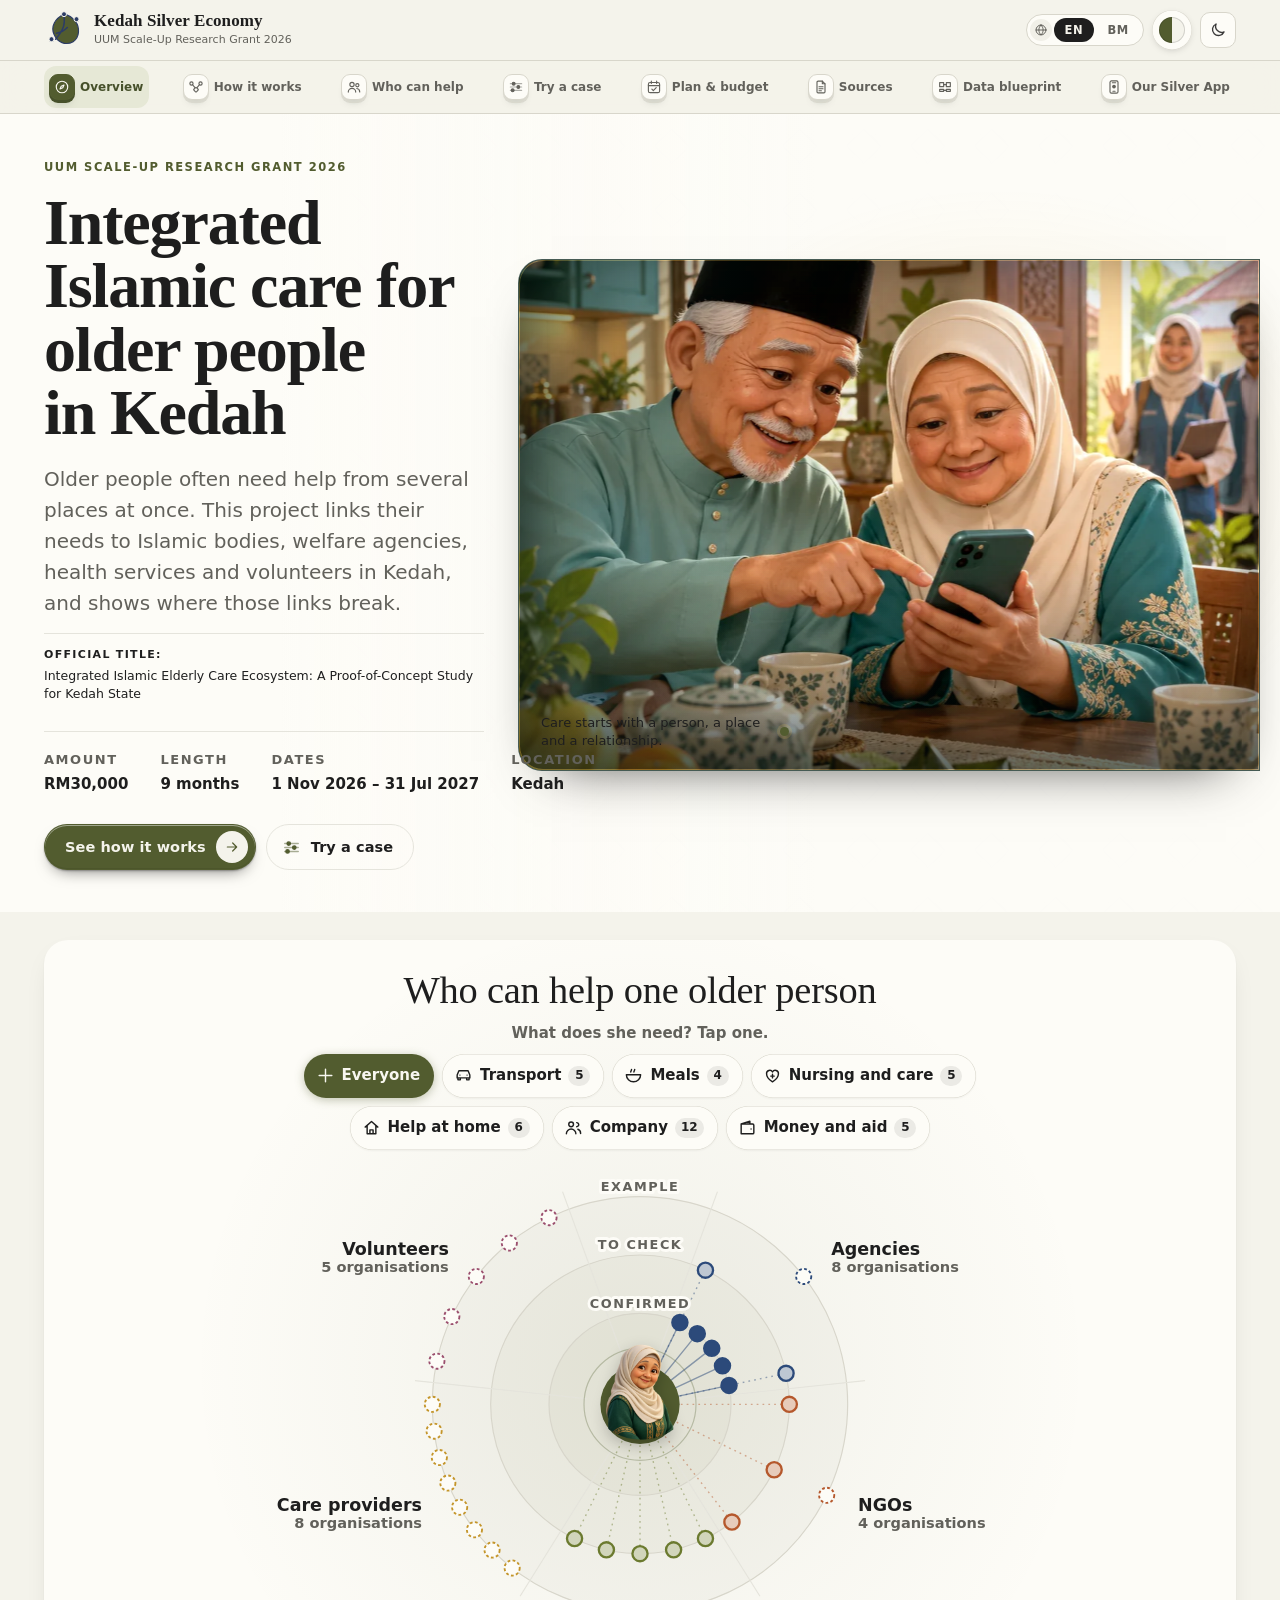
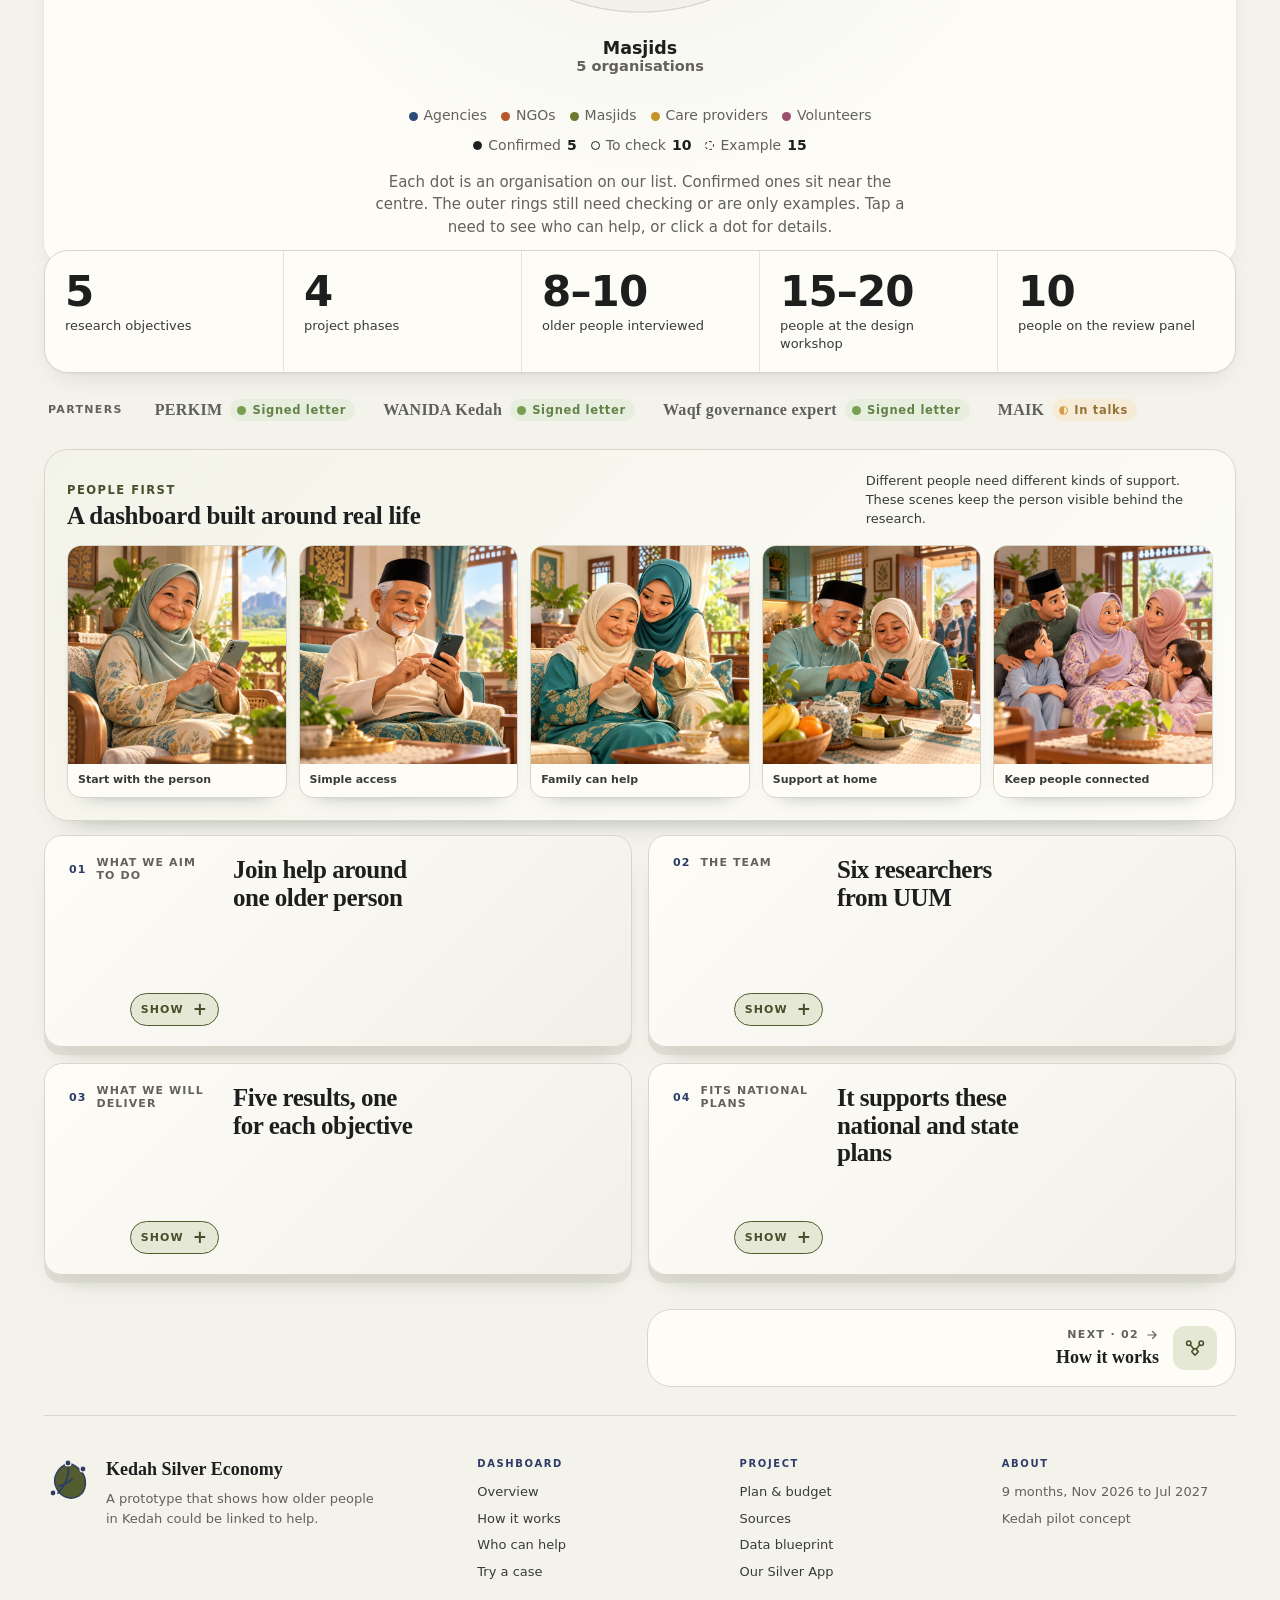
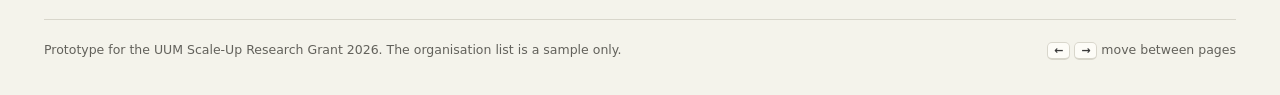
<file: index.html>
﻿<!doctype html>
<html lang="en">
<head>
<meta charset="utf-8">
<meta name="viewport" content="width=device-width,initial-scale=1,viewport-fit=cover">
<link rel="icon" href="assets/art/codex-crest.svg" type="image/svg+xml">
<title>Kedah Silver Economy</title>
<meta name="description" content="Integrated Islamic care for older people in Kedah. UUM Scale-Up Research Grant 2026.">
<script>try{var lk=localStorage.getItem('kse-look');if(lk&&lk!=='padi')document.documentElement.setAttribute('data-look',lk)}catch(e){}try{var t=localStorage.getItem('kse-theme');if(t==='dark'||t==='light')document.documentElement.setAttribute('data-theme',t)}catch(e){}</script>
<link rel="preconnect" href="https://fonts.googleapis.com">
<link rel="preconnect" href="https://fonts.gstatic.com" crossorigin>
<link rel="stylesheet" href="https://fonts.googleapis.com/css2?family=Bricolage+Grotesque:opsz,wdth,wght@12..96,75..100,300..800&family=Onest:wght@400;500;600;700&display=swap">
<link rel="stylesheet" href="assets/css/kse.css?v=20261004i"><link rel="stylesheet" href="assets/css/kse-palette.css?v=20261004d"><link rel="stylesheet" href="assets/css/kse-themes.css?v=20261004d">
<script src="assets/js/kse-data.js?v=20261003d"></script>
</head>
<body data-page="overview">
<script src="assets/js/kse-shell.js?v=20261004h"></script>

<main id="main">
  <section class="band hero">
    <div class="wrap hero-grid">
      <div class="hero-copy">
        <p class="eyebrow" data-i18n="eyebrow">UUM Scale-Up Research Grant 2026</p>
        <h1 data-i18n="title">Integrated Islamic care for older people in Kedah</h1>
        <p class="lede" data-i18n="lede">Older people often need help from several places at once. This project links their needs to Islamic bodies, welfare agencies, health services and volunteers in Kedah, and shows where those links break.</p>
        <p class="official"><span data-i18n="officialLabel">Official title:</span> <span>Integrated Islamic Elderly Care Ecosystem: A Proof-of-Concept Study for Kedah State</span></p>
        <dl class="hero-meta">
          <div><dt data-i18n="metaAsk">Amount</dt><dd>RM30,000</dd></div>
          <div><dt data-i18n="metaDur">Length</dt><dd data-i18n="metaDurV">9 months</dd></div>
          <div><dt data-i18n="metaPeriod">Dates</dt><dd>1 Nov 2026 – 31 Jul 2027</dd></div>
          <div><dt data-i18n="metaSite">Location</dt><dd>Kedah</dd></div>
        </dl>
        <div class="actions">
          <a class="btn btn-gold" href="ecosystem.html"><span data-i18n="ctaWalk">See how it works</span><span class="btn-ic"><svg viewBox="0 0 24 24" aria-hidden="true"><path d="M5 12h13M13 6l6 6-6 6"/></svg></span></a>
          <a class="btn btn-ghost" href="scenario.html"><span class="btn-ai" data-icon="scenario"></span><span data-i18n="ctaScenario">Try a case</span></a>
        </div>
      </div>
      <figure class="hero-scene" data-scene>
        <div class="scene-glow" aria-hidden="true"></div>
        <div class="scene-image"><img src="assets/img/hero-couple.webp" alt="An older Malay couple share tea and look at a phone together in their Kedah home" /></div>
        <figcaption class="scene-caption"><span data-i18n="sceneCaption">Care starts with a person, a place and a relationship.</span><span class="scene-pulse" aria-hidden="true"></span></figcaption>
      </figure>
    </div>
  </section>

  <section class="wrap map-wrap" aria-labelledby="consTitle">
      <figure class="cons map-card">
        <p class="cons-title" id="consTitle" data-i18n="consTitle">Who can help one older person</p>
        <div class="need-bar" id="needBar"></div>
        <svg id="constellation" viewBox="-300 -206 600 452" role="group"></svg>
        <div class="need-out" id="needOut" aria-live="polite" hidden></div>
        <div class="cons-legend" id="consLegend"></div>
        <figcaption data-i18n="consCap">Each dot is an organisation on our list. Confirmed ones sit near the centre. The outer rings still need checking or are only examples. Tap a need to see who can help, or click a dot for details.</figcaption>
      </figure>
  </section>

  <div class="wrap">
    <div class="kpis">
      <div class="kpi"><b data-count="5">5</b><span data-i18n="kpi1">research objectives</span></div>
      <div class="kpi"><b data-count="4">4</b><span data-i18n="kpi2">project phases</span></div>
      <div class="kpi"><b>8–10</b><span data-i18n="kpi3">older people interviewed</span></div>
      <div class="kpi"><b>15–20</b><span data-i18n="kpi4">people at the design workshop</span></div>
      <div class="kpi"><b data-count="10">10</b><span data-i18n="kpi5">people on the review panel</span></div>
    </div>
    <div class="partners">
      <span class="label" data-i18n="partnersLabel">Partners</span>
      <ul class="partner-list" id="partnerList"></ul>
    </div>
    <section class="dashboard-gallery-block" aria-labelledby="peopleGalleryTitle">
      <div class="gallery-heading"><div><p class="eyebrow" data-i18n="imgPeopleEyebrow">People first</p><h2 id="peopleGalleryTitle" data-i18n="imgPeopleTitle">A dashboard built around real life</h2></div><p data-i18n="imgPeopleBody">Different people need different kinds of support. These scenes keep the person visible behind the research.</p></div>
      <div class="dashboard-gallery dashboard-gallery--five">
        <figure><img src="assets/img/dashboard-01-welcome-elder-woman.webp" loading="lazy" decoding="async" alt="An older Malay woman smiles while using a smartphone at home"><figcaption>Start with the person</figcaption></figure>
        <figure><img src="assets/img/dashboard-02-welcome-elder-man.webp" loading="lazy" decoding="async" alt="An older Malay man smiles while using a smartphone at home"><figcaption>Simple access</figcaption></figure>
        <figure><img src="assets/img/dashboard-03-family-support.webp" loading="lazy" decoding="async" alt="An older Malay woman and her daughter explore support options together"><figcaption>Family can help</figcaption></figure>
        <figure><img src="assets/img/dashboard-04-elder-couple.webp" loading="lazy" decoding="async" alt="An older Malay couple look at a smartphone together at home"><figcaption>Support at home</figcaption></figure>
        <figure><img src="assets/img/dashboard-16-family-circle.webp" loading="lazy" decoding="async" alt="A multigenerational family listens to an older woman at home"><figcaption>Keep people connected</figcaption></figure>
      </div>
    </section>
  </div>


  <div class="wrap overview-actions">
    <section class="overview-button-grid" aria-label="Overview sections">
      <details class="home-drawer">
            <summary><span><b>01</b><span data-i18n="objectivesLabel">What we aim to do</span></span><strong role="heading" aria-level="2" data-i18n="caseTitle">Join help around one older person</strong><i class="drawer-toggle" aria-hidden="true"><b></b></i></summary>
            <div class="drawer-body"><div class="shead">
                            <p data-i18n="caseSub">We connect agencies so one person can get the right help.</p>
            </div>
            <div class="case">
              <article class="card gap-card">
                <p class="label" data-i18n="problemTag">The problem</p>
                <blockquote data-i18n="problemQuote">An older person may need several kinds of help at once, but each agency only handles its own part.</blockquote>
                <p data-i18n="problemBody">Kedah already has the right agencies and programmes. What is missing is a clear link between them. Needs get missed when a referral, a rule or a lack of staff gets in the way.</p>
              </article>
              <article class="card resp-card">
                <p class="label label-paddy" data-i18n="responseTag">Our plan</p>
                <h3 data-i18n="responseTitle">Five steps, from problem to tested model</h3>
                <p data-i18n="responseBody">We map who does what, listen to older people, design a model with the agencies, then test it with experts and a small trial.</p>
                <ol class="steps5">
                  <li><b data-i18n="step1">Map</b><span data-i18n="step1s">Who does what now</span></li>
                  <li><b data-i18n="step2">Listen</b><span data-i18n="step2s">What older people need</span></li>
                  <li><b data-i18n="step3">Design</b><span data-i18n="step3s">A shared model</span></li>
                  <li><b data-i18n="step4">Test</b><span data-i18n="step4s">Experts and a small trial</span></li>
                  <li><b data-i18n="step5">Improve</b><span data-i18n="step5s">Ready for other states</span></li>
                </ol>
              </article>
            </div>
            <div class="why3" id="why"></div></div>
            </details>
      <details class="home-drawer">
            <summary><span><b>02</b><span data-i18n="teamEyebrow">The team</span></span><strong role="heading" aria-level="2" data-i18n="teamTitle">Six researchers from UUM</strong><i class="drawer-toggle" aria-hidden="true"><b></b></i></summary>
            <div class="drawer-body"><div class="shead">
                            <p data-i18n="teamSub">From the School of Economics, Finance and Banking (SEFB). The team has studied ageing in Malaysia for over ten years.</p>
            </div>
            <ul class="people" id="team"></ul>
            <h3 class="track-head" data-i18n="trackTitle">Built on four earlier studies. The three with a sample size covered 2,966 people.</h3>
            <ul class="track" id="track"></ul></div>
            </details>
      <details class="home-drawer">
            <summary><span><b>03</b><span data-i18n="pitchEyebrow">What we will deliver</span></span><strong role="heading" aria-level="2" data-i18n="pitchTitle">Five results, one for each objective</strong><i class="drawer-toggle" aria-hidden="true"><b></b></i></summary>
            <div class="drawer-body"><div class="shead">
              <p data-i18n="pitchSub">Each result is ready at the end of its phase.</p>
            </div>
            <ol class="outputs">
              <li class="output"><div class="output-top"><span class="output-no">01</span><span class="due" data-i18n="due3">By month 3</span></div><h3 data-i18n="o1title">Map of current services</h3><p data-i18n="o1body">Who is active, what they offer, how they connect and where the gaps are.</p></li>
              <li class="output"><div class="output-top"><span class="output-no">02</span><span class="due" data-i18n="due5">By month 5</span></div><h3 data-i18n="o2title">Needs of older people</h3><p data-i18n="o2body">Main themes from interviews with 8–10 Muslim older people.</p></li>
              <li class="output"><div class="output-top"><span class="output-no">03</span><span class="due" data-i18n="due7">By month 7</span></div><h3 data-i18n="o3title">Joint care model</h3><p data-i18n="o3body">A model built with the agencies that links Islamic support, health care and the community.</p></li>
              <li class="output"><div class="output-top"><span class="output-no">04</span><span class="due" data-i18n="due8">Month 8</span></div><h3 data-i18n="o4title">Expert review report</h3><p data-i18n="o4body">Expert scores and comments on whether the model is relevant, workable and ready to use.</p></li>
              <li class="output"><div class="output-top"><span class="output-no">05</span><span class="due" data-i18n="due9">Month 9</span></div><h3 data-i18n="o5title">Final model and plan</h3><p data-i18n="o5body">An improved model and a plan for using it outside Kedah.</p></li>
            </ol>
            <div class="impact">
              <p class="label" data-i18n="impactTag">Our aim</p>
              <p class="impact-title">Kesejahteraan insan</p>
              <p data-i18n="impactBody">Care for older people that is better linked, fits their faith and culture, and lasts.</p>
            </div></div>
            </details>
      <details class="home-drawer">
            <summary><span><b>04</b><span data-i18n="plansEyebrow">Fits national plans</span></span><strong role="heading" aria-level="2" data-i18n="plansTitle">It supports these national and state plans</strong><i class="drawer-toggle" aria-hidden="true"><b></b></i></summary>
            <div class="drawer-body"><div class="shead">
              <p data-i18n="plansSub">As ticked and stated in the application form.</p>
            </div>
            <ul class="plans" id="plans"></ul></div>
            </details>
    </section>
  </div>
</main>

<script src="assets/js/kse-viz.js?v=20261004e"></script>
<script src="assets/js/kse-pages.js?v=20261004e"></script>
</body>
</html>
</file>
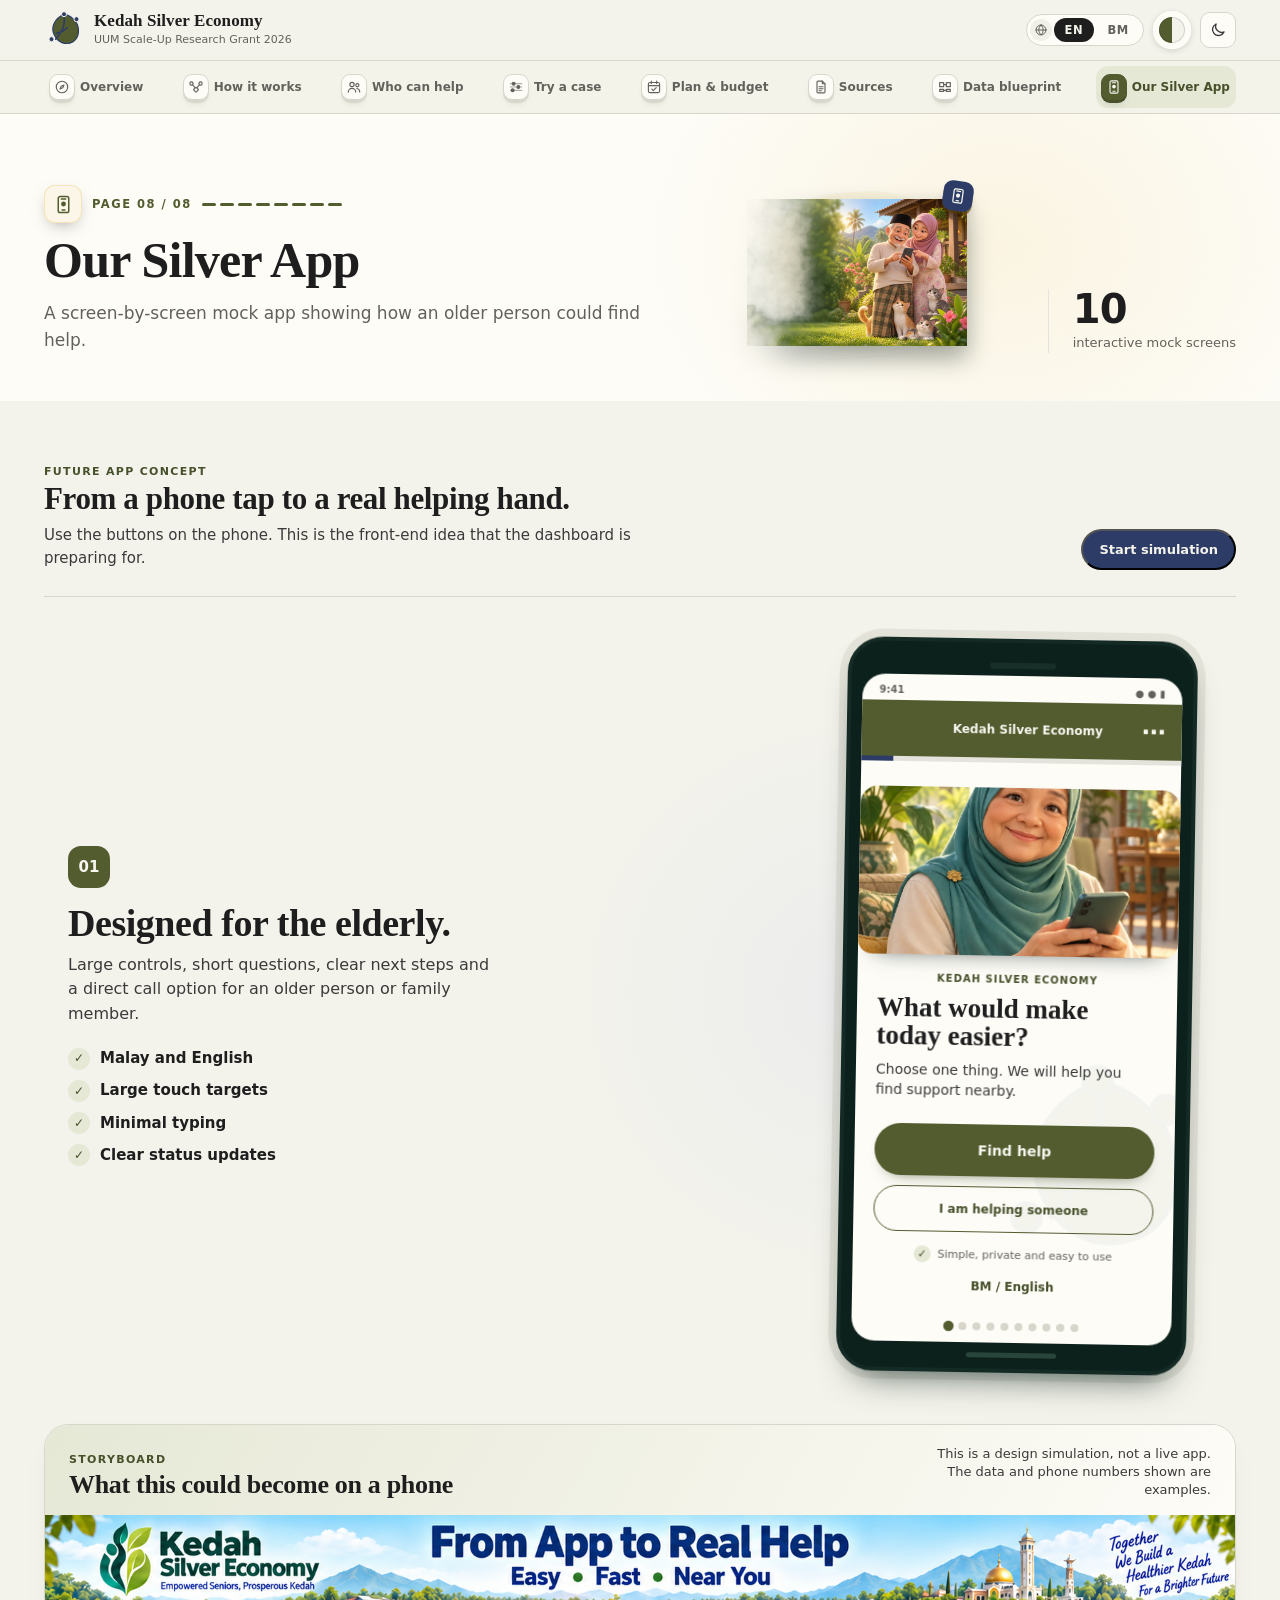
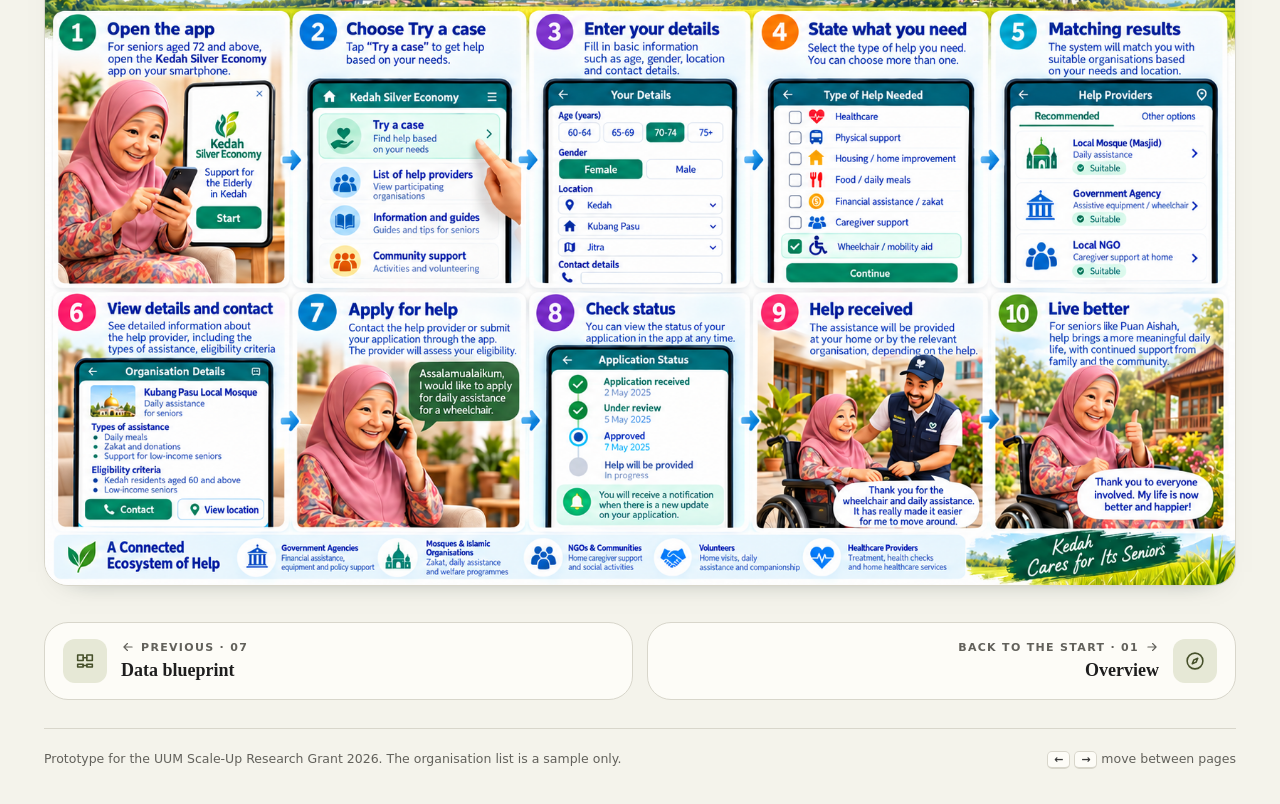
<file: app.html>
﻿<!doctype html>
<html lang="en">
<head>
<meta charset="utf-8"><meta name="viewport" content="width=device-width,initial-scale=1,viewport-fit=cover">
<link rel="icon" href="assets/art/codex-crest.svg" type="image/svg+xml">
<title>Our Silver App · Kedah Silver Economy</title>
<meta name="description" content="A screen-by-screen mock app showing how an older person could find help.">
<script>try{var lk=localStorage.getItem('kse-look');if(lk&&lk!=='padi')document.documentElement.setAttribute('data-look',lk)}catch(e){}try{var t=localStorage.getItem('kse-theme');if(t==='dark'||t==='light')document.documentElement.setAttribute('data-theme',t)}catch(e){}</script>
<link rel="preconnect" href="https://fonts.googleapis.com"><link rel="preconnect" href="https://fonts.gstatic.com" crossorigin>
<link rel="stylesheet" href="https://fonts.googleapis.com/css2?family=Bricolage+Grotesque:opsz,wdth,wght@12..96,75..100,300..800&family=Onest:wght@400;500;600;700&display=swap">
<link rel="stylesheet" href="assets/css/kse.css?v=20261004i"><link rel="stylesheet" href="assets/css/kse-palette.css?v=20261004d"><link rel="stylesheet" href="assets/css/kse-themes.css?v=20261004d"><script src="assets/js/kse-data.js?v=20261003d"></script>
</head>
<body data-page="app"><script src="assets/js/kse-shell.js?v=20261004h"></script>
<main id="main">
  <section class="band pagehead"><div class="wrap pagehead-grid">
    <div><p class="step" data-step></p><h1 data-i18n="appTitle">Our Silver App</h1><p class="lede" data-i18n="appLede">A screen-by-screen mock app showing how an older person could find help.</p></div>
    <div class="headstat"><b data-count="10">10</b><span data-i18n="appStat">interactive mock screens</span></div>
  </div></section>
  <div class="wrap"><section class="section app-section">
    <div class="app-intro"><div><p class="label label-paddy" data-i18n="appBadge">FUTURE APP CONCEPT</p><h2 data-i18n="appIntroTitle">From a phone tap to a real helping hand.</h2><p data-i18n="appIntroBody">Use the buttons on the phone. This is the front-end idea that the dashboard is preparing for.</p></div><button class="button button-gold" type="button" id="appLaunch" data-i18n="appLaunch">Start simulation</button></div>
    <div class="app-lab">
      <div class="app-story"><span class="app-story-no">01</span><h2 data-i18n="appStoryTitle">Designed for the elderly.</h2><p data-i18n="appStoryBody">Large controls, short questions, clear next steps and a direct call option for an older person or family member.</p><ul><li data-i18n="appStoryPoint1">Malay and English</li><li data-i18n="appStoryPoint2">Large touch targets</li><li data-i18n="appStoryPoint3">Minimal typing</li><li data-i18n="appStoryPoint4">Clear status updates</li></ul></div>
      <div class="phone-mock" aria-label="Interactive mock Silver Economy app">
        <div class="phone-hardware"><span class="phone-speaker"></span></div><div class="phone-screen"><div class="mock-watermark" aria-hidden="true"><svg viewBox="0 0 48 48"><path d="M24 5C13 10 8 20 12 29c4 10 14 14 23 9 8-5 8-17 3-24C34 9 29 6 24 5Z"/><path d="M14 35c7-8 12-16 10-28M15 28c5-1 9-3 13-7"/><circle cx="9" cy="35" r="3"/><circle cx="39" cy="11" r="3"/><circle cx="24" cy="5" r="3"/></svg></div>
          <div class="mock-status"><span>9:41</span><span>● ● ▮</span></div>
          <div class="mock-appbar"><button class="mock-back" id="appScreenBack" aria-label="Go back" type="button">‹</button><span>Kedah Silver Economy</span><span class="mock-menu" aria-hidden="true">⋯</span></div>
          <div class="mock-progress"><i id="appProgress"></i></div>
          <div class="mock-screens" id="appScreens" aria-live="polite">
            <section class="mock-screen mock-home is-active" data-screen="0"><div class="mock-home-badge" data-i18n="appWelcomePill">WELCOME</div><img class="mock-welcome-art" src="assets/img/silver-app-welcome.webp" alt="A smiling older woman using the Silver Economy app at home"><p class="mock-kicker">KEDAH SILVER ECONOMY</p><h3 data-i18n="appWelcomeTitle">What would make today easier?</h3><p data-i18n="appWelcomeBody">Choose one thing. We will help you find support nearby.</p><button class="mock-primary" data-app-next data-i18n="appWelcomeCta" type="button">Find help</button><button class="mock-secondary" data-app-next data-i18n="appWelcomeFamily" type="button">I am helping someone</button><div class="mock-home-trust"><span>✓</span><span data-i18n="appWelcomeTrust">Simple, private and easy to use</span></div><button class="mock-text" data-app-lang type="button">BM / English</button></section>
            <section class="mock-screen" data-screen="1"><p class="mock-kicker">2 / 10 · <span data-i18n="appProfileTitle">Your details</span></p><h3 data-i18n="appProfileTitle">Your details</h3><p data-i18n="appProfileBody">A few simple details help us find nearby support.</p><label>Age range<select><option>60–64</option><option>65–69</option><option>70–74</option><option>75+</option></select></label><label>Area<select><option>Kota Setar</option><option>Kubang Pasu</option><option>Langkawi</option></select></label><button class="mock-primary" data-app-next type="button">Next</button></section>
            <section class="mock-screen" data-screen="2"><p class="mock-kicker">3 / 10 · <span data-i18n="appNeedTitle">Your needs</span></p><h3 data-i18n="appNeedTitle">What do you need?</h3><p data-i18n="appNeedBody">Choose one or more.</p><div class="mock-choices"><button class="is-selected" type="button">☑ Home care</button><button type="button">☐ Transport</button><button type="button">☐ Food / daily needs</button><button type="button">☐ Financial support</button><button type="button">☐ Someone to talk to</button></div><button class="mock-primary" data-app-next type="button">See possible help</button></section>
            <section class="mock-screen" data-screen="3"><p class="mock-kicker">4 / 10 · <span data-i18n="appMatchTitle">Possible matches</span></p><h3 data-i18n="appMatchTitle">Possible matches</h3><p data-i18n="appMatchBody">Based on your answers.</p><div class="mock-provider"><b>PAWE Kota Setar</b><small>Activities · peer support</small><span class="mock-confirmed">✓ Confirmed</span></div><div class="mock-provider"><b>JKM Kedah</b><small>Assessment · referrals</small><span class="mock-check">◐ To check</span></div><button class="mock-primary" data-app-next type="button">View details</button></section>
            <section class="mock-screen" data-screen="4"><p class="mock-kicker">5 / 10 · <span data-i18n="appProviderTitle">Provider details</span></p><h3>PAWE Kota Setar</h3><p data-i18n="appProviderBody">Check the service and contact details.</p><div class="mock-detail"><b>Social activities and peer support</b><span>Alor Setar · Mon–Fri</span><span>04-700 2014 · Sample number</span></div><button class="mock-call" type="button">☎ Call this contact</button><button class="mock-primary" data-app-next type="button">Start a referral</button></section>
            <section class="mock-screen" data-screen="5"><p class="mock-kicker">6 / 10 · <span data-i18n="appStatusTitle">Application status</span></p><h3 data-i18n="appStatusTitle">Application status</h3><p data-i18n="appStatusBody">Your referral stays visible here.</p><ol class="mock-timeline"><li class="done">Request received<small>Today</small></li><li class="done">Provider contacted<small>Pending reply</small></li><li>Help arranged<small>We will notify you</small></li></ol><button class="mock-primary" data-app-next data-i18n="appStatusContinue" type="button">Continue</button><button class="mock-text" data-app-reset data-i18n="appReset" type="button">Start again</button></section>
            <section class="mock-screen" data-screen="6"><p class="mock-kicker">7 / 10 · Help received</p><h3>Help received</h3><p>Your selected support is on its way.</p><div class="mock-detail"><b>Wheelchair support</b><span>Provider confirmed your request.</span><span>Delivery arranged with your family.</span></div><button class="mock-primary" data-app-next type="button">Continue</button></section>
            <section class="mock-screen" data-screen="7"><p class="mock-kicker">8 / 10 · Follow-up</p><h3>Stay updated</h3><p>Keep your request and messages in one place.</p><ol class="mock-timeline"><li class="done">Help arranged<small>Today</small></li><li>Follow-up call<small>Next week</small></li><li>Check-in complete<small>We will remind you</small></li></ol><button class="mock-primary" data-app-next type="button">Continue</button></section>
            <section class="mock-screen" data-screen="8"><p class="mock-kicker">9 / 10 · Family support</p><h3>Share with family</h3><p>A trusted family member can help follow the request.</p><div class="mock-detail"><b>Daughter added</b><span>Can view updates and provider messages.</span><span>Privacy remains under your control.</span></div><button class="mock-primary" data-app-next type="button">Continue</button></section>
            <section class="mock-screen" data-screen="9"><p class="mock-kicker">10 / 10 · A better day</p><h3>Live with more support</h3><p>Small steps can make everyday life safer and easier.</p><div class="mock-illustration mock-brand-lockup"><svg viewBox="0 0 48 48" aria-hidden="true"><path d="M24 5C13 10 8 20 12 29c4 10 14 14 23 9 8-5 8-17 3-24C34 9 29 6 24 5Z"/><path d="M14 35c7-8 12-16 10-28M15 28c5-1 9-3 13-7"/><circle cx="9" cy="35" r="3"/><circle cx="39" cy="11" r="3"/><circle cx="24" cy="5" r="3"/></svg></div><button class="mock-primary" data-app-reset type="button">Start again</button></section>
          </div>
          <div class="mock-dots" id="appDots"></div>
        </div><div class="phone-home"></div>
      </div>
    </div>
    <figure class="journey-poster app-poster"><div class="journey-poster-head"><div><p class="label label-paddy" data-i18n="appStoryboardLabel">Storyboard</p><h2 data-i18n="appStoryboardTitle">What this could become on a phone</h2></div><span data-i18n="appMockNote">This is a design simulation, not a live app. The data and phone numbers shown are examples.</span></div><img class="journey-bm" src="assets/img/elderly-help-journey.png?v=20260930a" alt="Malay storyboard showing an elderly woman using a future Kedah Silver Economy app"><img class="journey-en" src="assets/img/elderly-help-journey-en.png?v=20260930a" alt="English storyboard showing an elderly woman using a future Kedah Silver Economy app"></figure>
  </section></div>
</main>
<script src="assets/js/kse-viz.js"></script><script src="assets/js/kse-pages.js?v=20261003d"></script>
</body></html>
</file>
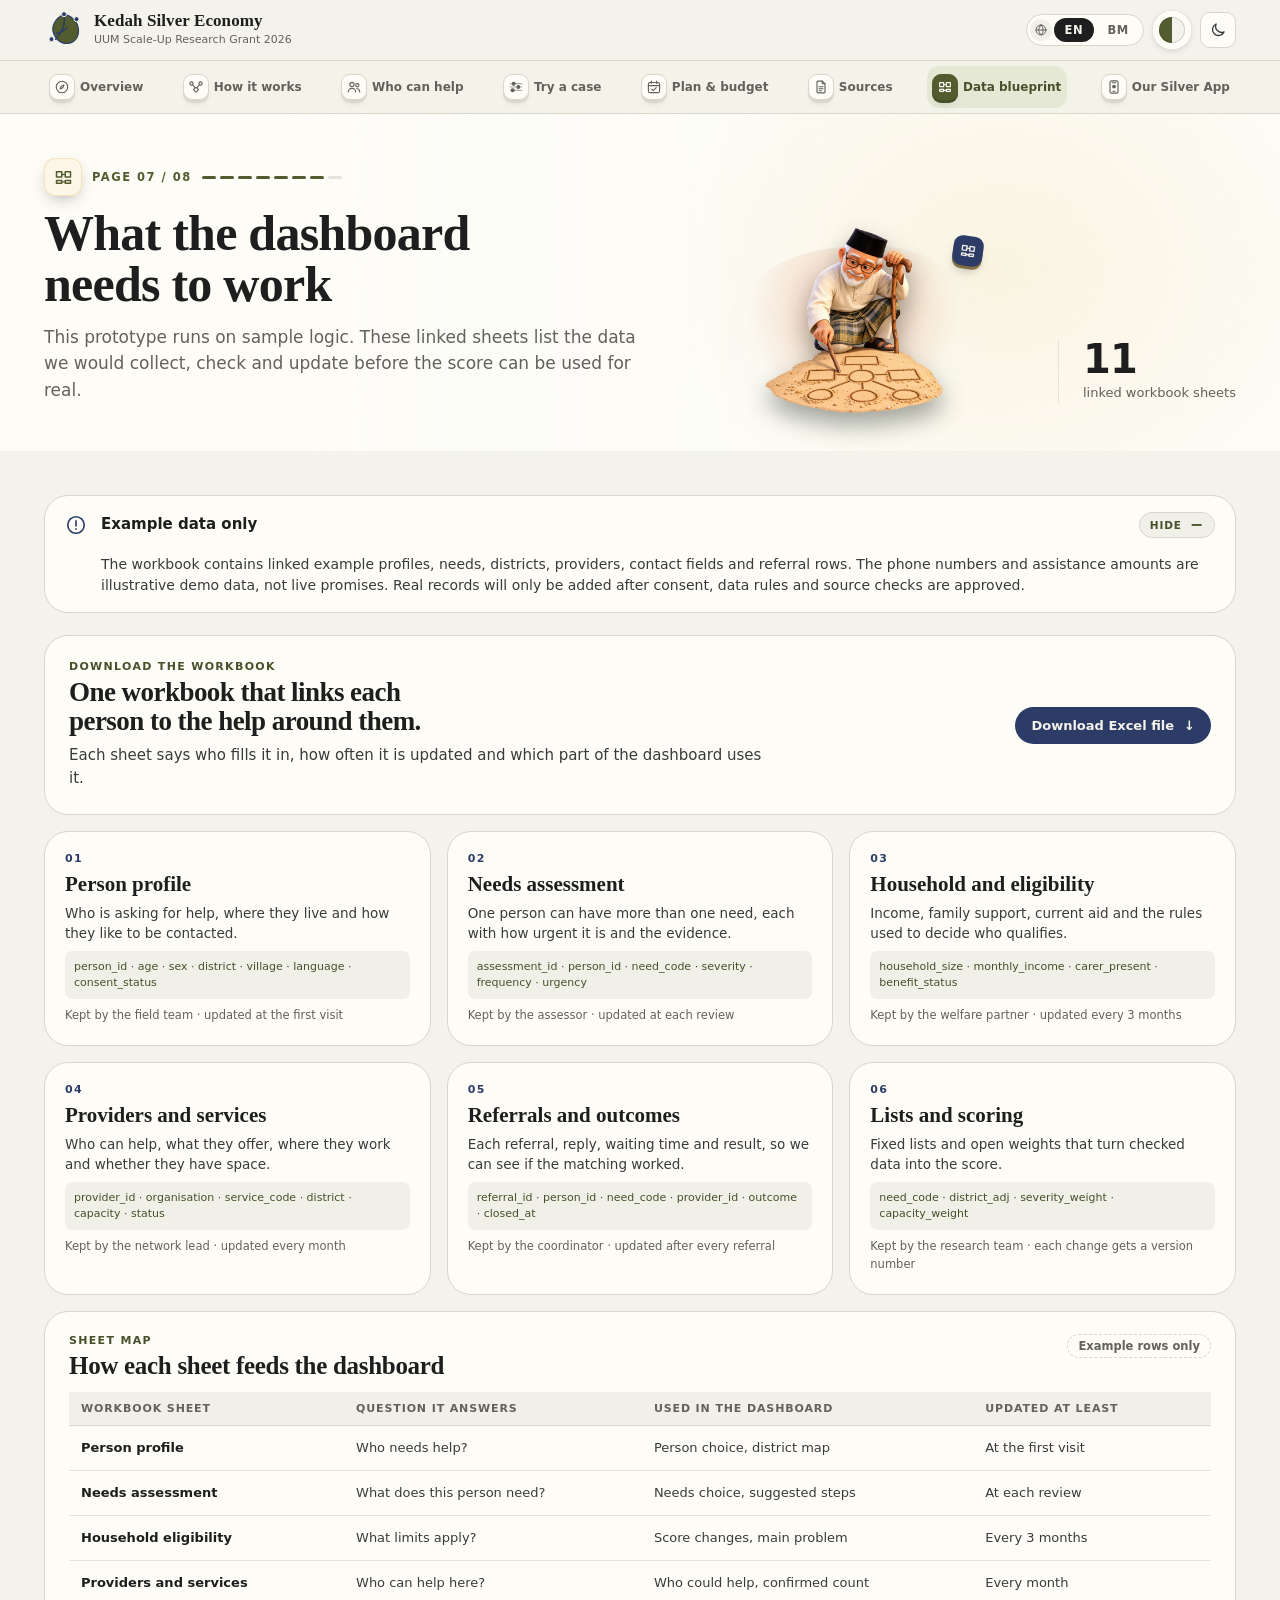
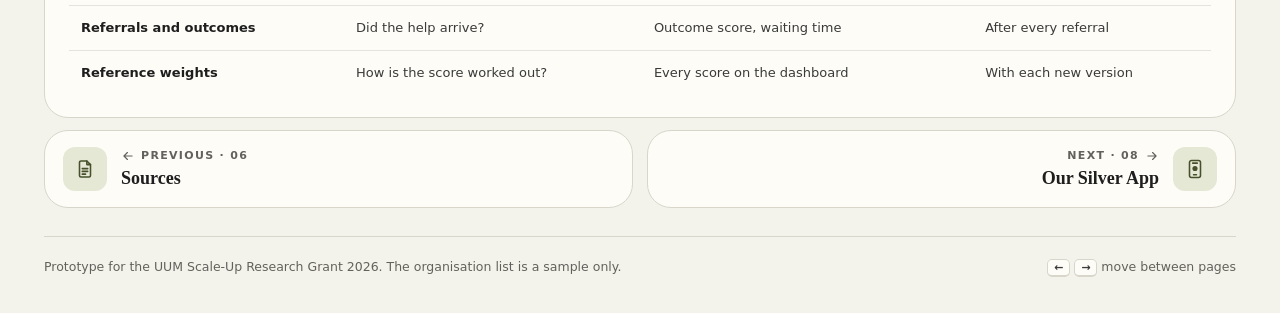
<file: data.html>
﻿<!doctype html>
<html lang="en">
<head>
<meta charset="utf-8"><meta name="viewport" content="width=device-width,initial-scale=1,viewport-fit=cover">
<link rel="icon" href="assets/art/codex-crest.svg" type="image/svg+xml">
<title>Data blueprint · Kedah Silver Economy</title>
<meta name="description" content="The data sheets and fields the Kedah Silver Economy dashboard needs before it can be used for real.">
<script>try{var lk=localStorage.getItem('kse-look');if(lk&&lk!=='padi')document.documentElement.setAttribute('data-look',lk)}catch(e){}try{var t=localStorage.getItem('kse-theme');if(t==='dark'||t==='light')document.documentElement.setAttribute('data-theme',t)}catch(e){}</script>
<link rel="preconnect" href="https://fonts.googleapis.com"><link rel="preconnect" href="https://fonts.gstatic.com" crossorigin>
<link rel="stylesheet" href="https://fonts.googleapis.com/css2?family=Bricolage+Grotesque:opsz,wdth,wght@12..96,75..100,300..800&family=Onest:wght@400;500;600;700&display=swap">
<link rel="stylesheet" href="assets/css/kse.css?v=20261004i"><link rel="stylesheet" href="assets/css/kse-palette.css?v=20261004d"><link rel="stylesheet" href="assets/css/kse-themes.css?v=20261004d"><script src="assets/js/kse-data.js?v=20261003d"></script>
</head>
<body data-page="data"><script src="assets/js/kse-shell.js?v=20261004h"></script>
<main id="main">
  <section class="band pagehead"><div class="wrap pagehead-grid">
    <div>
      <p class="step" data-step></p>
      <h1 data-i18n="dpTitle">What the dashboard needs to work</h1>
      <p class="lede" data-i18n="dpLede">This prototype runs on sample logic. These linked sheets list the data we would collect, check and update before the score can be used for real.</p>
    </div>
    <div class="headstat"><b>11</b><span data-i18n="dpStat">linked workbook sheets</span></div>
  </div></section>

  <div class="wrap"><section class="section">
    <details class="notice notice-toggle" open>
      <summary><svg viewBox="0 0 24 24" aria-hidden="true"><circle cx="12" cy="12" r="9"/><path d="M12 7.5v5.5M12 16.2v.3"/></svg><b data-i18n="dpNoticeTitle">Example data only</b><i aria-hidden="true"><span></span></i></summary>
      <div class="notice-body"><span data-i18n="dpNoticeBody">The workbook contains linked example profiles, needs, districts, providers, contact fields and referral rows. The phone numbers and assistance amounts are illustrative demo data, not live promises. Real records will only be added after consent, data rules and source checks are approved.</span></div>
    </details>

    <div class="data-hero">
      <div>
        <p class="label label-paddy" data-i18n="dpHeroLabel">Download the workbook</p>
        <h2 data-i18n="dpHeroTitle">One workbook that links each person to the help around them.</h2>
        <p data-i18n="dpHeroBody">Each sheet says who fills it in, how often it is updated and which part of the dashboard uses it.</p>
      </div>
      <a class="button button-gold" href="assets/data/kedah-silver-data-blueprint.xlsx" download><span data-i18n="dpDownload">Download Excel file</span> <span aria-hidden="true">↓</span></a>
    </div>

    <div class="data-grid">
      <article class="card data-card"><span class="data-no">01</span><h3 data-i18n="dp1t">Person profile</h3><p data-i18n="dp1b">Who is asking for help, where they live and how they like to be contacted.</p><code>person_id · age · sex · district · village · language · consent_status</code><small data-i18n="dp1o">Kept by the field team · updated at the first visit</small></article>
      <article class="card data-card"><span class="data-no">02</span><h3 data-i18n="dp2t">Needs assessment</h3><p data-i18n="dp2b">One person can have more than one need, each with how urgent it is and the evidence.</p><code>assessment_id · person_id · need_code · severity · frequency · urgency</code><small data-i18n="dp2o">Kept by the assessor · updated at each review</small></article>
      <article class="card data-card"><span class="data-no">03</span><h3 data-i18n="dp3t">Household and eligibility</h3><p data-i18n="dp3b">Income, family support, current aid and the rules used to decide who qualifies.</p><code>household_size · monthly_income · carer_present · benefit_status</code><small data-i18n="dp3o">Kept by the welfare partner · updated every 3 months</small></article>
      <article class="card data-card"><span class="data-no">04</span><h3 data-i18n="dp4t">Providers and services</h3><p data-i18n="dp4b">Who can help, what they offer, where they work and whether they have space.</p><code>provider_id · organisation · service_code · district · capacity · status</code><small data-i18n="dp4o">Kept by the network lead · updated every month</small></article>
      <article class="card data-card"><span class="data-no">05</span><h3 data-i18n="dp5t">Referrals and outcomes</h3><p data-i18n="dp5b">Each referral, reply, waiting time and result, so we can see if the matching worked.</p><code>referral_id · person_id · need_code · provider_id · outcome · closed_at</code><small data-i18n="dp5o">Kept by the coordinator · updated after every referral</small></article>
      <article class="card data-card"><span class="data-no">06</span><h3 data-i18n="dp6t">Lists and scoring</h3><p data-i18n="dp6b">Fixed lists and open weights that turn checked data into the score.</p><code>need_code · district_adj · severity_weight · capacity_weight</code><small data-i18n="dp6o">Kept by the research team · each change gets a version number</small></article>
    </div>

    <div class="card data-table-wrap">
      <div class="data-table-head"><div><p class="label label-paddy" data-i18n="dpMapLabel">Sheet map</p><h2 data-i18n="dpMapTitle">How each sheet feeds the dashboard</h2></div><span class="demo-tag" data-i18n="dpMapTag">Example rows only</span></div>
      <div class="table-scroll"><table class="data-table">
        <thead><tr><th data-i18n="dpThSheet">Workbook sheet</th><th data-i18n="dpThQ">Question it answers</th><th data-i18n="dpThUse">Used in the dashboard</th><th data-i18n="dpThRef">Updated at least</th></tr></thead>
        <tbody>
          <tr><td data-i18n="dpSheet1">Person profile</td><td data-i18n="dpR1q">Who needs help?</td><td data-i18n="dpR1u">Person choice, district map</td><td data-i18n="dpR1r">At the first visit</td></tr>
          <tr><td data-i18n="dpSheet2">Needs assessment</td><td data-i18n="dpR2q">What does this person need?</td><td data-i18n="dpR2u">Needs choice, suggested steps</td><td data-i18n="dpR2r">At each review</td></tr>
          <tr><td data-i18n="dpSheet3">Household eligibility</td><td data-i18n="dpR3q">What limits apply?</td><td data-i18n="dpR3u">Score changes, main problem</td><td data-i18n="dpR3r">Every 3 months</td></tr>
          <tr><td data-i18n="dpSheet4">Providers and services</td><td data-i18n="dpR4q">Who can help here?</td><td data-i18n="dpR4u">Who could help, confirmed count</td><td data-i18n="dpR4r">Every month</td></tr>
          <tr><td data-i18n="dpSheet5">Referrals and outcomes</td><td data-i18n="dpR5q">Did the help arrive?</td><td data-i18n="dpR5u">Outcome score, waiting time</td><td data-i18n="dpR5r">After every referral</td></tr>
          <tr><td data-i18n="dpSheet6">Reference weights</td><td data-i18n="dpR6q">How is the score worked out?</td><td data-i18n="dpR6u">Every score on the dashboard</td><td data-i18n="dpR6r">With each new version</td></tr>
        </tbody>
      </table></div>
    </div>
  </section></div>
</main><script src="assets/js/kse-viz.js"></script><script src="assets/js/kse-pages.js?v=20261003d"></script>
</body></html>
</file>
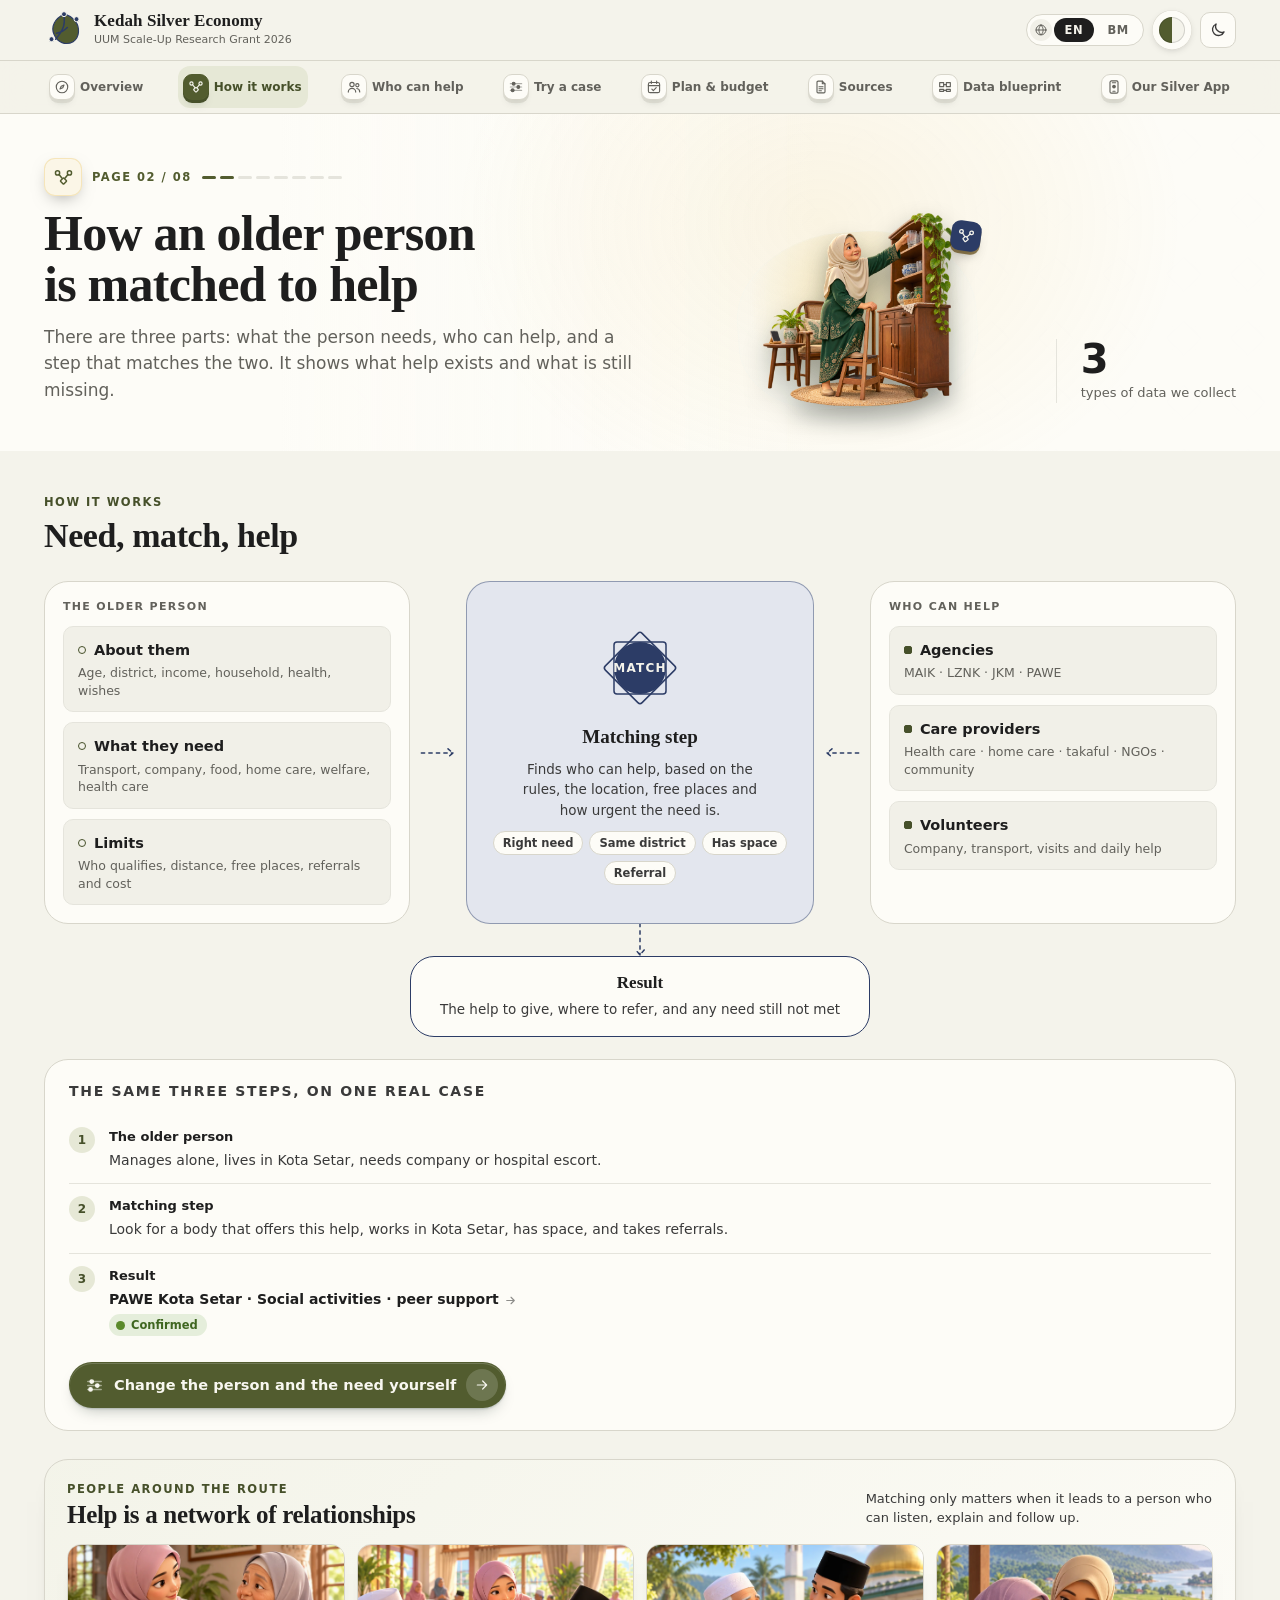
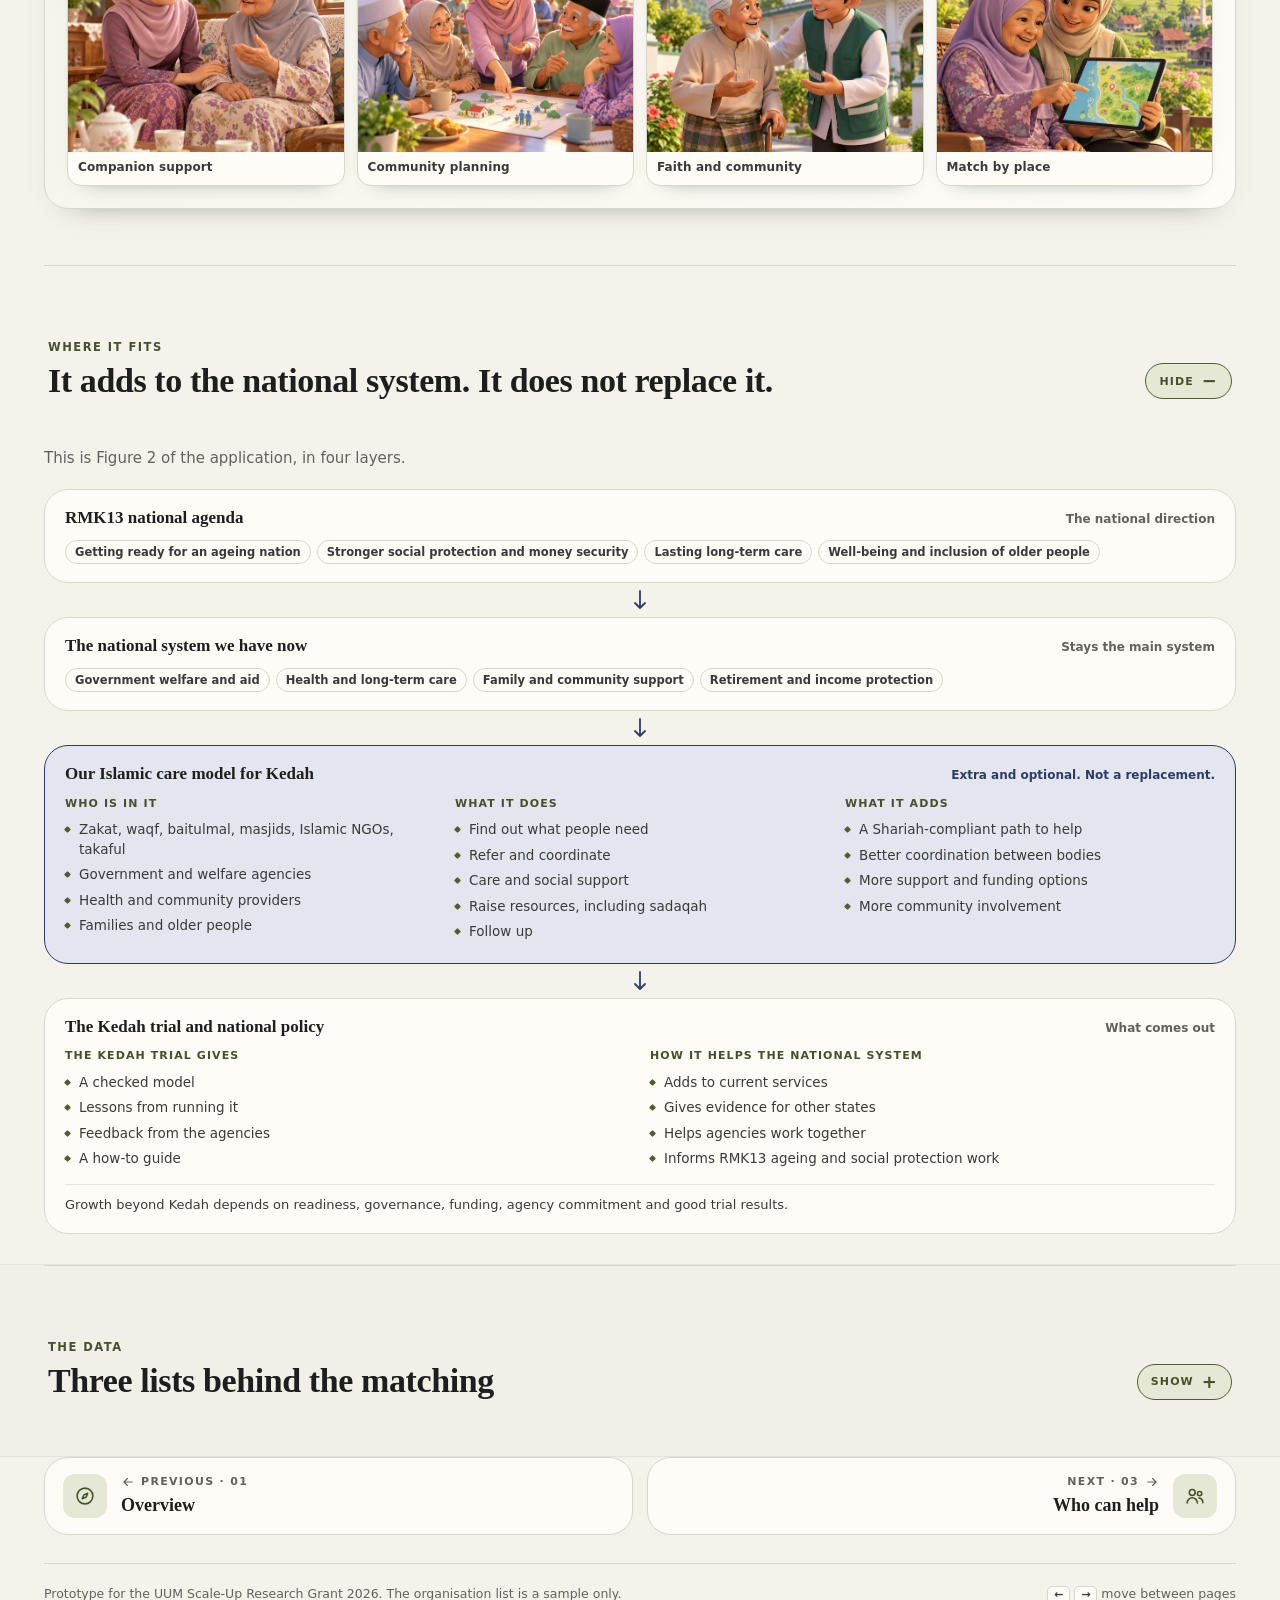
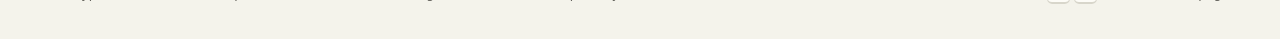
<file: ecosystem.html>
﻿<!doctype html>
<html lang="en">
<head>
<meta charset="utf-8">
<meta name="viewport" content="width=device-width,initial-scale=1,viewport-fit=cover">
<link rel="icon" href="assets/art/codex-crest.svg" type="image/svg+xml">
<title>How It Works · Kedah Silver Economy</title>
<meta name="description" content="How an older person's needs are matched to help, and the three lists of data behind it.">
<script>try{var lk=localStorage.getItem('kse-look');if(lk&&lk!=='padi')document.documentElement.setAttribute('data-look',lk)}catch(e){}try{var t=localStorage.getItem('kse-theme');if(t==='dark'||t==='light')document.documentElement.setAttribute('data-theme',t)}catch(e){}</script>
<link rel="preconnect" href="https://fonts.googleapis.com">
<link rel="preconnect" href="https://fonts.gstatic.com" crossorigin>
<link rel="stylesheet" href="https://fonts.googleapis.com/css2?family=Bricolage+Grotesque:opsz,wdth,wght@12..96,75..100,300..800&family=Onest:wght@400;500;600;700&display=swap">
<link rel="stylesheet" href="assets/css/kse.css?v=20261004i"><link rel="stylesheet" href="assets/css/kse-palette.css?v=20261004d"><link rel="stylesheet" href="assets/css/kse-themes.css?v=20261004d">
<script src="assets/js/kse-data.js?v=20261003d"></script>
</head>
<body data-page="ecosystem">
<script src="assets/js/kse-shell.js?v=20261004h"></script>

<main id="main">
  <section class="band pagehead">
    <div class="wrap pagehead-grid">
      <div>
        <p class="step" data-step></p>
        <h1 data-i18n="ecoTitle">How an older person is matched to help</h1>
        <p class="lede" data-i18n="ecoSub">There are three parts: what the person needs, who can help, and a step that matches the two. It shows what help exists and what is still missing.</p>
      </div>
      <div class="headstat"><b data-count="3">3</b><span data-i18n="ecoStat">types of data we collect</span></div>
    </div>
  </section>

  <div class="wrap">
    <section class="section">
      <div class="shead">
        <div><p class="eyebrow" data-i18n="flowEyebrow">How it works</p><h2 data-i18n="flowTitle">Need, match, help</h2></div>
      </div>
      <div class="flow">
        <div class="lane">
          <p class="lane-h" data-i18n="demand">The older person</p>
          <div class="enode"><strong data-i18n="profile">About them</strong><small data-i18n="profileSub">Age, district, income, household, health, wishes</small></div>
          <div class="enode"><strong data-i18n="needs">What they need</strong><small data-i18n="needsSub">Transport, company, food, home care, welfare, health care</small></div>
          <div class="enode"><strong data-i18n="context">Limits</strong><small data-i18n="contextSub">Who qualifies, distance, free places, referrals and cost</small></div>
        </div>
        <div class="arrow a0" aria-hidden="true"><svg viewBox="0 0 48 16"><path d="M4 8h38M36 3l6 5-6 5"/></svg></div>
        <div class="arrow a1" aria-hidden="true"><svg viewBox="0 0 48 16"><path d="M4 8h38M36 3l6 5-6 5"/></svg></div>
        <div class="engine" tabindex="0" role="button" aria-expanded="false" aria-describedby="engineHelp">
          <div class="engine-mark" aria-hidden="true">
            <svg viewBox="0 0 96 96"><rect class="sq" x="22" y="22" width="52" height="52" rx="3"/><rect class="sq" x="22" y="22" width="52" height="52" rx="3" transform="rotate(45 48 48)"/><circle class="ctr" cx="48" cy="48" r="26"/></svg>
            <span data-i18n="engineCircle">MATCH</span>
          </div>
          <h3 data-i18n="engineTitle">Matching step</h3>
          <p data-i18n="engineBody">Finds who can help, based on the rules, the location, free places and how urgent the need is.</p>
          <ul class="chips"><li data-i18n="chipNeed">Right need</li><li data-i18n="chipDistrict">Same district</li><li data-i18n="chipCapacity">Has space</li><li data-i18n="chipReferral">Referral</li></ul>
          <div class="engine-popover" id="engineHelp" role="tooltip"><b data-i18n="engineTipTitle">What this box does</b><span data-i18n="engineTipBody">It turns a person’s needs into a short, explainable route to the organisations that can help.</span></div>
        </div>
        <div class="arrow a2" aria-hidden="true"><svg viewBox="0 0 48 16"><path d="M44 8H6M12 3 6 8l6 5"/></svg></div>
        <div class="lane lane-supply">
          <p class="lane-h" data-i18n="supply">Who can help</p>
          <div class="enode"><strong data-i18n="institutions">Agencies</strong><small>MAIK · LZNK · JKM · PAWE</small></div>
          <div class="enode"><strong data-i18n="providers">Care providers</strong><small data-i18n="providersSub">Health care · home care · takaful · NGOs · community</small></div>
          <div class="enode"><strong data-i18n="volunteers">Volunteers</strong><small data-i18n="volunteersSub">Company, transport, visits and daily help</small></div>
        </div>
        <div class="arrow a3" aria-hidden="true"><svg viewBox="0 0 48 16"><path d="M4 8h38M36 3l6 5-6 5"/></svg></div>
        <div class="result"><strong data-i18n="pathway">Result</strong><small data-i18n="pathwaySub">The help to give, where to refer, and any need still not met</small></div>
      </div>

      <div class="worked">
        <p class="label label-paddy" data-i18n="workedLabel">The same three steps, on one real case</p>
        <ol id="worked"></ol>
        <a class="btn btn-paddy" href="scenario.html"><span class="btn-ai" data-icon="scenario"></span><span data-i18n="workedGo">Change the person and the need yourself</span><span class="btn-ic"><svg viewBox="0 0 24 24" aria-hidden="true"><path d="M5 12h13M13 6l6 6-6 6"/></svg></span></a>
      </div>
      <div class="dashboard-gallery-block gallery-block-eco" aria-labelledby="ecosystemGalleryTitle">
        <div class="gallery-heading"><div><p class="eyebrow" data-i18n="imgEcoEyebrow">People around the route</p><h2 id="ecosystemGalleryTitle" data-i18n="imgEcoTitle">Help is a network of relationships</h2></div><p data-i18n="imgEcoBody">Matching only matters when it leads to a person who can listen, explain and follow up.</p></div>
        <div class="dashboard-gallery dashboard-gallery--four">
          <figure><img src="assets/img/dashboard-05-volunteer-companion.webp" loading="lazy" decoding="async" alt="A volunteer listens warmly to an older woman at home"><figcaption>Companion support</figcaption></figure>
          <figure><img src="assets/img/dashboard-06-community-group.webp" loading="lazy" decoding="async" alt="Older residents and a community facilitator plan support together"><figcaption>Community planning</figcaption></figure>
          <figure><img src="assets/img/dashboard-07-mosque-community.webp" loading="lazy" decoding="async" alt="An older man speaks with a community volunteer near a mosque garden"><figcaption>Faith and community</figcaption></figure>
          <figure><img src="assets/img/dashboard-17-kedah-map-community.webp" loading="lazy" decoding="async" alt="An older woman and facilitator explore a map on a tablet"><figcaption>Match by place</figcaption></figure>
        </div>
      </div>
    </section>

    <details class="section page-drawer" open>
      <summary class="shead page-drawer-summary">
        <div><p class="eyebrow" data-i18n="fitEyebrow">Where it fits</p><h2 data-i18n="fitTitle">It adds to the national system. It does not replace it.</h2></div>
        <span class="page-drawer-toggle" aria-hidden="true"><b></b><i></i></span>
      </summary>
      <div class="page-drawer-body">
        <p class="page-drawer-note" data-i18n="fitSub">This is Figure 2 of the application, in four layers.</p>
        <div class="fit" id="fit"></div>
      </div>
    </details>
  </div>

  <div class="tint">
    <div class="wrap">
      <details class="section page-drawer">
        <summary class="shead page-drawer-summary">
          <div><p class="eyebrow" data-i18n="dataEyebrow">The data</p><h2 data-i18n="dataTitle">Three lists behind the matching</h2></div>
          <span class="page-drawer-toggle" aria-hidden="true"><b></b><i></i></span>
        </summary>
        <div class="page-drawer-body">
          <p class="page-drawer-note" data-i18n="dataSub">These lists hold everything the matching step needs. In Phase 1 we fill them with checked data.</p>
          <div class="schema" id="schema"></div>
          <p class="footnote" data-i18n="dataNote">This dashboard uses sample records to show how it works. Records that still need checking, and example records, are clearly marked.</p>
        </div>
      </details>
    </div>
  </div>
</main>

<script src="assets/js/kse-viz.js"></script>
<script src="assets/js/kse-pages.js?v=20261003d"></script>
</body>
</html>
</file>
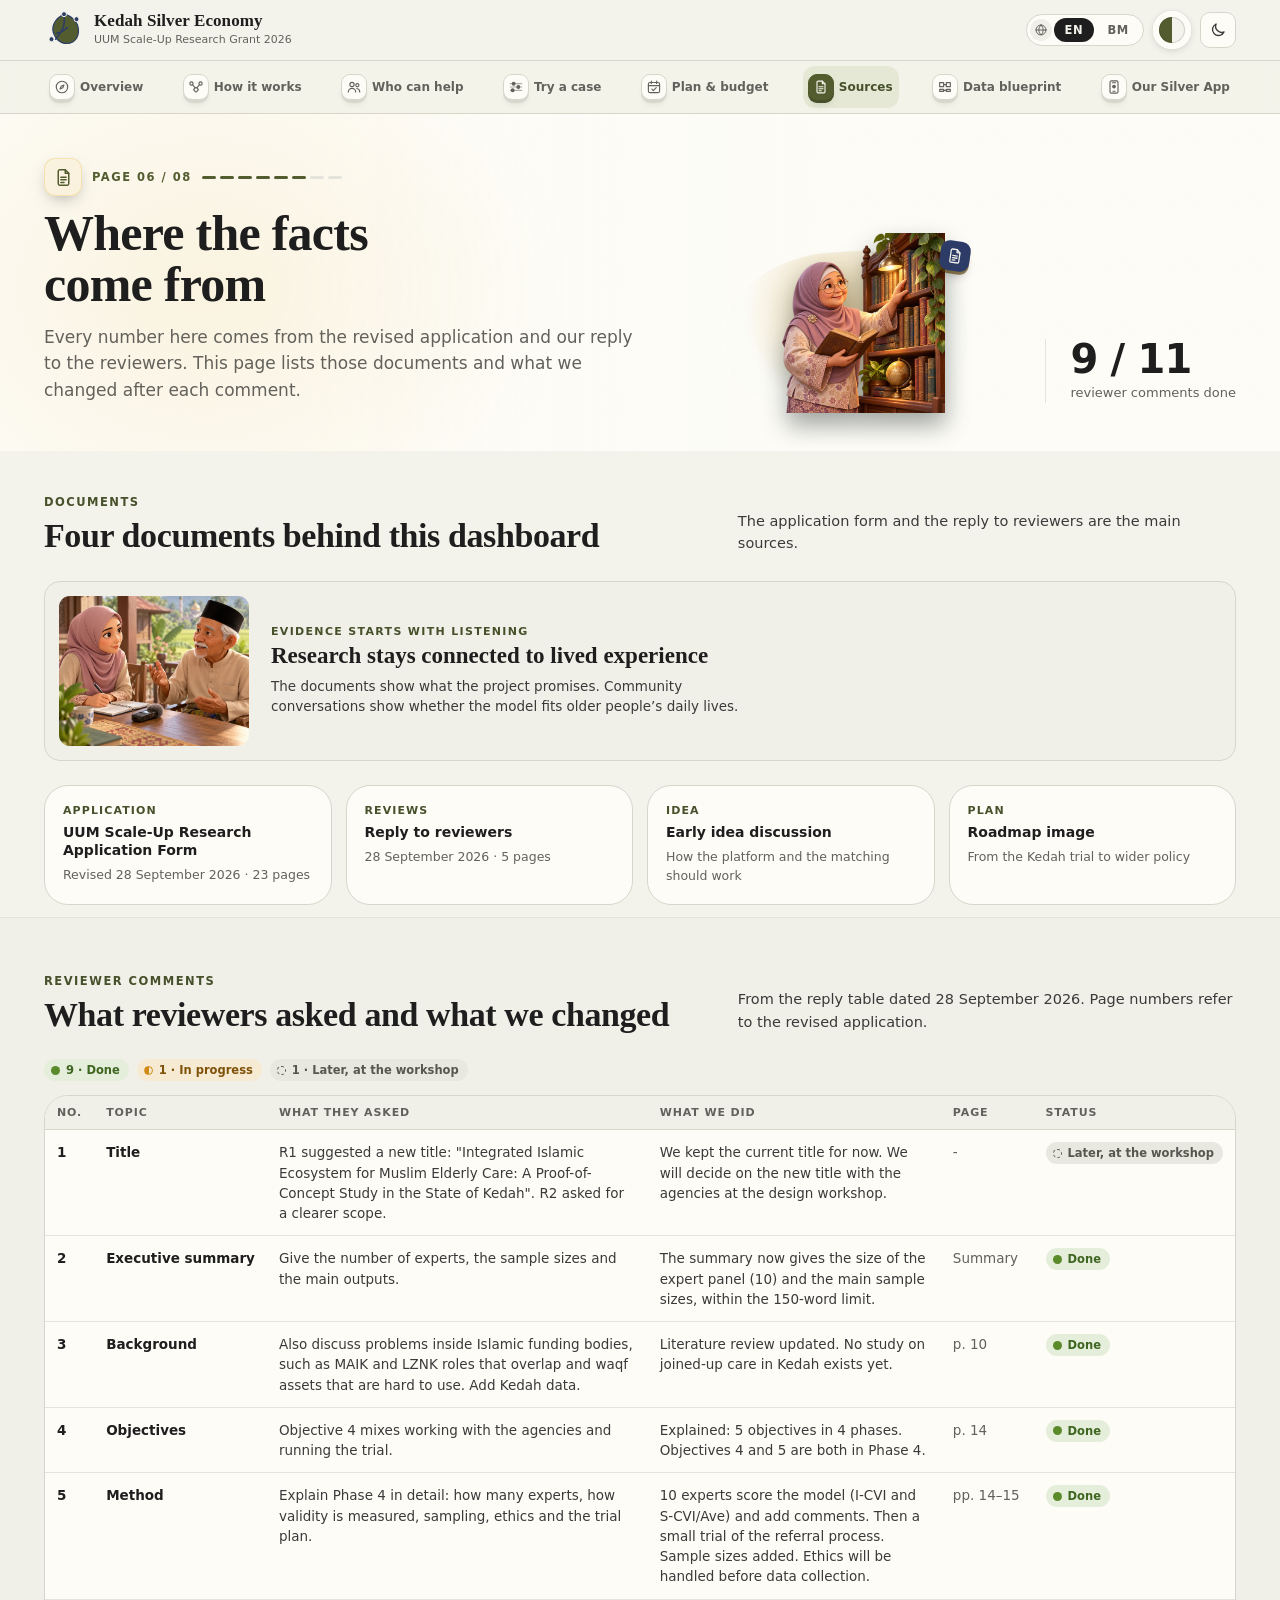
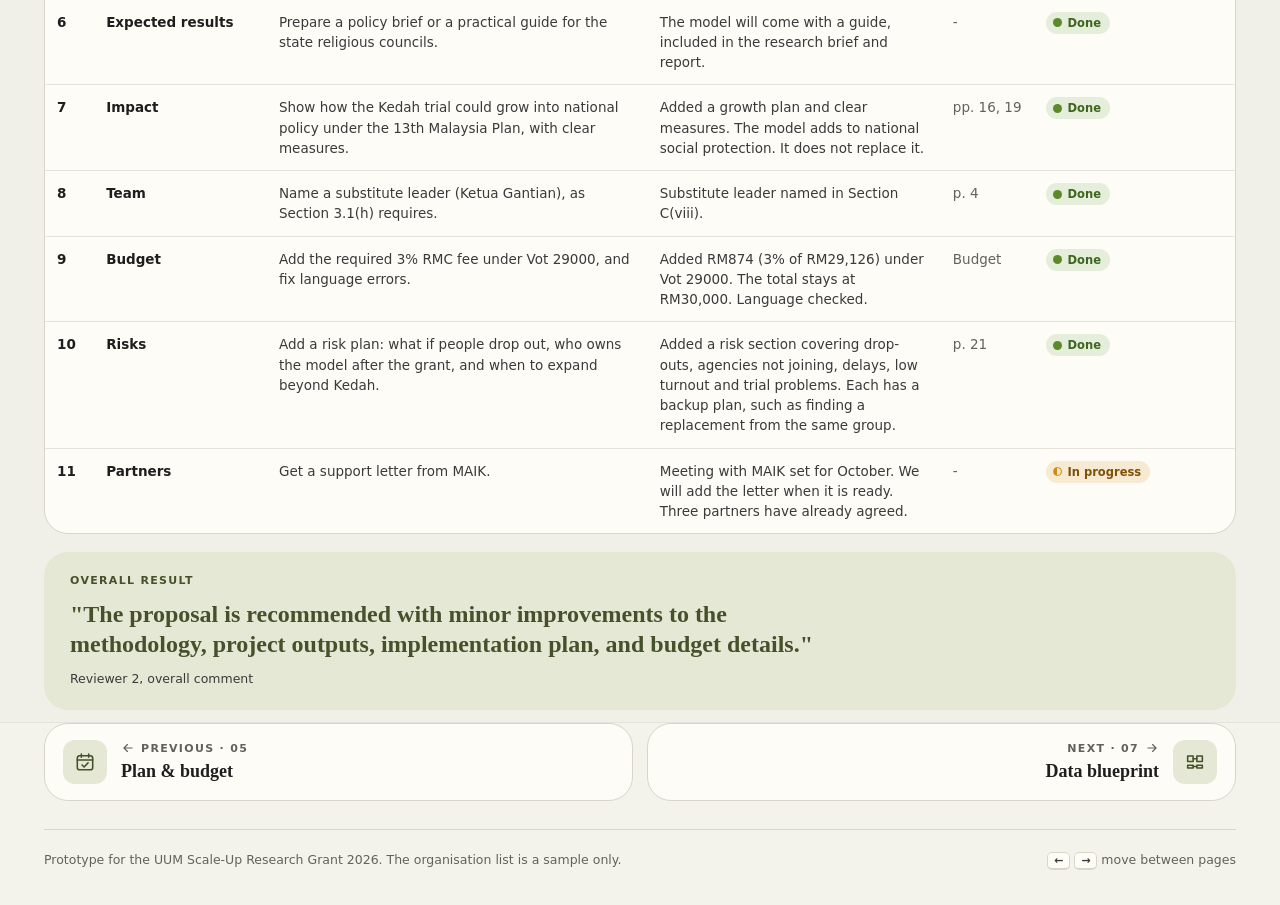
<file: evidence.html>
﻿<!doctype html>
<html lang="en">
<head>
<meta charset="utf-8">
<meta name="viewport" content="width=device-width,initial-scale=1,viewport-fit=cover">
<link rel="icon" href="assets/art/codex-crest.svg" type="image/svg+xml">
<title>Sources · Kedah Silver Economy</title>
<meta name="description" content="The documents behind this dashboard, and what reviewers asked and what we changed.">
<script>try{var lk=localStorage.getItem('kse-look');if(lk&&lk!=='padi')document.documentElement.setAttribute('data-look',lk)}catch(e){}try{var t=localStorage.getItem('kse-theme');if(t==='dark'||t==='light')document.documentElement.setAttribute('data-theme',t)}catch(e){}</script>
<link rel="preconnect" href="https://fonts.googleapis.com">
<link rel="preconnect" href="https://fonts.gstatic.com" crossorigin>
<link rel="stylesheet" href="https://fonts.googleapis.com/css2?family=Bricolage+Grotesque:opsz,wdth,wght@12..96,75..100,300..800&family=Onest:wght@400;500;600;700&display=swap">
<link rel="stylesheet" href="assets/css/kse.css?v=20261004i"><link rel="stylesheet" href="assets/css/kse-palette.css?v=20261004d"><link rel="stylesheet" href="assets/css/kse-themes.css?v=20261004d">
<script src="assets/js/kse-data.js?v=20261003d"></script>
</head>
<body data-page="evidence">
<script src="assets/js/kse-shell.js?v=20261004h"></script>

<main id="main">
  <section class="band pagehead">
    <div class="wrap pagehead-grid">
      <div>
        <p class="step" data-step></p>
        <h1 data-i18n="evTitle">Where the facts come from</h1>
        <p class="lede" data-i18n="evLede">Every number here comes from the revised application and our reply to the reviewers. This page lists those documents and what we changed after each comment.</p>
      </div>
      <div class="headstat"><b>9 / 11</b><span data-i18n="evStat">reviewer comments done</span></div>
    </div>
  </section>

  <div class="wrap">
    <section class="section">
      <div class="shead">
        <div><p class="eyebrow" data-i18n="srcEyebrow">Documents</p><h2 data-i18n="srcTitle">Four documents behind this dashboard</h2></div>
        <p data-i18n="srcSub">The application form and the reply to reviewers are the main sources.</p>
      </div>
      <div class="dashboard-feature">
        <img src="assets/img/dashboard-18-evidence-interview.webp" loading="lazy" decoding="async" alt="A researcher listens to an older man during a community interview">
        <div><p class="label label-paddy" data-i18n="imgEvidenceEyebrow">Evidence starts with listening</p><h3 data-i18n="imgEvidenceTitle">Research stays connected to lived experience</h3><p data-i18n="imgEvidenceBody">The documents show what the project promises. Community conversations show whether the model fits older people’s daily lives.</p></div>
      </div>
      <div class="sources">
        <div class="source"><span class="kind" data-i18n="kindForm">Application</span><b>UUM Scale-Up Research Application Form</b><span data-i18n="src1d">Revised 28 September 2026 · 23 pages</span></div>
        <div class="source"><span class="kind" data-i18n="kindReview">Reviews</span><b data-i18n="src2">Reply to reviewers</b><span data-i18n="src2d">28 September 2026 · 5 pages</span></div>
        <div class="source"><span class="kind" data-i18n="kindConcept">Idea</span><b data-i18n="src3">Early idea discussion</b><span data-i18n="src3d">How the platform and the matching should work</span></div>
        <div class="source"><span class="kind" data-i18n="kindRoadmap">Plan</span><b data-i18n="src4">Roadmap image</b><span data-i18n="src4d">From the Kedah trial to wider policy</span></div>
      </div>
    </section>
  </div>

  <div class="tint">
    <div class="wrap">
      <section class="section">
        <div class="shead">
          <div><p class="eyebrow" data-i18n="revEyebrow">Reviewer comments</p><h2 data-i18n="revTitle">What reviewers asked and what we changed</h2></div>
          <p data-i18n="revSub">From the reply table dated 28 September 2026. Page numbers refer to the revised application.</p>
        </div>
        <div class="review-summary" id="revSummary"></div>
        <div class="card table-card">
          <div class="table-scroll">
            <table class="data-table review-table">
              <thead><tr><th data-i18n="thNo">No.</th><th data-i18n="thArea">Topic</th><th data-i18n="thAsked">What they asked</th><th data-i18n="thDone">What we did</th><th data-i18n="thWhere">Page</th><th data-i18n="thState">Status</th></tr></thead>
              <tbody id="reviews"></tbody>
            </table>
          </div>
        </div>
        <div class="verdict">
          <p class="label label-paddy" data-i18n="verdictTag">Overall result</p>
          <blockquote data-i18n="verdictQuote">"The proposal is recommended with minor improvements to the methodology, project outputs, implementation plan, and budget details."</blockquote>
          <cite data-i18n="verdictCite">Reviewer 2, overall comment</cite>
        </div>
      </section>
    </div>
  </div>
</main>

<script src="assets/js/kse-viz.js"></script>
<script src="assets/js/kse-pages.js?v=20261003d"></script>
</body>
</html>
</file>
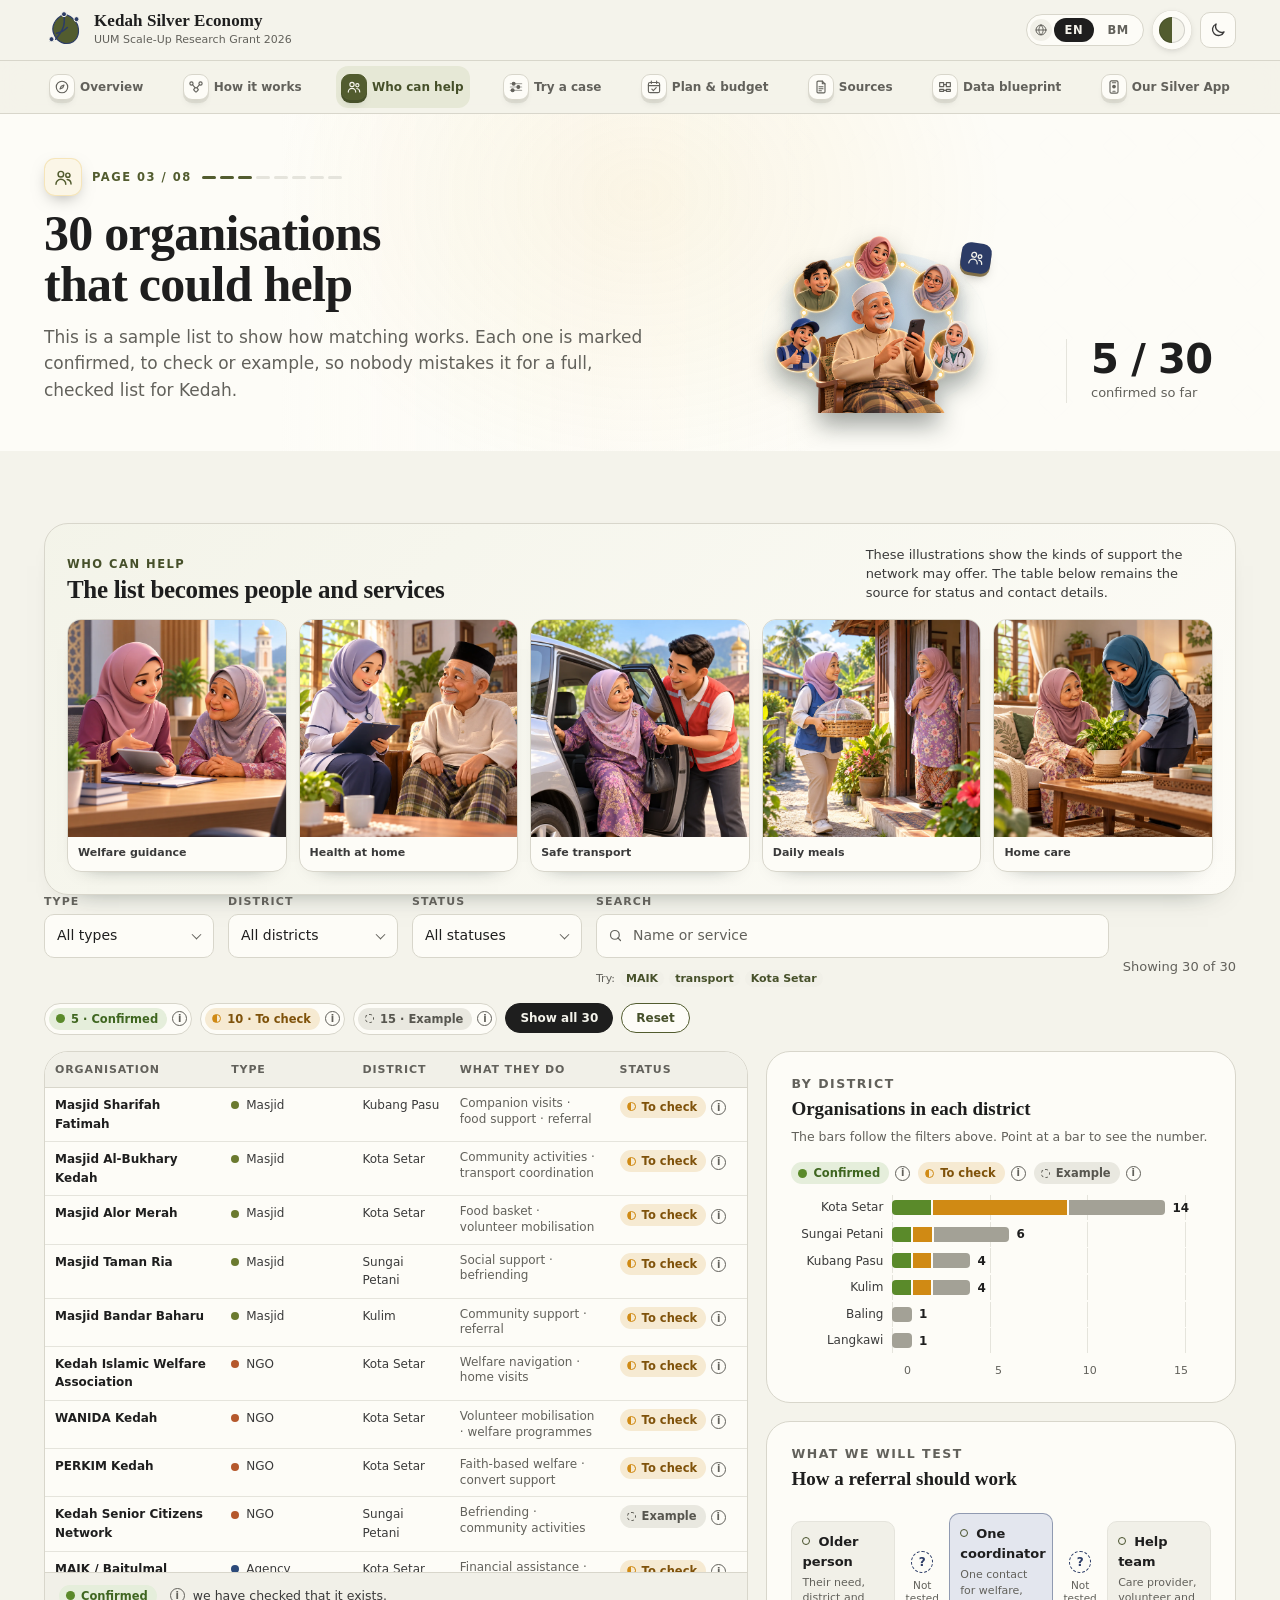
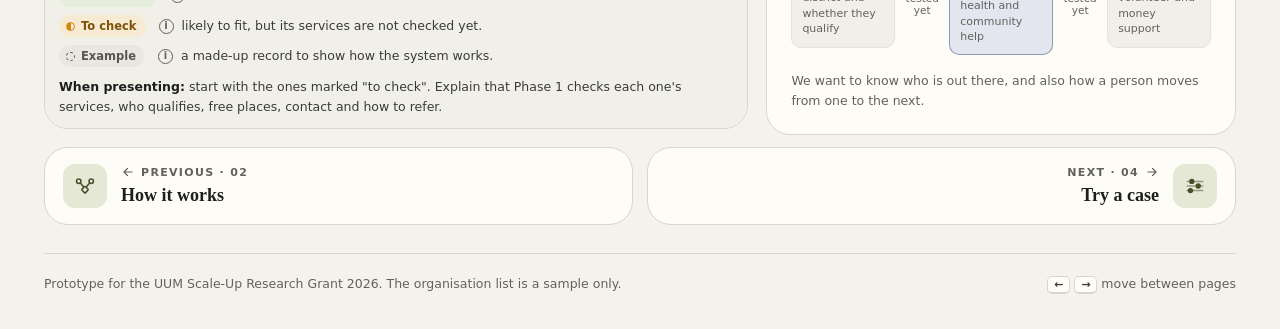
<file: network.html>
﻿<!doctype html>
<html lang="en">
<head>
<meta charset="utf-8">
<meta name="viewport" content="width=device-width,initial-scale=1,viewport-fit=cover">
<link rel="icon" href="assets/art/codex-crest.svg" type="image/svg+xml">
<title>Who Can Help · Kedah Silver Economy</title>
<meta name="description" content="A sample list of 30 organisations in Kedah, by type, district and whether they are confirmed.">
<script>try{var lk=localStorage.getItem('kse-look');if(lk&&lk!=='padi')document.documentElement.setAttribute('data-look',lk)}catch(e){}try{var t=localStorage.getItem('kse-theme');if(t==='dark'||t==='light')document.documentElement.setAttribute('data-theme',t)}catch(e){}</script>
<link rel="preconnect" href="https://fonts.googleapis.com">
<link rel="preconnect" href="https://fonts.gstatic.com" crossorigin>
<link rel="stylesheet" href="https://fonts.googleapis.com/css2?family=Bricolage+Grotesque:opsz,wdth,wght@12..96,75..100,300..800&family=Onest:wght@400;500;600;700&display=swap">
<link rel="stylesheet" href="assets/css/kse.css?v=20261004i"><link rel="stylesheet" href="assets/css/kse-palette.css?v=20261004d"><link rel="stylesheet" href="assets/css/kse-themes.css?v=20261004d">
<script src="assets/js/kse-data.js?v=20261003d"></script>
</head>
<body data-page="network">
<script src="assets/js/kse-shell.js?v=20261004h"></script>

<main id="main">
  <section class="band pagehead">
    <div class="wrap pagehead-grid">
      <div>
        <p class="step" data-step></p>
        <h1 data-i18n="netTitle">30 organisations that could help</h1>
        <p class="lede" data-i18n="netSub">This is a sample list to show how matching works. Each one is marked confirmed, to check or example, so nobody mistakes it for a full, checked list for Kedah.</p>
      </div>
      <div class="headstat"><b>5 / 30</b><span data-i18n="netStat">confirmed so far</span></div>
    </div>
  </section>

  <div class="wrap">
    <section class="section">
      <div class="dashboard-gallery-block gallery-block-network" aria-labelledby="networkGalleryTitle">
        <div class="gallery-heading"><div><p class="eyebrow" data-i18n="imgNetEyebrow">Who can help</p><h2 id="networkGalleryTitle" data-i18n="imgNetTitle">The list becomes people and services</h2></div><p data-i18n="imgNetBody">These illustrations show the kinds of support the network may offer. The table below remains the source for status and contact details.</p></div>
        <div class="dashboard-gallery dashboard-gallery--five">
          <figure><img src="assets/img/dashboard-08-welfare-conversation.webp" loading="lazy" decoding="async" alt="A welfare officer explains support options to an older woman"><figcaption>Welfare guidance</figcaption></figure>
          <figure><img src="assets/img/dashboard-09-health-home-visit.webp" loading="lazy" decoding="async" alt="A nurse listens to an older man during a calm home visit"><figcaption>Health at home</figcaption></figure>
          <figure><img src="assets/img/dashboard-10-transport-help.webp" loading="lazy" decoding="async" alt="A volunteer helps an older woman into a community car"><figcaption>Safe transport</figcaption></figure>
          <figure><img src="assets/img/dashboard-11-meals-support.webp" loading="lazy" decoding="async" alt="A volunteer brings a covered meal basket to an older woman"><figcaption>Daily meals</figcaption></figure>
          <figure><img src="assets/img/dashboard-12-home-care.webp" loading="lazy" decoding="async" alt="A home support worker helps an older woman care for a plant"><figcaption>Home care</figcaption></figure>
        </div>
      </div>
      <div class="filters">
        <div class="field"><label for="typeFilter" data-i18n="fType">Type</label>
          <div class="select"><select id="typeFilter">
            <option value="all" data-i18n="optAllTypes">All types</option>
            <option value="Institution" data-i18n="optInst">Agencies</option>
            <option value="NGO" data-i18n="optNGO">NGOs</option>
            <option value="Mosque" data-i18n="optMosque">Masjids</option>
            <option value="Provider" data-i18n="optProvider">Care providers</option>
            <option value="Volunteer" data-i18n="optVolunteer">Volunteer groups</option>
          </select></div></div>
        <div class="field"><label for="districtFilter" data-i18n="fDistrict">District</label>
          <div class="select"><select id="districtFilter">
            <option value="all" data-i18n="optAllDistricts">All districts</option>
            <option value="Kota Setar">Kota Setar</option>
            <option value="Sungai Petani">Sungai Petani</option>
            <option value="Kubang Pasu">Kubang Pasu</option>
            <option value="Kulim">Kulim</option>
            <option value="Baling">Baling</option>
            <option value="Langkawi">Langkawi</option>
          </select></div></div>
        <div class="field"><label for="statusFilter" data-i18n="fStatus">Status</label>
          <div class="select"><select id="statusFilter">
            <option value="all" data-i18n="optAllStatus">All statuses</option>
            <option value="Verified" data-i18n="optVerified">Confirmed</option>
            <option value="Candidate" data-i18n="optCandidate">To check</option>
            <option value="Demo" data-i18n="optDemo">Example</option>
          </select></div></div>
        <div class="field field-search"><label for="search" data-i18n="fSearch">Search</label>
          <div class="input-search">
            <svg viewBox="0 0 24 24" aria-hidden="true"><circle cx="11" cy="11" r="7"/><path d="M20 20l-4.3-4.3"/></svg>
            <input id="search" type="search" list="networkSearchHints" autocomplete="off" placeholder="Name or service">
          </div>
          <datalist id="networkSearchHints"><option value="MAIK"><option value="transport"><option value="Kota Setar"><option value="home care"><option value="masjid"></datalist>
          <div class="search-suggestions" aria-label="Search examples"><span>Try:</span><button type="button" data-search-example="MAIK">MAIK</button><button type="button" data-search-example="transport">transport</button><button type="button" data-search-example="Kota Setar">Kota Setar</button></div>
        </div>
        <p class="count" id="recordCount" aria-live="polite"></p>
      </div>

      <ul class="statusbar" id="statusBar"></ul>

      <div class="net">
        <div class="card table-card">
          <div class="table-scroll">
            <table class="data-table">
              <thead><tr>
                <th><button type="button" class="sort" data-sort="name"><span data-i18n="thOrg">Organisation</span></button></th>
                <th><button type="button" class="sort" data-sort="type"><span data-i18n="thType">Type</span></button></th>
                <th><button type="button" class="sort" data-sort="district"><span data-i18n="thDistrict">District</span></button></th>
                <th><span data-i18n="thCap">What they do</span></th>
                <th><button type="button" class="sort" data-sort="status"><span data-i18n="thStatus">Status</span></button></th>
              </tr></thead>
              <tbody id="records"></tbody>
            </table>
          </div>
          <div class="table-foot">
            <ul class="keys" id="statusKeys"></ul>
            <p class="tip-line"><b data-i18n="pitchTipLabel">When presenting:</b> <span data-i18n="pitchTip">start with the ones marked "to check". Explain that Phase 1 checks each one's services, who qualifies, free places, contact and how to refer.</span></p>
          </div>
        </div>

        <div class="net-side">
          <div class="card">
            <div class="card-head">
              <p class="label label-paddy" data-i18n="chartTag">By district</p>
              <h2 class="as-h3" data-i18n="chartTitle">Organisations in each district</h2>
              <p data-i18n="chartNote">The bars follow the filters above. Point at a bar to see the number.</p>
            </div>
            <div class="dlegend" id="dLegend"></div>
            <div class="dchart" id="districtChart"></div>
          </div>
          <div class="card">
            <div class="card-head">
              <p class="label" data-i18n="chainTag">What we will test</p>
              <h2 class="as-h3" data-i18n="chainTitle">How a referral should work</h2>
            </div>
            <div class="chain">
              <div class="enode"><strong data-i18n="chain1">Older person</strong><small data-i18n="chain1s">Their need, district and whether they qualify</small></div>
              <div class="chain-link"><i aria-hidden="true">?</i><span data-i18n="chainLink">Not tested yet</span></div>
              <div class="enode coord"><strong data-i18n="chain2">One coordinator</strong><small data-i18n="chain2s">One contact for welfare, health and community help</small></div>
              <div class="chain-link"><i aria-hidden="true">?</i><span data-i18n="chainLink">Not tested yet</span></div>
              <div class="enode"><strong data-i18n="chain3">Help team</strong><small data-i18n="chain3s">Care provider, volunteer and money support</small></div>
            </div>
            <p class="footnote" data-i18n="chainNote">We want to know who is out there, and also how a person moves from one to the next.</p>
          </div>
        </div>
      </div>
    </section>
  </div>
</main>

<script src="assets/js/kse-viz.js"></script>
<script src="assets/js/kse-pages.js?v=20261003d"></script>
</body>
</html>
</file>
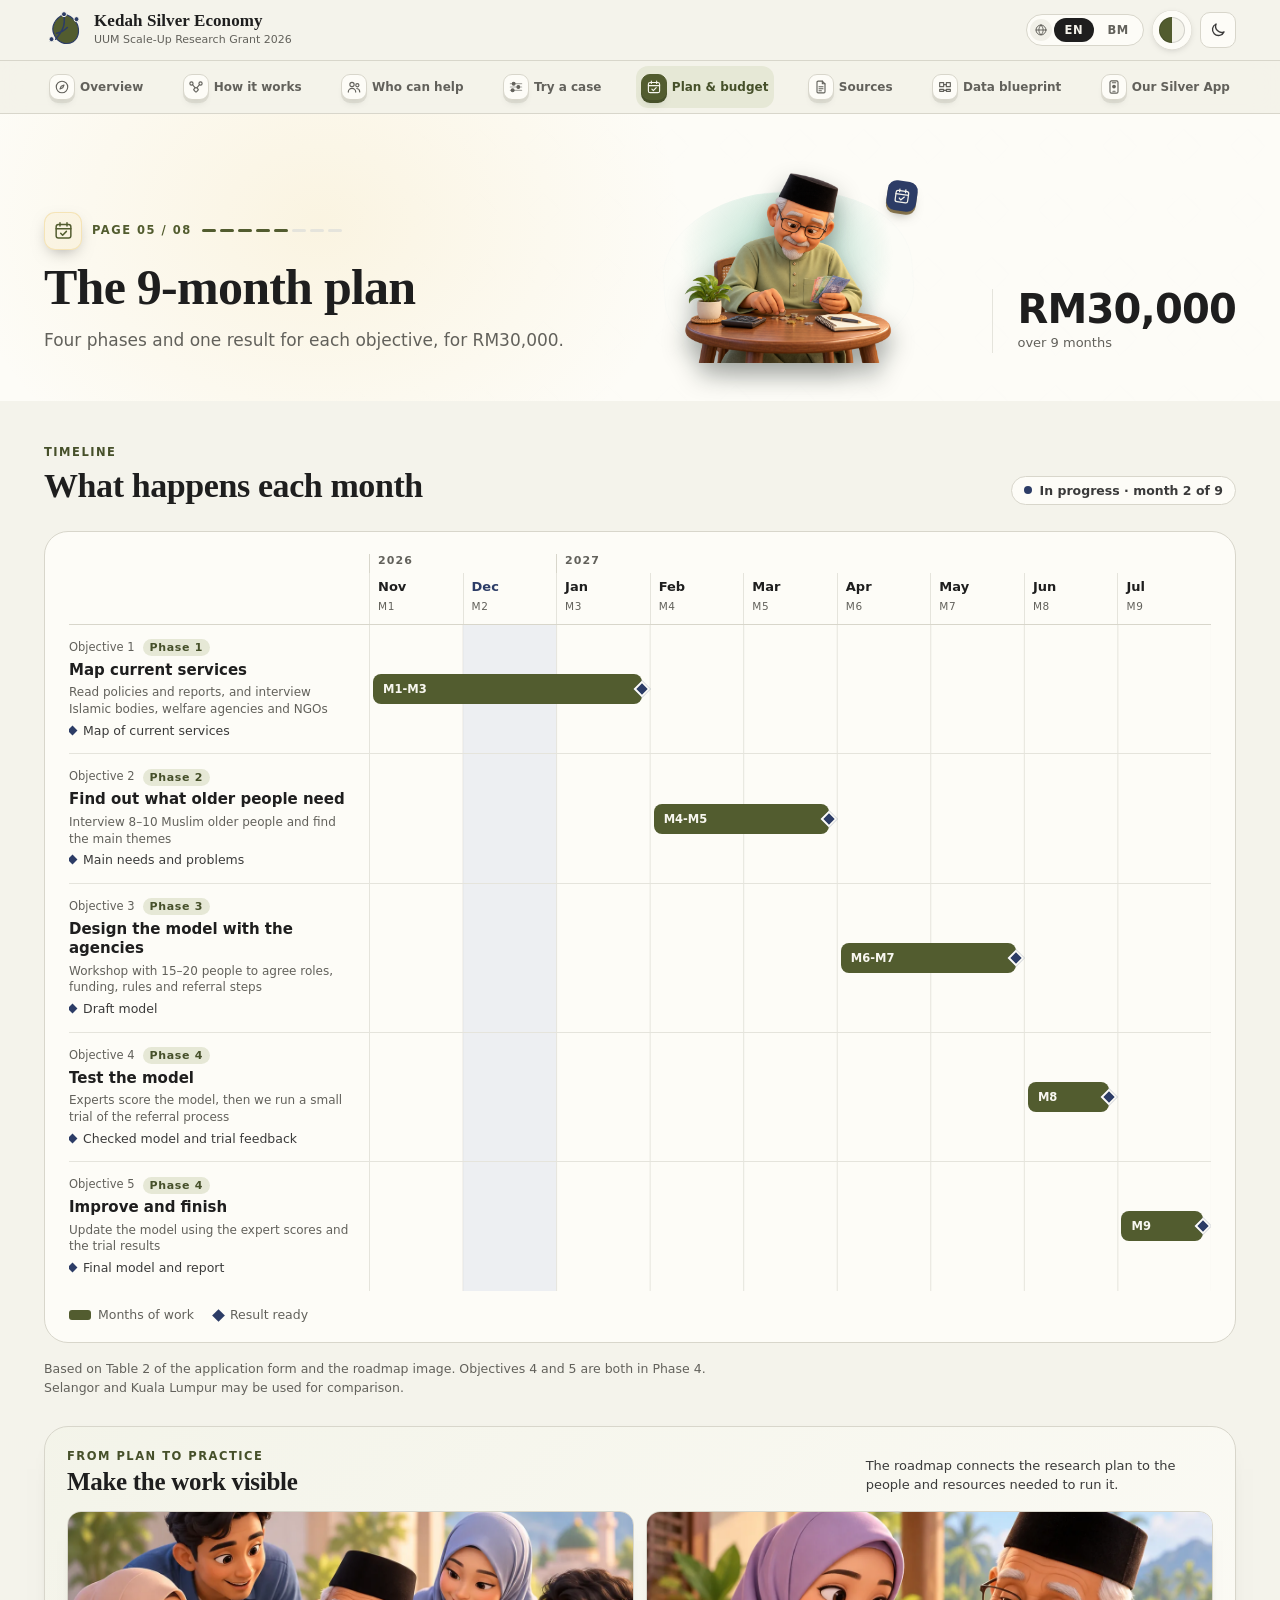
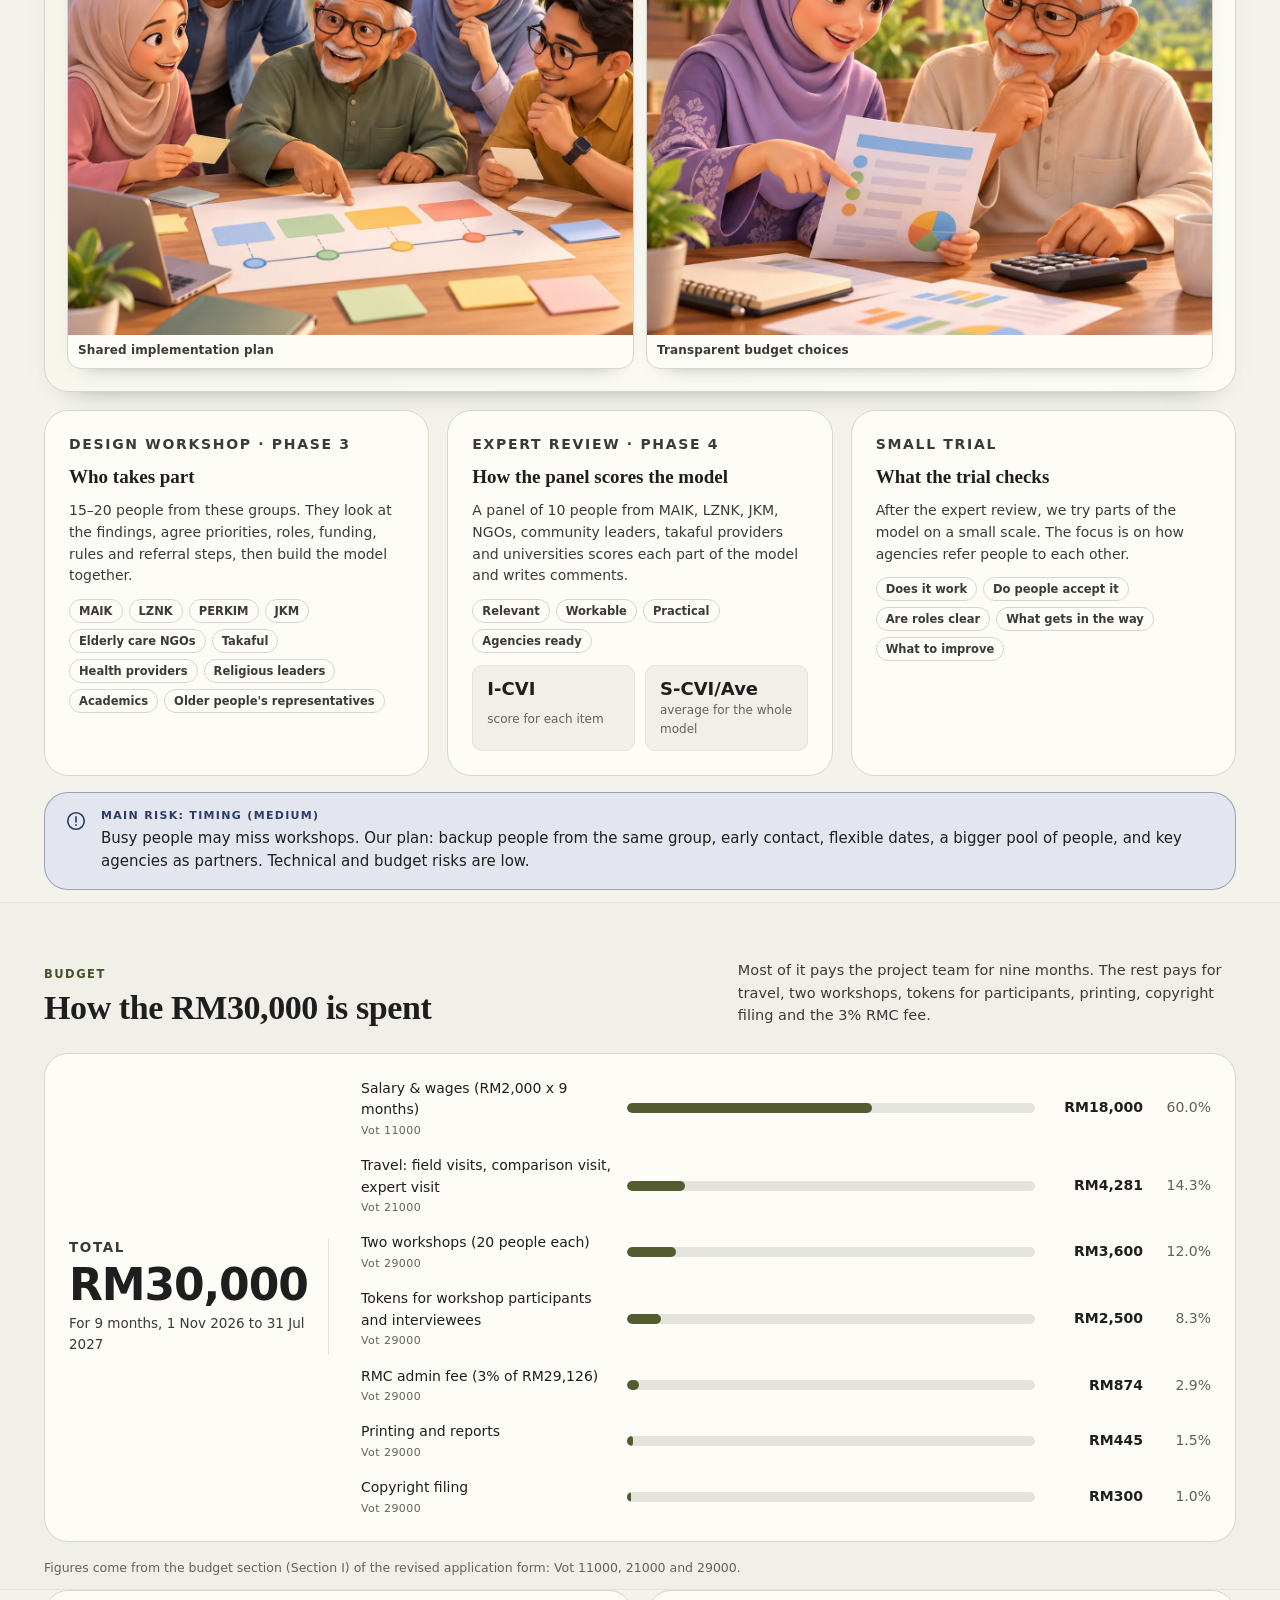
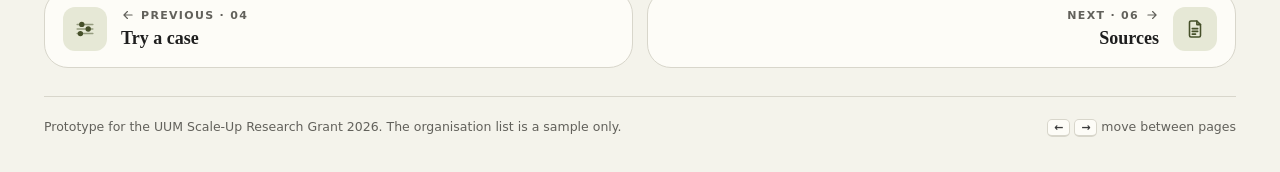
<file: roadmap.html>
﻿<!doctype html>
<html lang="en">
<head>
<meta charset="utf-8">
<meta name="viewport" content="width=device-width,initial-scale=1,viewport-fit=cover">
<link rel="icon" href="assets/art/codex-crest.svg" type="image/svg+xml">
<title>Plan &amp; Budget · Kedah Silver Economy</title>
<meta name="description" content="What happens each month over nine months, how experts will score the model, and how the RM30,000 is spent.">
<script>try{var lk=localStorage.getItem('kse-look');if(lk&&lk!=='padi')document.documentElement.setAttribute('data-look',lk)}catch(e){}try{var t=localStorage.getItem('kse-theme');if(t==='dark'||t==='light')document.documentElement.setAttribute('data-theme',t)}catch(e){}</script>
<link rel="preconnect" href="https://fonts.googleapis.com">
<link rel="preconnect" href="https://fonts.gstatic.com" crossorigin>
<link rel="stylesheet" href="https://fonts.googleapis.com/css2?family=Bricolage+Grotesque:opsz,wdth,wght@12..96,75..100,300..800&family=Onest:wght@400;500;600;700&display=swap">
<link rel="stylesheet" href="assets/css/kse.css?v=20261004i"><link rel="stylesheet" href="assets/css/kse-palette.css?v=20261004d"><link rel="stylesheet" href="assets/css/kse-themes.css?v=20261004d">
<script src="assets/js/kse-data.js?v=20261003d"></script>
</head>
<body data-page="roadmap">
<script src="assets/js/kse-shell.js?v=20261004h"></script>

<main id="main">
  <section class="band pagehead">
    <div class="wrap pagehead-grid">
      <div>
        <p class="step" data-step></p>
        <h1 data-i18n="roadTitle">The 9-month plan</h1>
        <p class="lede" data-i18n="roadLede">Four phases and one result for each objective, for RM30,000.</p>
      </div>
      <div class="headstat"><b>RM30,000</b><span data-i18n="roadStat">over 9 months</span></div>
    </div>
  </section>

  <div class="wrap">
    <section class="section">
      <div class="shead">
        <div><p class="eyebrow" data-i18n="ganttEyebrow">Timeline</p><h2 data-i18n="ganttTitle">What happens each month</h2></div>
        <p><span class="road-status" id="roadStatus"></span></p>
      </div>
      <div class="card gantt-card">
        <div class="gantt-scroll">
          <div class="gantt">
            <div class="g-years"><span style="grid-column:2/4">2026</span><span style="grid-column:4/11">2027</span></div>
            <div class="g-head">
              <span></span>
              <div class="g-mh"><b data-i18n="mon1">Nov</b><small>M1</small></div>
              <div class="g-mh"><b data-i18n="mon2">Dec</b><small>M2</small></div>
              <div class="g-mh"><b>Jan</b><small>M3</small></div>
              <div class="g-mh"><b>Feb</b><small>M4</small></div>
              <div class="g-mh"><b data-i18n="mon5">Mar</b><small>M5</small></div>
              <div class="g-mh"><b>Apr</b><small>M6</small></div>
              <div class="g-mh"><b data-i18n="mon7">May</b><small>M7</small></div>
              <div class="g-mh"><b>Jun</b><small>M8</small></div>
              <div class="g-mh"><b>Jul</b><small>M9</small></div>
            </div>
            <div class="g-row">
              <div class="g-label"><div class="g-meta"><span data-i18n="objN1">Objective 1</span><span class="phase" data-i18n="ph1">Phase 1</span></div><p class="g-title" data-i18n="obj1">Map current services</p><p class="g-act" data-i18n="act1">Read policies and reports, and interview Islamic bodies, welfare agencies and NGOs</p><p class="g-out" data-i18n="out1">Map of current services</p></div>
              <div class="g-bar" style="grid-column:2/5">M1-M3</div>
            </div>
            <div class="g-row">
              <div class="g-label"><div class="g-meta"><span data-i18n="objN2">Objective 2</span><span class="phase" data-i18n="ph2">Phase 2</span></div><p class="g-title" data-i18n="obj2">Find out what older people need</p><p class="g-act" data-i18n="act2">Interview 8–10 Muslim older people and find the main themes</p><p class="g-out" data-i18n="out2">Main needs and problems</p></div>
              <div class="g-bar" style="grid-column:5/7">M4-M5</div>
            </div>
            <div class="g-row">
              <div class="g-label"><div class="g-meta"><span data-i18n="objN3">Objective 3</span><span class="phase" data-i18n="ph3">Phase 3</span></div><p class="g-title" data-i18n="obj3">Design the model with the agencies</p><p class="g-act" data-i18n="act3">Workshop with 15–20 people to agree roles, funding, rules and referral steps</p><p class="g-out" data-i18n="out3">Draft model</p></div>
              <div class="g-bar" style="grid-column:7/9">M6-M7</div>
            </div>
            <div class="g-row">
              <div class="g-label"><div class="g-meta"><span data-i18n="objN4">Objective 4</span><span class="phase" data-i18n="ph4">Phase 4</span></div><p class="g-title" data-i18n="obj4">Test the model</p><p class="g-act" data-i18n="act4">Experts score the model, then we run a small trial of the referral process</p><p class="g-out" data-i18n="out4">Checked model and trial feedback</p></div>
              <div class="g-bar" style="grid-column:9/10">M8</div>
            </div>
            <div class="g-row">
              <div class="g-label"><div class="g-meta"><span data-i18n="objN5">Objective 5</span><span class="phase" data-i18n="ph4">Phase 4</span></div><p class="g-title" data-i18n="obj5">Improve and finish</p><p class="g-act" data-i18n="act5">Update the model using the expert scores and the trial results</p><p class="g-out" data-i18n="out5">Final model and report</p></div>
              <div class="g-bar" style="grid-column:10/11">M9</div>
            </div>
          </div>
        </div>
        <div class="g-legend"><span><i class="lb"></i><span data-i18n="lgActive">Months of work</span></span><span><i class="ld"></i><span data-i18n="lgOutput">Result ready</span></span></div>
      </div>
      <p class="footnote" data-i18n="roadSub">Based on Table 2 of the application form and the roadmap image. Objectives 4 and 5 are both in Phase 4. Selangor and Kuala Lumpur may be used for comparison.</p>

      <div class="dashboard-gallery-block gallery-block-roadmap" aria-labelledby="roadmapGalleryTitle">
        <div class="gallery-heading"><div><p class="eyebrow" data-i18n="imgRoadEyebrow">From plan to practice</p><h2 id="roadmapGalleryTitle" data-i18n="imgRoadTitle">Make the work visible</h2></div><p data-i18n="imgRoadBody">The roadmap connects the research plan to the people and resources needed to run it.</p></div>
        <div class="dashboard-gallery dashboard-gallery--two">
          <figure><img src="assets/img/dashboard-19-roadmap-planning.webp" loading="lazy" decoding="async" alt="A project team and community representative plan a timeline together"><figcaption>Shared implementation plan</figcaption></figure>
          <figure><img src="assets/img/dashboard-20-budget-planning.webp" loading="lazy" decoding="async" alt="A coordinator and older representative review a project budget"><figcaption>Transparent budget choices</figcaption></figure>
        </div>
      </div>

      <div class="validate">
        <div class="card">
          <p class="label label-paddy" data-i18n="wsTag">Design workshop · Phase 3</p>
          <h3 data-i18n="wsTitle">Who takes part</h3>
          <p data-i18n="wsBody">15–20 people from these groups. They look at the findings, agree priorities, roles, funding, rules and referral steps, then build the model together.</p>
          <ul class="chips"><li>MAIK</li><li>LZNK</li><li>PERKIM</li><li>JKM</li><li data-i18n="wsNgo">Elderly care NGOs</li><li>Takaful</li><li data-i18n="wsHealth">Health providers</li><li data-i18n="wsReligious">Religious leaders</li><li data-i18n="wsAcademic">Academics</li><li data-i18n="wsOlder">Older people's representatives</li></ul>
        </div>
        <div class="card">
          <p class="label label-paddy" data-i18n="valTag">Expert review · Phase 4</p>
          <h3 data-i18n="valTitle">How the panel scores the model</h3>
          <p data-i18n="valBody">A panel of 10 people from MAIK, LZNK, JKM, NGOs, community leaders, takaful providers and universities scores each part of the model and writes comments.</p>
          <ul class="chips"><li data-i18n="crit1">Relevant</li><li data-i18n="crit2">Workable</li><li data-i18n="crit3">Practical</li><li data-i18n="crit4">Agencies ready</li></ul>
          <div class="measure">
            <div><b>I-CVI</b><span data-i18n="m1">score for each item</span></div>
            <div><b>S-CVI/Ave</b><span data-i18n="m2">average for the whole model</span></div>
          </div>
        </div>
        <div class="card">
          <p class="label" data-i18n="pilotTag">Small trial</p>
          <h3 data-i18n="pilotTitle">What the trial checks</h3>
          <p data-i18n="pilotBody">After the expert review, we try parts of the model on a small scale. The focus is on how agencies refer people to each other.</p>
          <ul class="chips"><li data-i18n="pc1">Does it work</li><li data-i18n="pc2">Do people accept it</li><li data-i18n="pc3">Are roles clear</li><li data-i18n="pc4">What gets in the way</li><li data-i18n="pc5">What to improve</li></ul>
        </div>
      </div>
      <div class="gapline">
        <svg viewBox="0 0 24 24" aria-hidden="true"><circle cx="12" cy="12" r="9"/><path d="M12 7.5v5.5M12 16.2v.3"/></svg>
        <p><b data-i18n="riskLabel">Main risk: timing (medium)</b><span data-i18n="riskBody">Busy people may miss workshops. Our plan: backup people from the same group, early contact, flexible dates, a bigger pool of people, and key agencies as partners. Technical and budget risks are low.</span></p>
      </div>
    </section>
  </div>

  <div class="tint">
    <div class="wrap">
      <section class="section">
        <div class="shead">
          <div><p class="eyebrow" data-i18n="budgetEyebrow">Budget</p><h2 data-i18n="budgetTitle">How the RM30,000 is spent</h2></div>
          <p data-i18n="budgetSub">Most of it pays the project team for nine months. The rest pays for travel, two workshops, tokens for participants, printing, copyright filing and the 3% RMC fee.</p>
        </div>
        <div class="card budget">
          <div class="bud-total"><span class="label label-paddy" data-i18n="totalLabel">Total</span><b>RM30,000</b><span data-i18n="totalSub">For 9 months, 1 Nov 2026 to 31 Jul 2027</span></div>
          <div class="bud" id="budget"></div>
        </div>
        <p class="footnote" data-i18n="budgetNote">Figures come from the budget section (Section I) of the revised application form: Vot 11000, 21000 and 29000.</p>
      </section>
    </div>
  </div>
</main>

<script src="assets/js/kse-viz.js"></script>
<script src="assets/js/kse-pages.js?v=20261003d"></script>
</body>
</html>
</file>
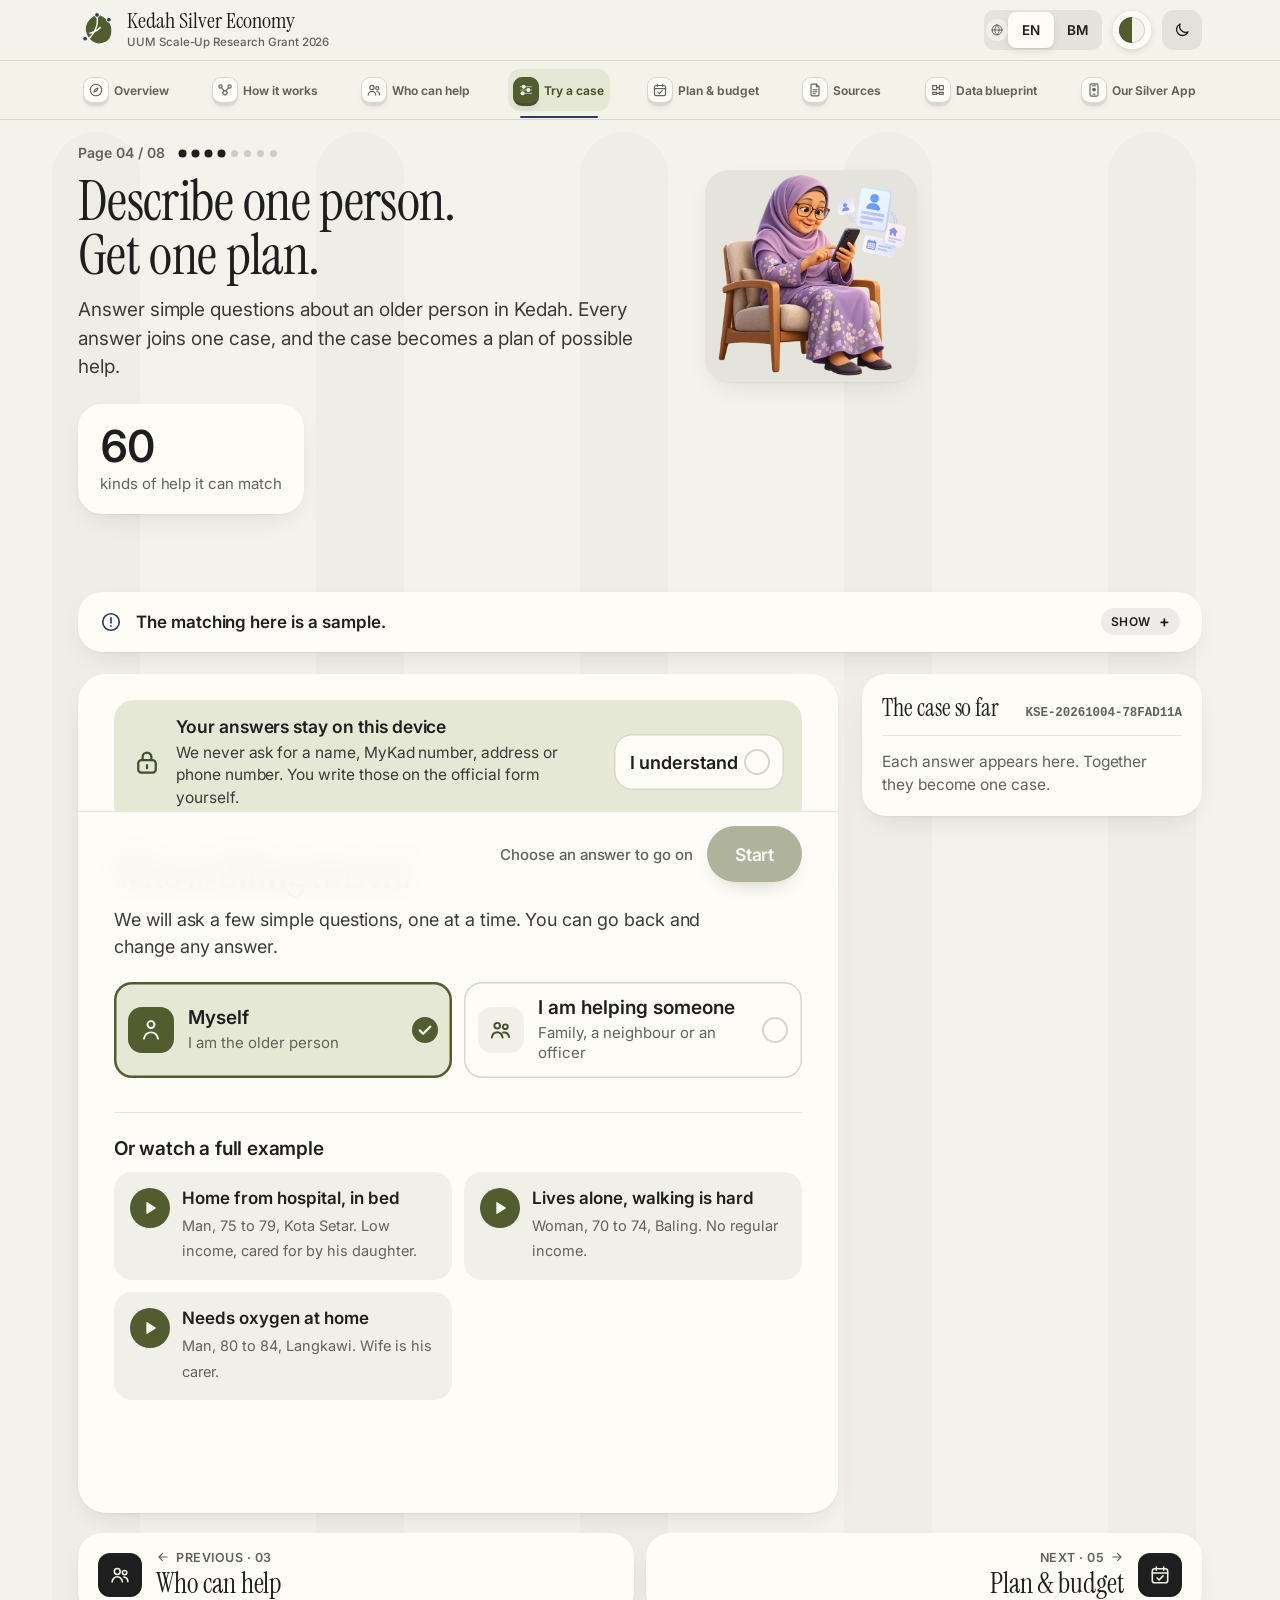
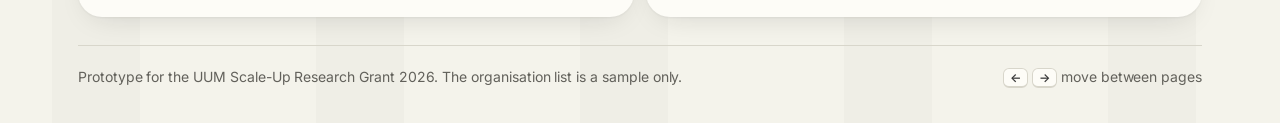
<file: scenario.html>
<!doctype html>
<html lang="en">
<head>
<meta charset="utf-8">
<meta name="viewport" content="width=device-width,initial-scale=1,viewport-fit=cover">
<link rel="icon" href="assets/art/codex-crest.svg" type="image/svg+xml">
<title>Try a Case · Kedah Silver Economy</title>
<meta name="description" content="Describe an older person in Kedah and their needs. Get one assistance plan with possible matches.">
<script>try{var lk=localStorage.getItem('kse-look')||localStorage.getItem('kse-tc-theme');if(lk&&lk!=='padi')document.documentElement.setAttribute('data-look',lk)}catch(e){}try{var t=localStorage.getItem('kse-theme');if(t==='dark'||t==='light')document.documentElement.setAttribute('data-theme',t)}catch(e){}(function(){var P=['index','ecosystem','network','scenario','roadmap','evidence','data','app'],f=(location.pathname.split('/').pop()||'index.html').replace(/\.html$/,''),i=P.indexOf(f),d=document.documentElement;if(i<0)i=0;function go(){try{var p=parseInt(sessionStorage.getItem('kse-idx'),10);d.setAttribute('data-dir',!isNaN(p)&&i<p?'back':'forward');sessionStorage.setItem('kse-idx',i)}catch(e){}}if(document.prerendering)document.addEventListener('prerenderingchange',go,{once:true});else go()})()</script>
<link rel="preconnect" href="https://fonts.googleapis.com">
<link rel="preconnect" href="https://fonts.gstatic.com" crossorigin>
<link rel="stylesheet" href="https://fonts.googleapis.com/css2?family=Instrument+Serif:ital@0;1&family=Inter:opsz,wght@14..32,400..700&display=swap">
<link rel="stylesheet" href="assets/css/kse.css?v=20261004i"><link rel="stylesheet" href="assets/css/kse-ios.css?v=20261004d"><link rel="stylesheet" href="assets/css/kse-palette.css?v=20261004d"><link rel="stylesheet" href="assets/css/kse-themes.css?v=20261004d"><link rel="stylesheet" href="assets/css/kse-case.css?v=20261004d">
<script src="assets/js/kse-data.js?v=20261004c"></script>
</head>
<body data-page="scenario">
<script src="assets/js/kse-shell.js?v=20261004h"></script>

<main id="main">
  <section class="band pagehead">
    <div class="wrap pagehead-grid">
      <div>
        <p class="step" data-step></p>
        <h1 data-i18n="labTitle">Describe one person. Get one plan.</h1>
        <p class="lede" data-i18n="labSub">Answer simple questions about an older person in Kedah. Every answer joins one case, and the case becomes a plan of possible help.</p>
      </div>
      <div class="headstat"><b data-count="60">60</b><span data-i18n="labStat">kinds of help it can match</span></div>
    </div>
  </section>

  <div class="wrap">
    <section class="section tc-wrap">
      <details class="notice notice-toggle">
        <summary><svg viewBox="0 0 24 24" aria-hidden="true"><circle cx="12" cy="12" r="9"/><path d="M12 7.5v5.5M12 16.2v.3"/></svg><b data-i18n="noticeTitle">The matching here is a sample.</b><i aria-hidden="true"><span></span></i></summary>
        <div class="notice-body"><span data-i18n="noticeBody">The organisation names come from our list, and each keeps its status (Confirmed, To check or Example). What each one can offer is an example until Phase 1 checks it. The plan shows possible matches only; it never promises help or decides who qualifies.</span></div>
      </details>
      <div id="tc" class="tc"></div>
    </section>
  </div>
</main>

<script src="assets/js/kse-viz.js?v=20261004d"></script>
<script src="assets/js/kse-pages.js?v=20261004d"></script>
<script src="assets/js/kse-assist.js?v=20261004d"></script>
<script src="assets/js/kse-case-ui.js?v=20261004d"></script>
</body>
</html>
</file>
<file: assets/css/kse.css>
/* ==========================================================================
   Kedah Silver Economy: design system
   Tokens (light / dark / explicit data-theme), shell, components, pages, print.
   ========================================================================== */

/* ---------- Tokens ---------- */
:root{
  color-scheme:light;
  --display:"Bricolage Grotesque","Arial Narrow",system-ui,sans-serif;
  --sans:"Onest",system-ui,-apple-system,"Segoe UI",Roboto,sans-serif;

  --bg:#edf1ee;--surface:#fbfcfb;--surface-2:#f3f6f4;--sunk:#e2e9e5;
  --ink:#0f231e;--ink-2:#3d5149;--muted:#57685f;--line:#d2dcd6;--line-2:#e2e9e5;

  --paddy:#12664f;--paddy-ink:#0d5a45;--paddy-soft:#dcebe3;--on-paddy:#ffffff;
  --gold:#d6a01e;--gold-ink:#7a5706;--gold-soft:#f5e8c4;--on-gold:#1f1703;

  --band:#0d2d26;--band-ink:#eef5f1;--band-muted:#a3bcb2;--band-line:rgba(238,245,241,.14);--band-gold:#e8bd4f;

  --good:#0ca30c;--good-ink:#0b6b1f;--good-soft:#dff1df;
  --warn:#fab219;--warn-ink:#7a5200;--warn-soft:#fcf0d0;
  --crit:#d03b3b;
  --neutral:#9aa8a1;--neutral-ink:#4a5a53;--neutral-soft:#e5ebe8;

  /* organisation types: validated categorical slots 1–5
     --t* sit on page surfaces (theme-stepped), --b* sit on the dark band */
  --t1:#2a78d6;--t2:#eb6834;--t3:#1baf7a;--t4:#eda100;--t5:#e87ba4;
  --b1:#3987e5;--b2:#d95926;--b3:#199e70;--b4:#c98500;--b5:#d55181;

  --tip-bg:#0f231e;--tip-ink:#f3f7f5;--tip-muted:#b3c6bd;
  --scrim:rgba(5,15,12,.45);
  --shadow:0 1px 2px rgba(15,35,30,.06),0 6px 14px -4px rgba(15,35,30,.1);
  --focus:#0d5a45;
  --r:18px;
}
@media (prefers-color-scheme:dark){
  :root:not([data-theme="light"]){
    color-scheme:dark;
    --bg:#0a1613;--surface:#101f1b;--surface-2:#132520;--sunk:#0d1a16;
    --ink:#e7f0eb;--ink-2:#b2c4bb;--muted:#8da196;--line:#223731;--line-2:#1a2d27;
    --paddy:#3fae8a;--paddy-ink:#72cda9;--paddy-soft:#163a2f;--on-paddy:#04201a;
    --gold:#e0b03a;--gold-ink:#f0c860;--gold-soft:#3a2f10;
    --band:#0f2c25;
    --good-ink:#5ccb5f;--good-soft:#14301a;--warn-ink:#f4c451;--warn-soft:#382c0c;
    --neutral:#5e7068;--neutral-ink:#a8b8b0;--neutral-soft:#1b2a25;
    --t1:#3987e5;--t2:#d95926;--t3:#199e70;--t4:#c98500;--t5:#d55181;
    --tip-bg:#e9f1ed;--tip-ink:#0f231e;--tip-muted:#4a5d55;
    --scrim:rgba(0,0,0,.6);
    --shadow:0 1px 2px rgba(0,0,0,.35),0 6px 14px -4px rgba(0,0,0,.4);
    --focus:#72cda9;
  }
}
:root[data-theme="dark"]{
  color-scheme:dark;
  --bg:#0a1613;--surface:#101f1b;--surface-2:#132520;--sunk:#0d1a16;
  --ink:#e7f0eb;--ink-2:#b2c4bb;--muted:#8da196;--line:#223731;--line-2:#1a2d27;
  --paddy:#3fae8a;--paddy-ink:#72cda9;--paddy-soft:#163a2f;--on-paddy:#04201a;
  --gold:#e0b03a;--gold-ink:#f0c860;--gold-soft:#3a2f10;
  --band:#0f2c25;
  --good-ink:#5ccb5f;--good-soft:#14301a;--warn-ink:#f4c451;--warn-soft:#382c0c;
  --neutral:#5e7068;--neutral-ink:#a8b8b0;--neutral-soft:#1b2a25;
  --t1:#3987e5;--t2:#d95926;--t3:#199e70;--t4:#c98500;--t5:#d55181;
  --tip-bg:#e9f1ed;--tip-ink:#0f231e;--tip-muted:#4a5d55;
  --scrim:rgba(0,0,0,.6);
  --shadow:0 1px 2px rgba(0,0,0,.35),0 6px 14px -4px rgba(0,0,0,.4);
  --focus:#72cda9;
}

/* ---------- Base ---------- */
@view-transition{navigation:none}
/* Keep links immediate; the destination settles in from its first paint. */
@keyframes page-arrive{from{opacity:0;transform:translate3d(0,12px,0) scale(.992)}to{opacity:1;transform:translate3d(0,0,0) scale(1)}}
body.page-enter main{animation:page-arrive .42s var(--ease) both;will-change:opacity,transform}
@media (prefers-reduced-motion:reduce){
  body.page-enter main{animation:none}
}
*,*::before,*::after{box-sizing:border-box}
[hidden]{display:none!important}
html{-webkit-text-size-adjust:100%;scroll-padding-top:76px}
html.i18n-pending main{visibility:hidden}
body{margin:0;background:var(--bg);color:var(--ink);font:400 15px/1.55 var(--sans);-webkit-font-smoothing:antialiased}
body.drawer-open{overflow:hidden}
h1,h2,h3{margin:0;font-family:var(--display);text-wrap:balance;color:var(--ink)}
p{margin:0}
ul,ol{margin:0;padding:0;list-style:none}
button,input,select{font:inherit;color:inherit}
a{color:var(--paddy-ink);text-underline-offset:3px}
:focus-visible{outline:2px solid var(--focus);outline-offset:2px}
/* Browser surfaces we did not draw, themed from the palette rather than
   left at the defaults: selection, caret, scrollbars. */
::selection{background:var(--gold-soft);color:var(--ink)}
.band ::selection{background:rgba(232,189,79,.28);color:var(--band-ink)}
input,select{caret-color:var(--paddy)}
*{scrollbar-color:var(--line) transparent}
::-webkit-scrollbar{width:11px;height:11px}
::-webkit-scrollbar-track{background:transparent}
::-webkit-scrollbar-thumb{background:var(--line);border-radius:6px;border:3px solid var(--bg)}
::-webkit-scrollbar-thumb:hover{background:var(--muted)}
.wrap{max-width:1240px;margin-inline:auto;padding-inline:24px}
.skip{position:absolute;left:16px;top:-60px;z-index:60;background:var(--ink);color:var(--bg);padding:8px 12px;border-radius:8px;text-decoration:none;font-weight:600}
.skip:focus{top:12px}

.eyebrow{font:600 11.5px/1.3 var(--sans);letter-spacing:.13em;text-transform:uppercase;color:var(--paddy-ink)}
.label{font:600 11px/1.3 var(--sans);letter-spacing:.12em;text-transform:uppercase;color:var(--gold-ink)}
.label-paddy{color:var(--paddy-ink)}
h2{font-weight:650;font-stretch:88%;font-size:clamp(25px,2.7vw,34px);line-height:1.08;letter-spacing:-.012em}
h3{font-weight:620;font-stretch:92%;font-size:19px;line-height:1.2}
/* heading level fixed for the document outline, sized as a card heading */
h2.as-h3{font-weight:620;font-stretch:92%;font-size:19px;line-height:1.2;letter-spacing:normal}
kbd{font:600 11px var(--sans);padding:1px 6px;border:1px solid var(--line);border-bottom-width:2px;border-radius:5px;background:var(--surface);color:var(--ink-2)}

/* ---------- Shell: brand bar + tab bar ----------
   #kse-chrome is display:contents so the tab bar can stick to the page.
   Before, the wrapper was exactly as tall as the header, so the sticky
   top bar had no room to stick and scrolled away. */
#kse-chrome{display:contents}
:root{--ease:cubic-bezier(.2,0,0,1);--ease-io:cubic-bezier(.45,0,.2,1)}
.topbar{position:relative;z-index:31;background:var(--bg)}
.topbar-row{display:flex;align-items:center;gap:20px;min-height:60px}
.brand{display:flex;align-items:center;gap:10px;text-decoration:none;color:var(--ink);flex:1;min-width:0}
.brand-mark{width:40px;height:40px;flex:none;overflow:visible}
.brand-mark .leaf{fill:var(--paddy);stroke:var(--gold);stroke-width:1.4;stroke-linejoin:round}
.brand-mark .vein{fill:none;stroke:var(--gold);stroke-width:1.8;stroke-linecap:round;stroke-linejoin:round}
.brand-mark .node{fill:var(--gold);stroke:var(--bg);stroke-width:1.2}
.brand b{display:block;font:750 17px/1.05 var(--display);font-stretch:88%;letter-spacing:.005em}
.brand small{display:block;font-size:11px;color:var(--muted);margin-top:2px}
.tools{display:flex;align-items:center;gap:8px;flex:none}
.lang{display:flex;align-items:center;gap:2px;padding:3px;border:1px solid var(--line);border-radius:999px;background:var(--surface)}
.lang-mark{display:grid;place-items:center;width:22px;height:22px;color:var(--muted);border-radius:50%;background:var(--surface-2)}
.lang-mark svg{width:14px;height:14px;fill:none;stroke:currentColor;stroke-width:1.7;stroke-linecap:round;stroke-linejoin:round}
.lang-btn{appearance:none;border:0;background:none;padding:5px 11px;border-radius:999px;font:700 11.5px var(--sans);letter-spacing:.06em;color:var(--muted);cursor:pointer;transition:background-color .15s var(--ease),color .15s var(--ease)}
.lang-btn:hover{color:var(--ink)}
.lang-btn[aria-pressed="true"]{background:var(--ink);color:var(--bg)}
.iconbtn{appearance:none;width:36px;height:36px;display:grid;place-items:center;flex:none;border-radius:10px;border:1px solid var(--line);background:var(--surface);color:var(--ink-2);cursor:pointer;transition:border-color .15s var(--ease),color .15s var(--ease),transform .12s var(--ease)}
.iconbtn:hover{color:var(--ink);border-color:var(--muted)}
.iconbtn:active{transform:scale(.94)}
.iconbtn svg,.btn svg{width:18px;height:18px;fill:none;stroke:currentColor;stroke-width:1.8;stroke-linecap:round;stroke-linejoin:round}
.menubtn{display:none}

.tabbar{position:sticky;top:0;z-index:30;background:var(--bg);background:color-mix(in srgb,var(--bg) 86%,transparent);-webkit-backdrop-filter:saturate(1.4) blur(14px);backdrop-filter:saturate(1.4) blur(14px);border-block:1px solid var(--line)}
.tabs{display:flex;justify-content:space-between;gap:6px;overflow-x:auto;scrollbar-width:none;padding:7px 6px;margin-inline:-6px}
.tabs::-webkit-scrollbar{display:none}
.tab{position:relative;display:inline-flex;align-items:center;gap:9px;flex:none;height:44px;padding:0 15px 0 10px;border-radius:12px;font:650 14px var(--sans);color:var(--muted);text-decoration:none;white-space:nowrap;transition:color .2s var(--ease),background-color .2s var(--ease),transform .2s var(--ease),box-shadow .2s var(--ease)}
.tab .ai{width:28px;height:28px;flex:none;padding:5px;border-radius:9px;background:var(--surface);border:1px solid var(--line);box-shadow:0 3px 0 color-mix(in srgb,var(--line) 80%,transparent),0 6px 10px -8px rgba(15,35,30,.7);transition:transform .22s var(--ease),background-color .2s var(--ease),color .2s var(--ease),box-shadow .22s var(--ease)}
.tab:hover{color:var(--ink);background:var(--surface-2);transform:translateY(-2px)}
.tab:hover .ai,.tab:focus-visible .ai{transform:translateY(-2px) rotate(-5deg) scale(1.08);background:var(--gold-soft);color:var(--gold-ink);box-shadow:0 5px 0 color-mix(in srgb,var(--gold) 50%,var(--line)),0 10px 14px -9px rgba(15,35,30,.7)}
@media (max-width:1320px) and (min-width:761px){.tabs{gap:3px;justify-content:space-between;padding-block:5px}.tab{gap:5px;height:42px;padding:0 6px 0 5px;font-size:12px}.tab .ai{width:26px;height:26px;padding:4px}}
.tab[aria-current="page"]{color:var(--paddy-ink);background:var(--paddy-soft)}
.tab[aria-current="page"] .ai{background:var(--paddy);border-color:var(--paddy);color:var(--on-paddy);box-shadow:0 3px 0 var(--paddy-ink),0 8px 12px -9px rgba(15,35,30,.75)}
.tab:focus-visible{outline-offset:-2px}
/* the one gold marker under the active tab */
.tab-mark{position:absolute;left:12px;right:12px;bottom:-7px;height:2px;border-radius:2px;background:var(--gold)}

/* ---------- Page icons ----------
   Drawn at rest. Hovering anything that carries one plays that icon's own
   motion; the page head draws its icon in once, on load. */
.ai{display:block;fill:none;stroke:currentColor;stroke-width:1.7;stroke-linecap:round;stroke-linejoin:round;overflow:visible}
.ai-app-dot{fill:currentColor;stroke:none}
.ai-k1,.ai-k2,.ai-k3{fill:currentColor;transform-box:fill-box;transform-origin:center}
.ai-t{opacity:.5}
.ai-n{transform-box:view-box;transform-origin:12px 12px}
.ai-m{transform-box:view-box;transform-origin:12px 16px}
.ai-b,.ai-p{transform-box:fill-box;transform-origin:center}
:is(.tab,.pager a,.walk a,.btn,.dlink):is(:hover,:focus-visible) .ai-n{animation:ai-needle .62s var(--ease-io)}
:is(.tab,.pager a,.walk a,.btn,.dlink):is(:hover,:focus-visible) .ai-l1{animation:ai-draw .22s var(--ease) both}
:is(.tab,.pager a,.walk a,.btn,.dlink):is(:hover,:focus-visible) .ai-m{animation:ai-turn .34s var(--ease) .12s both}
:is(.tab,.pager a,.walk a,.btn,.dlink):is(:hover,:focus-visible) .ai-l2{animation:ai-draw .22s var(--ease) .28s both}
:is(.tab,.pager a,.walk a,.btn,.dlink):is(:hover,:focus-visible) .ai-b{animation:ai-pop .32s var(--ease) .38s both}
:is(.tab,.pager a,.walk a,.btn,.dlink):is(:hover,:focus-visible) .ai-p{animation:ai-join .36s var(--ease) both}
:is(.tab,.pager a,.walk a,.btn,.dlink):is(:hover,:focus-visible) .ai-k1{animation:ai-k1 .56s var(--ease-io)}
:is(.tab,.pager a,.walk a,.btn,.dlink):is(:hover,:focus-visible) .ai-k2{animation:ai-k2 .56s var(--ease-io) .04s}
:is(.tab,.pager a,.walk a,.btn,.dlink):is(:hover,:focus-visible) .ai-k3{animation:ai-k3 .56s var(--ease-io) .08s}
:is(.tab,.pager a,.walk a,.btn,.dlink):is(:hover,:focus-visible) .ai-pin{animation:ai-pin .3s var(--ease-io)}
:is(.tab,.pager a,.walk a,.btn,.dlink):is(:hover,:focus-visible) .ai-c{animation:ai-draw .34s var(--ease) .1s both}
:is(.tab,.pager a,.walk a,.btn,.dlink):is(:hover,:focus-visible) .ai-r1{animation:ai-draw .22s var(--ease) both}
:is(.tab,.pager a,.walk a,.btn,.dlink):is(:hover,:focus-visible) .ai-r2{animation:ai-draw .22s var(--ease) .08s both}
:is(.tab,.pager a,.walk a,.btn,.dlink):is(:hover,:focus-visible) .ai-r3{animation:ai-draw .22s var(--ease) .16s both}
@keyframes ai-draw{from{stroke-dasharray:1;stroke-dashoffset:1}to{stroke-dasharray:1;stroke-dashoffset:0}}
@keyframes ai-needle{30%{transform:rotate(-40deg)}70%{transform:rotate(12deg)}}
@keyframes ai-turn{from{transform:rotate(-90deg)}}
@keyframes ai-pop{from{transform:scale(.3);opacity:0}}
@keyframes ai-join{from{transform:translate(-3px,2px);opacity:0}}
@keyframes ai-k1{50%{transform:translateX(6px)}}
@keyframes ai-k2{50%{transform:translateX(-6px)}}
@keyframes ai-k3{50%{transform:translateX(8px)}}
@keyframes ai-pin{45%{transform:translateY(1.4px)}}

/* ---------- Shell: drawer ---------- */
.scrim{position:fixed;inset:0;z-index:40;background:var(--scrim)}
.drawer{position:fixed;top:0;right:0;bottom:0;z-index:41;width:min(360px,88vw);display:flex;flex-direction:column;gap:4px;overflow-y:auto;padding:calc(14px + env(safe-area-inset-top,0px)) 14px calc(20px + env(safe-area-inset-bottom,0px));background:var(--surface);border-left:1px solid var(--line);box-shadow:-20px 0 40px rgba(0,0,0,.15)}
.drawer-head{display:flex;justify-content:space-between;align-items:center;padding:4px 4px 12px;margin-bottom:6px;border-bottom:1px solid var(--line-2)}
.drawer-head .label{color:var(--muted)}
.dlink{display:grid;grid-template-columns:38px 1fr;gap:2px 12px;padding:12px;border-radius:12px;text-decoration:none;color:var(--ink);transition:background-color .15s var(--ease)}
.dlink:hover{background:var(--surface-2)}
.dlink[aria-current="page"]{background:var(--paddy-soft)}
.dlink .no{grid-row:span 2;width:38px;height:38px;display:grid;place-items:center;border-radius:11px;background:var(--surface-2);color:var(--paddy-ink)}
.dlink[aria-current="page"] .no{background:var(--surface)}
.dlink .no .ai{width:20px;height:20px}
.dlink b{font-weight:650;font-size:15px}
.dlink b em{font-style:normal;font-size:12px;color:var(--gold-ink);margin-right:8px;font-variant-numeric:tabular-nums}
.dlink small{font-size:12.5px;line-height:1.4;color:var(--muted)}
.drawer .lang{align-self:flex-start;margin:14px 12px 0}

@media (max-width:760px){
  .tabbar{display:none}
  .topbar{position:sticky;top:env(safe-area-inset-top,0px);z-index:30;background:color-mix(in srgb,var(--bg) 90%,transparent);-webkit-backdrop-filter:saturate(1.4) blur(12px);backdrop-filter:saturate(1.4) blur(12px);border-bottom:1px solid var(--line)}
  .menubtn{display:grid}
  .hero-grid{gap:20px;padding-block:32px 60px}
  .hero-meta{grid-template-columns:repeat(2,auto);gap:12px 18px}
}

@media (max-width:520px){
  .tools .lang{display:none}
  .brand small{display:none}
  .hero h1{max-width:9ch}
  .hero-meta{grid-template-columns:1fr;gap:10px 0}
  .hero-meta dd{white-space:normal}
  .official{max-width:100%}
}

/* ---------- Band (hero + page heads) ---------- */
/* The evening field: one light source, sinking across the band as the pitch
   moves from page 01 to page 06, so no two page heads look alike. */
.band{position:relative;color:var(--band-ink);background-color:var(--band);
  background-image:
    radial-gradient(520px 420px at var(--glow-x,78%) var(--glow-y,46%),rgba(232,189,79,var(--glow-a,.13)),transparent 70%),
    linear-gradient(90deg,var(--band) 22%,transparent 64%),
    url("data:image/svg+xml,%3Csvg xmlns='http://www.w3.org/2000/svg' width='64' height='64' viewBox='0 0 64 64'%3E%3Cg fill='none' stroke='%23eef5f1' stroke-opacity='0.07' stroke-width='1'%3E%3Crect x='20' y='20' width='24' height='24'/%3E%3Crect x='20' y='20' width='24' height='24' transform='rotate(45 32 32)'/%3E%3Cpath d='M0 32h7M57 32h7M32 0v7M32 57v7'/%3E%3C/g%3E%3C/svg%3E");
}
body[data-page="ecosystem"] .band{--glow-x:64%;--glow-y:32%;--glow-a:.12}
body[data-page="network"] .band{--glow-x:50%;--glow-y:24%;--glow-a:.11}
body[data-page="scenario"] .band{--glow-x:37%;--glow-y:28%;--glow-a:.12}
body[data-page="roadmap"] .band{--glow-x:25%;--glow-y:38%;--glow-a:.13}
body[data-page="evidence"] .band{--glow-x:16%;--glow-y:52%;--glow-a:.14}
.band .eyebrow,.band .step{color:var(--band-gold)}
.band h1{color:var(--band-ink)}
.lede{font-size:17px;line-height:1.55;color:var(--band-muted);max-width:56ch}

.hero-grid{display:grid;grid-template-columns:minmax(290px,.76fr) minmax(0,1.24fr);gap:34px;align-items:center;padding-block:46px 42px}
.hero-copy{position:relative;z-index:2}
.hero-copy .eyebrow{color:var(--band-gold)}
.hero-scene{--mx:0px;--my:0px;position:relative;isolation:isolate;min-height:clamp(390px,40vw,590px);margin:0 -24px 0 0;overflow:hidden;border:1px solid rgba(238,245,241,.22);border-radius:var(--r) 0 0 var(--r);background:#172f28;box-shadow:0 24px 54px -34px rgba(0,0,0,.78);transform:translate3d(0,0,0)}
.hero-scene::before{content:"";position:absolute;inset:0;z-index:2;background:linear-gradient(90deg,rgba(13,45,38,.76) 0%,rgba(13,45,38,.15) 34%,transparent 62%),linear-gradient(0deg,rgba(5,20,16,.58),transparent 42%);pointer-events:none}
.hero-scene::after{content:"";position:absolute;inset:0;z-index:3;border:1px solid rgba(232,189,79,.26);border-radius:inherit;box-shadow:inset 0 0 80px rgba(5,15,12,.36),inset 0 -26px 50px rgba(5,15,12,.28);pointer-events:none}
.scene-image{position:absolute;inset:-18px -24px -18px -18px;z-index:1;transform:translate3d(var(--mx),var(--my),0) scale(1.055);transition:transform .65s var(--ease);will-change:transform}
.scene-image img{display:block;width:100%;height:100%;object-fit:cover;object-position:64% center;filter:saturate(.94) contrast(1.03);animation:scene-breathe 12s ease-in-out infinite alternate}
.scene-glow{position:absolute;z-index:2;width:42%;height:38%;right:7%;top:3%;border-radius:50%;background:rgba(255,214,124,.2);filter:blur(46px);mix-blend-mode:screen;opacity:.5;animation:scene-light 8s ease-in-out infinite alternate;pointer-events:none}
.scene-caption{position:absolute;z-index:4;left:22px;bottom:20px;display:flex;align-items:center;gap:10px;max-width:30ch;color:var(--band-ink);font-size:13px;line-height:1.4;text-shadow:0 1px 14px rgba(0,0,0,.48)}
.scene-pulse{width:9px;height:9px;flex:none;border-radius:50%;background:var(--band-gold);box-shadow:0 0 0 3px rgba(232,189,79,.18)}
@keyframes scene-breathe{from{transform:scale(1)}to{transform:scale(1.018)}}
@keyframes scene-light{from{transform:translate3d(-8px,3px,0) scale(.92);opacity:.32}to{transform:translate3d(10px,-4px,0) scale(1.08);opacity:.62}}
.hero-map{padding-bottom:72px}
.hero-map .cons{padding-top:8px}
.hero-map .cons-title{color:var(--band-muted)}
.hero h1{font-weight:720;font-stretch:84%;font-size:clamp(36px,4.9vw,62px);line-height:.99;letter-spacing:-.018em;margin:16px 0 20px;max-width:13ch}
.hero .lede{max-width:40ch}
.hero-meta{display:grid;grid-template-columns:repeat(4,auto);justify-content:start;gap:12px 32px;margin:28px 0 0;padding-top:20px;border-top:1px solid var(--band-line)}
.hero-meta dt{font:600 11px/1.3 var(--sans);letter-spacing:.12em;text-transform:uppercase;color:var(--band-muted)}
.hero-meta dd{margin:4px 0 0;font-weight:600;font-size:15px;color:var(--band-ink);white-space:nowrap}
.actions{display:flex;flex-wrap:wrap;gap:10px;margin-top:28px}

/* Homepage sections stay quiet until the visitor asks for the detail. The
   summaries create a simple presentation index while keeping all content
   available to keyboard and screen-reader users. */
.home-drawer{border-top:1px solid var(--line);padding-top:2px}
.home-drawer summary{display:grid;grid-template-columns:minmax(150px,.34fr) minmax(0,1fr) auto;align-items:center;gap:20px;padding:12px 4px;cursor:pointer;list-style:none;color:var(--ink)}
.home-drawer summary::-webkit-details-marker{display:none}
.home-drawer summary>span{display:flex;align-items:center;gap:10px;font:600 11px var(--sans);letter-spacing:.1em;text-transform:uppercase;color:var(--muted)}
.home-drawer summary>span b{color:var(--gold-ink);font-variant-numeric:tabular-nums}
.home-drawer summary strong{font:650 25px/1.1 var(--display);letter-spacing:-.02em}
.home-drawer summary i{display:inline-flex;align-items:center;gap:9px;min-width:76px;justify-content:center;padding:7px 10px;border:1px solid var(--paddy);border-radius:999px;background:var(--paddy-soft);color:var(--paddy-ink);font:800 11px var(--sans);letter-spacing:.1em;text-transform:uppercase;font-style:normal;transition:transform .2s var(--ease),background-color .2s var(--ease),box-shadow .2s var(--ease)}
.home-drawer summary i::after{content:"+";font:800 17px/1 var(--sans);transition:transform .25s var(--ease)}
.home-drawer summary i b{font-weight:800}
/* Show / Hide words come from CSS so they follow the page language (html lang="ms" in BM) */
:root{--t-show:"Show";--t-hide:"Hide"}
:root:lang(ms){--t-show:"Buka";--t-hide:"Tutup"}
.home-drawer summary i b::before{content:var(--t-show)}
.home-drawer[open] summary i b::before{content:var(--t-hide)}
.home-drawer[open] summary i::after{content:"−";font-size:18px}
.home-drawer summary:hover strong{color:var(--paddy-ink)}
.home-drawer summary:hover i{transform:translateY(-2px) scale(1.04);background:var(--paddy);color:var(--on-paddy);box-shadow:0 8px 16px -10px var(--paddy)}
.home-drawer summary:focus-visible{outline:2px solid var(--gold);outline-offset:4px;border-radius:8px}
.drawer-body{max-height:0;overflow:hidden;padding:0;opacity:0;transform:translateY(-12px);transition:max-height .58s var(--ease),opacity .3s var(--ease),transform .58s var(--ease),padding .3s var(--ease)}
.home-drawer[open] .drawer-body{max-height:1800px;padding:4px 0 18px;opacity:1;transform:translateY(0)}
body[data-page="overview"] .section{padding-block:8px}
body[data-page="overview"] .home-drawer summary{min-height:88px;padding:20px 24px;border:1px solid var(--line);border-radius:18px;background:linear-gradient(135deg,var(--surface) 0%,var(--surface-2) 100%);box-shadow:0 8px 0 color-mix(in srgb,var(--line) 72%,transparent),0 16px 24px -20px rgba(15,35,30,.55);transform:perspective(700px) rotateX(0deg) translateY(0);transition:transform .28s var(--ease),box-shadow .28s var(--ease),border-color .2s var(--ease)}
body[data-page="overview"] .home-drawer summary:hover{border-color:var(--paddy);transform:perspective(700px) rotateX(2deg) translateY(-4px);box-shadow:0 11px 0 color-mix(in srgb,var(--paddy-soft) 80%,var(--line)),0 20px 28px -20px rgba(15,35,30,.65)}
body[data-page="overview"] .home-drawer[open] summary{border-color:var(--paddy);box-shadow:0 4px 0 color-mix(in srgb,var(--paddy-soft) 80%,var(--line)),0 10px 18px -18px rgba(15,35,30,.55)}
body[data-page="overview"] .home-drawer summary i{min-width:88px}
.overview-button-grid{display:grid;grid-template-columns:repeat(2,minmax(0,1fr));gap:16px;padding-block:14px 34px}
.overview-button-grid .home-drawer{border-top:0;padding-top:0}
.overview-button-grid .home-drawer:not([open]){height:212px}
.overview-button-grid .home-drawer[open]{grid-column:1/-1}
.overview-button-grid .home-drawer summary{display:grid;grid-template-rows:auto minmax(0,1fr) auto;align-items:start;gap:14px;min-height:212px;height:212px;padding:22px}
.overview-button-grid .home-drawer[open] summary{height:212px}
.overview-button-grid .home-drawer summary>span{font-size:11px}
.overview-button-grid .home-drawer summary strong{font-size:25px;max-width:15ch}
.overview-button-grid .home-drawer summary i{grid-row:3;justify-self:end;align-self:end;margin-top:0}
.overview-button-grid .home-drawer .drawer-body{grid-column:1/-1}
.case-modes{display:flex;gap:10px;margin:20px 0 14px}
.case-mode{min-height:46px;padding:10px 18px;border:1px solid var(--line);border-radius:999px;background:var(--surface);color:var(--ink);font:750 14px var(--sans);cursor:pointer}
.case-mode.is-on,.case-mode:hover{background:var(--paddy);border-color:var(--paddy);color:var(--on-paddy)}
.intake-wizard{padding:24px;border:1px solid var(--line);border-radius:20px;background:linear-gradient(145deg,var(--surface),var(--surface-2));box-shadow:var(--shadow);transition:opacity .35s var(--ease),transform .35s var(--ease)}
.intake-wizard[hidden],.quick-only[hidden]{display:none}
.intake-progress{display:flex;align-items:center;gap:14px;margin-bottom:22px;color:var(--muted);font:750 12px var(--sans);letter-spacing:.08em;text-transform:uppercase}
.intake-progress i{display:block;flex:1;height:8px;border-radius:99px;background:linear-gradient(90deg,var(--gold) var(--v),var(--line) var(--v));transition:background .3s var(--ease)}
.intake-step{display:none;min-height:310px}.intake-step.is-active{display:block;animation:drawer-in .45s var(--ease) both}.intake-step h2{margin:6px 0 8px;font-size:clamp(28px,4vw,44px)}.intake-step h3{margin:24px 0 10px;font-size:17px}.intake-help{max-width:680px;margin:0 0 18px;color:var(--muted);font-size:16px}
.choice-grid{display:grid;grid-template-columns:repeat(3,minmax(0,1fr));gap:12px}.choice-grid.compact{grid-template-columns:repeat(3,minmax(0,1fr))}.choice-grid button{min-height:68px;padding:14px 16px;border:2px solid var(--line);border-radius:14px;background:var(--surface);color:var(--ink);font:700 16px/1.2 var(--sans);text-align:left;cursor:pointer;transition:transform .18s var(--ease),border-color .18s var(--ease),background-color .18s var(--ease)}.choice-grid button:hover{transform:translateY(-2px);border-color:var(--paddy)}.choice-grid button.is-selected{border-color:var(--paddy);background:var(--paddy-soft);box-shadow:0 0 0 3px color-mix(in srgb,var(--paddy) 18%,transparent)}
.intake-fields{display:grid;grid-template-columns:repeat(2,minmax(0,1fr));gap:16px;max-width:760px}.intake-fields label,.intake-note{display:grid;gap:8px;color:var(--ink-2);font:700 14px var(--sans)}.intake-fields select,.intake-note textarea{width:100%;padding:15px;border:2px solid var(--line);border-radius:12px;background:var(--surface);color:var(--ink);font:600 17px var(--sans)}.intake-note{margin-top:18px;max-width:760px}.intake-note textarea{resize:vertical}.intake-actions{display:flex;justify-content:space-between;margin-top:20px}.intake-actions button{min-width:110px;min-height:48px}.case-context{margin:14px 0 0;padding:12px 16px;border-radius:12px;background:var(--paddy-soft);color:var(--paddy-ink);font-weight:650}.case-record{display:grid;grid-template-columns:minmax(0,1fr) auto auto;align-items:center;gap:12px 20px;margin:12px 0 18px;padding:14px 16px;border:1px solid var(--line);border-radius:14px;background:var(--surface);box-shadow:0 8px 18px -20px rgba(15,35,30,.7)}
.case-record>div:first-child{display:grid;gap:3px;min-width:0}.case-record .label{margin:0}.case-record strong{font:700 14px var(--sans);letter-spacing:.06em;color:var(--ink)}.case-record small{color:var(--muted);font-size:12px;line-height:1.4}.case-rules{display:grid;gap:2px;justify-items:end;color:var(--muted);font-size:11px;text-align:right;text-transform:uppercase;letter-spacing:.08em}.case-rules code{color:var(--paddy-ink);font:700 12px var(--sans);letter-spacing:0;text-transform:none}.case-record .btn{min-height:42px}.case-copy-status{grid-column:1/-1;color:var(--paddy-ink);font-size:12px;min-height:1.2em}
.intake-step[aria-hidden="true"]{visibility:hidden}.intake-step h2:focus{outline:2px solid var(--gold);outline-offset:5px;border-radius:4px}
.assist-intake-note{display:grid;gap:4px;max-width:760px;margin:14px 0 20px;padding:14px 16px;border-left:4px solid var(--gold);border-radius:10px;background:var(--paddy-soft);color:var(--paddy-ink);line-height:1.45}.assist-intake-note b{font-size:14px}.assist-intake-note span{font-size:14px}.assist-area-grid button{min-height:78px}.assist-area-grid button.is-suggested{border-style:dashed}.assist-items{display:grid;gap:14px;margin-top:18px}.assist-area-block{padding:16px;border:1px solid var(--line);border-radius:16px;background:color-mix(in srgb,var(--surface) 82%,var(--paddy-soft));}.assist-area-block h4{margin:0 0 12px;font:800 17px var(--sans)}.assist-item-grid{display:grid;grid-template-columns:repeat(2,minmax(0,1fr));gap:9px}.assist-item-grid button{min-height:54px;padding:11px 13px;border:2px solid var(--line);border-radius:12px;background:var(--surface);color:var(--ink);font:700 14px/1.25 var(--sans);text-align:left;cursor:pointer}.assist-item-grid button.is-selected{border-color:var(--paddy);background:var(--paddy-soft);box-shadow:0 0 0 3px color-mix(in srgb,var(--paddy) 18%,transparent)}.assist-need-details{display:grid;gap:12px;margin-top:18px}.assist-need-card{padding:15px;border:1px solid var(--line);border-radius:14px;background:var(--surface)}.assist-need-card header{display:flex;justify-content:space-between;gap:12px;align-items:start}.assist-need-card h4{margin:0;font-size:16px}.assist-need-card small{color:var(--muted)}.assist-chip-label{margin:14px 0 7px;color:var(--muted);font:800 11px var(--sans);letter-spacing:.08em;text-transform:uppercase}.assist-chips{display:flex;flex-wrap:wrap;gap:7px}.assist-chips button{min-height:40px;padding:8px 11px;border:1px solid var(--line);border-radius:999px;background:var(--surface);color:var(--ink);font:700 13px var(--sans);cursor:pointer}.assist-chips button.is-selected{border-color:var(--paddy);background:var(--paddy);color:var(--on-paddy)}
.assistance-plan{margin:20px 0;padding:24px;border:1px solid var(--line);border-radius:20px;background:linear-gradient(145deg,var(--surface),var(--surface-2));box-shadow:var(--shadow)}.assistance-plan[hidden]{display:none}.assistance-plan-head{display:flex;justify-content:space-between;gap:24px;align-items:start}.assistance-plan-head h2{margin:5px 0 8px;font-size:clamp(24px,3vw,36px)}.assistance-plan-head p{margin:0;color:var(--muted);max-width:700px}.assistance-plan-count{min-width:130px;padding:12px 14px;border-radius:12px;background:var(--paddy);color:var(--on-paddy);font:800 15px/1.25 var(--sans);text-align:center}.assistance-plan-flags{display:flex;flex-wrap:wrap;gap:8px;margin:18px 0}.assistance-plan-flags span{padding:8px 11px;border-radius:999px;background:var(--gold-soft);color:var(--ink);font:700 12px var(--sans)}.assistance-lines{display:grid;gap:14px;margin:0;padding:0;list-style:none;counter-reset:assist}.assistance-line{counter-increment:assist;padding:16px;border:1px solid var(--line);border-radius:15px;background:var(--surface)}.assistance-line-head{display:flex;gap:12px;align-items:start}.assistance-line-head:before{content:counter(assist);display:grid;place-items:center;flex:0 0 30px;height:30px;border-radius:50%;background:var(--paddy);color:var(--on-paddy);font:800 13px var(--sans)}.assistance-line-head h3{margin:0;font-size:17px}.assistance-line-meta{display:flex;flex-wrap:wrap;gap:6px;margin-top:7px}.assistance-line-meta span{padding:4px 8px;border-radius:999px;background:var(--paddy-soft);color:var(--paddy-ink);font:700 11px var(--sans)}.assistance-match{margin:13px 0 0 42px;padding:12px;border-radius:11px;background:color-mix(in srgb,var(--paddy-soft) 65%,var(--surface))}.assistance-match strong{display:block}.assistance-match small{display:block;margin-top:3px;color:var(--muted);line-height:1.4}.assistance-match ul{display:flex;flex-wrap:wrap;gap:5px;margin:8px 0 0;padding:0;list-style:none}.assistance-match li{font-size:11px;color:var(--paddy-ink)}.assistance-match li:before{content:'✓';margin-right:4px;font-weight:800}.assistance-gap{margin:13px 0 0 42px;padding:12px;border-radius:11px;background:var(--gold-soft);color:var(--ink);font-size:13px;line-height:1.4}.assistance-disclaimer{margin:18px 0 0;padding-top:14px;border-top:1px solid var(--line);color:var(--muted);font-size:12px;line-height:1.45}
@media (max-width:620px){.case-record{grid-template-columns:1fr auto}.case-record .btn{grid-column:1/-1;justify-self:start}.case-rules{justify-self:end}}

.route-map{margin:16px 0 20px;padding:22px 24px 18px;border:1px solid var(--line);border-radius:var(--r);background:linear-gradient(135deg,var(--surface),color-mix(in srgb,var(--paddy-soft) 30%,var(--surface)));overflow:hidden}
.route-head{display:flex;justify-content:space-between;align-items:start;gap:16px;padding-bottom:20px;border-bottom:1px solid var(--line-2)}
.route-head h2{margin:0 0 3px;font:650 25px/1.1 var(--display);color:var(--ink)}
.route-head p{margin:0;color:var(--ink-2);font-size:14px;line-height:1.5}
.route-demo{flex:none;padding:6px 10px;border:1px solid var(--line);border-radius:999px;color:var(--muted);font:650 11px var(--sans)}
.route-flow{display:grid;grid-template-columns:minmax(0,.95fr) 50px minmax(0,1fr) 50px minmax(0,1.2fr);align-items:stretch;gap:14px;padding-block:20px 14px;counter-reset:route-stage}
.route-stage{--route-accent:var(--paddy);min-width:0;position:relative;padding:18px;border:1px solid var(--line);border-top:4px solid var(--route-accent);border-radius:16px;background:linear-gradient(145deg,color-mix(in srgb,var(--surface) 88%,var(--route-accent)),var(--surface));box-shadow:0 12px 22px -20px rgba(15,35,30,.85);counter-increment:route-stage}.route-request{--route-accent:var(--gold)}.route-steps{--route-accent:#2a78d6}.route-contacts{--route-accent:#1baf7a}.route-stage-label{display:flex;align-items:center;gap:9px;margin-bottom:15px;color:var(--paddy-ink);font:750 11px/1.2 var(--sans);letter-spacing:.1em;text-transform:uppercase}.route-stage-label::before{content:counter(route-stage);display:grid;place-items:center;flex:none;width:28px;height:28px;border-radius:9px;background:var(--route-accent);color:#fff;font:800 13px var(--sans);letter-spacing:0}
.route-request strong{display:block;margin-bottom:11px;font:650 18px/1.2 var(--display);color:var(--ink)}
.route-need-list{display:flex;flex-wrap:wrap;gap:6px}.route-need-list span{display:inline-flex;align-items:center;min-height:30px;padding:5px 9px;border-radius:8px;background:var(--paddy-soft);color:var(--paddy-ink);font-size:12px;font-weight:700;line-height:1.25}
.route-steps ol,.route-contacts ul{display:grid;gap:10px;margin:0;padding:0;list-style:none}
.route-steps li{display:flex;align-items:start;gap:9px;color:var(--ink);font-size:13px;line-height:1.35}.route-steps li b{display:grid;place-items:center;flex:none;width:25px;height:25px;border-radius:50%;background:var(--gold);color:var(--on-gold);font-size:11px}.route-steps li:nth-child(2) b{background:#2a78d6;color:#fff}.route-steps li:nth-child(3) b{background:#eb6834;color:#fff}.route-steps li:nth-child(4) b{background:#1baf7a;color:#fff}
.route-contacts li{display:grid;gap:3px;padding-bottom:9px;border-bottom:1px solid var(--line-2)}.route-contacts li:last-child{border-bottom:0}.route-contact-name{font-size:13px;font-weight:700;color:var(--ink);line-height:1.3}.route-contact-meta{display:flex;flex-wrap:wrap;align-items:center;gap:6px;font-size:11px;color:var(--muted)}.route-contact-meta .pill{font-size:10px}.route-call{display:inline-flex;align-items:center;justify-content:center;justify-self:start;min-height:30px;margin-top:3px;padding:4px 10px;border-radius:999px;background:var(--paddy);color:var(--on-paddy);font:700 11px var(--sans);text-decoration:none}.route-call:hover,.route-call:focus-visible{background:var(--paddy-ink);color:var(--on-paddy)}
.route-end-mark{position:absolute;right:0;top:-2px;width:32px;height:32px}.route-end-mark:empty::before{content:'✓';display:grid;place-items:center;width:30px;height:30px;border-radius:50%;background:var(--paddy);color:var(--on-paddy);font-size:20px;font-weight:800}
.route-connector{position:relative;align-self:center;display:block;height:6px;background:var(--line);border-radius:99px}.route-connector::after{content:'';position:absolute;right:-1px;top:-5px;width:15px;height:15px;border-top:4px solid var(--paddy);border-right:4px solid var(--paddy);transform:rotate(45deg);animation:route-arrow-pulse 1.8s ease-in-out infinite}.route-connector i{display:block;width:100%;height:6px;border-radius:99px;background:linear-gradient(90deg,var(--paddy),var(--gold));transform-origin:left center;animation:route-trace 1.8s ease-in-out infinite}
.route-flow.is-animating .route-connector i{animation-name:route-trace}.route-flow.is-animating .route-connector:nth-of-type(4) i{animation-delay:.18s}.route-flow.is-animating .route-connector:nth-of-type(4)::after{animation-delay:.18s}
@keyframes route-trace{0%,100%{transform:scaleX(.35);opacity:.5}50%{transform:scaleX(1);opacity:1}}@keyframes route-arrow-pulse{0%,100%{opacity:.55}50%{opacity:1}}
.route-note{margin:0;padding-top:13px;border-top:1px solid var(--line-2);color:var(--muted);font-size:12px;line-height:1.45}
.journey-poster{margin:0 0 24px;border:1px solid var(--line);border-radius:var(--r);background:var(--surface);overflow:hidden;box-shadow:0 12px 28px -26px rgba(15,35,30,.7)}
.journey-poster-head{display:flex;align-items:end;justify-content:space-between;gap:20px;padding:20px 24px 16px;background:linear-gradient(120deg,var(--paddy-soft),var(--surface))}.journey-poster-head h2{margin:4px 0 0;font:650 26px/1.08 var(--display);color:var(--ink)}.journey-poster-head>span{max-width:34ch;color:var(--ink-2);font-size:13px;line-height:1.4;text-align:right}.journey-poster img{display:block;width:100%;height:auto;background:#fff}
.journey-en{display:none!important}:root:lang(ms) .journey-en{display:none!important}:root:lang(ms) .journey-bm{display:block!important}:root:not(:lang(ms)) .journey-en{display:block!important}:root:not(:lang(ms)) .journey-bm{display:none!important}
@media (max-width:760px){.route-flow{grid-template-columns:1fr;gap:0;padding-block:18px}.route-stage{padding:0 0 4px}.route-connector{width:2px;height:27px;align-self:start;margin:7px 0 10px 13px}.route-connector::after{top:auto;bottom:0;right:-4px;transform:rotate(135deg)}.route-connector i{width:2px;height:100%;transform-origin:center top}.route-flow.is-animating .route-connector i{animation-name:route-trace-down}@keyframes route-trace-down{from{transform:scaleY(0)}to{transform:scaleY(1)}}}
@media (max-width:620px){.journey-poster-head{display:block;padding:18px}.journey-poster-head>span{display:block;margin-top:8px;text-align:left}.journey-poster img{min-width:760px;max-width:none}.journey-poster{overflow-x:auto}}
@media (max-width:420px){.route-map{padding:18px}.route-head{display:block}.route-demo{display:inline-block;margin-top:10px}.route-head h2{font-size:23px}}
.app-intro{display:flex;align-items:end;justify-content:space-between;gap:20px;padding:20px 0 26px;border-bottom:1px solid var(--line)}.app-intro h2{margin:4px 0 8px;font:650 31px/1.05 var(--display);color:var(--ink)}.app-intro p:not(.label){margin:0;max-width:62ch;color:var(--ink-2)}.app-lab{display:grid;grid-template-columns:minmax(0,1fr) 390px;align-items:center;justify-content:center;gap:60px;padding:42px 24px 50px;background:radial-gradient(circle at 68% 48%,color-mix(in srgb,var(--gold-soft) 50%,transparent),transparent 35%)}.app-story{max-width:430px}.app-story-no{display:grid;place-items:center;width:42px;height:42px;border-radius:13px;background:var(--paddy);color:var(--on-paddy);font:800 15px var(--sans)}.app-story h2{margin:16px 0 10px;font:650 38px/1.02 var(--display);color:var(--ink)}.app-story p{margin:0 0 20px;color:var(--ink-2);font-size:16px;line-height:1.55}.app-story ul{display:grid;gap:9px;margin:0;padding:0;list-style:none}.app-story li{display:flex;align-items:center;gap:10px;color:var(--ink);font-weight:700}.app-story li::before{content:'✓';display:grid;place-items:center;width:22px;height:22px;border-radius:50%;background:var(--paddy-soft);color:var(--paddy-ink);font-size:12px}.phone-mock{width:100%;max-width:350px;margin-inline:auto;padding:13px 11px 11px;border:4px solid #142a25;border-radius:36px;background:#0d211c;box-shadow:0 20px 35px -18px rgba(10,35,28,.75),0 0 0 8px color-mix(in srgb,var(--line) 55%,transparent);transform:rotate(1deg)}.phone-hardware{height:20px;display:grid;place-items:center}.phone-speaker{width:66px;height:6px;border-radius:99px;background:#182f29}.phone-screen{position:relative;overflow:hidden;border-radius:23px;background:var(--surface);min-height:640px}.mock-watermark{position:absolute;right:-32px;bottom:66px;width:220px;height:220px;opacity:.045;pointer-events:none;z-index:0}.mock-watermark svg{width:100%;height:100%;fill:var(--paddy);stroke:var(--gold);stroke-width:1.2}.mock-watermark path:nth-child(2){fill:none;stroke-width:1.5}.mock-screens,.mock-progress,.mock-appbar,.mock-status{position:relative;z-index:1}.mock-status{display:flex;justify-content:space-between;padding:10px 17px 5px;color:var(--muted);font:700 10px var(--sans)}.mock-appbar{display:flex;align-items:center;justify-content:space-between;padding:14px 16px;background:var(--paddy);color:var(--on-paddy);font-size:12px;font-weight:800}.mock-back,.mock-menu{font-size:24px;line-height:16px}.mock-progress{height:5px;background:var(--line-2)}.mock-progress i{display:block;width:var(--v,16%);height:100%;background:var(--gold);transition:width .35s var(--ease)}.mock-screens{padding:26px 20px 16px;min-height:510px}.mock-screen{display:none;animation:app-screen-in .35s var(--ease) both}.mock-screen.is-active{display:block}@keyframes app-screen-in{from{opacity:0;transform:translateX(14px)}to{opacity:1;transform:translateX(0)}}.mock-illustration{display:grid;place-items:center;width:86px;height:86px;margin:12px auto 24px;border-radius:28px;background:var(--gold-soft);color:var(--gold-ink);font-size:42px}.mock-brand-lockup svg{width:58px;height:58px}.mock-brand-lockup svg path:first-child{fill:var(--paddy);stroke:var(--gold);stroke-width:1.4}.mock-brand-lockup svg path:nth-child(2){fill:none;stroke:var(--gold);stroke-width:1.8;stroke-linecap:round;stroke-linejoin:round}.mock-brand-lockup svg circle{fill:var(--gold);stroke:var(--gold-ink);stroke-width:1.2}.mock-home{text-align:left}.mock-home-badge{display:inline-flex;align-items:center;min-height:24px;padding:5px 9px;border:1px solid color-mix(in srgb,var(--gold) 55%,var(--line));border-radius:999px;background:color-mix(in srgb,var(--gold-soft) 58%,transparent);color:var(--gold-ink);font:800 9px var(--sans);letter-spacing:.1em}.mock-home .mock-illustration{width:78px;height:78px;margin:14px auto 18px;box-shadow:0 10px 20px -14px rgba(0,0,0,.8)}.mock-home .mock-kicker{text-align:center}.mock-home h3{max-width:250px;margin-inline:auto}.mock-home>p:not(.mock-kicker){max-width:270px;margin-inline:auto}.mock-home .mock-primary{min-height:52px;margin-top:24px;font-size:14px;box-shadow:0 8px 16px -12px var(--paddy-ink)}.mock-home-trust{display:flex;align-items:center;justify-content:center;gap:7px;margin-top:13px;color:var(--muted);font-size:11px}.mock-home-trust span:first-child{display:grid;place-items:center;width:17px;height:17px;border-radius:50%;background:var(--paddy-soft);color:var(--paddy-ink);font-weight:900}.mock-kicker{margin:0 0 10px;color:var(--paddy-ink);font:800 10px var(--sans);letter-spacing:.1em;text-transform:uppercase}.mock-screen h3{margin:0 0 9px;font:650 27px/1.05 var(--display);color:var(--ink)}.mock-screen>p:not(.mock-kicker){margin:0 0 22px;color:var(--ink-2);font-size:14px;line-height:1.45}.mock-screen label{display:grid;gap:7px;margin:14px 0;color:var(--muted);font:700 11px var(--sans)}.mock-screen select{min-height:44px;padding:8px 10px;border:1px solid var(--line);border-radius:9px;background:var(--surface);color:var(--ink);font:600 14px var(--sans)}.mock-primary,.mock-call{display:flex;align-items:center;justify-content:center;width:100%;min-height:46px;margin-top:20px;border:0;border-radius:999px;background:var(--paddy);color:var(--on-paddy);font:800 13px var(--sans);cursor:pointer}.mock-call{margin-top:15px;background:var(--gold);color:var(--on-gold)}.mock-text{display:block;margin:15px auto 0;border:0;background:transparent;color:var(--paddy-ink);font:700 12px var(--sans);cursor:pointer}.mock-choices{display:grid;gap:8px}.mock-choices button{min-height:44px;padding:10px 12px;border:1px solid var(--line);border-radius:9px;background:var(--surface);color:var(--ink-2);font:650 12px var(--sans);text-align:left;cursor:pointer}.mock-choices button.is-selected{border-color:var(--paddy);background:var(--paddy-soft);color:var(--paddy-ink)}.mock-provider,.mock-detail{display:grid;gap:5px;margin:10px 0;padding:13px;border:1px solid var(--line);border-radius:11px;background:var(--surface-2)}.mock-provider b,.mock-detail b{color:var(--ink);font-size:13px}.mock-provider small,.mock-detail span{color:var(--muted);font-size:11px}.mock-confirmed,.mock-check{font-size:10px;font-weight:800}.mock-confirmed{color:var(--good-ink)}.mock-check{color:var(--warn-ink)}.mock-timeline{display:grid;gap:0;margin:20px 0;padding:0;list-style:none}.mock-timeline li{position:relative;padding:0 0 19px 32px;color:var(--muted);font-size:13px}.mock-timeline li::before{content:'';position:absolute;left:0;top:2px;width:17px;height:17px;border-radius:50%;border:2px solid var(--line)}.mock-timeline li::after{content:'';position:absolute;left:8px;top:21px;width:2px;height:26px;background:var(--line)}.mock-timeline li:last-child::after{display:none}.mock-timeline li.done{color:var(--ink);font-weight:700}.mock-timeline li.done::before{content:'✓';display:grid;place-items:center;border-color:var(--paddy);background:var(--paddy);color:var(--on-paddy);font-size:10px}.mock-timeline small{display:block;margin-top:3px;color:var(--muted);font-weight:400}.mock-dots{display:flex;justify-content:center;gap:6px;padding:12px}.mock-dots button{width:8px;height:8px;padding:0;border:0;border-radius:50%;background:var(--line);cursor:pointer}.mock-dots button.is-on{background:var(--paddy);transform:scale(1.3)}.phone-home{width:90px;height:5px;margin:10px auto 0;border-radius:99px;background:#29463d}.app-poster{margin-top:0}.app-section{padding-top:36px}
.mock-back{appearance:none;display:grid;place-items:center;width:44px;height:44px;margin:-8px 0 -8px -8px;padding:0;border:0;border-radius:12px;background:transparent;color:inherit;font-size:28px;line-height:1;cursor:pointer}.mock-back:hover,.mock-back:focus-visible{background:color-mix(in srgb,var(--on-paddy) 16%,transparent)}.mock-back:disabled{cursor:default}
.mock-welcome-art{display:block;width:calc(100% + 40px);height:168px;object-fit:cover;object-position:center 38%;margin:-26px -20px 18px;border-radius:18px 18px 14px 14px;box-shadow:0 12px 22px -18px rgba(5,25,19,.8)}
.mock-home .mock-welcome-art+.mock-kicker{margin-top:0}
.mock-secondary{display:flex;align-items:center;justify-content:center;width:100%;min-height:46px;margin-top:10px;padding:10px 12px;border:1px solid var(--paddy);border-radius:999px;background:transparent;color:var(--paddy-ink);font:800 12px var(--sans);cursor:pointer;transition:background-color .18s var(--ease),color .18s var(--ease),transform .18s var(--ease)}
.mock-secondary:hover,.mock-secondary:focus-visible{background:var(--paddy-soft);transform:translateY(-1px)}
.mock-home .mock-home-trust{margin-top:14px}
.mock-screen .mock-primary+.mock-text{margin-top:10px}

@media (max-width:960px){.app-lab{grid-template-columns:1fr;gap:35px}.app-story{max-width:600px}.phone-mock{order:-1}.app-intro{align-items:start;flex-direction:column}}
@media (prefers-reduced-motion:reduce){.mock-screen{animation:none}.phone-mock{transform:none}}
.page-drawer{border-top:1px solid var(--line);padding-top:0}
.page-drawer-summary{display:grid;grid-template-columns:minmax(0,1fr) auto;align-items:center;gap:24px;padding:18px 4px;cursor:pointer;list-style:none}
.page-drawer-summary::-webkit-details-marker{display:none}
.page-drawer-summary h2{margin:0}
.page-drawer-summary>div{min-width:0}
.page-drawer-toggle{display:inline-flex;align-items:center;gap:8px;padding:8px 13px;border:1px solid var(--paddy);border-radius:999px;background:var(--paddy-soft);color:var(--paddy-ink);font:800 11px var(--sans);letter-spacing:.1em;text-transform:uppercase;transition:transform .25s var(--ease),background-color .25s var(--ease),box-shadow .25s var(--ease)}
.page-drawer-toggle i{font:800 18px/1 var(--sans);font-style:normal}
.page-drawer-summary:hover .page-drawer-toggle{transform:translateY(-3px) scale(1.04);background:var(--paddy);color:var(--on-paddy);box-shadow:0 8px 16px -10px var(--paddy)}
.page-drawer-summary:focus-visible{outline:2px solid var(--gold);outline-offset:4px;border-radius:8px}
.page-drawer-body{max-height:0;overflow:hidden;opacity:0;transform:translateY(-12px);transition:max-height .7s var(--ease),opacity .35s var(--ease),transform .55s var(--ease);padding:0}
.page-drawer[open] .page-drawer-body{max-height:2200px;opacity:1;transform:translateY(0);padding:4px 0 18px}
.page-drawer-note{margin:0 0 18px;color:var(--muted)}
.page-drawer-toggle b::before{content:var(--t-show)}
.page-drawer[open] .page-drawer-toggle b::before{content:var(--t-hide)}
.page-drawer[open] .page-drawer-toggle i::after{content:"−"}
.page-drawer:not([open]) .page-drawer-toggle i::after{content:"+"}
body[data-page="overview"] .tint{background:color-mix(in srgb,var(--gold-soft) 28%,var(--bg))}
body[data-page="overview"] .hero-scene::before{background:linear-gradient(90deg,rgba(13,45,38,.45) 0%,rgba(13,45,38,.08) 32%,transparent 62%),linear-gradient(0deg,rgba(5,20,16,.42),transparent 42%)}
@media (min-width:1200px){
  body[data-page="overview"] .hero-map .cons-title{font-size:14px}
  body[data-page="overview"] .hero-map{padding-bottom:86px}
  body[data-page="overview"] .hero h1{font-size:clamp(48px,5vw,72px)}
  body[data-page="overview"] .hero .lede{font-size:20px}
  body[data-page="overview"] .kpi b{font-size:42px}
  body[data-page="overview"] .kpi span,.hero-meta dt{font-size:13px}
}

.pagehead-grid{display:grid;grid-template-columns:minmax(0,1fr) auto auto;gap:24px 34px;align-items:end;padding-block:44px 48px}
.pagehead h1{font-weight:700;font-stretch:86%;font-size:clamp(30px,4vw,50px);line-height:1.02;letter-spacing:-.015em;margin:12px 0 14px;max-width:22ch}
.step{display:flex;align-items:center;gap:10px;font:600 11.5px/1.3 var(--sans);letter-spacing:.13em;text-transform:uppercase}
.step .dots{display:flex;gap:4px}
.step .dots i{width:14px;height:3px;border-radius:2px;background:var(--band-line)}
.step .dots i.on{background:var(--band-gold)}
.headstat{display:grid;gap:4px;padding-left:24px;border-left:1px solid var(--band-line);min-width:170px}
.headstat b{font:650 40px/1 var(--sans);letter-spacing:-.02em;color:var(--band-ink);white-space:nowrap}
.headstat span{font-size:13px;color:var(--band-muted);max-width:22ch}
.page-character{position:relative;align-self:end;width:235px;height:190px;margin-bottom:-10px;display:grid;place-items:end center;isolation:isolate;animation:rise .56s var(--ease) .12s both}
.page-character::before{content:"";position:absolute;inset:18px 5px 5px;border-radius:48% 48% 38% 38%;background:radial-gradient(circle at 50% 40%,rgba(232,189,79,.32),transparent 67%),rgba(238,245,241,.06);border:1px solid rgba(238,245,241,.2);transform:rotate(-4deg);z-index:-1}
.page-character img{display:block;width:220px;height:180px;object-fit:contain;filter:drop-shadow(0 12px 12px rgba(3,16,12,.38));animation:character-float 4.4s ease-in-out infinite alternate}
.page-character-mark{position:absolute;right:1px;top:8px;width:30px;height:30px;display:grid;place-items:center;border-radius:9px;background:var(--gold);color:var(--on-gold);box-shadow:0 3px 0 rgba(87,61,4,.65),0 8px 14px -8px rgba(0,0,0,.7);transform:rotate(8deg)}
.page-character-mark .ai{width:18px;height:18px}
@keyframes character-float{from{transform:translateY(2px) rotate(-1deg)}to{transform:translateY(-5px) rotate(1deg)}}
body[data-page="network"] .page-character::before{background:radial-gradient(circle at 50% 40%,rgba(57,135,229,.35),transparent 67%),rgba(238,245,241,.06)}
body[data-page="scenario"] .page-character::before{background:radial-gradient(circle at 50% 40%,rgba(213,81,129,.32),transparent 67%),rgba(238,245,241,.06)}
body[data-page="roadmap"] .page-character::before{background:radial-gradient(circle at 50% 40%,rgba(25,158,112,.34),transparent 67%),rgba(238,245,241,.06)}
body[data-page="evidence"] .page-character::before{background:radial-gradient(circle at 50% 40%,rgba(201,133,0,.34),transparent 67%),rgba(238,245,241,.06)}
body[data-page="data"] .page-character::before{background:radial-gradient(circle at 50% 40%,rgba(217,89,38,.3),transparent 67%),rgba(238,245,241,.06)}
body[data-page="ecosystem"] .page-character{width:250px;height:200px}
body[data-page="ecosystem"] .page-character img{width:250px;height:200px;object-fit:contain}
body[data-page="data"] .page-character{width:260px;height:185px}
body[data-page="data"] .page-character img{width:260px;height:185px;object-fit:contain;border-radius:0;filter:drop-shadow(0 12px 12px rgba(3,16,12,.38))}
body[data-page="evidence"] .page-character{width:250px;height:180px}
body[data-page="evidence"] .page-character img{width:250px;height:180px;object-fit:contain;border-radius:0;filter:drop-shadow(0 12px 12px rgba(3,16,12,.38))}
body[data-page="scenario"] .page-character{width:235px;height:178px}
body[data-page="scenario"] .page-character img{width:235px;height:178px;object-fit:contain;border-radius:0;filter:drop-shadow(0 12px 12px rgba(3,16,12,.38))}
body[data-page="network"] .page-character{width:235px;height:178px}
body[data-page="network"] .page-character img{width:235px;height:178px;object-fit:contain;border-radius:0;filter:drop-shadow(0 12px 12px rgba(3,16,12,.38))}
body[data-page="roadmap"] .page-character{width:260px;height:190px}
body[data-page="roadmap"] .page-character img{width:260px;height:190px;object-fit:contain;border-radius:0;filter:drop-shadow(0 12px 12px rgba(3,16,12,.38))}

/* ---------- Page entrance ----------
   The one authored moment per page: the head settles in, top to bottom, a
   10px rise at 60ms steps (the whole cascade under 200ms). Corporate
   motion: the signature curve, no overshoot. Reduced motion skips it. */
@keyframes rise{from{opacity:0;transform:translateY(10px)}}
.pagehead-grid>div>*,.pagehead .headstat,.hero-grid>div:first-child>*{animation:rise .56s var(--ease) both}
.pagehead-grid>div>:nth-child(2),.hero-grid>div:first-child>:nth-child(2){animation-delay:.06s}
.pagehead-grid>div>:nth-child(3),.hero-grid>div:first-child>:nth-child(3){animation-delay:.12s}
.pagehead .headstat,.hero-grid>div:first-child>:nth-child(n+4){animation-delay:.18s}

/* ---------- Buttons ----------
   Tactile: a lit top edge, a shadow with real offset, a lift on hover and a
   press on click. The arrow sits in its own chip and steps forward on hover. */
.btn{appearance:none;position:relative;display:inline-flex;align-items:center;gap:10px;min-height:46px;border-radius:999px;padding:0 20px;font:650 14.5px var(--sans);letter-spacing:.005em;text-decoration:none;cursor:pointer;border:1px solid transparent;transition:transform .15s var(--ease),background-color .15s var(--ease),border-color .15s var(--ease),box-shadow .2s var(--ease)}
.btn:has(.btn-ic){padding-right:7px}
.btn:has(.btn-ai){padding-left:15px}
.btn-ic{width:32px;height:32px;border-radius:50%;display:grid;place-items:center;flex:none;transition:transform .2s var(--ease)}
.btn-ic svg{width:16px;height:16px}
.btn:hover .btn-ic{transform:translateX(3px)}
.btn-ai .ai{width:19px;height:19px}
.btn-gold{background:var(--band-gold);color:var(--on-gold);box-shadow:inset 0 1px 0 rgba(255,255,255,.45),inset 0 -1px 0 rgba(0,0,0,.08),0 1px 2px rgba(0,0,0,.3),0 8px 16px -8px rgba(0,0,0,.55)}
.btn-gold .btn-ic{background:var(--on-gold);color:var(--band-gold)}
.btn-gold:hover{transform:translateY(-1px);background:#f0c860;box-shadow:inset 0 1px 0 rgba(255,255,255,.5),inset 0 -1px 0 rgba(0,0,0,.08),0 2px 4px rgba(0,0,0,.3),0 12px 22px -10px rgba(0,0,0,.6)}
.btn-gold:active{transform:translateY(1px);box-shadow:inset 0 1px 2px rgba(0,0,0,.15),0 1px 1px rgba(0,0,0,.2)}
.btn-ghost{background:rgba(238,245,241,.04);color:var(--band-ink);border-color:var(--band-line);box-shadow:inset 0 1px 0 rgba(255,255,255,.06)}
.btn-ghost .btn-ai{color:var(--band-gold)}
.btn-ghost:hover{background:rgba(238,245,241,.09);border-color:rgba(238,245,241,.4)}
.btn-ghost:active{transform:translateY(1px)}
.btn-paddy{background:var(--paddy);color:var(--on-paddy);box-shadow:inset 0 1px 0 rgba(255,255,255,.18),0 1px 2px rgba(15,35,30,.2),0 8px 16px -8px rgba(15,35,30,.35)}
.btn-paddy .btn-ic{background:rgba(255,255,255,.16)}
.btn-paddy:hover{transform:translateY(-1px);background:var(--paddy-ink)}
.btn-paddy:active{transform:translateY(1px);box-shadow:inset 0 1px 2px rgba(0,0,0,.2)}
.band .btn:focus-visible{outline-color:var(--band-gold)}

/* the page's own icon, drawn in once on load, beside the page number */
.ph-icon{width:38px;height:38px;display:grid;place-items:center;flex:none;border-radius:11px;background:rgba(232,189,79,.09);border:1px solid rgba(232,189,79,.3);color:var(--band-gold);box-shadow:inset 0 1px 0 rgba(255,255,255,.06),0 6px 18px -8px rgba(0,0,0,.5)}
.ph-icon .ai{width:21px;height:21px}
.ph-icon .ai *{animation:ai-draw .7s var(--ease) .15s both}
.ph-icon .ai :nth-child(2),.ph-icon .ai g>*{animation-delay:.25s}
.ph-icon .ai :nth-child(3){animation-delay:.35s}
.ph-icon .ai :nth-child(4){animation-delay:.45s}
.ph-icon .ai :nth-child(5){animation-delay:.55s}

/* ---------- Constellation ---------- */
.cons{margin:0;display:grid;gap:14px}
.cons-title{font:600 11px/1.3 var(--sans);letter-spacing:.12em;text-transform:uppercase;color:var(--band-muted);text-align:center}
.cons svg{display:block;width:100%;max-width:700px;height:auto;margin-inline:auto;overflow:visible}
.cons .ring{fill:rgba(238,245,241,.03);stroke:var(--band-line)}
.cons .divider{stroke:var(--band-line)}
.cons .ring-label{fill:var(--band-muted);font:650 11px var(--sans);letter-spacing:.12em;paint-order:stroke;stroke:var(--band);stroke-width:5px;stroke-linejoin:round}
.cons .link{stroke-width:1.2;opacity:.5}
.cons .link.candidate{stroke-dasharray:1.5 3.5;opacity:.45}
.cons .node{cursor:pointer;outline:none}
.cons .dot{fill:var(--c);stroke:var(--c);stroke-width:2;transform-box:fill-box;transform-origin:center;transition:transform .15s ease}
.cons .node.candidate .dot{fill:color-mix(in srgb,var(--c) 30%,var(--band))}
.cons .node.demo .dot{fill:var(--band);stroke-width:1.6;stroke-dasharray:2.4 2}
.cons .node:hover .dot,.cons .node:focus-visible .dot{transform:scale(1.5)}
.cons .hit{fill:rgba(0,0,0,0);stroke:none}
.cons .node:focus-visible .hit{stroke:var(--band-gold);stroke-width:1.5}
.cons .core{fill:var(--band-gold)}
.cons .halo{fill:none;stroke:var(--band-gold);stroke-opacity:.3}
.cons .core-text{fill:var(--on-gold);font:700 11.5px var(--sans);text-anchor:middle}
.cons .elder-link{cursor:pointer;outline:none}
.cons .elder-avatar{transform-box:fill-box;transform-origin:center bottom;animation:elder-float 4.8s ease-in-out infinite;filter:drop-shadow(0 5px 7px rgba(0,0,0,.24))}
.cons .elder-avatar image{overflow:visible}
.cons .elder-link:hover .elder-avatar,.cons .elder-link:focus-visible .elder-avatar{animation:elder-welcome 700ms cubic-bezier(.16,1,.3,1) both}
.cons .elder-link:focus-visible .core{stroke:var(--band-gold);stroke-width:2}
@keyframes elder-float{0%,100%{transform:translateY(1px) rotate(-1deg)}50%{transform:translateY(-3px) rotate(1deg)}}
@keyframes elder-welcome{0%{transform:translateY(0) scale(1) rotate(0)}60%{transform:translateY(-5px) scale(1.05) rotate(2deg)}100%{transform:translateY(-2px) scale(1.02) rotate(0)}}
.cons .sl-name{fill:var(--band-ink);font:650 15px var(--sans)}
.cons .sl-count{fill:var(--band-muted);font:550 12.5px var(--sans)}
.cons.intro .dot{animation:pop .7s cubic-bezier(.16,1,.3,1) backwards;animation-delay:var(--d,0ms)}
.cons.intro .link{animation:fadein .9s ease backwards;animation-delay:var(--d,0ms)}
@keyframes pop{from{transform:scale(.15)}}
@keyframes fadein{from{opacity:0}}
.cons-legend{display:flex;flex-direction:column;align-items:center;gap:8px;font-size:14px;color:var(--band-muted)}
.cons-legend ul{display:flex;flex-wrap:wrap;justify-content:center;gap:6px 14px}
.cons-legend li{display:flex;align-items:center;gap:6px}
.cons-legend li i{width:9px;height:9px;border-radius:50%;flex:none}
.cons-legend .ev{border:1.6px solid var(--band-ink)}
.cons-legend .ev.verified{background:var(--band-ink)}
.cons-legend .ev.candidate{background:rgba(238,245,241,.3)}
.cons-legend .ev.demo{border-style:dashed}
.cons-legend b{color:var(--band-ink);font-weight:600}
.cons-legend .sep{display:none}
.cons figcaption{font-size:15px;line-height:1.5;color:var(--band-muted);text-align:center;max-width:56ch;margin-inline:auto}

/* ---------- Need picker above the map ---------- */
body[data-page="overview"] .map-card{position:relative;padding:30px 28px 28px;border-radius:24px;background:var(--surface);box-shadow:var(--shadow);overflow:hidden}
body[data-page="overview"] .map-wrap{padding-top:28px;padding-bottom:28px}
body[data-page="overview"] .map-card::before{content:"";position:absolute;inset:0;background:radial-gradient(circle at 50% 46%,color-mix(in srgb,var(--paddy) 7%,transparent),transparent 58%);pointer-events:none}
body[data-page="overview"] .map-card>*{position:relative}
body[data-page="overview"] .map-card .cons-title{font:400 clamp(30px,3vw,40px)/1.05 var(--display);letter-spacing:-.005em;text-transform:none;color:var(--ink)}
.map-card .need-q{color:var(--muted)}
.map-card .ring{fill:color-mix(in srgb,var(--paddy) 3.5%,transparent);stroke:var(--line)}
.map-card .divider{stroke:var(--line-2)}
.map-card .ring-label{fill:var(--muted);stroke:var(--surface)}
.map-card .sl-name{fill:var(--ink)}
.map-card .sl-count{fill:var(--muted)}
.map-card .cons-legend{color:var(--muted)}
.map-card .cons-legend .ev{border-color:var(--ink)}
.map-card .cons-legend .ev.verified{background:var(--ink)}
.map-card .cons-legend b{color:var(--ink)}
.map-card figcaption{color:var(--muted)}
.need-bar{display:grid;gap:10px;justify-items:center}
.need-q{margin:0;font:600 15px/1.3 var(--sans);color:var(--band-muted)}
.need-chips{display:flex;flex-wrap:wrap;justify-content:center;gap:8px;max-width:820px}
.need-chip{display:inline-flex;align-items:center;gap:7px;min-height:44px;padding:0 14px 0 12px;border:0;border-radius:999px;background:var(--surface);box-shadow:inset 0 0 0 .5px var(--line),0 1px 2px rgba(30,30,30,.05);font:600 15px/1 var(--sans);color:var(--ink);cursor:pointer;transition:background .2s var(--ease),color .2s var(--ease),transform .15s var(--ease),box-shadow .2s var(--ease)}
.need-chip svg{width:19px;height:19px;flex:none;fill:none;stroke:currentColor;stroke-width:1.8;stroke-linecap:round;stroke-linejoin:round}
.need-chip:hover{box-shadow:inset 0 0 0 1px var(--muted)}
.need-chip:active{transform:scale(.96)}
.need-chip:focus-visible{outline:2px solid var(--paddy);outline-offset:2px}
.need-chip[aria-pressed="true"]{background:var(--paddy);color:var(--on-paddy);box-shadow:0 2px 10px color-mix(in srgb,var(--paddy) 35%,transparent)}
.need-n{min-width:22px;padding:2px 6px;border-radius:999px;background:color-mix(in srgb,var(--ink) 8%,transparent);font:700 12px/1.3 var(--sans);text-align:center}
.need-chip[aria-pressed="true"] .need-n{background:color-mix(in srgb,var(--on-paddy) 22%,transparent)}
.cons .node,.cons .link,.cons text[data-type]{transition:opacity .35s var(--ease)}
.cons svg.is-filtering .node:not(.match),.cons svg.is-filtering .link{opacity:.14}
.cons svg.is-filtering .node.match .dot{transform:scale(1.3)}
.cons svg.is-filtering .node.match .hit{fill:color-mix(in srgb,var(--c) 18%,transparent)}
.cons .node.hot .dot{transform:scale(1.6)}
.cons text[data-type].dim{opacity:.3}
.cons .need-links line{stroke-width:2.2;stroke-linecap:round;opacity:.85}
.cons .need-links.draw line{stroke-dasharray:1 1;stroke-dashoffset:1;animation:need-draw .55s var(--ease) forwards;animation-delay:var(--d,0ms)}
@keyframes need-draw{to{stroke-dashoffset:0}}
.need-out{position:relative;width:100%;max-width:680px;margin-inline:auto;display:grid;gap:10px;animation:need-in .35s var(--ease)}
.need-out[hidden]{display:none}
@keyframes need-in{from{opacity:0;transform:translateY(6px)}}
.need-sum{margin:0;display:flex;flex-wrap:wrap;align-items:baseline;justify-content:center;gap:4px 12px;text-align:center}
.need-sum b{font:600 19px/1.3 var(--sans);color:var(--ink)}
.need-sum span{font-size:14.5px;color:var(--muted)}
.need-list{list-style:none;margin:0;padding:6px;border-radius:18px;background:var(--surface);box-shadow:inset 0 0 0 .5px var(--line),var(--shadow)}
.need-list a{display:grid;grid-template-columns:auto 1fr auto;align-items:center;gap:12px;min-height:56px;padding:9px 12px;border-radius:12px;color:var(--ink);text-decoration:none;transition:background .2s var(--ease)}
.need-list li+li a{box-shadow:0 -.5px 0 var(--line-2)}
.need-list a:hover,.need-list a:focus-visible{background:color-mix(in srgb,var(--ink) 5%,transparent);outline:none}
.need-list i{width:12px;height:12px;border-radius:50%;background:var(--c)}
.need-list .nl-txt{display:grid;gap:2px;min-width:0}
.need-list b{font:600 15.5px/1.3 var(--sans)}
.need-list small{font-size:13px;line-height:1.35;color:var(--muted)}
.need-cta{justify-self:center;display:inline-flex;align-items:center;gap:6px;min-height:44px;padding:0 18px;border-radius:999px;background:var(--paddy);color:var(--on-paddy);font:600 15px var(--sans);text-decoration:none;transition:transform .15s var(--ease)}
.need-cta:hover{color:var(--on-paddy);transform:translateY(-1px)}
.need-cta:active{transform:scale(.97)}
@media (max-width:720px){.need-chips{flex-wrap:nowrap;justify-content:flex-start;max-width:100%;overflow-x:auto;scrollbar-width:none;padding:2px 2px 6px;scroll-snap-type:x proximity}.need-chips::-webkit-scrollbar{display:none}.need-chip{flex:none;scroll-snap-align:start}}
@media (max-width:520px){.need-list a{grid-template-columns:auto 1fr}.need-list .pill{grid-column:2;justify-self:start}}

/* ---------- KPI strip ---------- */
.kpis{display:grid;grid-template-columns:repeat(5,1fr);margin-top:-44px;position:relative;z-index:2;background:var(--surface);border:1px solid var(--line);border-radius:var(--r);box-shadow:var(--shadow)}
.kpi{padding:18px 20px 20px;display:grid;gap:2px;align-content:start}
.kpi+.kpi{border-left:1px solid var(--line-2)}
.kpi b{font:650 32px/1.1 var(--sans);letter-spacing:-.02em;color:var(--ink)}
.kpi span{font-size:13px;color:var(--ink-2);line-height:1.35}

/* ---------- Partner strip ---------- */
.partners{display:flex;flex-wrap:wrap;align-items:center;gap:10px 28px;padding:26px 4px 0}
.partners .label{color:var(--muted);margin-right:4px}
.partners ul{display:flex;flex-wrap:wrap;gap:10px 28px}
.partners li{font:700 17px/1 var(--display);font-stretch:85%;letter-spacing:.04em;color:var(--ink-2);opacity:.8}

/* ---------- Elderly-first dashboard illustrations ---------- */
.dashboard-gallery-block{margin-top:28px;padding:22px;border:1px solid var(--line);border-radius:var(--r);background:linear-gradient(135deg,color-mix(in srgb,var(--paddy-soft) 42%,var(--surface)),var(--surface));box-shadow:0 15px 30px -28px rgba(15,35,30,.8)}
.gallery-heading{display:flex;align-items:end;justify-content:space-between;gap:20px;margin-bottom:16px}.gallery-heading h2{margin:4px 0 0;font:650 25px/1.08 var(--display);color:var(--ink)}.gallery-heading>p{max-width:42ch;margin:0;color:var(--ink-2);font-size:13px;line-height:1.45}
.dashboard-gallery{display:grid;gap:12px}.dashboard-gallery--five{grid-template-columns:repeat(5,minmax(0,1fr))}.dashboard-gallery--four{grid-template-columns:repeat(4,minmax(0,1fr))}.dashboard-gallery--three{grid-template-columns:repeat(3,minmax(0,1fr))}.dashboard-gallery--two{grid-template-columns:repeat(2,minmax(0,1fr))}
.dashboard-gallery figure{min-width:0;margin:0;overflow:hidden;border:1px solid var(--line);border-radius:14px;background:var(--surface);box-shadow:0 10px 20px -20px rgba(15,35,30,.85)}.dashboard-gallery img{display:block;width:100%;aspect-ratio:1;object-fit:cover;transition:transform .35s var(--ease),filter .35s var(--ease)}.dashboard-gallery figure:hover img,.dashboard-gallery figure:focus-within img{transform:scale(1.035);filter:saturate(1.06)}.dashboard-gallery figcaption{padding:9px 10px 11px;color:var(--ink-2);font:700 11px/1.25 var(--sans)}
.gallery-block-eco .dashboard-gallery img,.gallery-block-roadmap .dashboard-gallery img{aspect-ratio:4/3}.gallery-block-eco .dashboard-gallery figcaption,.gallery-block-roadmap .dashboard-gallery figcaption{padding:8px 10px 10px;font-size:12px;letter-spacing:.01em}
.gallery-block-case .dashboard-gallery{max-width:1000px;margin-inline:auto}.gallery-block-case .dashboard-gallery img{aspect-ratio:4/3;filter:saturate(.84) contrast(.96) sepia(.045);transition:transform .35s var(--ease),filter .35s var(--ease)}.gallery-block-case .dashboard-gallery figure:hover img,.gallery-block-case .dashboard-gallery figure:focus-within img{transform:scale(1.02);filter:saturate(.94) contrast(1) sepia(.02)}.gallery-block-case .dashboard-gallery figcaption{padding:8px 10px 10px;font-size:12px;letter-spacing:.01em}
.dashboard-feature{display:grid;grid-template-columns:190px minmax(0,1fr);align-items:center;gap:22px;margin:22px 0 24px;padding:14px;border:1px solid var(--line);border-radius:16px;background:var(--surface-2)}.dashboard-feature img{display:block;width:190px;height:150px;object-fit:cover;border-radius:11px}.dashboard-feature h3{margin:4px 0 7px;font:650 23px/1.1 var(--display);color:var(--ink)}.dashboard-feature p:not(.label){max-width:55ch;margin:0;color:var(--ink-2);font-size:13.5px;line-height:1.5}

/* ---------- Sections & cards ---------- */
.section{padding-block:56px}
.section+.section{border-top:1px solid var(--line)}
.tint{background:var(--surface-2);border-block:1px solid var(--line-2)}
.pagehead+.wrap>.section:first-child{padding-top:44px}
.shead{display:flex;justify-content:space-between;align-items:flex-end;gap:16px 40px;flex-wrap:wrap;margin-bottom:26px}
.shead>div{display:grid;gap:8px}
.shead>p{max-width:54ch;color:var(--ink-2);font-size:14.5px}
.card{background:var(--surface);border:1px solid var(--line);border-radius:var(--r);padding:24px}
.card-head{display:grid;gap:6px;margin-bottom:16px}
.card-head p{font-size:12.5px;color:var(--muted)}
.footnote{font-size:12.5px;color:var(--muted);margin-top:16px;max-width:90ch}
.chips{display:flex;flex-wrap:wrap;gap:6px}
.chips li{font:600 11.5px var(--sans);padding:4px 9px;border-radius:999px;background:var(--surface);border:1px solid var(--line);color:var(--ink-2)}

/* evidence pills (also used for review status) */
.pill{display:inline-flex;align-items:center;gap:6px;padding:3px 9px 3px 7px;border-radius:999px;font:600 11.5px/1.4 var(--sans);white-space:nowrap}
.pill i{width:9px;height:9px;border-radius:50%;flex:none;box-sizing:border-box}
.pill.verified{background:var(--good-soft);color:var(--good-ink)}
.pill.verified i{background:var(--good)}
.pill.candidate{background:var(--warn-soft);color:var(--warn-ink)}
.pill.candidate i{border:1.6px solid var(--warn);background:linear-gradient(90deg,var(--warn) 50%,transparent 50%)}
.pill.demo{background:var(--neutral-soft);color:var(--neutral-ink)}
.pill.demo i{border:1.6px dashed var(--neutral-ink)}

/* ---------- Overview ---------- */
.case{display:grid;grid-template-columns:1fr 1.15fr;gap:18px}
.gap-card{display:grid;gap:16px;align-content:start}
.gap-card blockquote{margin:0;font:600 clamp(22px,2.3vw,28px)/1.18 var(--display);font-stretch:90%;letter-spacing:-.01em;color:var(--ink);text-wrap:balance}
.gap-card p:last-child{color:var(--ink-2)}
.resp-card{display:grid;gap:12px;align-content:start}
.resp-card>p{color:var(--ink-2)}
.steps5{display:grid;grid-template-columns:repeat(5,1fr);margin-top:10px;counter-reset:s}
.steps5 li{position:relative;display:grid;gap:2px;padding-top:38px;padding-right:8px;counter-increment:s}
.steps5 li::before{content:counter(s);position:absolute;top:0;left:0;z-index:1;width:28px;height:28px;border-radius:50%;display:grid;place-items:center;background:var(--paddy-soft);color:var(--paddy-ink);font:700 12.5px var(--sans)}
.steps5 li::after{content:"";position:absolute;top:13.5px;left:28px;right:0;height:1.5px;background:var(--line)}
.steps5 li:last-child::after{display:none}
.steps5 b{font-size:14px;font-weight:650}
.steps5 span{font-size:12.5px;color:var(--muted);line-height:1.35}
/* the five results sit on the real 9-month axis; leaders run from each
   column to its due month. Columns, not cards: they are one sequence. */
.ax-months{display:grid;grid-template-columns:repeat(9,1fr);font:600 11px var(--sans);letter-spacing:.04em;color:var(--muted)}
.ax-months span{padding:0 0 9px 7px;border-left:1px solid var(--line)}
.ax-months em{font-style:normal;margin-left:5px;color:var(--gold-ink)}
.ax-rule{position:relative;height:2px;border-radius:2px;background:var(--line)}
.ax-rule i{position:absolute;top:50%;width:12px;height:12px;margin:-6px 0 0 -6px;border-radius:50%;background:var(--surface-2);border:2px solid var(--paddy);transition:background-color .2s var(--ease),transform .2s var(--ease)}
.ax-lead{display:block;width:100%;height:54px;overflow:visible}
.ax-lead path{fill:none;stroke:var(--line);stroke-width:1.5;vector-effect:non-scaling-stroke;transition:stroke .2s var(--ease)}
.outputs{display:grid;grid-template-columns:repeat(5,1fr);gap:0}
.output{display:grid;grid-template-rows:auto auto 1fr;gap:10px;padding:18px 20px 6px;border-left:1px solid var(--line);border-radius:0;transition:background-color .2s var(--ease)}
.output:first-child{border-left-color:transparent}
.results:has(.output:nth-child(1):hover) .ax-lead path:nth-child(1),
.results:has(.output:nth-child(2):hover) .ax-lead path:nth-child(2),
.results:has(.output:nth-child(3):hover) .ax-lead path:nth-child(3),
.results:has(.output:nth-child(4):hover) .ax-lead path:nth-child(4),
.results:has(.output:nth-child(5):hover) .ax-lead path:nth-child(5){stroke:var(--gold);stroke-width:2}
.results:has(.output:nth-child(1):hover) .ax-rule i:nth-child(1),
.results:has(.output:nth-child(2):hover) .ax-rule i:nth-child(2),
.results:has(.output:nth-child(3):hover) .ax-rule i:nth-child(3),
.results:has(.output:nth-child(4):hover) .ax-rule i:nth-child(4),
.results:has(.output:nth-child(5):hover) .ax-rule i:nth-child(5){background:var(--gold);border-color:var(--gold);transform:scale(1.25)}
.output-top{display:flex;justify-content:space-between;align-items:baseline;gap:8px}
.output-no{font:650 26px/1 var(--display);font-stretch:85%;color:var(--paddy-ink)}
.due{font:600 11px var(--sans);color:var(--muted);padding:3px 8px;border-radius:999px;background:var(--surface-2);border:1px solid var(--line-2);white-space:nowrap}
.output h3{font-size:17.5px}
.output p{font-size:13.5px;color:var(--ink-2)}
.impact{margin-top:18px;display:grid;grid-template-columns:auto 1fr;gap:6px 28px;align-items:center;padding:22px 26px;border-radius:var(--r);background:var(--paddy-soft)}
.impact .label{grid-column:1/-1;color:var(--paddy-ink)}
.impact-title{font:680 clamp(24px,2.6vw,32px)/1.05 var(--display);font-stretch:86%;color:var(--paddy-ink)}
.impact p:last-child{color:var(--ink-2);max-width:60ch}
.walk{display:grid;grid-template-columns:repeat(5,1fr);gap:14px}
.walk a{display:grid;grid-template-rows:auto auto 1fr auto;gap:8px;padding:20px;border-radius:var(--r);border:1px solid var(--line);background:var(--surface);text-decoration:none;color:var(--ink);transition:border-color .15s var(--ease),transform .2s var(--ease),box-shadow .2s var(--ease)}
.walk a:hover{border-color:var(--paddy);transform:translateY(-2px);box-shadow:var(--shadow)}
.walk .no{display:flex;align-items:center;gap:10px;font:650 13px var(--sans);color:var(--gold-ink)}
.walk .no>svg{margin-left:auto;width:16px;height:16px;fill:none;stroke:var(--muted);stroke-width:1.8;stroke-linecap:round;stroke-linejoin:round;transition:transform .15s var(--ease)}
.walk a:hover .no>svg{transform:translateX(3px);stroke:var(--paddy-ink)}
.wk-icon{width:36px;height:36px;display:grid;place-items:center;border-radius:10px;background:var(--paddy-soft);color:var(--paddy-ink)}
.wk-icon .ai{width:20px;height:20px}
.walk b{font:650 18px/1.15 var(--display);font-stretch:90%}
.walk p{font-size:13px;color:var(--ink-2)}
.walk .stat{display:flex;align-items:baseline;gap:6px;padding-top:12px;border-top:1px solid var(--line-2);font-size:12.5px;color:var(--muted)}
.walk .stat strong{font:650 20px var(--sans);color:var(--ink)}

.official{display:grid;gap:4px;margin-top:14px;padding-top:14px;border-top:1px solid var(--band-line);font-size:12.5px;line-height:1.45;color:var(--band-muted);max-width:60ch}
.official span:first-child{display:block;font:600 11px/1.3 var(--sans);letter-spacing:.12em;text-transform:uppercase;color:var(--band-ink)}
.official span:last-child{display:block;color:var(--band-ink);font-weight:500}
.why3{display:grid;grid-template-columns:repeat(3,1fr);margin-top:30px;border-top:1px solid var(--line)}
.why3 .fig{display:grid;gap:7px;align-content:start;padding:20px 28px 0;border-left:1px solid var(--line)}
.why3 .fig:first-child{padding-left:0;border-left:0}
.why3 b{font:650 44px/1 var(--sans);letter-spacing:-.025em;color:var(--paddy-ink);font-variant-numeric:tabular-nums}
.why3 p{font-size:14px;color:var(--ink-2)}
.why3 small{font-size:11.5px;color:var(--muted)}
.partner-list{display:flex;flex-wrap:wrap;gap:10px 24px}
.partner-list li{display:flex;align-items:center;gap:8px}
.partner-list b{font:700 16px/1 var(--display);font-stretch:88%;letter-spacing:.02em;color:var(--ink-2)}
.people{display:grid;grid-template-columns:repeat(3,1fr);gap:14px}
.person{display:flex;align-items:center;gap:14px;padding:16px 18px;border-radius:var(--r);background:var(--surface);border:1px solid var(--line)}
.avatar{width:52px;height:52px;flex:none;border-radius:50%;display:block;background-color:var(--paddy-soft);background-image:url('../img/team-avatar-sprite.png?v=20260930d');background-size:300% 200%;background-repeat:no-repeat;border:2px solid var(--surface);box-shadow:0 2px 8px rgba(15,35,30,.12);transition:transform .2s var(--ease),box-shadow .2s var(--ease)}
.avatar-0{background-position:0 0}.avatar-1{background-position:50% 0}.avatar-2{background-position:100% 0}.avatar-3{background-position:0 100%}.avatar-4{background-position:50% 100%}.avatar-5{background-position:100% 100%}
.avatar-1{background-image:url('../img/avatar-shazida.png?v=20260930e');background-size:cover;background-position:center}
.avatar-2{background-image:url('../img/avatar-hafizah.png?v=20260930h');background-size:cover;background-position:center}
.person:hover .avatar{transform:translateY(-2px) scale(1.05);box-shadow:0 8px 14px -8px rgba(15,35,30,.5)}
.person.lead .avatar{background-color:var(--gold);background-image:url('../img/team-avatar-sprite.png?v=20260930d');color:var(--on-gold)}
.avatar-0{background-image:url('../img/avatar-shamzaeffa.png?v=20260930f');background-size:cover;background-position:center}
.person.lead .avatar.avatar-0{background-image:url('../img/avatar-shamzaeffa.png?v=20260930f');background-size:cover;background-position:center}
.avatar-3{background-image:url('../img/avatar-syakiran.png?v=20260930g');background-size:cover;background-position:center}
.avatar-4{background-image:url('../img/avatar-sharima.png?v=20260930i');background-size:cover;background-position:center}
.avatar-5{background-image:url('../img/avatar-mukhriz-izraf.png?v=20260930j');background-size:cover;background-position:center}
.person .avatar.avatar-5{background-image:url('../img/avatar-mukhriz-izraf.png?v=20260930l') !important;background-size:cover !important;background-position:center !important}
.person b{display:block;font-size:14.5px;font-weight:650;line-height:1.3}
.person div>span{display:block;font-size:12.5px;color:var(--muted);margin-top:2px}
.person.lead div>span,.person.sub div>span{color:var(--gold-ink);font-weight:600}
.track-head{margin:34px 0 14px;font:650 19px var(--display);font-stretch:92%}
.track{display:grid;grid-template-columns:repeat(4,1fr);gap:14px}
.track li{display:grid;gap:4px;align-content:start;padding:16px 18px;border:1px solid var(--line);border-top:2px solid var(--paddy);background:var(--surface);border-radius:2px 2px 12px 12px}
.track b{font:650 24px/1.1 var(--sans);letter-spacing:-.01em}
.track span{font-size:13px;color:var(--ink-2);line-height:1.45}
.plans{display:grid;grid-template-columns:1fr 1fr;column-gap:48px}
.plans li{display:grid;grid-template-columns:22px 1fr;column-gap:12px;row-gap:3px;align-content:start;padding:15px 0;border-top:1px solid var(--line)}
.plans .tick{grid-row:span 2;width:20px;height:20px;margin-top:1px;fill:none;stroke:var(--paddy);stroke-width:2.2;stroke-linecap:round;stroke-linejoin:round}
.plans b{font-size:15px;font-weight:650;line-height:1.3}
.plans span{font-size:13px;color:var(--ink-2);line-height:1.45}
.fit{display:grid}
.layer{display:grid;gap:12px;padding:18px 20px;border-radius:var(--r);background:var(--surface);border:1px solid var(--line)}
.layer.ours{background:var(--gold-soft);border:1.5px solid var(--gold)}
.layer-head{display:flex;flex-wrap:wrap;justify-content:space-between;align-items:baseline;gap:6px 16px}
.layer-head h3{font-size:17px}
.layer-note{font:600 12px var(--sans);color:var(--muted)}
.layer.ours .layer-note{color:var(--gold-ink)}
.layer-cols{display:grid;grid-template-columns:repeat(auto-fit,minmax(210px,1fr));gap:12px 20px}
.layer-cols h4{margin:0 0 6px;font:600 11px/1.3 var(--sans);letter-spacing:.1em;text-transform:uppercase;color:var(--paddy-ink)}
.layer-cols li{position:relative;padding:3px 0 3px 14px;font-size:13.5px;line-height:1.45;color:var(--ink-2)}
.layer-cols li::before{content:"";position:absolute;left:0;top:10px;width:5px;height:5px;border-radius:1px;background:var(--paddy);transform:rotate(45deg)}
.layer-foot{padding-top:10px;border-top:1px solid var(--line-2);font-size:13px;color:var(--ink-2)}
.fit-arrow{display:grid;place-items:center;padding:6px 0;color:var(--gold-ink)}
.fit-arrow svg{width:16px;height:22px;fill:none;stroke:currentColor;stroke-width:1.8;stroke-linecap:round;stroke-linejoin:round}

/* ---------- Ecosystem ---------- */
.flow{display:grid;grid-template-columns:1fr 56px minmax(250px,.95fr) 56px 1fr;grid-template-areas:"demand a1 engine a2 supply" ". . a3 . ." ". result result result .";align-items:stretch}
.lane{grid-area:demand;display:grid;gap:10px;align-content:start;background:var(--surface);border:1px solid var(--line);border-radius:var(--r);padding:18px}
.lane-supply{grid-area:supply}
.lane-h{font:600 11px/1.3 var(--sans);letter-spacing:.12em;text-transform:uppercase;color:var(--muted);margin-bottom:2px}
.enode{display:grid;gap:3px;padding:12px 14px;border-radius:10px;background:var(--surface-2);border:1px solid var(--line-2)}
.enode strong{font-size:14.5px;font-weight:650}
.enode small{font-size:12.5px;color:var(--muted);line-height:1.4}
.enode strong::before{content:"";display:inline-block;width:8px;height:8px;margin-right:8px;vertical-align:1px;border-radius:50%;border:1.6px solid var(--paddy-ink)}
.lane-supply .enode strong::before{border-radius:2px;background:var(--paddy-ink)}
.arrow{display:grid;place-items:center;color:var(--gold-ink)}
.arrow svg{width:40px;height:16px;fill:none;stroke:currentColor;stroke-width:1.8;stroke-linecap:round;stroke-linejoin:round}
.a1{grid-area:a1}.a2{grid-area:a2}.a3{grid-area:a3;padding-block:8px}.a0{display:none}
.a3 svg{transform:rotate(90deg)}
.engine{position:relative;z-index:2;grid-area:engine;display:grid;gap:10px;justify-items:center;align-content:center;text-align:center;padding:24px 20px;border-radius:var(--r);background:var(--gold-soft);border:1px solid color-mix(in srgb,var(--gold) 45%,transparent);cursor:help;transition:transform .35s var(--ease),box-shadow .35s var(--ease),background-color .35s var(--ease)}
.engine:hover,.engine:focus,.engine.is-open{transform:translateY(-5px);background:color-mix(in srgb,var(--gold-soft) 90%,white);box-shadow:0 18px 30px -22px rgba(31,23,3,.75)}
.engine:focus-visible{outline:2px solid var(--gold-ink);outline-offset:4px}
.engine .chips{justify-content:center}
.engine-mark{position:relative;width:96px;height:96px;display:grid;place-items:center}
.engine-mark svg{position:absolute;inset:0;width:100%;height:100%}
.engine-mark .sq{fill:none;stroke:var(--gold-ink);stroke-width:1.5}
.engine-mark .ctr{fill:var(--gold)}
.engine-mark span{position:relative;font:750 12px var(--sans);letter-spacing:.1em;color:var(--on-gold)}
.engine p{font-size:13.5px;color:var(--ink-2);max-width:30ch}
.engine-popover{position:absolute;left:50%;bottom:calc(100% + 14px);z-index:5;width:min(270px,calc(100vw - 34px));display:grid;gap:5px;padding:13px 15px;text-align:left;border:1px solid color-mix(in srgb,var(--gold) 60%,var(--line));border-radius:12px;background:var(--tip-bg);color:var(--tip-ink);box-shadow:0 18px 34px rgba(0,0,0,.22);opacity:0;transform:translate(-50%,8px) scale(.96);pointer-events:none;transition:opacity .22s var(--ease),transform .35s var(--ease)}
.engine-popover::after{content:"";position:absolute;left:50%;bottom:-7px;width:13px;height:13px;background:var(--tip-bg);border-right:1px solid color-mix(in srgb,var(--gold) 60%,var(--line));border-bottom:1px solid color-mix(in srgb,var(--gold) 60%,var(--line));transform:translateX(-50%) rotate(45deg)}
.engine-popover b{font:650 13px/1.2 var(--display);color:var(--tip-ink)}
.engine-popover span{font-size:12px;line-height:1.45;color:var(--tip-muted)}
.engine:hover:not(.is-dismissed) .engine-popover,.engine:focus-visible:not(.is-dismissed) .engine-popover,.engine.is-open .engine-popover{opacity:1;transform:translate(-50%,0) scale(1);pointer-events:auto}
.flow .enode{animation:flow-node-in .62s var(--ease) both;transition:transform .2s var(--ease),border-color .2s var(--ease),box-shadow .2s var(--ease)}
.flow .enode:nth-of-type(2){animation-delay:.08s}.flow .enode:nth-of-type(3){animation-delay:.16s}.flow .enode:nth-of-type(4){animation-delay:.24s}
.flow .enode:hover,.flow .enode:focus-within{transform:translateX(4px);border-color:var(--gold);box-shadow:0 10px 18px -16px rgba(31,23,3,.8)}
.flow .arrow svg{stroke-dasharray:4 5;animation:flow-arrow 2.8s linear infinite}
@keyframes flow-node-in{from{opacity:0;transform:translateY(8px)}}
@keyframes flow-arrow{to{stroke-dashoffset:-18}}
.result{grid-area:result;display:flex;flex-wrap:wrap;gap:6px 16px;align-items:baseline;justify-content:center;text-align:center;padding:16px 20px;border-radius:var(--r);background:var(--surface);border:1.5px solid var(--gold)}
.result strong{font:650 17px var(--display);font-stretch:92%}
.result small{font-size:13.5px;color:var(--ink-2)}
.schema{display:grid;grid-template-columns:repeat(3,1fr);gap:16px}
.schema .card{display:grid;gap:14px;align-content:start;padding:20px}
.schema-head{display:flex;justify-content:space-between;align-items:baseline;gap:10px}
.schema-head span{font-size:12px;color:var(--muted)}
.fields{display:grid;border-top:1px solid var(--line-2)}
.fields li{display:flex;align-items:center;gap:10px;padding:8px 0;border-bottom:1px solid var(--line-2);font-size:13.5px;color:var(--ink-2)}
.fields li::before{content:"";width:5px;height:5px;border-radius:1px;background:var(--paddy);transform:rotate(45deg);flex:none}
.fields li.key{color:var(--ink);font-weight:600}
.fields li.key::after{content:attr(data-flag);margin-left:auto;font:600 10.5px var(--sans);letter-spacing:.06em;color:var(--gold-ink)}

/* ---------- Forms ---------- */
.filters{display:flex;flex-wrap:wrap;align-items:flex-start;gap:12px 14px;margin-bottom:16px}
.field{display:grid;gap:6px;min-width:0}
.field>label,.field>.field-label{font:600 11px/1.2 var(--sans);letter-spacing:.1em;text-transform:uppercase;color:var(--muted)}
.select{position:relative}
.select select,.input-rm input{appearance:none;width:100%;min-width:170px;padding:10px 36px 10px 12px;border:1px solid var(--line);border-radius:10px;background:var(--surface);font-size:14px;color:var(--ink);cursor:pointer}
.select::after{content:"";position:absolute;right:14px;top:50%;width:7px;height:7px;border-right:1.6px solid var(--muted);border-bottom:1.6px solid var(--muted);transform:translateY(-70%) rotate(45deg);pointer-events:none}
.select select:hover,.input-rm input:hover{border-color:var(--muted)}
.select select:focus-visible,.input-rm input:focus-visible,.input-search input:focus-visible{outline:2px solid var(--focus);outline-offset:1px;border-color:var(--focus)}
.input-rm{position:relative}
.input-rm span{position:absolute;left:12px;top:50%;transform:translateY(-50%);font-size:13px;font-weight:600;color:var(--muted);pointer-events:none}
.input-rm input{padding-left:40px;padding-right:12px;cursor:text;font-variant-numeric:tabular-nums}
.count{align-self:flex-end;margin-left:auto;font-size:13px;color:var(--muted);padding-bottom:10px;font-variant-numeric:tabular-nums}

/* ---------- Supply network ---------- */
.net{display:grid;grid-template-columns:minmax(0,1.5fr) minmax(0,1fr);gap:18px;align-items:start}
.net-side{display:grid;gap:18px}
.table-card{padding:0;overflow:hidden}
.table-scroll{overflow-x:auto}
.data-table{width:100%;min-width:640px;border-collapse:collapse;font-size:13px}
.data-table th{text-align:left;font:600 11px var(--sans);letter-spacing:.1em;text-transform:uppercase;color:var(--muted);padding:12px 14px;border-bottom:1px solid var(--line);background:var(--surface-2);position:sticky;top:0;z-index:1}
.data-table th>span{display:block;padding:1px 0}
/* sortable headers: the caret only appears once a column is doing the sorting */
.sort{appearance:none;display:inline-flex;align-items:center;gap:6px;padding:1px 0;border:0;background:none;font:inherit;color:inherit;letter-spacing:inherit;text-transform:inherit;cursor:pointer;transition:color .15s}
.sort::after{content:"";width:6px;height:6px;flex:none;border-right:1.5px solid currentColor;border-bottom:1.5px solid currentColor;transform:translateY(-2px) rotate(45deg);opacity:0;transition:opacity .15s,transform .15s}
.sort:hover{color:var(--ink)}
.sort:hover::after{opacity:.35}
.sort.is-on{color:var(--ink)}
.sort.is-on::after{opacity:1}
.sort.is-desc::after{transform:translateY(1px) rotate(-135deg)}

/* the status counts are also the filter */
.statusbar{display:flex;flex-wrap:wrap;gap:8px;margin-bottom:16px}
.statusbar button{appearance:none;display:inline-flex;align-items:center;padding:4px;border:1px solid var(--line);background:var(--surface);border-radius:999px;cursor:pointer;transition:border-color .15s,background-color .15s,transform .1s}
.statusbar button:hover{border-color:var(--muted)}
.statusbar button:active{transform:scale(.97)}
.statusbar button[aria-pressed="true"]{border-color:var(--ink);background:var(--ink)}
.statusbar button[aria-pressed="true"] .pill{background:transparent;color:var(--bg)}
.statusbar button.all{padding:7px 14px;font:600 12px var(--sans);color:var(--ink-2)}
.statusbar button.all[aria-pressed="true"]{color:var(--bg)}
.statusbar button.reset{padding:7px 14px;font:700 12px var(--sans);color:var(--paddy-ink);border-color:var(--paddy)}
.statusbar button.reset:hover{background:var(--paddy);color:var(--on-paddy);border-color:var(--paddy)}

.field-search{min-width:220px;flex:1 1 220px}
.input-search{position:relative;display:flex;align-items:center}
.input-search svg{position:absolute;left:12px;width:15px;height:15px;fill:none;stroke:var(--muted);stroke-width:1.9;stroke-linecap:round;pointer-events:none}
.search-suggestions{display:flex;flex-wrap:wrap;align-items:center;gap:5px;margin-top:6px;color:var(--muted);font-size:11px}.search-suggestions button{border:0;padding:2px 6px;border-radius:999px;background:var(--surface-2);color:var(--paddy-ink);font:650 11px var(--sans);cursor:pointer}.search-suggestions button:hover{background:var(--paddy);color:var(--on-paddy)}
.input-search input{appearance:none;width:100%;padding:10px 12px 10px 36px;border:1px solid var(--line);border-radius:10px;background:var(--surface);font-size:14px;color:var(--ink)}
.input-search input::placeholder{color:var(--muted)}
.input-search input:hover{border-color:var(--muted)}
.input-search input::-webkit-search-cancel-button{appearance:none;width:13px;height:13px;cursor:pointer;background:var(--muted);mask:url("data:image/svg+xml,%3Csvg xmlns='http://www.w3.org/2000/svg' viewBox='0 0 24 24'%3E%3Cpath d='M6 6l12 12M18 6L6 18' stroke='%23000' stroke-width='2.4' stroke-linecap='round' fill='none'/%3E%3C/svg%3E") center/contain no-repeat}
.data-table td{padding:11px 14px;border-bottom:1px solid var(--line-2);vertical-align:top}
.data-table tr:last-child td{border-bottom:0}
.data-table tbody tr:hover td{background:var(--surface-2)}
.data-table .org{font-weight:600;color:var(--ink)}
.data-table .cap{color:var(--muted)}
.data-table .empty{text-align:center;color:var(--muted);padding:32px 14px}
.type{display:inline-flex;align-items:center;gap:7px;white-space:nowrap;color:var(--ink-2)}
.type i{width:8px;height:8px;border-radius:50%;flex:none}
.status-cell{white-space:nowrap}.status-info{display:inline-grid;place-items:center;width:15px;height:15px;margin-left:5px;border:1px solid currentColor;border-radius:50%;color:var(--muted);font:700 10px/1 var(--sans);text-decoration:none;cursor:help;vertical-align:middle}.status-info:hover,.status-info:focus-visible{color:var(--paddy-ink);border-color:var(--paddy-ink);outline:2px solid color-mix(in srgb,var(--paddy) 45%,transparent);outline-offset:2px}.legend-status{display:inline-flex;align-items:center;gap:1px}
tr.flash td{animation:flash 2.4s ease}
@keyframes flash{0%,40%{background:var(--gold-soft)}}
.table-foot{display:grid;gap:10px;padding:16px 18px;border-top:1px solid var(--line);background:var(--surface-2);font-size:12.5px;color:var(--ink-2)}
.keys{display:flex;flex-wrap:wrap;gap:8px 18px}
.keys li{display:flex;align-items:center;gap:8px}
.tip-line b{color:var(--ink)}
.dlegend{display:flex;flex-wrap:wrap;gap:8px;margin-bottom:14px}
.dchart{display:grid;gap:10px}
.drow{display:grid;grid-template-columns:104px 1fr;align-items:center;gap:12px;transition:opacity .2s}
.drow.dim{opacity:.35}
.dname{font-size:13px;color:var(--ink-2);text-align:right;white-space:nowrap}
.dtrack{position:relative;height:18px;margin-right:30px}
.dgl{position:absolute;top:-5px;bottom:-5px;width:1px;background:var(--line-2)}
.dbar{position:relative;display:flex;gap:2px;height:100%;min-width:0}
.seg{height:100%;min-width:3px}
.seg:first-child{border-radius:4px 0 0 4px}
.seg:last-child{border-radius:0 4px 4px 0}
.seg:only-child{border-radius:4px}
.seg.verified{background:var(--good)}
.seg.candidate{background:var(--warn)}
.seg.demo{background:var(--neutral)}
.dval{position:absolute;top:50%;transform:translateY(-50%);padding-left:7px;font:600 12.5px var(--sans);font-variant-numeric:tabular-nums;color:var(--ink)}
.daxis{display:grid;grid-template-columns:104px 1fr;gap:12px;margin-top:4px}
.dticks{position:relative;height:16px;margin-right:30px}
.dticks span{position:absolute;transform:translateX(-50%);font-size:11px;color:var(--muted);font-variant-numeric:tabular-nums}
.chain .enode.coord{background:var(--gold-soft);border-color:color-mix(in srgb,var(--gold) 45%,transparent)}
.chain-link{display:flex;align-items:center;gap:10px;padding:6px 0 6px 20px;font-size:11.5px;color:var(--muted)}
.chain-link i{display:grid;place-items:center;width:22px;height:22px;border-radius:50%;border:1.5px dashed var(--gold-ink);color:var(--gold-ink);font:700 12px var(--sans);font-style:normal}

/* ---------- Network view: compact list and chart ---------- */
body[data-page="network"] .table-scroll{max-height:min(58vh,520px);overflow:auto;scrollbar-width:thin;scrollbar-color:var(--line) transparent}
body[data-page="network"] .data-table{font-size:12px}
body[data-page="network"] .data-table th{padding:10px 10px}
body[data-page="network"] .data-table td{padding:8px 10px}
body[data-page="network"] .data-table .cap{font-size:12px;line-height:1.3}
body[data-page="network"] .table-foot{padding:12px 14px}
body[data-page="network"] .dchart{gap:8px}
body[data-page="network"] .drow{grid-template-columns:92px 1fr;gap:9px}
body[data-page="network"] .dname{font-size:12px}
body[data-page="network"] .dtrack{height:15px;margin-right:26px}
body[data-page="network"] .dval{font-size:12px}
@media (min-width:761px){
  body[data-page="network"] .chain{display:grid;grid-template-columns:minmax(0,1fr) 42px minmax(0,1fr) 42px minmax(0,1fr);align-items:center;gap:6px;margin-top:22px}
  body[data-page="network"] .chain .enode{min-width:0;padding:10px}
  body[data-page="network"] .chain .enode strong{font-size:13px}
  body[data-page="network"] .chain .enode small{font-size:11px;overflow-wrap:anywhere}
  body[data-page="network"] .chain-link{min-width:0;display:grid;justify-items:center;gap:6px;padding:0;text-align:center;font-size:10.5px;line-height:1.2;overflow-wrap:anywhere}
  body[data-page="network"] .chain-link i{width:22px;height:22px}
}

/* ---------- Scenario lab ---------- */
.presets{display:flex;flex-wrap:wrap;align-items:center;gap:8px;margin-top:10px;margin-bottom:18px}
.presets .lbl{font:600 11px var(--sans);letter-spacing:.1em;text-transform:uppercase;color:var(--muted);margin-right:4px}
.preset{appearance:none;border:1px solid var(--line);background:var(--surface);border-radius:999px;padding:6px 12px;font:600 12.5px var(--sans);color:var(--ink-2);cursor:pointer}
.preset{transition:border-color .15s,color .15s,background-color .15s,transform .1s}
.preset:hover{border-color:var(--paddy);color:var(--ink)}
.preset:active{transform:scale(.97)}
.preset[aria-pressed="true"]{background:var(--paddy);border-color:var(--paddy);color:var(--on-paddy)}
.controls{display:grid;grid-template-columns:repeat(4,minmax(0,1fr));gap:14px;margin-bottom:18px}
.controls .select select,.controls .input-rm input{min-width:0}
.data-hero{display:flex;align-items:center;justify-content:space-between;gap:24px;padding:24px;border:1px solid var(--line);border-radius:var(--r);background:var(--surface);margin-bottom:16px}
.data-hero h2{max-width:680px;margin:4px 0 7px;font:650 27px/1.08 var(--display);letter-spacing:-.02em;color:var(--ink)}
.data-hero p:not(.label){max-width:700px;margin:0;color:var(--ink-2);line-height:1.55}
.button{display:inline-flex;align-items:center;gap:10px;flex:none;padding:11px 16px;border-radius:999px;text-decoration:none;font:650 13px var(--sans);transition:transform .15s,background-color .15s}
.button:hover{transform:translateY(-1px)}
.button-gold{background:var(--gold);color:var(--on-gold)}
.button-gold:hover{background:var(--gold-ink);color:#fff}
.data-grid{display:grid;grid-template-columns:repeat(3,minmax(0,1fr));gap:16px;margin-bottom:16px}
.data-card{display:grid;gap:8px;align-content:start;min-height:190px;padding:20px}
.data-card .data-no{font:700 11px var(--sans);letter-spacing:.12em;color:var(--gold-ink)}
.data-card h3{margin:0;font:650 21px/1.1 var(--display);color:var(--ink)}
.data-card p{margin:0;color:var(--ink-2);font-size:13.5px;line-height:1.45}
.data-card code{display:block;padding:8px 9px;border-radius:7px;background:var(--surface-2);color:var(--paddy-ink);font:500 11px/1.45 var(--sans);overflow-wrap:anywhere}
.data-card small{color:var(--muted);font-size:11.5px}
.data-table-wrap{padding:22px 24px}
.data-table-head{display:flex;align-items:start;justify-content:space-between;gap:16px;margin-bottom:12px}
.data-table-head h2{margin:4px 0 0;font:650 25px/1.1 var(--display);color:var(--ink)}
.data-table{width:100%;border-collapse:collapse;min-width:680px;font-size:13px}
.data-table th{text-align:left;padding:10px 12px;border-bottom:1.5px solid var(--line);font:650 11px var(--sans);letter-spacing:.08em;text-transform:uppercase;color:var(--muted)}
.data-table td{padding:12px;border-bottom:1px solid var(--line-2);color:var(--ink-2);vertical-align:top}
.data-table td:first-child{font-weight:650;color:var(--ink)}
.multi-select{position:relative;width:100%;min-width:0}
.multi-select summary{display:flex;align-items:center;justify-content:space-between;gap:10px;min-height:42px;padding:10px 36px 10px 12px;border:1px solid var(--line);border-radius:10px;background:var(--surface);font-size:14px;color:var(--ink);cursor:pointer;list-style:none;position:relative}
.multi-select summary::-webkit-details-marker{display:none}
.multi-select summary:hover{border-color:var(--paddy)}
.multi-select[open] summary{border-color:var(--paddy);border-radius:10px 10px 0 0}
.multi-select summary:focus-visible{outline:2px solid var(--gold);outline-offset:2px}
.multi-chevron{position:absolute;right:13px;top:50%;width:8px;height:8px;border-right:1.5px solid currentColor;border-bottom:1.5px solid currentColor;transform:translateY(-65%) rotate(45deg);transition:transform .15s}
.multi-select[open] .multi-chevron{transform:translateY(-25%) rotate(225deg)}
.multi-options{position:absolute;z-index:10;left:0;right:0;top:calc(100% - 1px);display:grid;gap:2px;padding:6px;background:var(--surface);border:1px solid var(--paddy);border-top:0;border-radius:0 0 10px 10px;box-shadow:0 12px 28px rgba(8,43,35,.12)}
.multi-options label{display:flex;align-items:center;gap:9px;padding:9px 8px;border-radius:7px;color:var(--ink-2);font-size:13px;cursor:pointer}
.multi-options label:hover{background:var(--surface-2);color:var(--ink)}
.multi-options input{accent-color:var(--paddy);width:16px;height:16px;margin:0;flex:none}
.lab{display:grid;grid-template-columns:1.05fr 1fr 1fr;gap:16px;align-items:stretch}
.cov{background:var(--band);color:var(--band-ink);border-radius:var(--r);padding:24px;display:grid;gap:14px;align-content:start}
.cov .label{color:var(--band-muted)}
.cov-top{display:flex;align-items:center;justify-content:space-between;gap:12px;flex-wrap:wrap}
.cov-num{font:650 60px/1 var(--sans);letter-spacing:-.03em;color:var(--band-ink)}
.cov .demo-tag{color:var(--band-muted);border-color:var(--band-line)}
.state{display:inline-flex;align-items:center;gap:7px;padding:4px 10px;border-radius:999px;font:600 12px var(--sans);background:rgba(238,245,241,.08);color:var(--band-ink);border:1px solid var(--band-line)}
.state i{width:8px;height:8px;border-radius:50%}
.state.good i{background:var(--good)}
.state.warn i{background:var(--warn)}
.state.crit i{background:#e05858}
.meter{position:relative;height:10px;border-radius:5px;background:rgba(238,245,241,.12);margin-top:4px}
/* bars grow by clipping, not by width: no layout work, and the round cap survives */
.meter span{position:absolute;inset:0;border-radius:5px;background:var(--band-gold);clip-path:inset(0 calc(100% - var(--v,0%)) 0 0 round 5px);transition:clip-path .35s cubic-bezier(.2,.8,.2,1)}
.mticks{position:relative;height:14px;margin-top:6px;font-size:10.5px;color:var(--band-muted);font-variant-numeric:tabular-nums}
.mticks span{position:absolute;transform:translateX(-50%)}
.mticks span:first-child{transform:none}
.mticks span:last-child{transform:translateX(-100%)}
.cov-rows{display:grid;border-top:1px solid var(--band-line)}
.cov-rows div{display:flex;justify-content:space-between;gap:12px;padding:10px 0;border-bottom:1px solid var(--band-line);font-size:13.5px;color:var(--band-muted)}
.cov-rows b{color:var(--band-ink);font-variant-numeric:tabular-nums}
.cov-note{font-size:12px;line-height:1.5;color:var(--band-muted)}
.lab .card{display:grid;gap:14px;align-content:start}
.label-with-info{display:flex;align-items:center;gap:9px}
.info-btn{appearance:none;display:grid;place-items:center;width:24px;height:24px;flex:none;padding:0;border:1.5px solid var(--paddy);border-radius:50%;background:var(--paddy-soft);color:var(--paddy-ink);font:800 14px/1 var(--sans);font-style:italic;cursor:help;box-shadow:0 2px 0 color-mix(in srgb,var(--paddy) 35%,var(--line));transition:transform .18s var(--ease),background-color .18s,color .18s,box-shadow .18s}
.info-btn:hover,.info-btn:focus-visible{transform:translateY(-2px) scale(1.08);background:var(--paddy);color:var(--on-paddy);box-shadow:0 4px 0 var(--paddy-ink),0 8px 12px -8px rgba(15,35,30,.5)}
.path{display:grid}
.path li{position:relative;display:flex;align-items:center;gap:12px;padding:9px 0;font-size:14px}
.path li+li::before{content:"";position:absolute;left:13px;top:-9px;height:18px;width:1.5px;background:var(--line)}
.path .n{position:relative;z-index:1;width:28px;height:28px;flex:none;border-radius:50%;display:grid;place-items:center;background:var(--surface-2);border:1px solid var(--line);font:700 12px var(--sans);color:var(--ink-2)}
.path li.is-priority .n{background:var(--gold);border-color:var(--gold);color:var(--on-gold)}
.path-info{width:21px;height:21px;font-size:12px;cursor:help;box-shadow:none}
.path-info:hover,.path-info:focus-visible{transform:translateY(-1px) scale(1.06);box-shadow:0 3px 8px -5px rgba(15,35,30,.5)}
.path-label{min-width:0}
.path em{margin-left:auto;font:600 10.5px var(--sans);font-style:normal;letter-spacing:.08em;text-transform:uppercase;color:var(--gold-ink)}
.nodes li{display:flex;justify-content:space-between;align-items:center;gap:12px;padding:12px 0;border-bottom:1px solid var(--line-2);font-size:14px}
.nodes li:last-child{border-bottom:0}
.node-copy{min-width:0;display:grid;gap:5px;flex:1}.node-name{display:flex;align-items:center;flex-wrap:wrap;gap:7px}.node-meta{display:grid;gap:2px;color:var(--ink-2);font-size:12px;line-height:1.35}.node-meta small{color:var(--muted);font-size:11px}.node-aid{display:block;color:var(--muted);font-size:11px;line-height:1.35}.node-actions{flex:none}.call-btn{display:inline-flex;align-items:center;justify-content:center;min-height:40px;padding:0 12px;border-radius:999px;background:var(--paddy);color:var(--on-paddy);font:700 12px var(--sans);text-decoration:none;white-space:nowrap}.call-btn:hover,.call-btn:focus-visible{background:var(--paddy-ink);color:var(--on-paddy)}
.nodes a{display:inline-flex;align-items:center;gap:5px;color:var(--ink);text-decoration:none;text-underline-offset:3px;font-weight:600}
.nodes a:hover{text-decoration:underline;color:var(--paddy-ink)}
.nodes a svg{width:13px;height:13px;flex:none;fill:none;stroke:currentColor;stroke-width:2;stroke-linecap:round;stroke-linejoin:round;opacity:.5}
.nodes a:hover svg{opacity:1}
.nodes em{margin-right:auto;font:600 11px var(--sans);font-style:normal;color:var(--muted);white-space:nowrap}

/* one real case walked through the diagram above */
.worked{margin-top:22px;padding:22px 24px;border-radius:var(--r);background:var(--surface);border:1px solid var(--line);display:grid;gap:14px;justify-items:start}
.worked ol{display:grid;gap:0;width:100%}
.worked li{position:relative;display:flex;gap:14px;padding:12px 0;border-bottom:1px solid var(--line-2)}
.worked li:last-child{border-bottom:0}
.worked li>div{display:grid;gap:3px;justify-items:start}
.worked .n{width:26px;height:26px;flex:none;border-radius:50%;display:grid;place-items:center;background:var(--paddy-soft);color:var(--paddy-ink);font:700 12px var(--sans)}
.worked b{font-size:13px;color:var(--ink)}
.worked p{font-size:14px;color:var(--ink-2)}
.worked li a{display:inline-flex;align-items:center;gap:5px;font-size:14px;font-weight:600;color:var(--ink);text-decoration:none;text-underline-offset:3px}
.worked li a:hover{text-decoration:underline;color:var(--paddy-ink)}
.worked li a svg{width:13px;height:13px;flex:none;fill:none;stroke:currentColor;stroke-width:2;stroke-linecap:round;stroke-linejoin:round;opacity:.5}

/* the honesty banner: this whole page is sample logic */
.notice{margin-bottom:22px;border-radius:var(--r);background:var(--surface);border:1px solid var(--line);overflow:hidden}
.notice summary{display:flex;align-items:center;gap:14px;padding:16px 20px;cursor:pointer;list-style:none;color:var(--ink)}
.notice summary::-webkit-details-marker{display:none}
.notice summary:focus-visible{outline:2px solid var(--gold);outline-offset:-3px}
.notice summary svg{width:22px;height:22px;flex:none;fill:none;stroke:var(--gold-ink);stroke-width:1.8;stroke-linecap:round}
.notice summary b{font-size:15px;line-height:1.3}
.notice summary i{display:inline-flex;align-items:center;gap:8px;margin-left:auto;padding:6px 10px;border:1px solid var(--line);border-radius:999px;background:var(--surface-2);color:var(--paddy-ink);font:800 10.5px var(--sans);letter-spacing:.08em;text-transform:uppercase;font-style:normal;transition:transform .2s var(--ease),background-color .2s var(--ease),color .2s var(--ease)}
.notice summary i::after{content:"−";font-size:16px;line-height:.7}
.notice summary i span::before{content:var(--t-hide)}.notice:not([open]) summary i span::before{content:var(--t-show)}.notice:not([open]) summary i::after{content:"+"}
.notice summary:hover i{transform:translateY(-1px);background:var(--paddy);color:var(--on-paddy)}
.notice-body{display:grid;grid-template-rows:1fr;padding:0 20px 16px 56px;opacity:1;transform:translateY(0);transition:opacity .3s var(--ease),transform .4s var(--ease)}
.notice-body span{font-size:14px;line-height:1.5;color:var(--ink-2)}
.notice:not([open]) .notice-body{display:none}

/* show the working, and the same case priced in every district */
.lab-2{display:grid;grid-template-columns:1fr 1fr;gap:16px;margin-top:16px;align-items:start}
.lab-2 .card{display:grid;gap:12px;align-content:start}
.working{display:grid;font-variant-numeric:tabular-nums}
.working li{display:flex;justify-content:space-between;align-items:baseline;gap:14px;padding:9px 0;border-bottom:1px solid var(--line-2);font-size:14px;color:var(--ink-2)}
.working li b{font-weight:650;color:var(--ink)}
.working li.is-base{color:var(--ink)}
.working li.is-total{border-bottom:0;border-top:1.5px solid var(--line);margin-top:2px;padding-top:12px;color:var(--ink)}
.working li.is-total span{font-weight:600}
.working li.is-total b{font:650 24px/1 var(--sans);letter-spacing:-.02em;color:var(--paddy-ink)}
.compare{display:grid;gap:1px;max-height:310px;overflow-y:auto;padding:2px 6px 2px 0;scrollbar-width:thin;scrollbar-color:var(--paddy) var(--surface-2)}
.compare button{appearance:none;width:100%;display:grid;grid-template-columns:minmax(96px,auto) 1fr 32px;align-items:center;gap:10px;padding:5px 8px;border:0;border-radius:9px;background:none;text-align:left;cursor:pointer;font:inherit;color:var(--ink-2);transition:background-color .15s}
.compare button:hover{background:var(--surface-2)}
.compare .d{font-size:13.5px;white-space:nowrap}
.compare .cmp-bar{height:7px;border-radius:5px;background:var(--sunk);overflow:hidden}
.compare .cmp-bar i{display:block;height:100%;border-radius:5px;background:var(--neutral);clip-path:inset(0 calc(100% - var(--v,0%)) 0 0 round 5px);transition:clip-path .35s cubic-bezier(.2,.8,.2,1)}
.compare b{font-weight:650;font-size:14px;text-align:right;color:var(--ink);font-variant-numeric:tabular-nums}
.compare .is-on button{background:var(--paddy-soft)}
.compare .is-on .d{font-weight:650;color:var(--ink)}
.compare .is-on .cmp-bar i{background:var(--paddy)}
.gapline{margin-top:16px;display:flex;gap:14px;align-items:flex-start;padding:16px 20px;border-radius:var(--r);background:var(--gold-soft);border:1px solid color-mix(in srgb,var(--gold) 40%,transparent)}
.gapline svg{width:22px;height:22px;flex:none;margin-top:1px;fill:none;stroke:var(--gold-ink);stroke-width:1.8;stroke-linecap:round}
.gapline b{display:block;font:600 11px/1.3 var(--sans);letter-spacing:.12em;text-transform:uppercase;color:var(--gold-ink);margin-bottom:3px}
.gapline span{font-size:15px;color:var(--ink)}
.demo-tag{display:inline-flex;align-items:center;gap:7px;font:600 11.5px var(--sans);color:var(--muted);padding:4px 10px;border-radius:999px;border:1px dashed var(--line)}

/* ---------- Roadmap ---------- */
.gantt-card{padding:8px 24px 18px}
.gantt-scroll{overflow-x:auto}
.gantt{min-width:780px}
.g-years,.g-head,.g-row{display:grid;grid-template-columns:minmax(250px,300px) repeat(9,minmax(46px,1fr))}
.g-years{padding-top:14px}
.g-years span{font:600 11px var(--sans);letter-spacing:.1em;color:var(--muted);padding:0 0 6px 8px;border-left:1px solid var(--line)}
.g-head{border-bottom:1px solid var(--line)}
.g-mh{display:grid;gap:1px;padding:4px 0 10px 8px;border-left:1px solid var(--line-2)}
.g-mh b{font-size:13px;font-weight:650}
.g-mh small{font-size:10.5px;color:var(--muted);letter-spacing:.06em}
.g-mh.now b{color:var(--gold-ink)}
.g-row{position:relative;min-height:84px;border-bottom:1px solid var(--line-2)}
.g-row:last-child{border-bottom:0}
.g-row::before{content:"";grid-column:2/-1;grid-row:1;background:linear-gradient(to right,var(--line-2) 1px,transparent 1px) 0 0/calc(100% / 9) 100%}
.g-now{grid-row:1;background:var(--gold-soft);opacity:.6}
.g-label{grid-column:1;grid-row:1;display:grid;gap:4px;align-content:center;padding:14px 18px 14px 0}
.g-meta{display:flex;flex-wrap:wrap;align-items:center;gap:6px 8px;font-size:11.5px;color:var(--muted)}
.phase{font:600 11px var(--sans);letter-spacing:.06em;padding:2px 7px;border-radius:999px;background:var(--paddy-soft);color:var(--paddy-ink)}
.g-title{font-size:15px;font-weight:650;line-height:1.3}
.g-act{font-size:12px;color:var(--muted);line-height:1.4}
.g-out{font-size:12.5px;color:var(--ink-2);line-height:1.4}
.g-out::before{content:"";display:inline-block;width:7px;height:7px;margin-right:7px;background:var(--gold);transform:rotate(45deg);vertical-align:1px}
.g-bar{grid-row:1;align-self:center;position:relative;height:30px;margin:0 8px 0 4px;border-radius:8px;background:var(--paddy);color:var(--on-paddy);font:650 11.5px var(--sans);display:flex;align-items:center;padding-inline:10px;white-space:nowrap}
.g-bar::after{content:"";position:absolute;right:-6px;top:50%;width:12px;height:12px;background:var(--gold);border:2px solid var(--surface);transform:translateY(-50%) rotate(45deg)}
.g-legend{display:flex;flex-wrap:wrap;gap:8px 20px;align-items:center;font-size:12.5px;color:var(--muted);padding-top:14px}
.g-legend i{display:inline-block;vertical-align:-1px;margin-right:7px}
.g-legend .lb{width:22px;height:10px;border-radius:3px;background:var(--paddy)}
.g-legend .ld{width:9px;height:9px;background:var(--gold);transform:rotate(45deg)}
.road-status{display:inline-flex;align-items:center;gap:8px;font:600 12.5px var(--sans);color:var(--ink-2);padding:6px 12px;border-radius:999px;background:var(--surface);border:1px solid var(--line)}
.road-status::before{content:"";width:8px;height:8px;border-radius:50%;background:var(--gold)}
.validate{display:grid;grid-template-columns:repeat(3,1fr);gap:18px;margin-top:18px}
.validate .card{display:grid;gap:12px;align-content:start}
.validate .card>p{color:var(--ink-2);font-size:14px}
.measure{display:flex;flex-wrap:wrap;gap:10px}
.measure div{display:grid;gap:2px;padding:12px 14px;border-radius:10px;background:var(--surface-2);border:1px solid var(--line-2);flex:1 1 140px}
.measure b{font:650 18px var(--sans)}
.measure span{font-size:12px;color:var(--muted)}
.budget{display:grid;grid-template-columns:260px 1fr;gap:32px;align-items:center}
.bud-total{display:grid;gap:6px;padding-right:32px;border-right:1px solid var(--line-2)}
.bud-total b{font:650 44px/1 var(--sans);letter-spacing:-.025em}
.bud-total span{font-size:13.5px;color:var(--ink-2)}
.bud{display:grid;gap:16px}
.bud-row{display:grid;grid-template-columns:minmax(170px,250px) 1fr 92px 52px;align-items:center;gap:16px;font-size:14px}
.bud-row small{display:block;font-size:11px;color:var(--muted);letter-spacing:.04em;margin-top:1px}
.bud-track{height:10px;border-radius:5px;background:var(--sunk);overflow:hidden}
.bud-fill{height:100%;border-radius:5px;background:var(--paddy)}
.bud-rm{text-align:right;font-weight:650;font-variant-numeric:tabular-nums}
.bud-pct{text-align:right;color:var(--muted);font-variant-numeric:tabular-nums}

/* ---------- Evidence ---------- */
.sources{display:grid;grid-template-columns:repeat(4,1fr);gap:14px}
.source{display:grid;gap:6px;align-content:start;padding:18px;border-radius:var(--r);background:var(--surface);border:1px solid var(--line)}
.source b{font-size:14px;font-weight:650;line-height:1.3}
.source span{font-size:12.5px;color:var(--muted)}
.source .kind{font:600 11px var(--sans);letter-spacing:.1em;text-transform:uppercase;color:var(--paddy-ink)}
.review-summary{display:flex;flex-wrap:wrap;gap:8px;margin-bottom:14px}
.review-table{min-width:820px}
.review-table td{font-size:13.5px;line-height:1.5}
.review-table .area{font-weight:650;color:var(--ink);white-space:nowrap}
.review-table .no{color:var(--muted);font-variant-numeric:tabular-nums;width:36px}
.review-table .asked{color:var(--ink-2);width:32%}
.review-table .where{white-space:nowrap;color:var(--muted);font-variant-numeric:tabular-nums}
.verdict{margin-top:18px;display:grid;gap:10px;padding:22px 26px;border-radius:var(--r);background:var(--paddy-soft)}
.verdict blockquote{margin:0;font:600 clamp(19px,2vw,24px)/1.25 var(--display);font-stretch:92%;color:var(--paddy-ink);text-wrap:balance}
.verdict cite{font-style:normal;font-size:12.5px;color:var(--ink-2)}

/* ---------- Shell: footer + pager ---------- */
.site-foot{margin-top:0}.site-foot-main{display:grid;grid-template-columns:minmax(260px,.9fr) minmax(0,1.8fr);gap:54px;padding:42px 0 38px;border-top:1px solid var(--line)}.site-foot-brand{display:flex;align-items:flex-start;gap:14px;max-width:330px}.site-foot-brand .brand-mark{width:48px;height:48px}.site-foot-brand b{display:block;margin-top:2px;color:var(--ink);font:750 18px/1.1 var(--display)}.site-foot-brand p{margin:9px 0 0;color:var(--muted);font-size:13px;line-height:1.55}.site-foot-links{display:grid;grid-template-columns:repeat(3,minmax(0,1fr));gap:28px}.site-foot-links div{display:grid;align-content:start;gap:9px}.site-foot-links span{margin-bottom:5px;color:var(--gold-ink);font:750 10px var(--sans);letter-spacing:.16em}.site-foot-links a,.site-foot-links p{margin:0;color:var(--ink-2);font-size:13px;line-height:1.35;text-decoration:none}.site-foot-links a:hover{color:var(--paddy-ink);text-decoration:underline;text-underline-offset:3px}.site-foot-links p{color:var(--muted)}
.pager{display:grid;grid-template-columns:1fr 1fr;gap:14px;padding-block:0 28px}
.wrap > .section:last-child{padding-bottom:12px}
.pager a{display:grid;grid-template-columns:auto 1fr;grid-template-areas:"ic dir" "ic b";align-items:center;column-gap:14px;row-gap:3px;padding:16px 18px;border:1px solid var(--line);border-radius:var(--r);background:var(--surface);text-decoration:none;color:var(--ink);transition:border-color .15s var(--ease),transform .2s var(--ease),box-shadow .2s var(--ease)}
.pager a:hover{border-color:var(--paddy);transform:translateY(-2px);box-shadow:var(--shadow)}
.pager a:active{transform:translateY(0)}
.pg-icon{grid-area:ic;width:44px;height:44px;display:grid;place-items:center;border-radius:12px;background:var(--paddy-soft);color:var(--paddy-ink)}
.pg-icon .ai{width:22px;height:22px}
.pager .dir{grid-area:dir;display:flex;align-items:center;gap:6px;font:600 11px var(--sans);letter-spacing:.12em;text-transform:uppercase;color:var(--muted)}
.pager .dir svg{width:14px;height:14px;fill:none;stroke:currentColor;stroke-width:2;stroke-linecap:round;stroke-linejoin:round}
.pager .next{text-align:right;grid-template-columns:1fr auto;grid-template-areas:"dir ic" "b ic"}
.pager .next .dir{justify-content:flex-end}
.pager b{grid-area:b;font:650 18px/1.2 var(--display);font-stretch:90%}
.pager .ghost{visibility:hidden}
.foot-row{display:flex;justify-content:space-between;gap:8px 24px;flex-wrap:wrap;padding-block:20px 36px;border-top:1px solid var(--line);font-size:12.5px;color:var(--muted)}

/* ---------- Tooltip ---------- */
.tip{position:fixed;z-index:50;max-width:270px;display:grid;gap:4px;padding:10px 12px;border-radius:10px;background:var(--tip-bg);color:var(--tip-ink);font-size:12.5px;line-height:1.4;box-shadow:0 12px 32px rgba(0,0,0,.28);pointer-events:none}
.tip b{font-size:13.5px}
.tip span{color:var(--tip-muted)}
.tip .pill{justify-self:start;margin-top:2px}

/* ---------- Responsive ---------- */
@media (max-width:1080px){
  .choice-grid,.choice-grid.compact{grid-template-columns:repeat(2,minmax(0,1fr))}.assist-item-grid{grid-template-columns:1fr}.assistance-plan-head{display:block}.assistance-plan-count{margin-top:14px;display:inline-block}.assistance-match,.assistance-gap{margin-left:0}
  .intake-fields{grid-template-columns:1fr}
  .walk{grid-template-columns:repeat(6,1fr)}
  .walk a{grid-column:span 2}
  .walk a:nth-child(n+4){grid-column:span 3}
  .outaxis{display:none}
  .outputs{grid-template-columns:1fr 1fr;border-top:1px solid var(--line)}
  .output{border-left:0;border-bottom:1px solid var(--line-2);padding:16px 16px 16px 0}
  .output:nth-child(even){border-left:1px solid var(--line-2);padding-left:20px}
  .lab{grid-template-columns:1fr 1fr}
  .cov{grid-column:1/-1}
  .lab-2{grid-template-columns:1fr}
  .sources,.track{grid-template-columns:1fr 1fr}
  .people{grid-template-columns:1fr 1fr}
  .validate{grid-template-columns:1fr 1fr}
  .validate .card:first-child{grid-column:1/-1}
  .overview-button-grid{grid-template-columns:1fr 1fr}
  .data-grid{grid-template-columns:1fr 1fr}
}
@media (max-width:960px){
  .hero-grid{grid-template-columns:1fr;padding-block:40px 84px;gap:32px}
  .hero h1{max-width:18ch}
  .hero-scene{min-height:clamp(360px,62vw,520px);margin-inline:0;border-radius:var(--r)}
  .pagehead-grid{grid-template-columns:1fr;padding-block:36px 40px}
  .headstat{padding-left:0;border-left:0;padding-top:16px;border-top:1px solid var(--band-line)}
  .case,.net,.validate,.why3{grid-template-columns:1fr}
  .why3 .fig{padding:18px 0 16px;border-left:0;border-bottom:1px solid var(--line-2)}
  .flow{grid-template-columns:1fr;grid-template-areas:"demand" "a0" "supply" "a1" "engine" "a3" "result"}
  .a0{display:grid;grid-area:a0;padding-block:6px}
  .a0 svg,.a1 svg{transform:rotate(90deg)}
  .a1{padding-block:6px}
  .a2{display:none}
  .schema{grid-template-columns:1fr}
  .controls{grid-template-columns:1fr 1fr}
  .budget{grid-template-columns:1fr}
  .bud-total{padding-right:0;border-right:0;padding-bottom:20px;border-bottom:1px solid var(--line-2)}
  .dashboard-gallery--five,.dashboard-gallery--four{grid-template-columns:repeat(3,minmax(0,1fr))}
}
@media (max-width:760px){
  .kpis{grid-template-columns:repeat(6,1fr)}
  .kpi{grid-column:span 2}
  .kpi:nth-child(n+4){grid-column:span 3;border-top:1px solid var(--line-2)}
  .kpi:nth-child(4){border-left:0}
  .hero-grid{gap:20px;padding-block:32px 60px}
  .hero-scene{min-height:clamp(300px,74vw,430px)}
  .scene-image img{object-position:62% center}
  .scene-caption{left:16px;bottom:15px;max-width:27ch;font-size:12px}
  .hero-map{padding-bottom:48px}
  .hero-meta{grid-template-columns:repeat(2,auto);gap:12px 18px}
  .steps5{grid-template-columns:1fr;gap:12px}
  .steps5 li{padding:4px 0 0 42px;min-height:28px}
  .steps5 li::after{top:30px;left:13.5px;right:auto;bottom:-14px;width:1.5px;height:auto}
  .keys-hint{display:none}
  .site-foot-main{grid-template-columns:1fr;gap:30px;padding-block:32px}.site-foot-links{gap:22px}.site-foot-brand{max-width:100%}
}
@media (max-width:620px){
  .wrap{padding-inline:16px}
  .hero h1{max-width:9ch}
  .hero-meta{grid-template-columns:1fr;gap:10px 0}
  .hero-meta dd{white-space:normal}
  .official{max-width:100%}
  .outputs,.walk{grid-template-columns:1fr}
  .output:nth-child(even){border-left:0;padding-left:0}
  .walk a,.walk a:nth-child(n+4){grid-column:auto}
  .plans{grid-template-columns:1fr}
  .impact{grid-template-columns:1fr}
  .lab,.lab-2,.controls,.sources,.people,.plans,.track{grid-template-columns:1fr}
  .overview-button-grid{grid-template-columns:1fr}
  .compare button{grid-template-columns:minmax(78px,auto) 1fr 30px;gap:9px}
  .count{align-self:auto;margin-left:0;width:100%;padding-bottom:0}
  .filters .field{flex:1 1 140px}
  .select select{min-width:0}
  .bud-row{grid-template-columns:1fr auto auto;gap:6px 12px}
  .bud-track{grid-column:1/-1;grid-row:2}
  .drow,.daxis{grid-template-columns:86px 1fr}
  .cov-num{font-size:52px}
  .kpi b{font-size:28px}
  .data-hero{align-items:start;flex-direction:column}
  .data-grid{grid-template-columns:1fr}
  .data-table-wrap{padding:18px 16px}
  .gallery-heading{display:block}.gallery-heading>p{margin-top:8px}.dashboard-gallery--five,.dashboard-gallery--four,.dashboard-gallery--three{grid-template-columns:repeat(2,minmax(0,1fr))}.dashboard-feature{grid-template-columns:130px minmax(0,1fr);gap:14px}.dashboard-feature img{width:130px;height:130px}
  .pager{grid-template-columns:1fr}
  .pager .ghost{display:none}
  .pager .next{text-align:left;grid-template-columns:auto 1fr;grid-template-areas:"ic dir" "ic b"}
  .pager .next .dir{justify-content:flex-start}
}
@media (max-width:420px){
  .kpis{grid-template-columns:1fr 1fr}
  .kpi,.kpi:nth-child(n+4){grid-column:auto;border-left:0;border-top:1px solid var(--line-2)}
  .kpi:nth-child(-n+2){border-top:0}
  .kpi:nth-child(even){border-left:1px solid var(--line-2)}
  .kpi:last-child{grid-column:1/-1}
  .dashboard-gallery-block{padding:14px}.dashboard-gallery--five,.dashboard-gallery--four,.dashboard-gallery--three,.dashboard-gallery--two{grid-template-columns:1fr}.dashboard-feature{grid-template-columns:1fr}.dashboard-feature img{width:100%;height:180px}
}
@media (prefers-reduced-motion:reduce){
  @view-transition{navigation:none}
  *,*::before,*::after{animation:none!important;transition:none!important;scroll-behavior:auto!important}
}

/* ---------- Print ---------- */
@media print{
  .topbar,.tabbar,.drawer,.scrim,.pager,.keys-hint,.tip,.skip,.actions,.presets{display:none!important}
  body{background:#fff}
  .band,.cov{-webkit-print-color-adjust:exact;print-color-adjust:exact}
  .card,.output,.walk a,.source,.g-row,.enode{break-inside:avoid}
  .section{padding-block:24px}
}
</file>
<file: assets/css/kse-palette.css>
﻿/* Palette tokens shared with the Claude case view. */
/* ---------- Tokens ---------- */
:root{
  color-scheme:light;
  --display:"Instrument Serif","Iowan Old Style","Palatino Linotype",Georgia,serif;
  --sans:-apple-system,BlinkMacSystemFont,"SF Pro Text","Inter",system-ui,"Segoe UI",Roboto,sans-serif;
  --ui:-apple-system,BlinkMacSystemFont,"SF Pro Display","Inter",system-ui,"Segoe UI",Roboto,sans-serif;

  --bg:#f4f3eb;--pillar:#efeee6;--surface:#fdfcf7;--surface-2:#f1f0e8;--sunk:#e5e4dc;--side:#efeee6;
  --ink:#1e1e1e;--ink-2:#3a3a3a;--muted:#62615b;--line:#d8d6cb;--line-2:#e5e4dc;

  --paddy:#525c2f;--paddy-ink:#46502a;--paddy-soft:#e6e8d6;--on-paddy:#f8f7f0;
  --gold:#2c3c66;--gold-ink:#2c3c66;--gold-soft:#e3e6ee;--on-gold:#f4f3eb;
  --night:#030b24;--night-2:#2c3c66;--on-night:#f4f3eb;--night-muted:#aeb6cc;--night-line:rgba(244,243,235,.16);

  --band:var(--surface);--band-ink:var(--ink);--band-muted:var(--muted);--band-line:var(--line-2);--band-gold:var(--paddy);

  --good:#5a8a2a;--good-ink:#3f6620;--good-soft:#e5eedb;
  --warn:#d08a14;--warn-ink:#7f520a;--warn-soft:#f6ead2;
  --crit:#b23b2a;
  --neutral:#a3a196;--neutral-ink:#57564f;--neutral-soft:#e9e8e0;

  --t1:#2c4a7a;--t2:#b5582c;--t3:#6b7a2f;--t4:#c4952a;--t5:#9b4f6e;
  --b1:var(--t1);--b2:var(--t2);--b3:var(--t3);--b4:var(--t4);--b5:var(--t5);

  --tip-bg:#fdfcf7;--tip-ink:#1e1e1e;--tip-muted:#62615b;
  --scrim:rgba(20,20,18,.32);
  --shadow:0 1px 2px rgba(30,30,30,.05),0 10px 30px -14px rgba(30,30,30,.18);
  --lift:0 2px 6px rgba(30,30,30,.06),0 22px 48px -22px rgba(30,30,30,.32);
  --bar:rgba(244,243,235,.78);
  --focus:#525c2f;
  --r:24px;--r-s:16px;
  --ease:cubic-bezier(.21,1,.34,1);--push:cubic-bezier(.32,.72,0,1);
  --nav-h:58px;--side-w:272px;--tab-h:66px;
}
@media (prefers-color-scheme:dark){
  :root:not([data-theme="light"]){
    color-scheme:dark;
    --bg:#1a1f0f;--pillar:#1f2513;--surface:#242b17;--surface-2:#2d341d;--sunk:#374026;--side:#181d0d;
    --ink:#f5f2e6;--ink-2:#e0decb;--muted:#b6b69f;--line:#3d4729;--line-2:#2c331c;
    --paddy:#c9d48a;--paddy-ink:#d6df9f;--paddy-soft:#35411f;--on-paddy:#161b08;
    --gold:#e2bf6a;--gold-ink:#ecd08b;--gold-soft:#3b3a1d;--on-gold:#1a1f0f;
    --night:#10150a;--night-2:#2f3a1b;--night-muted:#c6c7ab;--night-line:rgba(245,242,230,.16);
    --good:#9cc65f;--good-ink:#b3d67c;--good-soft:#25341a;
    --warn:#e3a43a;--warn-ink:#f0c060;--warn-soft:#3b3017;
    --neutral:#8d8f78;--neutral-ink:#cfcfbb;--neutral-soft:#2b321c;
    --t1:#8aa8dc;--t2:#e8946a;--t3:#b8c873;--t4:#e6bd5c;--t5:#dc93b1;
    --tip-bg:#2d341d;--tip-ink:#f5f2e6;--tip-muted:#c6c6b0;
    --scrim:rgba(8,10,3,.6);
    --shadow:0 1px 2px rgba(6,8,2,.45),0 10px 30px -14px rgba(6,8,2,.7);
    --lift:0 2px 6px rgba(6,8,2,.45),0 22px 48px -22px rgba(6,8,2,.85);
    --bar:rgba(26,31,15,.8);
    --focus:#c9d48a;
  }
}
:root[data-theme="dark"]{
  color-scheme:dark;
  --bg:#1a1f0f;--pillar:#1f2513;--surface:#242b17;--surface-2:#2d341d;--sunk:#374026;--side:#181d0d;
  --ink:#f5f2e6;--ink-2:#e0decb;--muted:#b6b69f;--line:#3d4729;--line-2:#2c331c;
  --paddy:#c9d48a;--paddy-ink:#d6df9f;--paddy-soft:#35411f;--on-paddy:#161b08;
  --gold:#e2bf6a;--gold-ink:#ecd08b;--gold-soft:#3b3a1d;--on-gold:#1a1f0f;
  --night:#10150a;--night-2:#2f3a1b;--night-muted:#c6c7ab;--night-line:rgba(245,242,230,.16);
  --good:#9cc65f;--good-ink:#b3d67c;--good-soft:#25341a;
  --warn:#e3a43a;--warn-ink:#f0c060;--warn-soft:#3b3017;
  --neutral:#8d8f78;--neutral-ink:#cfcfbb;--neutral-soft:#2b321c;
  --t1:#8aa8dc;--t2:#e8946a;--t3:#b8c873;--t4:#e6bd5c;--t5:#dc93b1;
  --tip-bg:#2d341d;--tip-ink:#f5f2e6;--tip-muted:#c6c6b0;
  --scrim:rgba(8,10,3,.6);
  --shadow:0 1px 2px rgba(6,8,2,.45),0 10px 30px -14px rgba(6,8,2,.7);
  --lift:0 2px 6px rgba(6,8,2,.45),0 22px 48px -22px rgba(6,8,2,.85);
  --bar:rgba(26,31,15,.8);
  --focus:#c9d48a;
}

/* Keep the Codex page chrome legible across fixed colour themes. */
:root[data-look]:not([data-look="padi"]){--band:var(--night);--band-ink:var(--on-night);--band-muted:var(--night-muted);--band-line:var(--night-line);--band-gold:var(--gold);--ui:var(--sans)}
.btn-quiet{background:color-mix(in srgb,var(--ink) 7%,transparent);color:var(--ink)}
.btn-quiet:hover{background:color-mix(in srgb,var(--ink) 11%,transparent)}

/* iOS-style cross-document page push for the shared eight-page shell. */
@view-transition{navigation:auto}
::view-transition-group(root){animation-duration:.52s;animation-timing-function:cubic-bezier(.32,.72,0,1)}
::view-transition-image-pair(root){isolation:auto}
::view-transition-old(root),::view-transition-new(root){mix-blend-mode:normal;animation-duration:.52s;animation-timing-function:cubic-bezier(.32,.72,0,1);animation-fill-mode:both}
::view-transition-old(root){animation-name:kse-push-out;z-index:0}
::view-transition-new(root){animation-name:kse-push-in;z-index:1;box-shadow:-24px 0 48px -18px rgba(20,20,18,.28)}
html[data-dir="back"]::view-transition-old(root){animation-name:kse-pop-out;z-index:1;box-shadow:-24px 0 48px -18px rgba(20,20,18,.28)}
html[data-dir="back"]::view-transition-new(root){animation-name:kse-pop-in;z-index:0;box-shadow:none}
@keyframes kse-push-in{from{transform:translateX(100%)}}
@keyframes kse-push-out{to{transform:translateX(-30%);filter:brightness(.86)}}
@keyframes kse-pop-in{from{transform:translateX(-30%);filter:brightness(.86)}}
@keyframes kse-pop-out{to{transform:translateX(100%)}}
@media (prefers-reduced-motion:reduce){
  @view-transition{navigation:auto}
  ::view-transition-old(root),::view-transition-new(root),
  html[data-dir="back"]::view-transition-old(root),html[data-dir="back"]::view-transition-new{animation:none;box-shadow:none}
  ::view-transition-old(root){animation:kse-vt-fade-out .2s ease both}
  ::view-transition-new(root){animation:kse-vt-fade-in .2s ease both}
}
@keyframes kse-vt-fade-out{to{opacity:0}}
@keyframes kse-vt-fade-in{from{opacity:0}}
</file>
<file: assets/css/kse-themes.css>
/* ==========================================================================
   Looks: eight colour and type themes for the whole site, with Malay names.
   Chosen from the round palette button at the top right (kse-shell.js) and
   kept in localStorage as kse-look. Padi is the default and still follows
   the light / dark switch; the others are fixed. No blue anywhere: the
   owner rejected it. Fonts load only when their look is chosen.
   ========================================================================== */

/* ---------- Songket: cream, songket red and gold ---------- */
:root:root[data-look="songket"]{
  color-scheme:light;
  --display:"Young Serif",Georgia,serif;--sans:"Lexend",system-ui,sans-serif;--ui:"Lexend",system-ui,sans-serif;
  --bg:#f6efdf;--pillar:#efe4cc;--surface:#fffaf0;--surface-2:#f4ead5;--sunk:#eadcc0;--side:#f1e6cf;
  --ink:#2a1410;--ink-2:#4a2a22;--muted:#7a5646;--line:#dfcdae;--line-2:#ece0c8;
  --paddy:#8c1a2b;--paddy-ink:#7a1526;--paddy-soft:#f5dfdb;--on-paddy:#fff8ec;
  --gold:#a8771f;--gold-ink:#8a6114;--gold-soft:#f6e8c8;--on-gold:#fff8ec;
  --night:#3a0d16;--night-2:#7a1526;--on-night:#fff8ec;--night-muted:#ebc9bf;--night-line:rgba(255,248,236,.18);
  --good:#4e7d22;--good-ink:#3b6118;--good-soft:#e4efd6;--warn:#b8740c;--warn-ink:#7a4c06;--warn-soft:#f8e8cc;
  --neutral:#9a8a76;--neutral-ink:#5c4e40;--neutral-soft:#efe5d4;
  --tip-bg:#fffaf0;--tip-ink:#2a1410;--tip-muted:#7a5646;
  --bar:rgba(246,239,223,.84);--focus:#8c1a2b;--scrim:rgba(42,20,16,.3);
}
/* ---------- Malam: a warm night, lamp amber ---------- */
:root:root[data-look="malam"]{
  color-scheme:dark;
  --display:"Literata",Georgia,serif;--sans:"Lexend",system-ui,sans-serif;--ui:"Lexend",system-ui,sans-serif;
  --bg:#15130e;--pillar:#1a1812;--surface:#221f17;--surface-2:#2a261c;--sunk:#332e22;--side:#17150f;
  --ink:#f5ecd8;--ink-2:#e3d7be;--muted:#bba98a;--line:#3f382a;--line-2:#2d281d;
  --paddy:#e2b866;--paddy-ink:#eec97f;--paddy-soft:#3b3018;--on-paddy:#1e1708;
  --gold:#e2b866;--gold-ink:#eec97f;--gold-soft:#3b3018;--on-gold:#1e1708;
  --night:#0d0b07;--night-2:#3b3018;--on-night:#f5ecd8;--night-muted:#c9b99a;--night-line:rgba(245,236,216,.16);
  --good:#9cc65f;--good-ink:#b3d67c;--good-soft:#25321a;--warn:#e8a93c;--warn-ink:#f2c463;--warn-soft:#3b2d14;
  --neutral:#8e8571;--neutral-ink:#d3c9b3;--neutral-soft:#2c271d;
  --tip-bg:#2a261c;--tip-ink:#f5ecd8;--tip-muted:#c9b99a;
  --bar:rgba(21,19,14,.84);--focus:#e2b866;--scrim:rgba(0,0,0,.6);
  --shadow:0 1px 2px rgba(0,0,0,.45),0 10px 30px -14px rgba(0,0,0,.7);--lift:0 2px 6px rgba(0,0,0,.45),0 22px 48px -22px rgba(0,0,0,.85);
}
/* ---------- Jelas: large, plain, high contrast for weaker eyes ---------- */
:root:root[data-look="jelas"]{
  color-scheme:light;font-size:112.5%;
  --display:"Atkinson Hyperlegible",system-ui,sans-serif;--sans:"Atkinson Hyperlegible",system-ui,sans-serif;--ui:"Atkinson Hyperlegible",system-ui,sans-serif;
  --bg:#ffffff;--pillar:#ffffff;--surface:#ffffff;--surface-2:#f1f1f1;--sunk:#e6e6e6;--side:#f6f6f6;
  --ink:#000000;--ink-2:#111111;--muted:#2f2f2f;--line:#4a4a4a;--line-2:#8a8a8a;
  --paddy:#0f4d1a;--paddy-ink:#0b3d14;--paddy-soft:#dcefdc;--on-paddy:#ffffff;
  --gold:#5a3c00;--gold-ink:#4a3200;--gold-soft:#f3e7cc;--on-gold:#fff;
  --night:#000;--night-2:#1c1c1c;--on-night:#fff;--night-muted:#ddd;--night-line:rgba(255,255,255,.3);
  --good:#1d6b1d;--good-ink:#124a12;--good-soft:#dcefdc;--warn:#8a5200;--warn-ink:#5e3800;--warn-soft:#f6e6c8;
  --neutral:#555;--neutral-ink:#222;--neutral-soft:#ececec;
  --tip-bg:#fff;--tip-ink:#000;--tip-muted:#222;
  --bar:rgba(255,255,255,.95);--focus:#000000;
}
:root[data-look="jelas"] h1,:root[data-look="jelas"] h2,:root[data-look="jelas"] .tc-title{font-weight:700!important}
:root[data-look="jelas"] :focus-visible{outline:4px solid #000;outline-offset:3px;box-shadow:0 0 0 7px #ffd400}
/* ---------- Diraja: royal yellow and black, the colour of the Malay courts ---------- */
:root:root[data-look="diraja"]{
  color-scheme:light;
  --display:"Cinzel",Georgia,serif;--sans:"Mulish",system-ui,sans-serif;--ui:"Mulish",system-ui,sans-serif;
  --bg:#fff6cf;--pillar:#fbeeb4;--surface:#fffcef;--surface-2:#fdf1c2;--sunk:#f6e39a;--side:#fdf0bc;
  --ink:#141008;--ink-2:#2e2614;--muted:#5e5230;--line:#e8d482;--line-2:#f3e4a6;
  --paddy:#141008;--paddy-ink:#141008;--paddy-soft:#f6df7a;--on-paddy:#ffd23f;
  --gold:#a27600;--gold-ink:#7a5900;--gold-soft:#fae9a8;--on-gold:#141008;
  --night:#141008;--night-2:#3a2e0a;--on-night:#ffd23f;--night-muted:#f1df9e;--night-line:rgba(255,210,63,.2);
  --good:#3d6b14;--good-ink:#2c510c;--good-soft:#e6efc8;--warn:#b25d00;--warn-ink:#7a3f00;--warn-soft:#fbe0b8;
  --neutral:#8d8360;--neutral-ink:#4a4228;--neutral-soft:#f6ecc4;
  --tip-bg:#fffcef;--tip-ink:#141008;--tip-muted:#5e5230;
  --bar:rgba(255,246,207,.88);--focus:#141008;
}
:root[data-look="diraja"] h1,:root[data-look="diraja"] h2,:root[data-look="diraja"] .tc-title{font-weight:600!important;letter-spacing:.01em}
:root[data-look="diraja"] .pagehead h1{font-size:clamp(34px,4vw,60px)!important}
/* ---------- Teratai: lotus pink and deep plum ---------- */
:root:root[data-look="teratai"]{
  color-scheme:light;
  --display:"Marcellus",Georgia,serif;--sans:"Nunito Sans",system-ui,sans-serif;--ui:"Nunito Sans",system-ui,sans-serif;
  --bg:#fbf0f1;--pillar:#f6e3e6;--surface:#fffafa;--surface-2:#f8e9ec;--sunk:#f0d9de;--side:#f8e9ec;
  --ink:#2e1424;--ink-2:#4c2a3d;--muted:#7d5a6b;--line:#ebcfd6;--line-2:#f3e0e5;
  --paddy:#8e2f5f;--paddy-ink:#76244e;--paddy-soft:#f6dce8;--on-paddy:#fff6f9;
  --gold:#a0662a;--gold-ink:#7f4f1d;--gold-soft:#f7e5d0;--on-gold:#fff;
  --night:#3a1230;--night-2:#8e2f5f;--on-night:#fff6f9;--night-muted:#ecc6d6;--night-line:rgba(255,246,249,.18);
  --good:#4e7d22;--good-ink:#3b6118;--good-soft:#e4efd6;--warn:#b8740c;--warn-ink:#7a4c06;--warn-soft:#f8e8cc;
  --neutral:#9c8590;--neutral-ink:#5c4652;--neutral-soft:#f2e6ea;
  --tip-bg:#fffafa;--tip-ink:#2e1424;--tip-muted:#7d5a6b;
  --bar:rgba(251,240,241,.86);--focus:#8e2f5f;
}
/* ---------- Kayu Jati: warm teak wood and cream ---------- */
:root:root[data-look="jati"]{
  color-scheme:light;
  --display:"Bitter",Georgia,serif;--sans:"Source Sans 3",system-ui,sans-serif;--ui:"Source Sans 3",system-ui,sans-serif;
  --bg:#f3ebdf;--pillar:#ebe0cf;--surface:#fdf8f0;--surface-2:#f1e7d8;--sunk:#e6d8c3;--side:#efe5d5;
  --ink:#2b1d12;--ink-2:#4a3424;--muted:#7a6250;--line:#dccbb3;--line-2:#ebdfcd;
  --paddy:#7a4a24;--paddy-ink:#653b1a;--paddy-soft:#f0e0cc;--on-paddy:#fffaf2;
  --gold:#9c7a1e;--gold-ink:#7c6014;--gold-soft:#f3e8c6;--on-gold:#fff;
  --night:#2b1a0e;--night-2:#7a4a24;--on-night:#fffaf2;--night-muted:#e5cdb4;--night-line:rgba(255,250,242,.18);
  --good:#4e7d22;--good-ink:#3b6118;--good-soft:#e4efd6;--warn:#b8740c;--warn-ink:#7a4c06;--warn-soft:#f8e8cc;
  --neutral:#9a8a76;--neutral-ink:#5c4e40;--neutral-soft:#efe5d4;
  --tip-bg:#fdf8f0;--tip-ink:#2b1d12;--tip-muted:#7a6250;
  --bar:rgba(243,235,223,.86);--focus:#7a4a24;
}
:root[data-look="jati"] h1,:root[data-look="jati"] h2{font-weight:500;letter-spacing:-.02em}

/* ---------- Wau: a kite over the paddy, bright orange on white, round and playful ---------- */
:root:root[data-look="wau"]{
  color-scheme:light;
  --display:"Baloo 2",system-ui,sans-serif;--sans:"Nunito",system-ui,sans-serif;--ui:"Nunito",system-ui,sans-serif;
  --bg:#fffaf4;--pillar:#ffefdd;--surface:#ffffff;--surface-2:#fff1e2;--sunk:#ffe2c4;--side:#fff3e6;
  --ink:#2a1606;--ink-2:#4a2c12;--muted:#7a5638;--line:#f6d3ae;--line-2:#fbe6cf;
  --paddy:#e8650c;--paddy-ink:#b84d04;--paddy-soft:#ffe3cc;--on-paddy:#ffffff;
  --gold:#e0a400;--gold-ink:#8a6200;--gold-soft:#fff0bf;--on-gold:#2a1606;
  --night:#5a2300;--night-2:#e8650c;--on-night:#fffaf4;--night-muted:#ffd8b8;--night-line:rgba(255,250,244,.22);
  --good:#2f8a3a;--good-ink:#1f6a29;--good-soft:#ddf3df;--warn:#c4542a;--warn-ink:#8a3214;--warn-soft:#ffe0d2;
  --neutral:#a08a78;--neutral-ink:#5a4636;--neutral-soft:#f6ece2;
  --tip-bg:#fff;--tip-ink:#2a1606;--tip-muted:#7a5638;
  --bar:rgba(255,250,244,.88);--focus:#e8650c;--r:28px;
}
:root[data-look="wau"] h1,:root[data-look="wau"] h2,:root[data-look="wau"] .tc-title{font-weight:700!important;letter-spacing:-.015em}
:root[data-look="wau"] .tc-tile,:root[data-look="wau"] .card,:root[data-look="wau"] .tc-line{border-radius:26px}

/* the one dark surface per page follows the look (it is navy only in Padi) */
:root[data-look]:not([data-look="padi"]) :is(.engine,.cov,.verdict){background:radial-gradient(130% 100% at 30% 0%,var(--night-2),var(--night) 72%)!important}
:root[data-look]:not([data-look="padi"]) .tile{--tile:color-mix(in srgb,var(--paddy) 70%,var(--ink))}
/* light / dark only means something in Padi */
:root[data-look]:not([data-look="padi"]) #themeBtn{display:none}

/* ---------- The palette button and its menu ---------- */
.look{position:relative}
.look-btn{display:grid;place-items:center;width:40px;height:40px;padding:0;border:0;border-radius:50%;background:var(--surface);box-shadow:inset 0 0 0 .5px var(--line),0 2px 8px -4px rgba(0,0,0,.3);cursor:pointer;transition:transform .35s var(--ease)}
.look-btn:hover{transform:rotate(-18deg) scale(1.06)}
.look-btn[aria-expanded="true"]{transform:rotate(-90deg)}
.look-dot{width:26px;height:26px;border-radius:50%;box-shadow:inset 0 0 0 1px rgba(0,0,0,.15)}
.look-menu{position:absolute;right:0;top:calc(100% + 10px);z-index:60;width:min(320px,calc(100vw - 24px));padding:10px;border-radius:24px;background:var(--surface);box-shadow:var(--lift),inset 0 0 0 .5px var(--line);transform-origin:calc(100% - 20px) -10px;animation:look-open .38s var(--push) both}
.look-menu[hidden]{display:none}
@keyframes look-open{from{opacity:0;transform:scale(.6) translateY(-8px);border-radius:50%}}
.look-menu h2{margin:4px 8px 8px;font:600 15px var(--ui);color:var(--muted)}
.look-list{display:grid;grid-template-columns:1fr 1fr;gap:6px;margin:0;padding:0;list-style:none}
.look-opt{display:flex;align-items:center;gap:10px;width:100%;min-height:58px;padding:8px 10px;border:0;border-radius:16px;background:none;text-align:left;color:var(--ink);cursor:pointer;animation:look-item .4s var(--ease) both;animation-delay:calc(var(--i) * 35ms)}
@keyframes look-item{from{opacity:0;transform:translateY(8px) scale(.94)}}
.look-opt:hover{background:var(--surface-2)}
.look-opt[aria-checked="true"]{background:var(--paddy-soft);box-shadow:inset 0 0 0 2px var(--paddy)}
.look-opt .look-dot{flex:none;width:30px;height:30px}
.look-opt b{display:block;font:600 15.5px/1.2 var(--ui)}
.look-opt small{display:block;font-size:12.5px;line-height:1.3;color:var(--muted)}
.look-padi{background:conic-gradient(#f4f3eb 0 50%,#525c2f 0)}
.look-songket{background:conic-gradient(#f6efdf 0 50%,#8c1a2b 0 75%,#d9ad4f 0)}
.look-malam{background:conic-gradient(#15130e 0 50%,#e2b866 0)}
.look-jelas{background:conic-gradient(#fff 0 50%,#000 0)}
.look-diraja{background:conic-gradient(#fff6cf 0 50%,#141008 0 75%,#ffd23f 0)}
.look-wau{background:conic-gradient(#fffaf4 0 40%,#e8650c 0 70%,#e0a400 0 85%,#2f8a3a 0)}
.look-teratai{background:conic-gradient(#fbf0f1 0 50%,#8e2f5f 0)}
.look-jati{background:conic-gradient(#f3ebdf 0 50%,#7a4a24 0)}
@media (prefers-reduced-motion:reduce){.look-menu,.look-opt{animation:none}.look-btn,.look-btn[aria-expanded="true"],.look-btn:hover{transform:none}}
@media (max-width:430px){.look-menu{position:fixed;right:12px;top:calc(var(--nav-h) + 6px)}}
</file>
<file: assets/css/kse-ios.css>
/* ==========================================================================
   Kedah Silver Economy: the Claude iOS version
   Loaded after kse.css, which keeps the layout mechanics of every component.
   This file replaces the whole visual world: an iPhone and iPad app built
   around one older person (Find My grammar), dressed in a warm milk ground,
   a quiet colonnade of round-topped pillars, Instrument Serif large titles,
   SF Pro for everything you read or press, one olive tint and one midnight
   surface. Dark mode is a deep olive, never a plain grey (and not blue). Tokens are
   defined three times (light, prefers dark, data-theme dark): keep all
   three in sync.
   ========================================================================== */

/* ---------- Tokens ---------- */
:root{
  color-scheme:light;
  --display:"Instrument Serif","Iowan Old Style","Palatino Linotype",Georgia,serif;
  --sans:-apple-system,BlinkMacSystemFont,"SF Pro Text","Inter",system-ui,"Segoe UI",Roboto,sans-serif;
  --ui:-apple-system,BlinkMacSystemFont,"SF Pro Display","Inter",system-ui,"Segoe UI",Roboto,sans-serif;

  --bg:#f4f3eb;--pillar:#efeee6;--surface:#fdfcf7;--surface-2:#f1f0e8;--sunk:#e5e4dc;--side:#efeee6;
  --ink:#1e1e1e;--ink-2:#3a3a3a;--muted:#62615b;--line:#d8d6cb;--line-2:#e5e4dc;

  --paddy:#525c2f;--paddy-ink:#46502a;--paddy-soft:#e6e8d6;--on-paddy:#f8f7f0;
  --gold:#2c3c66;--gold-ink:#2c3c66;--gold-soft:#e3e6ee;--on-gold:#f4f3eb;
  --night:#030b24;--night-2:#2c3c66;--on-night:#f4f3eb;--night-muted:#aeb6cc;--night-line:rgba(244,243,235,.16);

  --band:var(--surface);--band-ink:var(--ink);--band-muted:var(--muted);--band-line:var(--line-2);--band-gold:var(--paddy);

  --good:#5a8a2a;--good-ink:#3f6620;--good-soft:#e5eedb;
  --warn:#d08a14;--warn-ink:#7f520a;--warn-soft:#f6ead2;
  --crit:#b23b2a;
  --neutral:#a3a196;--neutral-ink:#57564f;--neutral-soft:#e9e8e0;

  --t1:#2c4a7a;--t2:#b5582c;--t3:#6b7a2f;--t4:#c4952a;--t5:#9b4f6e;
  --b1:var(--t1);--b2:var(--t2);--b3:var(--t3);--b4:var(--t4);--b5:var(--t5);

  --tip-bg:#fdfcf7;--tip-ink:#1e1e1e;--tip-muted:#62615b;
  --scrim:rgba(20,20,18,.32);
  --shadow:0 1px 2px rgba(30,30,30,.05),0 10px 30px -14px rgba(30,30,30,.18);
  --lift:0 2px 6px rgba(30,30,30,.06),0 22px 48px -22px rgba(30,30,30,.32);
  --bar:rgba(244,243,235,.78);
  --focus:#525c2f;
  --r:24px;--r-s:16px;
  --ease:cubic-bezier(.21,1,.34,1);--push:cubic-bezier(.32,.72,0,1);
  --nav-h:58px;--side-w:272px;--tab-h:66px;
}
@media (prefers-color-scheme:dark){
  :root:not([data-theme="light"]){
    color-scheme:dark;
    --bg:#1a1f0f;--pillar:#1f2513;--surface:#242b17;--surface-2:#2d341d;--sunk:#374026;--side:#181d0d;
    --ink:#f5f2e6;--ink-2:#e0decb;--muted:#b6b69f;--line:#3d4729;--line-2:#2c331c;
    --paddy:#c9d48a;--paddy-ink:#d6df9f;--paddy-soft:#35411f;--on-paddy:#161b08;
    --gold:#e2bf6a;--gold-ink:#ecd08b;--gold-soft:#3b3a1d;--on-gold:#1a1f0f;
    --night:#10150a;--night-2:#2f3a1b;--night-muted:#c6c7ab;--night-line:rgba(245,242,230,.16);
    --good:#9cc65f;--good-ink:#b3d67c;--good-soft:#25341a;
    --warn:#e3a43a;--warn-ink:#f0c060;--warn-soft:#3b3017;
    --neutral:#8d8f78;--neutral-ink:#cfcfbb;--neutral-soft:#2b321c;
    --t1:#8aa8dc;--t2:#e8946a;--t3:#b8c873;--t4:#e6bd5c;--t5:#dc93b1;
    --tip-bg:#2d341d;--tip-ink:#f5f2e6;--tip-muted:#c6c6b0;
    --scrim:rgba(8,10,3,.6);
    --shadow:0 1px 2px rgba(6,8,2,.45),0 10px 30px -14px rgba(6,8,2,.7);
    --lift:0 2px 6px rgba(6,8,2,.45),0 22px 48px -22px rgba(6,8,2,.85);
    --bar:rgba(26,31,15,.8);
    --focus:#c9d48a;
  }
}
:root[data-theme="dark"]{
  color-scheme:dark;
  --bg:#1a1f0f;--pillar:#1f2513;--surface:#242b17;--surface-2:#2d341d;--sunk:#374026;--side:#181d0d;
  --ink:#f5f2e6;--ink-2:#e0decb;--muted:#b6b69f;--line:#3d4729;--line-2:#2c331c;
  --paddy:#c9d48a;--paddy-ink:#d6df9f;--paddy-soft:#35411f;--on-paddy:#161b08;
  --gold:#e2bf6a;--gold-ink:#ecd08b;--gold-soft:#3b3a1d;--on-gold:#1a1f0f;
  --night:#10150a;--night-2:#2f3a1b;--night-muted:#c6c7ab;--night-line:rgba(245,242,230,.16);
  --good:#9cc65f;--good-ink:#b3d67c;--good-soft:#25341a;
  --warn:#e3a43a;--warn-ink:#f0c060;--warn-soft:#3b3017;
  --neutral:#8d8f78;--neutral-ink:#cfcfbb;--neutral-soft:#2b321c;
  --t1:#8aa8dc;--t2:#e8946a;--t3:#b8c873;--t4:#e6bd5c;--t5:#dc93b1;
  --tip-bg:#2d341d;--tip-ink:#f5f2e6;--tip-muted:#c6c6b0;
  --scrim:rgba(8,10,3,.6);
  --shadow:0 1px 2px rgba(6,8,2,.45),0 10px 30px -14px rgba(6,8,2,.7);
  --lift:0 2px 6px rgba(6,8,2,.45),0 22px 48px -22px rgba(6,8,2,.85);
  --bar:rgba(26,31,15,.8);
  --focus:#c9d48a;
}

/* ---------- Base ----------
   The colonnade: round-topped pillars stand behind the whole site, an arch
   head at the top of every page and the shafts running down. Two quiet
   tones only; it is a ground, never a picture. */
html{scroll-padding-top:calc(var(--nav-h) + 16px)}
body{
  font:400 17px/1.5 var(--sans);letter-spacing:-.003em;color:var(--ink);
  background:
    radial-gradient(circle at 96px 176px,var(--pillar) 44px,transparent 44.6px) 0 0/264px 224px repeat-x,
    linear-gradient(90deg,transparent 52px,var(--pillar) 52px,var(--pillar) 140px,transparent 140px) 0 176px/264px 100% repeat-x,
    var(--bg);
  -webkit-font-smoothing:antialiased;font-optical-sizing:auto;
}
h1,h2,h3{font-family:var(--display);font-weight:400;font-stretch:normal;letter-spacing:-.005em;color:var(--ink)}
h3{font-family:var(--ui);font-weight:600;letter-spacing:-.01em;font-size:18px}
h2{font-size:clamp(30px,3.2vw,42px);line-height:1.04}
h2.as-h3{font:600 18px/1.25 var(--ui);letter-spacing:-.01em}
a{color:var(--paddy-ink)}
::selection{background:color-mix(in srgb,var(--paddy) 26%,transparent);color:var(--ink)}
.band ::selection{background:color-mix(in srgb,var(--paddy) 26%,transparent);color:var(--ink)}
input,select,textarea{caret-color:var(--paddy)}
*{scrollbar-color:color-mix(in srgb,var(--ink) 22%,transparent) transparent}
::-webkit-scrollbar-thumb{background:color-mix(in srgb,var(--ink) 22%,transparent);border:3px solid transparent;background-clip:padding-box;border-radius:8px}
:focus-visible{outline:2.5px solid var(--focus);outline-offset:3px;border-radius:6px}
.wrap{max-width:1180px;padding-inline:28px}
.eyebrow,.label{font:600 14px/1.3 var(--ui);letter-spacing:-.005em;text-transform:none;color:var(--muted)}
.label-paddy,.eyebrow{color:var(--paddy-ink)}
kbd{font:600 12px var(--ui);border-radius:6px;background:var(--surface);border-color:var(--line)}
.skip{border-radius:12px;background:var(--ink);color:var(--bg)}

/* a prerendered page waits, paused, until it is actually shown */
.is-prerendering *,.is-prerendering *::before,.is-prerendering *::after{animation-play-state:paused!important}

/* the old deck transition is retired in this version */
.page-transition{display:none!important}
body.page-enter main,body.page-leaving main{animation:none!important}

/* ---------- Push transition ----------
   A real cross-document view transition, the iOS push: the new page slides
   in from the right while the old one slips a third of the way left and
   dims. A lower page number plays it backwards. The bars and the sidebar
   carry their own names, so they hold still while the content moves. */
@view-transition{navigation:auto}
::view-transition-group(root){animation-duration:.52s;animation-timing-function:var(--push)}
::view-transition-image-pair(root){isolation:auto}
::view-transition-old(root),::view-transition-new(root){mix-blend-mode:normal;animation-duration:.52s;animation-timing-function:var(--push);animation-fill-mode:both}
::view-transition-old(root){animation-name:push-out;z-index:0}
::view-transition-new(root){animation-name:push-in;z-index:1;box-shadow:-24px 0 48px -18px rgba(20,20,18,.28)}
html[data-dir="back"]::view-transition-old(root){animation-name:pop-out;z-index:1;box-shadow:-24px 0 48px -18px rgba(20,20,18,.28)}
html[data-dir="back"]::view-transition-new(root){animation-name:pop-in;z-index:0;box-shadow:none}
@keyframes push-in{from{transform:translateX(100%)}}
@keyframes push-out{to{transform:translateX(-30%);filter:brightness(.86)}}
@keyframes pop-in{from{transform:translateX(-30%);filter:brightness(.86)}}
@keyframes pop-out{to{transform:translateX(100%)}}
.navbar{view-transition-name:ios-navbar}
.sidebar{view-transition-name:ios-sidebar}
.ios-tabbar{view-transition-name:ios-tabbar}
::view-transition-group(ios-navbar),::view-transition-group(ios-sidebar),::view-transition-group(ios-tabbar){animation-duration:.52s;animation-timing-function:var(--push)}
.tab-mark{view-transition-name:none}
@media (prefers-reduced-motion:reduce){
  @view-transition{navigation:auto}
  ::view-transition-old(root),::view-transition-new(root),
  html[data-dir="back"]::view-transition-old(root),html[data-dir="back"]::view-transition-new(root){animation:none;box-shadow:none}
  ::view-transition-old(root){animation:vt-fade-out .2s ease both}
  ::view-transition-new(root){animation:vt-fade-in .2s ease both}
}
@keyframes vt-fade-out{to{opacity:0}}
@keyframes vt-fade-in{from{opacity:0}}

/* ---------- Shell ---------- */
.topbar,.tabbar{display:none!important}

/* iPad sidebar */
.sidebar{display:none}
@media (min-width:1100px){
  body{padding-left:var(--side-w)}
  .sidebar{position:fixed;inset:0 auto 0 0;z-index:35;width:var(--side-w);display:flex;flex-direction:column;gap:18px;padding:22px 14px 18px;background:color-mix(in srgb,var(--side) 92%,transparent);-webkit-backdrop-filter:saturate(1.4) blur(18px);backdrop-filter:saturate(1.4) blur(18px);border-right:.5px solid var(--line);overflow-y:auto}
}
.brand{gap:11px;color:var(--ink)}
.brand-mark{width:38px;height:38px}
.brand-mark .leaf{fill:var(--paddy);stroke:var(--paddy)}
.brand-mark .vein{stroke:var(--surface)}
.brand-mark .node{fill:var(--gold);stroke:var(--surface)}
.brand b{font:400 22px/1 var(--display);font-stretch:normal;letter-spacing:0}
.brand small{font:500 11.5px/1.3 var(--ui);color:var(--muted);margin-top:3px}
.sidebar .brand{padding:4px 10px 10px;flex:none}
.side-list{display:grid;gap:3px}
.srow{display:flex;align-items:center;gap:12px;min-height:48px;padding:8px 10px;border-radius:14px;color:var(--ink);text-decoration:none;font:500 16px/1.25 var(--ui);letter-spacing:-.01em;transition:background-color .2s var(--ease),color .2s var(--ease)}
.srow:hover{background:color-mix(in srgb,var(--ink) 6%,transparent)}
.srow:active{background:color-mix(in srgb,var(--ink) 10%,transparent)}
.srow[aria-current="page"]{background:var(--paddy);color:var(--on-paddy);font-weight:600}
.srow[aria-current="page"] .tile{box-shadow:0 0 0 1.5px color-mix(in srgb,var(--on-paddy) 55%,transparent)}
.side-foot{display:none}

/* Settings-style page tiles: white glyph on a stone, olive or midnight square */
.tile{width:32px;height:32px;flex:none;display:grid;place-items:center;border-radius:9px;color:#fbfaf3;background:var(--tile,#62615b);box-shadow:inset 0 1px 0 rgba(255,255,255,.14)}
.tile .ai{width:19px;height:19px;stroke-width:1.9}
.tile-overview{--tile:#525c2f}.tile-ecosystem{--tile:#2c3c66}.tile-network{--tile:#a24f28}.tile-scenario{--tile:#7a3f5c}
.tile-roadmap{--tile:#8a6a1c}.tile-evidence{--tile:#5f5e57}.tile-data{--tile:#36525e}.tile-app{--tile:#1e1e1e}
:root[data-theme="dark"] .tile-app{--tile:#46532a}
@media (prefers-color-scheme:dark){:root:not([data-theme="light"]) .tile-app{--tile:#46532a}}

/* Frosted nav bar: the page name appears small once the large title tucks under it */
.navbar{position:sticky;top:0;z-index:30;background:var(--bar);-webkit-backdrop-filter:saturate(1.6) blur(20px);backdrop-filter:saturate(1.6) blur(20px);border-bottom:.5px solid transparent;transition:border-color .25s var(--ease)}
.title-tucked .navbar{border-bottom-color:var(--line)}
.navbar-row{display:grid;grid-template-columns:1fr auto 1fr;align-items:center;gap:12px;min-height:var(--nav-h);padding:0 20px calc(0px) 20px;max-width:1236px;margin-inline:auto}
.nav-brand{justify-self:start}
.nav-brand .brand-mark{width:32px;height:32px}
.nav-brand b{font-size:20px}
@media (min-width:1100px){.nav-brand{visibility:hidden}}
.nav-title{grid-column:2;font:600 17px/1 var(--ui);letter-spacing:-.02em;color:var(--ink);opacity:0;transform:translateY(6px);transition:opacity .25s var(--ease),transform .35s var(--ease);white-space:nowrap}
.title-tucked .nav-title{opacity:1;transform:none}
.tools{grid-column:3;justify-self:end;gap:10px}
.nav-spinner{width:24px;height:24px;display:block;opacity:0;transition:opacity .2s}
.is-loading .nav-spinner{opacity:1}
.lt-muted-fill path{fill:var(--muted)}

/* segmented control (the language switch, the status filter, the intake mode) */
.lang{gap:0;padding:2px;border:0;border-radius:10px;background:color-mix(in srgb,var(--ink) 8%,transparent)}
.lang-btn{min-width:46px;min-height:36px;padding:0 12px;border-radius:8px;font:600 13.5px var(--ui);letter-spacing:0;color:var(--ink)}
.lang-btn:hover{color:var(--ink)}
.lang-btn[aria-pressed="true"]{background:var(--surface);color:var(--ink);box-shadow:0 1px 2px rgba(0,0,0,.08),0 3px 8px rgba(0,0,0,.08)}
.iconbtn{width:40px;height:40px;border-radius:12px;border:0;background:color-mix(in srgb,var(--ink) 8%,transparent);color:var(--ink)}
.iconbtn:hover{color:var(--ink);background:color-mix(in srgb,var(--ink) 12%,transparent)}
.iconbtn:active{transform:scale(.92)}

/* iOS tab bar: four pages and More */
.ios-tabbar{position:fixed;left:0;right:0;bottom:0;z-index:30;display:grid;grid-template-columns:repeat(5,1fr);padding:6px 6px calc(6px + env(safe-area-inset-bottom,0px));background:var(--bar);-webkit-backdrop-filter:saturate(1.6) blur(20px);backdrop-filter:saturate(1.6) blur(20px);border-top:.5px solid var(--line)}
.tbtn{appearance:none;border:0;background:none;display:grid;justify-items:center;align-content:start;gap:4px;min-height:58px;padding:4px 2px;border-radius:12px;color:var(--muted);font:600 11.5px/1.15 var(--ui);letter-spacing:0;text-align:center;text-decoration:none;cursor:pointer;transition:color .2s var(--ease),transform .15s var(--ease)}
.tbtn svg{width:26px;height:26px;fill:none;stroke:currentColor;stroke-width:1.8;stroke-linecap:round;stroke-linejoin:round}
.tbtn span{max-width:100%;display:-webkit-box;-webkit-box-orient:vertical;-webkit-line-clamp:2;overflow:hidden;overflow-wrap:anywhere;hyphens:auto}
.tbtn[aria-current="page"]{color:var(--paddy-ink)}
.tbtn:active{transform:scale(.94)}
@media (min-width:1100px){.ios-tabbar{display:none}}
@media (max-width:1099px){body{padding-bottom:calc(var(--tab-h) + env(safe-area-inset-bottom,0px))}}

/* the More list rises as a bottom sheet */
.scrim{background:var(--scrim);animation:vt-fade-in .3s ease both}
.drawer{top:auto;left:0;right:0;bottom:0;margin-inline:auto;width:min(640px,100%);max-height:86vh;gap:10px;padding:8px 16px calc(22px + env(safe-area-inset-bottom,0px));background:var(--bg);border:0;border-radius:28px 28px 0 0;box-shadow:0 -18px 60px -20px rgba(0,0,0,.35);animation:sheet-up .5s var(--push) both}
@keyframes sheet-up{from{transform:translateY(100%)}}
.grabber{display:block;width:40px;height:5px;margin:2px auto 4px;border-radius:3px;background:color-mix(in srgb,var(--ink) 22%,transparent)}
.drawer-head{padding:4px 6px 6px;margin:0;border:0}
.drawer-head b{font:400 30px/1 var(--display)}
.done-btn{appearance:none;border:0;background:none;min-height:44px;padding:0 6px;color:var(--paddy-ink);font:600 17px var(--ui);cursor:pointer}
.dlist{display:grid;background:var(--surface);border-radius:20px;overflow:hidden}
.dlink{grid-template-columns:32px 1fr;gap:2px 14px;padding:12px 16px;border-radius:0;position:relative}
.dlink+.dlink::before{content:"";position:absolute;top:0;left:62px;right:0;height:.5px;background:var(--line)}
.dlink .tile{grid-row:span 2;align-self:center}
.dlink:hover{background:color-mix(in srgb,var(--ink) 5%,transparent)}
.dlink[aria-current="page"]{background:var(--paddy-soft)}
.dlink b{font:600 17px/1.25 var(--ui);letter-spacing:-.01em}
.dlink b em{color:var(--muted);font-weight:500;font-size:13px}
.dlink small{font-size:14px;line-height:1.4;color:var(--muted)}
.drawer .lang{margin:6px 4px 0}

/* ---------- Large titles (the page heads) ---------- */
.band{background:none!important;color:var(--ink)}
.band .eyebrow,.band .step{color:var(--muted)}
.band h1{color:var(--ink)}
.lede{font-size:19px;line-height:1.5;color:var(--ink-2);max-width:56ch}
.pagehead-grid{grid-template-columns:minmax(0,1fr) auto auto;gap:22px;align-items:end;padding-block:30px 34px}
.pagehead h1{font:400 clamp(46px,5.6vw,80px)/.96 var(--display);letter-spacing:-.012em;margin:14px 0 14px;max-width:16ch}
.step{gap:12px;font:600 14px/1 var(--ui);letter-spacing:0;text-transform:none;color:var(--muted)}
.step .tile{width:34px;height:34px}
.step .dots{gap:6px;margin-left:2px}
.step .dots i{width:7px;height:7px;border-radius:50%;background:color-mix(in srgb,var(--ink) 18%,transparent)}
.step .dots i.on{background:var(--ink);transform:scale(1.15)}
.ph-icon{display:none}
.headstat{align-self:end;align-content:end;gap:6px;min-width:190px;padding:20px 22px;border:0;border-radius:var(--r);background:var(--surface);box-shadow:var(--shadow)}
.headstat b{font:600 44px/1 var(--ui);letter-spacing:-.03em;color:var(--ink);font-variant-numeric:tabular-nums}
.headstat span{font-size:15px;line-height:1.35;color:var(--muted)}
.page-character{align-self:stretch;width:220px!important;height:auto!important;min-height:190px;margin:0;border-radius:var(--r);background:var(--pillar);overflow:hidden;animation:none}
.page-character::before{display:none}
.page-character img{width:100%!important;height:100%!important;max-height:230px;object-fit:contain!important;padding:12px 10px 0;filter:drop-shadow(0 10px 14px rgba(30,30,30,.22))!important;animation:character-float 5s ease-in-out infinite alternate}
.page-character-mark{display:none}
@keyframes rise{from{opacity:0;transform:translateY(14px)}}
.pagehead-grid>div>*,.pagehead .headstat,.pagehead .page-character{animation:rise .7s var(--ease) both}
.pagehead .page-character{animation-delay:.1s}.pagehead .headstat{animation-delay:.16s}

/* ---------- Overview: the photo and the sheet ----------
   Find My: the place first, then a sheet rises over it with what you can do.
   As the sheet comes up the photo steps back, scale and dim, like a view
   under a presented sheet. */
.hero-ios{--p:0;position:relative;max-width:1236px;margin-inline:auto;padding:14px 28px 0}
.hero-ios .hero-scene{position:sticky;top:calc(var(--nav-h) + 10px);margin:0;height:min(64vh,640px);min-height:340px;border:0;border-radius:30px;overflow:hidden;background:var(--sunk);box-shadow:none;transform-origin:50% 0;transform:scale(calc(1 - .045 * var(--p)));filter:brightness(calc(1 - .3 * var(--p)))}
.hero-ios .hero-scene::before,body[data-page="overview"] .hero-ios .hero-scene::before{background:linear-gradient(180deg,transparent 55%,rgba(20,18,12,.38));z-index:2}
.hero-ios .hero-scene::after{border:0;box-shadow:inset 0 0 0 .5px rgba(255,255,255,.12)}
.hero-ios .scene-image{inset:-12px;transform:translate3d(var(--mx),var(--my),0) scale(1.04)}
.hero-ios .scene-image img{object-position:60% 46%;filter:none;animation:scene-breathe 14s ease-in-out infinite alternate}
.hero-ios .scene-caption{left:22px;top:20px;bottom:auto;max-width:none;gap:8px;padding:6px 16px 6px 6px;border-radius:999px;background:color-mix(in srgb,var(--bg) 72%,transparent);-webkit-backdrop-filter:saturate(1.5) blur(16px);backdrop-filter:saturate(1.5) blur(16px);color:var(--ink);font:500 14.5px/1.3 var(--ui);text-shadow:none;box-shadow:0 6px 20px -10px rgba(0,0,0,.4)}
/* stand-in until our own hero art exists: dusk over the paddy, one arch */
.scene-standin{background:
  radial-gradient(circle at 50% 118%,transparent 33%,rgba(244,243,235,.16) 33.2%,rgba(244,243,235,.16) 34%,transparent 34.2%),
  radial-gradient(120% 80% at 70% 0%,#e8c27a 0%,transparent 55%),
  linear-gradient(180deg,#2c3c66 0%,#7a8452 72%,#525c2f 100%)}
.hero-ios .scene-pulse{width:30px;height:30px;border-radius:0;background:none;box-shadow:none}
.lt-tint-fill path{fill:var(--paddy)}
.lt-tint-stroke path{stroke:var(--paddy)}
.hero-sheet{position:relative;z-index:3;display:grid;grid-template-columns:minmax(0,1.35fr) minmax(280px,.65fr);gap:18px 48px;align-items:start;margin-top:-110px;padding:12px 44px 40px;border-radius:30px;background:var(--surface);box-shadow:0 -14px 50px -24px rgba(30,30,30,.35),0 1px 0 rgba(255,255,255,.4) inset}
.hero-sheet .grabber{grid-column:1/-1;margin:0 auto 10px}
.hero-copy .eyebrow{color:var(--paddy-ink)}
.hero-ios h1,body[data-page="overview"] .hero-ios h1{font:400 clamp(48px,6vw,92px)/.94 var(--display);letter-spacing:-.015em;color:var(--ink);margin:14px 0 18px;max-width:14ch}
.hero-ios .lede,body[data-page="overview"] .hero-ios .lede{max-width:46ch;color:var(--ink-2);font-size:clamp(18px,1.5vw,21px)}
.hero-ios .actions{margin-top:28px;gap:12px}
.hero-side{display:grid;gap:16px;padding-top:42px}
.hero-meta{grid-template-columns:1fr;gap:0;margin:0;padding:0;border:0;border-radius:20px;background:var(--surface-2);overflow:hidden}
.hero-meta>div{display:flex;justify-content:space-between;align-items:baseline;gap:16px;min-height:52px;padding:14px 18px;position:relative}
.hero-meta>div+div::before{content:"";position:absolute;top:0;left:18px;right:0;height:.5px;background:var(--line)}
.hero-meta dt{font:400 16px var(--ui);letter-spacing:0;text-transform:none;color:var(--muted)}
.hero-meta dd{margin:0;font:600 16px var(--ui);color:var(--ink);text-align:right;white-space:normal;font-variant-numeric:tabular-nums}
.official{margin:0;padding:0 4px;border:0;color:var(--muted);font-size:14px;max-width:none}
.official span:first-child{font:600 12px/1.3 var(--ui);letter-spacing:.06em;color:var(--muted)}
.official span:last-child{color:var(--ink-2);font-weight:500}
.hero-map{padding:0}

/* the map: one person in the middle, help around them */
.map-wrap{padding-top:28px}
.map-card{position:relative;padding:30px 28px 28px;border-radius:30px;background:var(--surface);box-shadow:var(--shadow);overflow:hidden}
.map-card::before{content:"";position:absolute;inset:0;background:radial-gradient(circle at 50% 46%,color-mix(in srgb,var(--paddy) 7%,transparent),transparent 58%);pointer-events:none}
.cons-title{position:relative;font:400 clamp(30px,3vw,40px)/1.05 var(--display);letter-spacing:-.005em;text-transform:none;color:var(--ink)!important}
.cons svg{max-width:760px}
.cons .ring{fill:color-mix(in srgb,var(--paddy) 3.5%,transparent);stroke:var(--line)}
.cons .divider{stroke:var(--line-2)}
.cons .ring-label{fill:var(--muted);font:600 10.5px var(--ui);letter-spacing:.08em;stroke:var(--surface)}
.cons .node.candidate .dot{fill:color-mix(in srgb,var(--c) 32%,var(--surface))}
.cons .node.demo .dot{fill:var(--surface)}
.cons .node:focus-visible .hit{stroke:var(--paddy)}
.cons .core{fill:var(--paddy)}
.cons .halo{stroke:var(--paddy);stroke-opacity:.25;animation:halo 3.2s var(--ease) infinite}
@keyframes halo{0%{stroke-opacity:.35;transform:scale(.9)}100%{stroke-opacity:0;transform:scale(1.5)}}
.cons .halo{transform-box:fill-box;transform-origin:center}
.cons .elder-head,.cons .elder-body{fill:var(--on-paddy)}
.cons .elder-avatar{filter:none}

.cons .sl-name{fill:var(--ink);font:600 15px var(--ui)}
.cons .sl-count{fill:var(--muted);font:500 12.5px var(--ui)}
.cons-legend{position:relative;font-size:14.5px;color:var(--muted)}
.cons-legend .ev{border-color:var(--ink)}
.cons-legend .ev.verified{background:var(--ink)}
.cons-legend .ev.candidate{background:linear-gradient(90deg,var(--ink) 50%,transparent 50%)}
.cons-legend b{color:var(--ink)}
.cons figcaption{position:relative;font-size:16px;color:var(--muted)}

/* KPIs: one grouped row of figures, not five cards */
.kpis{margin-top:22px;border:0;border-radius:var(--r);background:var(--surface);box-shadow:var(--shadow);overflow:hidden}
.kpi{padding:20px 22px 22px}
.kpi+.kpi{border-left:.5px solid var(--line)}
.kpi b,body[data-page="overview"] .kpi b{font:600 38px/1.05 var(--ui);letter-spacing:-.03em;font-variant-numeric:tabular-nums}
.kpi span,body[data-page="overview"] .kpi span{font-size:15px;color:var(--muted)}
.partners{padding:24px 6px 4px;gap:12px 22px}
.partners .label{color:var(--muted)}
.partner-list{gap:10px 18px}
.partner-list li{gap:8px;padding:6px 8px 6px 14px;border-radius:999px;background:var(--surface);box-shadow:var(--shadow)}
.partner-list b{font:600 15px/1 var(--ui);letter-spacing:0;color:var(--ink)}

/* Overview disclosure list: iOS grouped rows that open in place */
.overview-actions{padding-top:18px}
.overview-button-grid{grid-template-columns:1fr;gap:0;padding-block:12px 40px}
.overview-button-grid .home-drawer,.overview-button-grid .home-drawer:not([open]){height:auto;border:0;padding:0;background:var(--surface);position:relative}
.overview-button-grid .home-drawer:first-child{border-radius:var(--r) var(--r) 0 0}
.overview-button-grid .home-drawer:last-child{border-radius:0 0 var(--r) var(--r)}
.overview-button-grid{filter:drop-shadow(0 10px 22px rgba(30,30,30,.08))}
.overview-button-grid .home-drawer+.home-drawer::before{content:"";position:absolute;top:0;left:78px;right:0;height:.5px;background:var(--line);z-index:1}
body[data-page="overview"] .home-drawer summary,.overview-button-grid .home-drawer summary,.overview-button-grid .home-drawer[open] summary{display:grid;grid-template-columns:auto minmax(0,1fr) auto;grid-template-rows:auto;align-items:center;gap:4px 18px;height:auto;min-height:92px;padding:18px 22px;border:0;border-radius:inherit;background:none;box-shadow:none;transform:none;transition:background-color .2s var(--ease)}
body[data-page="overview"] .home-drawer summary:hover{transform:none;box-shadow:none;background:color-mix(in srgb,var(--ink) 3.5%,transparent)}
.overview-button-grid .home-drawer summary>span{display:contents}
.overview-button-grid .home-drawer summary>span b{grid-row:1/span 2;display:grid;place-items:center;width:38px;height:38px;border-radius:11px;background:var(--tile,#525c2f);color:#fbfaf3;font:600 15px var(--ui);letter-spacing:0}
.overview-button-grid .home-drawer:nth-child(2) summary>span b{--tile:#2c3c66}
.overview-button-grid .home-drawer:nth-child(3) summary>span b{--tile:#8a6a1c}
.overview-button-grid .home-drawer:nth-child(4) summary>span b{--tile:#a24f28}
.overview-button-grid .home-drawer summary>span>span{grid-column:2;grid-row:1;font:600 12.5px var(--ui);letter-spacing:.06em;text-transform:uppercase;color:var(--muted)}
.overview-button-grid .home-drawer summary strong{grid-column:2;grid-row:2;max-width:none;font:400 clamp(25px,2.4vw,32px)/1.08 var(--display);letter-spacing:-.005em;color:var(--ink)}
.overview-button-grid .home-drawer summary:hover strong{color:var(--ink)}
.home-drawer summary i,body[data-page="overview"] .home-drawer summary i,.overview-button-grid .home-drawer summary i{grid-column:3;grid-row:1/span 2;min-width:0;width:34px;height:34px;padding:0;border:0;border-radius:50%;background:color-mix(in srgb,var(--ink) 6%,transparent);color:var(--muted);justify-content:center;transform:none;box-shadow:none}
.home-drawer summary i b{position:absolute;width:1px;height:1px;overflow:hidden;clip:rect(0 0 0 0)}
.home-drawer summary i::after,.home-drawer[open] summary i::after{content:"";width:9px;height:9px;border-right:2px solid currentColor;border-bottom:2px solid currentColor;transform:translate(-2px,0) rotate(-45deg);transition:transform .35s var(--ease)}
.home-drawer[open] summary i::after{transform:translate(0,-2px) rotate(45deg)}
.home-drawer summary:hover i{background:color-mix(in srgb,var(--ink) 10%,transparent);color:var(--ink);transform:none;box-shadow:none}
.overview-button-grid .home-drawer .drawer-body{padding:0 22px}
.overview-button-grid .home-drawer[open] .drawer-body{padding:4px 22px 26px}
.drawer-body{transition:opacity .4s var(--ease),transform .7s var(--ease)}
.home-drawer[open] .drawer-body{max-height:4200px}
.shead>p,.shead>div>p{font-size:16.5px;color:var(--ink-2)}

/* ---------- Containers ----------
   One container family: milk-white, 24px, no border, a soft two-part
   shadow. Anything inside a container goes flat on the tinted step, so
   there is never a card inside a card. */
.section{padding-block:40px}
.section+.section{border-top:0}
.tint{background:none;border:0}
.card,.lane,.layer,.source,.worked,.notice,.route-map,.intake-wizard,.data-hero,.journey-poster,.person,.track li,.data-card,.gantt-card,.table-card{border:0;border-radius:var(--r);background:var(--surface);box-shadow:var(--shadow)}
.drawer-body .card,.drawer-body .person,.drawer-body .track li,.drawer-body .layer,.lab .card .card{background:var(--surface-2);box-shadow:none}
.card{padding:24px}
.card-head p,.footnote{font-size:14px;color:var(--muted)}
.chips li{font:600 13px var(--ui);padding:5px 11px;border:0;background:color-mix(in srgb,var(--ink) 7%,transparent);color:var(--ink-2)}

/* status pills keep their three dot shapes: solid, half, dashed */
.pill{gap:7px;padding:4px 11px 4px 8px;font:600 13px/1.35 var(--ui)}
.pill i{width:10px;height:10px}
.pill.candidate i{border-width:1.7px}
.pill.demo i{border-width:1.7px}

/* ---------- Buttons ----------
   The primary is a near-black capsule (the reference's luxury plainness);
   the secondary is a milk capsule; the in-page action is olive. All press
   down a little, like a control under a finger. */
.btn{min-height:52px;padding:0 24px;border:0;border-radius:999px;font:600 16.5px var(--ui);letter-spacing:-.01em;transition:transform .2s var(--ease),background-color .2s var(--ease),box-shadow .2s var(--ease)}
.btn:has(.btn-ic){padding-right:8px}
.btn-ic{width:38px;height:38px}
.btn-gold{background:var(--ink);color:var(--bg);box-shadow:0 10px 24px -12px rgba(20,20,18,.55)}
.btn-gold .btn-ic{background:var(--bg);color:var(--ink)}
.btn-gold:hover{background:color-mix(in srgb,var(--ink) 86%,var(--paddy));transform:translateY(-1px);box-shadow:0 14px 28px -12px rgba(20,20,18,.6)}
.btn-gold:active,.btn-ghost:active,.btn-paddy:active{transform:scale(.97);box-shadow:none}
.btn-ghost{background:var(--sunk);color:var(--ink);box-shadow:none}
.btn-ghost .btn-ai{color:var(--paddy-ink)}
.btn-ghost:hover{background:color-mix(in srgb,var(--sunk) 80%,var(--ink) 8%)}
.btn-paddy{background:var(--paddy);color:var(--on-paddy);box-shadow:0 10px 22px -14px var(--paddy)}
.btn-paddy:hover{background:var(--paddy-ink);transform:translateY(-1px)}
.btn-quiet{background:color-mix(in srgb,var(--ink) 7%,transparent);color:var(--ink)}
.btn-quiet:hover{background:color-mix(in srgb,var(--ink) 11%,transparent)}
.band .btn:focus-visible{outline-color:var(--focus)}
.button{min-height:48px;padding:0 20px;font:600 15px var(--ui)}
.button-gold{background:var(--ink);color:var(--bg)}
.button-gold:hover{background:var(--paddy);color:var(--on-paddy)}

/* ---------- Overview content ---------- */
.gap-card blockquote{font:400 clamp(26px,2.6vw,34px)/1.12 var(--display);letter-spacing:-.005em}
.gap-card p:last-child,.resp-card>p{font-size:16px}
.steps5 li::before{background:var(--ink);color:var(--bg);font:600 13px var(--ui)}
.steps5 li::after{background:var(--line)}
.steps5 b{font:600 15.5px var(--ui)}
.steps5 span{font-size:14px}
.ax-months{font:600 12px var(--ui);color:var(--muted)}
.ax-months em{color:var(--paddy-ink)}
.ax-rule i{border-color:var(--ink);background:var(--surface)}
.results:has(.output:nth-child(1):hover) .ax-rule i:nth-child(1),.results:has(.output:nth-child(2):hover) .ax-rule i:nth-child(2),.results:has(.output:nth-child(3):hover) .ax-rule i:nth-child(3),.results:has(.output:nth-child(4):hover) .ax-rule i:nth-child(4),.results:has(.output:nth-child(5):hover) .ax-rule i:nth-child(5){background:var(--paddy);border-color:var(--paddy)}
.results:has(.output:nth-child(1):hover) .ax-lead path:nth-child(1),.results:has(.output:nth-child(2):hover) .ax-lead path:nth-child(2),.results:has(.output:nth-child(3):hover) .ax-lead path:nth-child(3),.results:has(.output:nth-child(4):hover) .ax-lead path:nth-child(4),.results:has(.output:nth-child(5):hover) .ax-lead path:nth-child(5){stroke:var(--paddy)}
.output{border-left-color:var(--line)}
.output-no{font:400 34px/1 var(--display);color:var(--paddy-ink)}
.due{font:600 12.5px var(--ui);border:0;background:color-mix(in srgb,var(--ink) 7%,transparent);color:var(--ink-2)}
.output h3{font-size:18px}
.output p{font-size:15px}
.impact{border-radius:var(--r);background:linear-gradient(135deg,#525c2f,#7a8452);color:#f8f7f0}
.impact .label{color:rgba(248,247,240,.78)}
.impact-title{font:italic 400 clamp(32px,3.4vw,46px)/1 var(--display);color:#f8f7f0}
.impact p:last-child{color:rgba(248,247,240,.88);font-size:16.5px}
.why3{border-top-color:var(--line)}
.why3 .fig{border-left-color:var(--line)}
.why3 b{font:600 46px/1 var(--ui);letter-spacing:-.035em;color:var(--ink)}
.why3 p{font-size:15.5px}
.why3 small{font-size:13px}
.person{padding:16px 18px;gap:14px}
.avatar{width:56px;height:56px;border:0;box-shadow:0 0 0 3px var(--surface),0 4px 12px -4px rgba(0,0,0,.25)}
.person b{font:600 16px/1.3 var(--ui)}
.person div>span{font-size:14px}
.person.lead div>span,.person.sub div>span{color:var(--paddy-ink)}
.track-head{font:400 clamp(24px,2.4vw,30px)/1.12 var(--display)}
.track li{border-top:0;border-radius:var(--r-s)}
.track b{font:600 26px/1.1 var(--ui);letter-spacing:-.02em}
.track span{font-size:14.5px}
.plans li{border-top-color:var(--line)}
.plans .tick{stroke:var(--paddy)}
.plans b{font:600 16.5px/1.3 var(--ui)}
.plans span{font-size:14.5px}

/* Figure 2 layers (How it works) */
.layer{padding:20px 22px}
.layer.ours{background:linear-gradient(135deg,#525c2f,#7a8452);color:#f8f7f0;border:0}
.layer.ours h3,.layer.ours .layer-note,.layer.ours .layer-cols h4,.layer.ours .layer-cols li,.layer.ours .layer-foot{color:#f8f7f0}
.layer.ours .layer-cols li::before{background:#f8f7f0}
.layer.ours .layer-foot{border-top-color:rgba(248,247,240,.25)}
.layer-head h3{font:600 19px var(--ui)}
.layer-note{font:500 13.5px var(--ui)}
.layer-cols h4{font:600 12.5px/1.3 var(--ui);letter-spacing:.06em;color:var(--paddy-ink)}
.layer-cols li{font-size:15px}
.layer-cols li::before{border-radius:50%;transform:none;background:var(--paddy)}
.layer-foot{font-size:14.5px}
.fit-arrow{color:var(--muted)}

/* ---------- How it works ---------- */
.lane-h{font:600 12.5px var(--ui);letter-spacing:.06em;color:var(--muted)}
.enode{border:0;border-radius:14px;background:var(--surface-2)}
.enode strong{font:600 16px var(--ui)}
.enode small{font-size:14px}
.enode strong::before{border-color:var(--paddy)}
.lane-supply .enode strong::before{background:var(--paddy)}
.arrow{color:var(--muted)}
.engine{border:0;border-radius:var(--r);background:radial-gradient(120% 90% at 50% 0%,#2c3c66,#030b24);color:var(--on-night);box-shadow:var(--lift)}
.engine:hover,.engine:focus,.engine.is-open{background:radial-gradient(120% 90% at 50% 0%,#34477a,#030b24);box-shadow:0 26px 50px -24px rgba(3,11,36,.7)}
.engine p{color:var(--night-muted);font-size:15px}
.engine .chips li{background:rgba(244,243,235,.1);color:var(--on-night)}
.engine-mark .sq{stroke:rgba(244,243,235,.5)}
.engine-mark .ctr{fill:#f4f3eb}
.engine-mark span{color:#030b24}
.engine-popover{border:0;border-radius:16px;background:var(--tip-bg);color:var(--tip-ink);box-shadow:var(--lift)}
.engine-popover::after{border:0;background:var(--tip-bg)}
.engine-popover b{font:600 15px/1.25 var(--ui);color:var(--tip-ink)}
.engine-popover span{font-size:14px;color:var(--tip-muted)}
.flow .enode:hover,.flow .enode:focus-within{border-color:transparent;box-shadow:0 10px 20px -14px rgba(30,30,30,.5);background:var(--surface)}
.result{border:0;border-radius:var(--r);background:var(--surface);box-shadow:var(--shadow)}
.result strong{font:400 22px var(--display)}
.result small{font-size:15px}
.schema-head span{font-size:13px}
.fields li{font-size:15px;border-bottom-color:var(--line-2)}
.fields li::before{border-radius:50%;transform:none;background:var(--paddy)}
.fields li.key::after{color:var(--paddy-ink);font:600 11.5px var(--ui)}

/* ---------- Forms: iOS pull-down buttons, search field, segmented filters ---------- */
.field>label,.field>.field-label{font:600 12.5px/1.2 var(--ui);letter-spacing:.06em;color:var(--muted)}
.select select,.input-rm input,.multi-select summary,.intake-fields select,.mock-screen select{min-height:48px;padding:12px 40px 12px 14px;border:0;border-radius:14px;background:var(--surface);box-shadow:inset 0 0 0 .5px var(--line),0 1px 2px rgba(30,30,30,.04);font:500 16px var(--ui);color:var(--ink)}
.select select:hover,.input-rm input:hover,.multi-select summary:hover{box-shadow:inset 0 0 0 1px var(--muted)}
.select::after{width:8px;height:8px;right:16px;border-color:var(--muted)}
.input-rm input{padding-left:44px}
.input-rm span{font:600 15px var(--ui)}
.input-search input{min-height:48px;padding:12px 14px 12px 40px;border:0;border-radius:14px;background:color-mix(in srgb,var(--ink) 7%,transparent);font:400 16px var(--ui)}
.input-search input:hover{box-shadow:inset 0 0 0 1px var(--line)}
.input-search svg{left:14px;width:17px;height:17px}
.search-suggestions{font-size:13px}
.search-suggestions button{min-height:32px;padding:4px 12px;font:600 13px var(--ui);background:var(--surface);box-shadow:inset 0 0 0 .5px var(--line);color:var(--paddy-ink)}
.search-suggestions button:hover{background:var(--paddy);color:var(--on-paddy);box-shadow:none}
.count{font-size:14.5px}
.multi-select[open] summary{border-radius:14px 14px 0 0;box-shadow:inset 0 0 0 1px var(--paddy)}
.multi-options{border:0;border-radius:0 0 14px 14px;background:var(--surface);box-shadow:var(--lift)}
.multi-options label{min-height:44px;font-size:15px;border-radius:10px}
.multi-options input{accent-color:var(--paddy);width:20px;height:20px}

/* the status counts are a segmented control and also the filter */
.statusbar{display:inline-flex;flex-wrap:wrap;gap:2px;padding:3px;border-radius:14px;background:color-mix(in srgb,var(--ink) 7%,transparent)}
.statusbar button{min-height:40px;padding:4px 8px;border:0;border-radius:11px;background:none}
.statusbar button:hover{border-color:transparent;background:color-mix(in srgb,var(--ink) 5%,transparent)}
.statusbar button[aria-pressed="true"]{background:var(--surface);border-color:transparent;box-shadow:0 1px 2px rgba(0,0,0,.08),0 4px 10px rgba(0,0,0,.08)}
.statusbar button[aria-pressed="true"] .pill.verified{background:var(--good-soft);color:var(--good-ink)}
.statusbar button[aria-pressed="true"] .pill.candidate{background:var(--warn-soft);color:var(--warn-ink)}
.statusbar button[aria-pressed="true"] .pill.demo{background:var(--neutral-soft);color:var(--neutral-ink)}
.statusbar button.all{padding:4px 16px;font:600 14px var(--ui);color:var(--ink)}
.statusbar button.all[aria-pressed="true"]{color:var(--ink)}
.statusbar button.reset{padding:4px 16px;font:600 14px var(--ui);color:var(--paddy-ink);border:0}
.statusbar button.reset:hover{background:var(--paddy);color:var(--on-paddy)}

/* ---------- Tables: a grouped list with hairlines ---------- */
.table-card{padding:0;overflow:hidden}
.data-table{font-size:15px}
.data-table th{padding:14px 16px;border-bottom:.5px solid var(--line);background:var(--surface-2);font:600 12.5px var(--ui);letter-spacing:.05em;color:var(--muted)}
.data-table td{padding:14px 16px;border-bottom:.5px solid var(--line-2);color:var(--ink-2)}
.data-table tbody tr:hover td{background:color-mix(in srgb,var(--paddy) 5%,var(--surface))}
.data-table .org,.data-table td:first-child{color:var(--ink);font-weight:600}
.data-table .empty{padding:44px 16px;font-size:16px}
.type{gap:8px;color:var(--ink-2)}
.type i{width:10px;height:10px}
@keyframes flash{0%,40%{background:color-mix(in srgb,var(--paddy) 18%,var(--surface))}}
.table-foot{border-top:.5px solid var(--line);background:var(--surface-2);font-size:14px}
.dname{font-size:14.5px}
.dval{font:600 14px var(--ui)}
.seg.verified{background:var(--good)}.seg.candidate{background:var(--warn)}.seg.demo{background:var(--neutral)}
.chain .enode.coord{background:var(--gold-soft);border:0}
.chain-link{font-size:13px}
.chain-link i{border-color:var(--gold);color:var(--gold-ink)}
.sort:hover,.sort.is-on{color:var(--ink)}

/* ---------- Try a case ----------
   Reskin only: every control, step and output stays exactly where it was.
   The intake is a grouped iOS form, the answers are selectable list cells
   with a checkmark, the result card is the one midnight surface. */
.notice{border:0}
.notice summary{min-height:60px;padding:16px 22px}
.notice summary svg{stroke:var(--gold-ink)}
.notice summary b{font:600 17px/1.3 var(--ui)}
.notice summary i{border:0;background:color-mix(in srgb,var(--ink) 7%,transparent);color:var(--ink);font:600 12px var(--ui);letter-spacing:.04em}
.notice summary:hover i{background:var(--ink);color:var(--bg)}
.notice-body span{font-size:16px}
.case-modes{display:inline-flex;gap:2px;padding:3px;margin:22px 0 16px;border-radius:14px;background:color-mix(in srgb,var(--ink) 7%,transparent)}
.case-mode{min-height:44px;padding:0 22px;border:0;border-radius:11px;background:none;color:var(--ink);font:600 15.5px var(--ui)}
.case-mode:hover{background:color-mix(in srgb,var(--ink) 5%,transparent);color:var(--ink)}
.case-mode.is-on,.case-mode.is-on:hover{background:var(--surface);color:var(--ink);box-shadow:0 1px 2px rgba(0,0,0,.08),0 4px 10px rgba(0,0,0,.08)}
.intake-wizard{padding:28px}
.intake-progress{font:600 13px var(--ui);letter-spacing:.04em;color:var(--muted)}
.intake-progress i{height:6px;background:linear-gradient(90deg,var(--paddy) var(--v),color-mix(in srgb,var(--ink) 9%,transparent) var(--v))}
.intake-step h2{font:400 clamp(34px,4vw,52px)/1.02 var(--display);letter-spacing:-.008em}
.intake-step h3{font:600 18px var(--ui)}
.intake-help{font-size:17px;color:var(--ink-2)}
.choice-grid{gap:10px}
.choice-grid button{position:relative;min-height:64px;padding:14px 46px 14px 18px;border:0;border-radius:var(--r-s);background:var(--surface-2);box-shadow:inset 0 0 0 .5px var(--line);font:600 17px/1.25 var(--ui);color:var(--ink);transition:transform .2s var(--ease),background-color .2s var(--ease),box-shadow .2s var(--ease)}
.choice-grid button:hover{transform:none;border-color:transparent;background:color-mix(in srgb,var(--paddy) 6%,var(--surface-2))}
.choice-grid button:active{transform:scale(.98)}
.choice-grid button.is-selected{border-color:transparent;background:var(--paddy-soft);box-shadow:inset 0 0 0 2px var(--paddy)}
.choice-grid button.is-selected::after{content:"";position:absolute;right:16px;top:50%;width:22px;height:22px;margin-top:-11px;border-radius:50%;background:var(--paddy) url("data:image/svg+xml,%3Csvg xmlns='http://www.w3.org/2000/svg' viewBox='0 0 24 24'%3E%3Cpath d='M6.5 12.5l3.6 3.6L17.5 8.5' fill='none' stroke='%23f8f7f0' stroke-width='2.6' stroke-linecap='round' stroke-linejoin='round'/%3E%3C/svg%3E") center/16px no-repeat}
.intake-fields label,.intake-note{font:600 15px var(--ui);color:var(--ink-2)}
.intake-note textarea{padding:14px;border:0;border-radius:14px;background:var(--surface-2);box-shadow:inset 0 0 0 .5px var(--line);font:400 17px var(--ui)}
.intake-actions button{min-height:52px}
.case-context{border-radius:var(--r-s);background:var(--paddy-soft);color:var(--paddy-ink);font:600 16px var(--ui)}
.presets .lbl{font:600 12.5px var(--ui);letter-spacing:.06em;color:var(--muted)}
.preset{min-height:40px;padding:0 16px;border:0;background:color-mix(in srgb,var(--ink) 7%,transparent);font:600 14.5px var(--ui);color:var(--ink)}
.preset:hover{border-color:transparent;background:color-mix(in srgb,var(--ink) 11%,transparent)}
.preset[aria-pressed="true"]{background:var(--ink);color:var(--bg)}
.route-map{background:var(--surface)}
.route-head{border-bottom:.5px solid var(--line)}
.route-head h2{font:400 clamp(28px,2.8vw,36px)/1.05 var(--display)}
.route-head p{font-size:16px}
.route-demo{border:0;background:color-mix(in srgb,var(--ink) 7%,transparent);font:600 12.5px var(--ui);color:var(--ink-2)}
.route-stage{border:0;border-top:0;border-radius:20px;background:var(--surface-2);box-shadow:none}
.route-stage-label{font:600 12.5px/1.2 var(--ui);letter-spacing:.06em;color:var(--muted)}
.route-stage-label::before{border-radius:50%;background:var(--route-accent);color:#fbfaf3;font:600 13px var(--ui)}
.route-request{--route-accent:#2c3c66}.route-steps{--route-accent:#525c2f}.route-contacts{--route-accent:#a24f28}
.route-request strong{font:400 24px/1.1 var(--display)}
.route-need-list span{border-radius:999px;background:var(--surface);color:var(--ink);font:600 13px var(--ui);box-shadow:inset 0 0 0 .5px var(--line)}
.route-steps li{font-size:15px}
.route-steps li b,.route-steps li:nth-child(n) b{background:var(--ink);color:var(--bg);font:600 12px var(--ui)}
.route-contact-name{font-size:15px}
.route-contact-meta{font-size:13px}
.route-call,.call-btn{min-height:40px;padding:0 16px;background:var(--paddy);color:var(--on-paddy);font:600 14px var(--ui)}
.route-call:hover,.route-call:focus-visible,.call-btn:hover,.call-btn:focus-visible{background:var(--paddy-ink);color:var(--on-paddy)}
.route-connector{background:color-mix(in srgb,var(--ink) 10%,transparent)}
.route-connector::after{border-color:var(--paddy)}
.route-connector i{background:linear-gradient(90deg,var(--paddy),#2c3c66)}
.route-note{border-top:.5px solid var(--line);font-size:14px}
.cov{border-radius:var(--r);background:radial-gradient(140% 100% at 0% 0%,#2c3c66,#030b24 70%);color:var(--on-night);box-shadow:0 24px 50px -26px rgba(3,11,36,.75)}
.cov .label,.cov .demo-tag{color:var(--night-muted);border-color:var(--night-line)}
.cov-num{font:600 66px/1 var(--ui);letter-spacing:-.04em;color:var(--on-night);font-variant-numeric:tabular-nums}
.state{border:0;background:rgba(244,243,235,.12);color:var(--on-night);font:600 13.5px var(--ui)}
.meter{height:12px;border-radius:6px;background:rgba(244,243,235,.14)}
.meter span{border-radius:6px;background:linear-gradient(90deg,#b5c27a,#f4f3eb);clip-path:inset(0 calc(100% - var(--v,0%)) 0 0 round 6px)}
.mticks{color:var(--night-muted);font-size:12px}
.cov-rows{border-top-color:var(--night-line)}
.cov-rows div{border-bottom-color:var(--night-line);color:var(--night-muted);font-size:15px}
.cov-rows b{color:var(--on-night)}
.cov-note{color:var(--night-muted);font-size:13.5px}
.info-btn{border:0;background:var(--paddy-soft);color:var(--paddy-ink);font:700 14px var(--display);font-style:italic;box-shadow:none;width:28px;height:28px}
.info-btn:hover,.info-btn:focus-visible{transform:scale(1.08);background:var(--paddy);color:var(--on-paddy);box-shadow:none}
.path li{font-size:16px}
.path li+li::before{background:var(--line)}
.path .n{border:0;background:color-mix(in srgb,var(--ink) 8%,transparent);font:600 13px var(--ui);color:var(--ink)}
.path li.is-priority .n{background:var(--ink);color:var(--bg)}
.path em{color:var(--paddy-ink);font:600 11.5px var(--ui);letter-spacing:.06em}
.nodes li{font-size:16px;border-bottom:.5px solid var(--line)}
.node-meta{font-size:13.5px}.node-meta small,.node-aid{font-size:12.5px}
.nodes a:hover{color:var(--paddy-ink)}
.nodes em{font:600 12px var(--ui)}
.worked .n{background:var(--ink);color:var(--bg);font:600 13px var(--ui)}
.worked b{font-size:14px}
.worked p{font-size:16px}
.working li{font-size:16px;border-bottom:.5px solid var(--line)}
.working li.is-total{border-top:1px solid var(--ink)}
.working li.is-total b{font:600 28px/1 var(--ui);letter-spacing:-.03em;color:var(--ink)}
.compare button{min-height:44px;border-radius:12px}
.compare button:hover{background:color-mix(in srgb,var(--ink) 5%,transparent)}
.compare .d{font-size:15px}
.compare .cmp-bar{height:10px;background:color-mix(in srgb,var(--ink) 8%,transparent)}
.compare .is-on button{background:var(--paddy-soft)}
.compare .is-on .cmp-bar i{background:var(--paddy)}
.compare b{font-size:15px}
.gapline{border:0;border-radius:var(--r);background:var(--gold-soft)}
.gapline svg{stroke:var(--gold-ink)}
.gapline b{font:600 12.5px/1.3 var(--ui);letter-spacing:.06em;color:var(--gold-ink)}
.gapline span{font-size:17px}
.demo-tag{font:600 12.5px var(--ui);border-color:var(--line)}

/* ---------- Plan & budget ---------- */
.g-years span{font:600 12px var(--ui);color:var(--muted);border-left-color:var(--line)}
.g-head{border-bottom:.5px solid var(--line)}
.g-mh{border-left-color:var(--line-2)}
.g-mh b{font:600 14px var(--ui)}
.g-mh small{font-size:11.5px}
.g-mh.now b{color:var(--paddy-ink)}
.g-row{border-bottom:.5px solid var(--line-2)}
.g-now{background:var(--paddy-soft)}
.phase{font:600 12px var(--ui);background:var(--ink);color:var(--bg)}
.g-title{font:600 16px/1.3 var(--ui)}
.g-act{font-size:13.5px}
.g-out{font-size:14px}
.g-out::before{border-radius:50%;transform:none;background:#2c3c66}
.g-bar{height:32px;border-radius:999px;background:var(--paddy);color:var(--on-paddy);font:600 12.5px var(--ui);padding-inline:14px}
.g-bar::after{right:-7px;width:14px;height:14px;border-radius:50%;background:#2c3c66;border:2.5px solid var(--surface);transform:translateY(-50%)}
.g-legend{font-size:14px}
.g-legend .lb{border-radius:999px;background:var(--paddy)}
.g-legend .ld{border-radius:50%;transform:none;background:#2c3c66}
.road-status{border:0;background:var(--surface);box-shadow:var(--shadow);font:600 14px var(--ui)}
.road-status::before{background:var(--paddy)}
.measure div{border:0;border-radius:14px;background:var(--surface-2)}
.measure b{font:600 19px var(--ui)}
.measure span{font-size:13.5px}
.validate .card>p{font-size:16px}
.bud-total{border-right-color:var(--line)}
.bud-total b{font:600 52px/1 var(--ui);letter-spacing:-.04em}
.bud-total span{font-size:15px}
.bud-row{font-size:16px}
.bud-row small{font-size:12.5px}
.bud-track{height:12px;border-radius:6px;background:color-mix(in srgb,var(--ink) 8%,transparent)}
.bud-fill{border-radius:6px;background:linear-gradient(90deg,#525c2f,#7a8452)}

/* ---------- Sources ---------- */
.source{padding:20px}
.source b{font:600 16px/1.3 var(--ui)}
.source span{font-size:14px}
.source .kind{font:600 12px var(--ui);letter-spacing:.06em;color:var(--paddy-ink)}
.review-table td{font-size:15px}
.verdict{border-radius:var(--r);background:radial-gradient(140% 120% at 0% 0%,#2c3c66,#030b24 70%);color:var(--on-night)}
.verdict blockquote{font:italic 400 clamp(24px,2.4vw,32px)/1.2 var(--display);color:var(--on-night)}
.verdict cite{color:var(--night-muted);font-size:14px}

/* ---------- Data blueprint ---------- */
.data-hero h2,.data-table-head h2{font:400 clamp(30px,3vw,40px)/1.04 var(--display)}
.data-hero p:not(.label){font-size:16.5px}
.data-card{padding:22px}
.data-card .data-no{font:600 12px var(--ui);letter-spacing:.06em;color:var(--paddy-ink)}
.data-card h3{font:400 26px/1.08 var(--display)}
.data-card p{font-size:15px}
.data-card code{border-radius:10px;background:var(--surface-2);color:var(--ink-2);font:500 12.5px/1.5 ui-monospace,"SF Mono",Menlo,Consolas,monospace}
.data-card small{font-size:13px}

/* ---------- Our Silver App: the phone is an iPhone ---------- */
.app-intro{border-bottom:.5px solid var(--line)}
.app-intro h2{font:400 clamp(34px,3.6vw,48px)/1.02 var(--display)}
.app-intro p:not(.label){font-size:17px}
.app-lab{background:none}
.app-story-no{border-radius:12px;background:var(--ink);color:var(--bg);font:600 16px var(--ui)}
.app-story h2{font:400 clamp(36px,3.6vw,52px)/1 var(--display)}
.app-story p{font-size:17.5px}
.app-story li{font:600 16.5px var(--ui)}
.app-story li::before{background:var(--paddy);color:var(--on-paddy)}
.phone-mock{max-width:360px;padding:12px;border:0;border-radius:56px;background:linear-gradient(145deg,#3a3a37,#121211);box-shadow:inset 0 0 0 1.5px #55554f,0 40px 70px -30px rgba(20,20,18,.6),0 0 0 1px rgba(0,0,0,.4);transform:none}
.phone-hardware{position:absolute;left:50%;top:22px;z-index:3;width:104px;height:30px;margin-left:-52px;border-radius:20px;background:#000}
.phone-speaker{display:none}
.phone-screen{border-radius:44px;background:var(--bg);min-height:690px;padding-top:30px}
.phone-mock{position:relative}
.mock-status{padding:14px 26px 6px;font:600 13px var(--ui);color:var(--ink)}
.mock-appbar{background:none;color:var(--ink);font:600 17px var(--ui);padding:10px 18px;border-bottom:.5px solid var(--line)}
.mock-back{appearance:none;display:grid;place-items:center;width:44px;height:44px;margin:-8px 0 -8px -8px;padding:0;border:0;border-radius:12px;background:transparent;color:var(--paddy-ink);font-size:30px;line-height:1;cursor:pointer}
.mock-back:hover,.mock-back:focus-visible{background:color-mix(in srgb,var(--ink) 7%,transparent)}
.mock-back:disabled{cursor:default}
.mock-welcome-art{display:block;width:calc(100% + 40px);height:176px;object-fit:cover;object-position:center 38%;margin:-26px -20px 18px;border-radius:24px 24px 18px 18px;box-shadow:0 12px 22px -18px rgba(20,20,18,.6)}
.mock-home .mock-welcome-art+.mock-kicker{margin-top:0}
.mock-progress{background:color-mix(in srgb,var(--ink) 8%,transparent);height:4px}
.mock-progress i{background:var(--paddy)}
.mock-illustration{border-radius:24px;background:var(--paddy-soft);color:var(--paddy-ink)}
.mock-home-badge{border:0;background:var(--surface);color:var(--paddy-ink);font:600 10.5px var(--ui);box-shadow:var(--shadow)}
.mock-kicker{font:600 11.5px var(--ui);letter-spacing:.06em;color:var(--paddy-ink)}
.mock-screen h3{font:400 30px/1.04 var(--display);letter-spacing:-.005em}
.mock-screen>p:not(.mock-kicker){font-size:15.5px}
.mock-primary,.mock-call{min-height:52px;border-radius:14px;background:var(--ink);color:var(--bg);font:600 16px var(--ui)}
.mock-call{background:var(--paddy);color:var(--on-paddy)}
.mock-secondary{display:flex;align-items:center;justify-content:center;width:100%;min-height:52px;margin-top:10px;padding:10px 14px;border:0;border-radius:14px;background:color-mix(in srgb,var(--ink) 7%,transparent);color:var(--ink);font:600 16px var(--ui);cursor:pointer;transition:background-color .2s var(--ease),transform .2s var(--ease)}
.mock-secondary:hover,.mock-secondary:focus-visible{background:color-mix(in srgb,var(--ink) 11%,transparent)}
.mock-secondary:active{transform:scale(.98)}
.mock-text{font:600 15px var(--ui);color:var(--paddy-ink)}
.mock-choices button{min-height:52px;border:0;border-radius:14px;background:var(--surface);box-shadow:inset 0 0 0 .5px var(--line);font:600 15px var(--ui);color:var(--ink)}
.mock-choices button.is-selected{background:var(--paddy-soft);box-shadow:inset 0 0 0 2px var(--paddy);color:var(--ink)}
.mock-provider,.mock-detail{border:0;border-radius:14px;background:var(--surface)}
.mock-provider b,.mock-detail b{font-size:15px}
.mock-provider small,.mock-detail span{font-size:13px}
.mock-timeline li{font-size:14.5px}
.mock-timeline li.done::before{border-color:var(--paddy);background:var(--paddy);color:var(--on-paddy)}
.mock-dots button.is-on{background:var(--ink)}
.phone-home{width:120px;background:color-mix(in srgb,var(--ink) 70%,transparent)}
.journey-poster-head{background:none;border-bottom:.5px solid var(--line)}
.journey-poster-head h2{font:400 clamp(28px,2.8vw,36px)/1.05 var(--display)}
.journey-poster-head>span{font-size:14px}

/* drawers inside inner pages: the same disclosure row as the overview */
.page-drawer{border:0;margin-top:14px;border-radius:var(--r);background:var(--surface);box-shadow:var(--shadow)}
.page-drawer-summary{min-height:84px;padding:18px 22px}
.page-drawer-summary h2{font:400 clamp(26px,2.6vw,34px)/1.05 var(--display)}
.page-drawer-toggle{width:34px;height:34px;padding:0;justify-content:center;border:0;border-radius:50%;background:color-mix(in srgb,var(--ink) 6%,transparent);color:var(--muted)}
.page-drawer-toggle b{position:absolute;width:1px;height:1px;overflow:hidden;clip:rect(0 0 0 0)}
.page-drawer-toggle i{font:0/0 a;width:9px;height:9px;border-right:2px solid currentColor;border-bottom:2px solid currentColor;transform:translate(-2px,0) rotate(-45deg);transition:transform .35s var(--ease)}
.page-drawer[open] .page-drawer-toggle i{transform:translate(0,-2px) rotate(45deg)}
.page-drawer-toggle i::after{content:none!important}
.page-drawer-summary:hover .page-drawer-toggle{transform:none;background:color-mix(in srgb,var(--ink) 10%,transparent);color:var(--ink);box-shadow:none}
.page-drawer[open] .page-drawer-body{padding:0 22px 24px}
.page-drawer-body{padding:0 22px}
.page-drawer-note{font-size:16px}

/* ---------- Pager and footer ---------- */
.pager{gap:12px;padding-block:8px 28px}
.pager a{min-height:84px;padding:16px 20px;border:0;border-radius:var(--r);background:var(--surface);box-shadow:var(--shadow);transition:transform .25s var(--ease),box-shadow .25s var(--ease)}
.pager a:hover{border-color:transparent;transform:translateY(-2px);box-shadow:var(--lift)}
.pager a:active{transform:scale(.98)}
.pg-icon{width:44px;height:44px;border-radius:12px;background:var(--ink);color:var(--bg)}
.pager .dir{font:600 12.5px var(--ui);letter-spacing:.04em;color:var(--muted)}
.pager b{font:400 clamp(24px,2.2vw,30px)/1.1 var(--display)}
.site-foot-main{border-top:.5px solid var(--line)}
.site-foot-brand b{font:400 24px/1.05 var(--display)}
.site-foot-brand p{font-size:15px}
.site-foot-links span{color:var(--muted);font:600 12px var(--ui);letter-spacing:.08em}
.site-foot-links a,.site-foot-links p{font-size:15px;line-height:1.4;padding:4px 0}
.site-foot-links a{color:var(--ink-2)}
.site-foot-links a:hover{color:var(--paddy-ink)}
.foot-row{border-top:.5px solid var(--line);font-size:14px;color:var(--muted)}

/* ---------- Tooltip: an iOS popover ---------- */
.tip{max-width:300px;padding:12px 14px;border-radius:16px;background:var(--tip-bg);color:var(--tip-ink);font-size:14px;box-shadow:var(--lift),inset 0 0 0 .5px var(--line)}
.tip b{font:600 15px var(--ui)}

/* ---------- Responsive ---------- */
@media (max-width:1240px){
  .pagehead-grid{grid-template-columns:minmax(0,1fr) auto}
  .page-character{display:none}
}
@media (max-width:1080px){
  .hero-sheet{grid-template-columns:1fr;gap:6px}
  .hero-side{padding-top:6px}
}
@media (max-width:960px){
  .pagehead-grid{grid-template-columns:1fr;padding-block:22px 26px}
  .headstat{padding:16px 18px;border-top:0;align-self:start;justify-self:start}
  .kpis{grid-template-columns:repeat(6,1fr)}
}
@media (max-width:760px){
  :root{--nav-h:54px}
  .wrap{padding-inline:18px}
  .hero-ios{padding:8px 12px 0}
  .hero-ios .hero-scene{height:52vh;min-height:300px;border-radius:26px}
  .hero-ios .scene-caption{left:12px;right:12px;top:12px;font-size:13px}
  .hero-ios .scene-image img{object-position:50% 40%}
  .nav-brand b{font-size:19px;white-space:nowrap}
  .hero-sheet{margin-top:-64px;padding:10px 20px 28px;border-radius:26px}
  .hero-ios h1{font-size:clamp(42px,11vw,58px)}
  .map-card{padding:22px 14px 20px;border-radius:26px}
  .kpis{grid-template-columns:1fr 1fr}
  .kpi,.kpi:nth-child(n+4){grid-column:auto;border-left:0;border-top:.5px solid var(--line)}
  .kpi:nth-child(-n+2){border-top:0}
  .kpi:nth-child(even){border-left:.5px solid var(--line)}
  .kpi:last-child{grid-column:1/-1}
  .kpi b,body[data-page="overview"] .kpi b{font-size:34px}
  .overview-button-grid .home-drawer summary,.overview-button-grid .home-drawer[open] summary{padding:16px;gap:2px 14px;min-height:84px}
  .overview-button-grid .home-drawer+.home-drawer::before{left:68px}
  .overview-button-grid .home-drawer[open] .drawer-body{padding:4px 16px 22px}
  .navbar-row{padding:0 14px}
  .nav-title{display:none}
  .navbar .lang{display:none}
  .pagehead h1{font-size:clamp(40px,11vw,56px)}
}
@media (max-width:620px){
  .wrap{padding-inline:16px}
  .hero-ios .actions .btn{flex:1 1 100%;justify-content:center}
  .hero-ios .actions .btn-gold{justify-content:space-between;padding-left:24px}
  .card,.intake-wizard,.route-map{padding:18px}
  .statusbar{display:flex}
}
@media (max-width:420px){
  .kpi:nth-child(even){border-left:.5px solid var(--line)}
}

/* ---------- Print ---------- */
@media print{
  .navbar,.sidebar,.ios-tabbar,.drawer,.scrim,.site-foot-main{display:none!important}
  body{padding:0!important;background:#fff}
  .hero-ios .hero-scene{position:relative;top:0;transform:none;filter:none;height:360px}
  .hero-sheet{margin-top:16px;box-shadow:none}
  .cov,.engine,.verdict,.impact,.layer.ours{-webkit-print-color-adjust:exact;print-color-adjust:exact}
}

/* ---------- Review fixes (finish review, round 1) ---------- */
/* Icon tiles in stone; olive marks the current page only */
.tile,.tile-overview,.tile-ecosystem,.tile-network,.tile-scenario,.tile-roadmap,.tile-evidence,.tile-data,.tile-app{--tile:#6b6a64}
.srow[aria-current="page"] .tile,.dlink[aria-current="page"] .tile,.step .tile{--tile:#525c2f}
:root[data-theme="dark"] .tile{--tile:#46532a}
@media (prefers-color-scheme:dark){:root:not([data-theme="light"]) .tile{--tile:#46532a}}
.srow[aria-current="page"] .tile{background:color-mix(in srgb,var(--on-paddy) 18%,transparent)}

/* Overview disclosure rows: stone icon tile, title first, the old label below it in sentence case */
.overview-button-grid .home-drawer summary>span b.tile,.overview-button-grid .home-drawer:nth-child(n) summary>span b.tile{grid-row:1/span 2;width:38px;height:38px;--tile:#6b6a64;background:var(--tile)}
.overview-button-grid .home-drawer summary>span b.tile .ai{width:22px;height:22px}
.overview-button-grid .home-drawer summary strong{grid-row:1}
.overview-button-grid .home-drawer summary>span>span{grid-row:2;font:500 15px/1.35 var(--ui);letter-spacing:0;text-transform:none;color:var(--muted)}
.home-drawer summary i,body[data-page="overview"] .home-drawer summary i,.overview-button-grid .home-drawer summary i,.page-drawer-toggle{background:none!important;width:28px;color:color-mix(in srgb,var(--ink) 35%,transparent)}

/* Hero: an honest, labelled stand-in until our own art exists */
.scene-standin{display:grid;place-items:center;background:linear-gradient(180deg,#e5e4dc,#d8d6cb)!important}
.standin-note{padding:10px 18px;border-radius:999px;background:color-mix(in srgb,var(--bg) 80%,transparent);color:var(--ink-2);font:500 15px/1.3 var(--ui)}
.hero-ios .hero-scene{height:min(52vh,520px)}
.hero-ios h1,body[data-page="overview"] .hero-ios h1{font-size:clamp(48px,4.4vw,64px);margin:6px 0 14px}
.hero-ios .actions{margin-top:22px}
.hero-sheet{margin-top:-96px;padding-bottom:34px}

/* KPIs as an inset-grouped list: label left, figure right */
.kpis,body[data-page="overview"] .kpis{display:grid;grid-template-columns:repeat(auto-fit,minmax(300px,1fr));column-gap:0}
.kpi,.kpi:nth-child(n){display:flex;flex-direction:row-reverse;justify-content:space-between;align-items:center;gap:16px;grid-column:auto!important;padding:14px 22px;border:0!important;border-top:.5px solid var(--line)!important}
.kpi b,body[data-page="overview"] .kpi b{font:600 24px/1.1 var(--ui);letter-spacing:-.02em;white-space:nowrap}
.kpi span,body[data-page="overview"] .kpi span{font-size:16px;color:var(--ink-2)}

/* EN/BM stays on the phone bar; the brand name gives way below 430px.
   On phones the page name appears in the bar once the large title tucks. */
@media (max-width:760px){
  .navbar .lang{display:flex}
  .nav-title{display:block;position:absolute;left:50%;transform:translate(-50%,6px);max-width:42vw;overflow:hidden;text-overflow:ellipsis}
  .title-tucked .nav-title{transform:translate(-50%,0)}
  .title-tucked .nav-brand span{opacity:0}
  .nav-brand span{transition:opacity .25s var(--ease)}
}
@media (max-width:430px){.nav-brand span{display:none}}

/* Try a case, reskin only: larger meta text, real hit areas, readable Call buttons */
.route-contact-meta{font-size:14px}
.route-contact-meta .pill,.nodes .pill{font-size:13px}
.node-meta{font-size:14.5px}.node-meta small,.node-aid{font-size:14px}
.nodes .call-btn,.nodes .call-btn:hover,.nodes .call-btn:focus-visible{color:var(--on-paddy);text-decoration:none}
.info-btn{position:relative}
.info-btn::before{content:"";position:absolute;inset:-8px}
.route-end-mark{top:14px;right:14px;width:28px;height:28px}
.cov{align-self:start}

/* ---------- Original illustrations (assets/img) ---------- */
/* hero: frame the couple's faces in the wide crop */
.hero-ios .scene-image img{object-position:50% 27%}
/* page heads: each page's scene as a rounded photo card */
.page-character{width:212px!important;height:212px!important;min-height:0;align-self:end;background:var(--sunk);box-shadow:var(--shadow)}
.page-character img,body[data-page] .page-character img{width:100%!important;height:100%!important;max-height:none;padding:0;object-fit:cover!important;border-radius:0;filter:none!important;animation:none}
/* the map's centre is a round portrait */
.cons .elder-avatar{animation:none}
.cons .elder-link:hover .elder-avatar,.cons .elder-link:focus-visible .elder-avatar{animation:none;transform:scale(1.06);transition:transform .3s var(--ease)}
/* team: the six researchers' portraits (from the main version, at the user's request) */
.avatar,.person .avatar[class*="avatar-"]{display:block!important;background-color:var(--sunk)!important;background-size:cover!important;background-position:center!important;background-repeat:no-repeat!important;font-size:0}
.person .avatar.avatar-0{background-image:url('../img/avatar-shamzaeffa.webp')!important}
.person .avatar.avatar-1{background-image:url('../img/avatar-shazida.webp')!important}
.person .avatar.avatar-2{background-image:url('../img/avatar-hafizah.webp')!important}
.person .avatar.avatar-3{background-image:url('../img/avatar-syakiran.webp')!important}
.person .avatar.avatar-4{background-image:url('../img/avatar-sharima.webp')!important}
.person .avatar.avatar-5{background-image:url('../img/avatar-mukhriz-izraf.webp')!important}
.person.lead .avatar{box-shadow:0 0 0 3px var(--paddy),0 4px 12px -4px rgba(0,0,0,.25)}
/* Our Silver App: the help one tap could bring */
.help-strip{overflow:visible}
.help-scenes{display:grid;grid-template-columns:repeat(6,minmax(0,1fr));gap:14px;margin:0;padding:20px 24px 24px;list-style:none}
.help-scenes li{display:grid;gap:9px;align-content:start}
.help-strip .help-scenes img{display:block;width:100%;min-width:0;max-width:100%;height:auto;aspect-ratio:1;object-fit:cover;border-radius:18px;background:var(--sunk);box-shadow:0 8px 20px -14px rgba(30,30,30,.45)}
.help-scenes span{font:600 15px/1.3 var(--ui);color:var(--ink)}
@media (max-width:1080px){.help-scenes{grid-template-columns:repeat(3,minmax(0,1fr))}}
@media (max-width:620px){.help-scenes{grid-template-columns:repeat(2,minmax(0,1fr));gap:12px;padding:16px}}

/* ---------- Look pass 2 (UI Max checklist + new scenes) ---------- */
/* the app's last screen: a Lottie tick instead of a static mark */
.mock-done{background:none;box-shadow:none;width:96px;height:96px}
.mock-done svg{width:100%!important;height:100%!important}
/* checklist: thicker focus ring, pointer on everything you can press */
:focus-visible{outline-width:3px}
a[href],button,summary,select,[role="link"],.choice-grid button,.lang-btn,.tbtn,.srow{cursor:pointer}

/* ---------- Try a case: reproducible case record (from the hardened engine) ---------- */
.case-record{display:grid;grid-template-columns:minmax(0,1fr) auto auto;align-items:center;gap:12px 22px;margin:14px 0 18px;padding:18px 22px;border-radius:var(--r);background:var(--surface);box-shadow:var(--shadow)}
.case-record>div:first-child{display:grid;gap:4px;min-width:0}
.case-record strong{font:600 18px/1.2 ui-monospace,"SF Mono",Menlo,Consolas,monospace;letter-spacing:.01em;color:var(--ink);overflow-wrap:anywhere}
.case-record small{font-size:14px;color:var(--muted)}
.case-rules{display:grid;gap:2px;justify-items:end;font:500 13px var(--ui);color:var(--muted)}
.case-rules code{font:600 15px ui-monospace,"SF Mono",Menlo,Consolas,monospace;color:var(--ink)}
.case-record .btn{min-height:46px}
.case-copy-status{grid-column:1/-1;font:600 14px var(--ui);color:var(--paddy-ink)}
.case-copy-status:empty{display:none}
@media (max-width:620px){.case-record{grid-template-columns:1fr}.case-rules{justify-items:start}}

/* How it works: once dismissed, the "What this box does" popup stays shut until reopened */
.engine.is-dismissed .engine-popover,.engine.is-dismissed:hover .engine-popover,.engine.is-dismissed:focus .engine-popover{opacity:0;transform:translate(-50%,8px) scale(.96);pointer-events:none}

/* ---------- Look pass 3: whole pictures, page stories, the people shelf ----------
   Every picture is recut and regraded by tools/recut_images.py. */

/* Overview hero: the box takes the picture's own shape, so the couple is
   never cut to a strip on a short laptop screen; phones get their own crop. */
.hero-ios .hero-scene{height:auto;min-height:0;aspect-ratio:1254/690;max-height:max(420px,calc(100vh - var(--nav-h) - 60px))}
.hero-ios .scene-image{inset:-6px;transform:translate3d(var(--mx),var(--my),0) scale(1.015)}
.hero-ios .scene-image picture{display:contents}
.hero-ios .scene-image img{object-position:50% 30%}

/* Page heads: the title on the left, the page's scene on the right */
.pagehead-grid{grid-template-columns:minmax(0,1.08fr) minmax(0,.92fr);grid-template-areas:"copy story" "stat story";gap:22px 44px;align-items:start;padding-block:26px 34px}
.pagehead-grid>div:first-child{grid-area:copy;align-self:end}
.pagehead-grid>.headstat{grid-area:stat;align-self:start;justify-self:start}
.pagehead h1{font-size:clamp(44px,4.4vw,72px)}
.page-story{grid-area:story;position:relative;margin:0;aspect-ratio:960/796;border-radius:28px;overflow:hidden;background:var(--sunk);box-shadow:var(--lift);isolation:isolate}
.pagehead .page-story{animation:rise .7s var(--ease) .08s both}
.page-story img{position:absolute;inset:0;width:100%;height:100%;object-fit:cover;animation:story-settle 1.6s var(--ease) both}
.page-story::after{content:"";position:absolute;inset:0;border-radius:inherit;background:linear-gradient(180deg,transparent 58%,rgba(5,11,34,.4));box-shadow:inset 0 0 0 .5px rgba(255,255,255,.14);pointer-events:none}
.story-cap{position:absolute;z-index:1;left:14px;bottom:14px;max-width:calc(100% - 28px);display:flex;align-items:center;gap:10px;padding:6px 16px 6px 6px;border-radius:999px;background:color-mix(in srgb,var(--bg) 78%,transparent);-webkit-backdrop-filter:saturate(1.5) blur(16px);backdrop-filter:saturate(1.5) blur(16px);color:var(--ink);font:500 15px/1.3 var(--ui);box-shadow:0 8px 24px -12px rgba(0,0,0,.45)}
.page-story .story-cap .tile{width:30px;height:30px;border-radius:50%;--tile:#525c2f;background:var(--tile)}
.page-story .story-cap .tile .ai{width:17px;height:17px}
@keyframes story-settle{from{transform:scale(1.08);filter:saturate(.6) brightness(1.06)}}

/* Overview: the people shelf, five scenes of everyday help */
.people-shelf{margin-top:64px}
.shelf-head{display:flex;flex-wrap:wrap;align-items:end;justify-content:space-between;gap:10px 40px;margin-bottom:20px}
.shelf-head h2{margin:0;max-width:18ch}
.shelf-head p{margin:0;max-width:42ch;color:var(--muted);font-size:17px;line-height:1.45}
.shelf{display:grid;grid-template-columns:repeat(5,minmax(0,1fr));gap:14px;margin:0;padding:0;list-style:none}
.shelf-card{position:relative;aspect-ratio:4/5;border-radius:24px;overflow:hidden;background:var(--sunk);box-shadow:var(--shadow);isolation:isolate;scroll-snap-align:start}
.shelf-card img{position:absolute;inset:0;width:100%;height:100%;object-fit:cover}
.shelf-card::after{content:"";position:absolute;inset:0;border-radius:inherit;background:linear-gradient(180deg,rgba(5,11,34,0) 40%,rgba(5,11,34,.84));box-shadow:inset 0 0 0 .5px rgba(255,255,255,.12)}
.shelf-text{position:absolute;z-index:1;inset:auto 0 0 0;padding:16px 16px 18px}
.shelf-text h3{margin:0 0 6px;font:400 clamp(24px,2vw,28px)/1.02 var(--display);letter-spacing:-.005em;color:#fbf8ee}
.shelf-text p{margin:0;font:500 14px/1.35 var(--ui);color:rgba(251,248,238,.9)}

@media (max-width:1360px){
  .shelf{grid-template-columns:none;grid-auto-flow:column;grid-auto-columns:min(250px,68vw);overflow-x:auto;overscroll-behavior-x:contain;scroll-snap-type:x mandatory;margin-inline:-28px;padding:4px 28px 10px;scroll-padding-inline:28px;scrollbar-width:none}
  .shelf::-webkit-scrollbar{display:none}
}
@media (max-width:1240px){
  .pagehead-grid{grid-template-columns:minmax(0,1fr) minmax(0,.9fr)}
}
@media (max-width:960px){
  .pagehead-grid{grid-template-columns:1fr;grid-template-areas:"copy" "story" "stat";gap:18px}
  .page-story{aspect-ratio:16/10}
}
@media (max-width:760px){
  .hero-ios .hero-scene{aspect-ratio:720/792;max-height:none}
  .hero-ios .scene-image img{object-position:50% 30%}
  .page-story{border-radius:24px}
  .story-cap{left:10px;bottom:10px;max-width:calc(100% - 20px);font-size:14px}
  .people-shelf{margin-top:48px}
  .shelf{margin-inline:-18px;padding-inline:18px;scroll-padding-inline:18px}
}
@media (max-width:620px){
  .shelf{margin-inline:-16px;padding-inline:16px;scroll-padding-inline:16px}
}
@media (prefers-reduced-motion:reduce){
  .page-story img,.pagehead .page-story{animation:none}
}

/* Who can help: the search examples sit on one tidy row, never split under each other */
.field-search{flex:1 1 300px}
.search-suggestions{flex-wrap:nowrap;gap:6px;overflow-x:auto;scrollbar-width:none;padding-bottom:2px}
.search-suggestions::-webkit-scrollbar{display:none}
.search-suggestions span{flex:none;margin-right:2px}
.search-suggestions button{flex:none;white-space:nowrap;min-height:30px;padding:3px 11px;font-size:12.5px;border-radius:999px}

/* Who can help: one aligned filter row, and the list in a fixed box with its
   own slider (as in the main version), so the page stays short and tidy */
body[data-page="network"] .section:first-child{padding-top:18px}
body[data-page="network"] .filters{display:grid;grid-template-columns:repeat(3,minmax(140px,1fr)) minmax(260px,1.45fr);align-items:start;gap:14px;margin-bottom:14px}
body[data-page="network"] .filters .field{min-width:0}
body[data-page="network"] .field-search{flex:none}
body[data-page="network"] .filters .count{grid-column:1/-1;justify-self:end;align-self:auto;width:auto;margin:-4px 0 0;padding:0}
body[data-page="network"] .select select,body[data-page="network"] .input-search input{height:48px;min-height:48px;background:var(--surface);box-shadow:inset 0 0 0 .5px var(--line)}
body[data-page="network"] .search-suggestions{margin-top:8px}
body[data-page="network"] .statusbar{margin-bottom:16px}
body[data-page="network"] .net{align-items:stretch}
body[data-page="network"] .table-card{display:flex;flex-direction:column;overflow:hidden}
body[data-page="network"] .table-scroll{max-height:min(60vh,540px);overflow:auto;overscroll-behavior:contain;scrollbar-width:thin;scrollbar-color:color-mix(in srgb,var(--ink) 30%,transparent) transparent}
body[data-page="network"] .table-scroll::-webkit-scrollbar{width:10px;height:10px}
body[data-page="network"] .table-scroll::-webkit-scrollbar-thumb{background:color-mix(in srgb,var(--ink) 30%,transparent);border:3px solid transparent;background-clip:padding-box;border-radius:8px}
body[data-page="network"] .data-table{font-size:14px}
body[data-page="network"] .data-table thead th{position:sticky;top:0;z-index:2;padding:12px 14px;font-size:12px}
body[data-page="network"] .data-table td{padding:11px 14px;vertical-align:top;font-size:14px}
body[data-page="network"] .data-table .cap{font-size:13.5px;line-height:1.35}
body[data-page="network"] .status-cell{white-space:nowrap}
@media (max-width:1000px){
  body[data-page="network"] .filters{grid-template-columns:repeat(3,minmax(0,1fr))}
  body[data-page="network"] .field-search{grid-column:1/-1}
}
@media (max-width:560px){
  body[data-page="network"] .filters{grid-template-columns:1fr}
}
body[data-page="network"] .pagehead-grid{padding-bottom:12px}
body[data-page="network"] .net{grid-template-columns:minmax(0,1.8fr) minmax(290px,1fr)}
body[data-page="network"] .data-table{table-layout:fixed;width:100%;min-width:640px}
body[data-page="network"] .data-table th:nth-child(1){width:27%}
body[data-page="network"] .data-table th:nth-child(2){width:14%}
body[data-page="network"] .data-table th:nth-child(3){width:14%}
body[data-page="network"] .data-table th:nth-child(4){width:27%}
body[data-page="network"] .data-table th:nth-child(5){width:18%}
@media (max-width:1240px){body[data-page="network"] .net{grid-template-columns:1fr}}

/* Our Silver App mock: the tick box is drawn, so it follows the choice */
.mock-choices button{display:flex;align-items:center;gap:12px;padding:0 16px;text-align:left}
.mock-choices button::before{content:"";flex:none;width:20px;height:20px;border-radius:6px;box-shadow:inset 0 0 0 2px color-mix(in srgb,var(--ink) 35%,transparent)}
.mock-choices button.is-selected::before{background:var(--paddy) url("data:image/svg+xml,%3Csvg xmlns='http://www.w3.org/2000/svg' viewBox='0 0 20 20'%3E%3Cpath d='M5 10.5l3.2 3.2L15 7' fill='none' stroke='%23fff' stroke-width='2.4' stroke-linecap='round' stroke-linejoin='round'/%3E%3C/svg%3E") center/100% no-repeat;box-shadow:none}

/* Phones: the page name sits beside the mark, clear of EN/BM and the theme button */
@media (max-width:760px){
  .nav-title{left:60px;max-width:calc(100vw - 60px - 176px);transform:translateY(6px);text-align:left}
  .title-tucked .nav-title{transform:none}
}

/* ---------- Our Silver App mock: the Try a case flow on a phone ---------- */
.mock-ic{width:20px;height:20px;flex:none;fill:none;stroke:currentColor;stroke-width:1.8;stroke-linecap:round;stroke-linejoin:round}
.mock-choices.mock-grid{display:grid;grid-template-columns:1fr 1fr;gap:8px}
.mock-choices.mock-grid button{flex-direction:column;align-items:flex-start;justify-content:center;gap:6px;min-height:64px;padding:10px 12px}
.mock-choices.mock-grid button::before{position:absolute;top:10px;right:10px}
.mock-choices button{position:relative}
.mock-sug{margin-left:auto;padding:2px 8px;border-radius:999px;background:var(--warn-soft);font:600 11.5px var(--ui);font-style:normal;color:var(--warn-ink)}
.mock-need{display:grid;gap:6px;margin:6px 0 10px}
.mock-need b{font:600 15px var(--ui);color:var(--ink)}
.mock-choices.mock-pills{display:flex;flex-wrap:wrap;gap:6px}
.mock-choices.mock-pills button{min-height:40px;padding:0 14px;border-radius:999px;font-size:14px}
.mock-choices.mock-pills button::before{display:none}
.mock-choices.mock-pills button.is-selected{background:var(--paddy);color:var(--on-paddy);box-shadow:none}
.mock-plan{display:grid;grid-template-columns:auto 1fr;gap:14px;align-items:center;margin:4px 0 10px;padding:14px;border-radius:18px;background:var(--paddy);color:var(--on-paddy)}
.mock-plan h3,.mock-plan p{margin:0;color:var(--on-paddy)}
.mock-plan h3{font-size:19px;margin-bottom:4px}
.mock-ring{display:grid;place-items:center;align-content:center;width:84px;height:84px;border-radius:50%;box-shadow:inset 0 0 0 6px color-mix(in srgb,var(--on-paddy) 85%,transparent);text-align:center;font:500 0/1 var(--ui)}
.mock-ring b{font:400 30px/1 var(--display)}
.mock-ring small{font-size:14px;opacity:.8}
.mock-note{padding:10px 12px;border-radius:14px;background:var(--paddy-soft);font:500 14px var(--ui);color:var(--ink)}
.mock-contact{display:grid;gap:3px;margin-bottom:8px}
.mock-contact img{width:100%;height:120px;object-fit:cover;border-radius:14px;margin-bottom:6px}
.mock-contact b{font:600 17px var(--ui);color:var(--ink)}
.mock-contact small{display:flex;align-items:center;gap:4px;font-size:13.5px;color:var(--muted)}
.mock-contact small .mock-ic{width:15px;height:15px}
.mock-covers{display:flex;flex-wrap:wrap;gap:5px;margin:6px 0 0}
.mock-covers span{padding:3px 9px;border-radius:999px;background:var(--paddy-soft);font:600 12.5px var(--ui);color:var(--paddy-ink)}
.mock-link{display:flex;align-items:center;justify-content:center;gap:8px;text-decoration:none}
.mock-phone-note{display:flex;align-items:center;gap:8px;margin:6px 0;padding:8px 10px;border:1.5px dashed var(--line);border-radius:12px;font:500 12.5px/1.3 var(--ui);color:var(--muted)}
.mock-route{display:grid;gap:8px;margin:6px 0 12px;padding:0;list-style:none;counter-reset:stop}
.mock-route li{position:relative;display:grid;padding:8px 10px 8px 42px;border-radius:14px;background:var(--surface-2);counter-increment:stop}
.mock-route li::before{content:counter(stop);position:absolute;left:10px;top:50%;display:grid;place-items:center;width:24px;height:24px;margin-top:-12px;border-radius:50%;background:var(--paddy);color:var(--on-paddy);font:700 13px var(--ui)}
.mock-route b{font:600 14.5px var(--ui);color:var(--ink)}
.mock-route small{font-size:12.5px;color:var(--muted)}
.mock-actions{display:grid;gap:8px;margin:6px 0 12px}
.mock-actions button{display:flex;align-items:center;gap:10px;min-height:50px;padding:0 14px;border:0;border-radius:14px;background:var(--surface-2);font:600 15px var(--ui);color:var(--ink);text-align:left}
</file>
<file: assets/css/kse-case.css>
/* ==========================================================================
   Try a case (rules 2026.10.03): screens, case card, plan and four themes.
   Loaded on scenario.html after kse-ios.css. Built for older people first:
   one question per screen, 19px+ answers, 64px+ targets, drawn icons, a
   visible way back on every step, and nothing to type unless wanted.
   ========================================================================== */

/* The Claude visual layer keeps its own iPad/sidebar shell hidden because the
   Codex app still uses the shared eight-page top navigation. Keep the Claude
   typography and surfaces, while restoring that navigation on this page. */
body[data-page="scenario"]{padding-left:0!important;padding-bottom:0!important}
body[data-page="scenario"] .topbar,
body[data-page="scenario"] .tabbar{display:block!important}
body[data-page="scenario"] .tabs{display:flex!important}
body[data-page="scenario"] .sidebar,
body[data-page="scenario"] .navbar,
body[data-page="scenario"] .ios-tabbar{display:none!important}

/* Give the page choices a larger touch target and a clearer icon row. */
body[data-page="scenario"] .tab{gap:5px;height:42px;padding:0 6px 0 5px;font-size:12px}
body[data-page="scenario"] .tab .ai{width:26px;height:26px;padding:4px}
body[data-page="scenario"] .tabs{gap:6px;padding-block:8px}

/* ---------- Frame ---------- */
.tc-wrap{padding-top:18px}
.tc{--tc-r:22px;font-family:var(--sans);color:var(--ink)}
.tc-layout{display:grid;grid-template-columns:minmax(0,1fr) 340px;gap:24px;align-items:start}
.tc-layout.is-plan{grid-template-columns:1fr}
.tc-stage{min-width:0;padding:26px clamp(18px,3vw,36px) 0;border-radius:28px;background:var(--surface);box-shadow:var(--shadow)}
.tc-screen{padding-bottom:24px;animation:tc-in .45s var(--ease) both}
@keyframes tc-in{from{opacity:0;transform:translateY(10px)}}
.tc-layout.is-plan .tc-stage{padding:0;background:none;box-shadow:none}

/* ---------- Progress: five named steps ---------- */
.tc-progress{display:grid;grid-template-columns:repeat(7,minmax(0,1fr));gap:6px;margin:0 0 26px;padding:0;list-style:none;counter-reset:none}
.tc-progress li>span,.tc-progress li>button{display:flex;flex-direction:column;align-items:flex-start;gap:8px;width:100%;padding:0;border:0;background:none;text-align:left;color:var(--muted);font:500 13.5px/1.2 var(--ui);cursor:default}
.tc-progress li>button{cursor:pointer}
.tc-progress i{display:grid;place-items:center;width:100%;height:6px;border-radius:6px;background:var(--line-2);font-size:0;font-style:normal}
.tc-progress i .tc-svg{display:none}
.tc-progress .is-done i{background:var(--paddy)}
.tc-progress .is-now i{background:linear-gradient(90deg,var(--paddy) 50%,var(--line-2) 50%)}
.tc-progress .is-now em{color:var(--ink);font-weight:700}
.tc-progress .is-done em{color:var(--ink-2)}
.tc-progress em{font-style:normal}
.tc-progress li>button:hover em{text-decoration:underline;text-underline-offset:3px}

/* ---------- Question ---------- */
.tc-title{margin:0 0 10px;font:400 clamp(32px,3.4vw,48px)/1.04 var(--display);letter-spacing:-.01em;color:var(--ink);outline:0}
.tc-help{margin:0 0 22px;max-width:58ch;font-size:18px;line-height:1.5;color:var(--ink-2)}
.tc-q{margin-top:26px}
.tc-q h3{margin:0 0 6px;font:600 19px/1.3 var(--ui);color:var(--ink)}
.tc-hint{margin:0 0 12px;font-size:15.5px;color:var(--muted)}
.tc-q>.tc-grid{margin-top:10px}
.tc-mini{margin:14px 0 8px;font:600 14px var(--ui);color:var(--muted)}

/* ---------- Answer tiles: big, drawn, unmistakable ---------- */
.tc-grid{display:grid;grid-template-columns:repeat(auto-fill,minmax(230px,1fr));gap:12px}
.tc-grid.is-two{grid-template-columns:repeat(auto-fit,minmax(260px,1fr))}
.tc-q .tc-grid{grid-template-columns:repeat(auto-fill,minmax(190px,1fr))}
.tc-tile{position:relative;display:flex;align-items:center;gap:14px;min-height:76px;padding:14px 46px 14px 14px;border:0;border-radius:18px;background:var(--surface);box-shadow:inset 0 0 0 1.5px var(--line);text-align:left;color:var(--ink);cursor:pointer;transition:box-shadow .2s var(--ease),background-color .2s var(--ease),transform .15s var(--ease)}
.tc-tile.is-small{min-height:64px;padding:12px 44px 12px 16px}
.tc-tile:hover{box-shadow:inset 0 0 0 2px var(--muted)}
.tc-tile:active{transform:scale(.985)}
.tc-tile[aria-pressed="true"]{background:var(--paddy-soft);box-shadow:inset 0 0 0 2.5px var(--paddy)}
.tc-ic{flex:none;display:grid;place-items:center;width:46px;height:46px;border-radius:14px;background:var(--surface-2);color:var(--paddy-ink)}
.tc-tile[aria-pressed="true"] .tc-ic{background:var(--paddy);color:var(--on-paddy)}
.tc-svg{width:26px;height:26px;fill:none;stroke:currentColor;stroke-width:1.8;stroke-linecap:round;stroke-linejoin:round}
.tc-tile.is-small .tc-ic{width:38px;height:38px;border-radius:11px}
.tc-tile.is-small .tc-svg{width:22px;height:22px}
.tc-tl{display:grid;gap:3px;min-width:0}
.tc-tl b{font:600 19px/1.25 var(--ui);color:var(--ink)}
.tc-tile.is-small .tc-tl b{font-size:18px}
.tc-tl small{font-size:15px;line-height:1.35;color:var(--muted)}
.tc-tick{position:absolute;right:14px;top:50%;display:grid;place-items:center;width:26px;height:26px;margin-top:-13px;border-radius:50%;box-shadow:inset 0 0 0 2px var(--line);color:transparent;transition:background-color .2s,box-shadow .2s}
.tc-tick .tc-svg{width:18px;height:18px;stroke-width:3}
.tc-tile[aria-pressed="true"] .tc-tick{background:var(--paddy);box-shadow:none;color:var(--on-paddy)}
.tc-sug{justify-self:start;margin-top:3px;padding:2px 9px;border-radius:999px;background:var(--warn-soft);font:600 12.5px var(--ui);font-style:normal;color:var(--warn-ink)}
.tc-tile.is-suggested:not([aria-pressed="true"]){box-shadow:inset 0 0 0 1.5px color-mix(in srgb,var(--warn) 60%,var(--line))}

.tc-notsure{display:flex;align-items:center;gap:14px;width:100%;margin:0 0 16px;padding:16px 18px;border:0;border-radius:18px;background:var(--paddy-soft);color:var(--paddy-ink);text-align:left;cursor:pointer}
.tc-notsure .tc-svg{width:30px;height:30px;flex:none}
.tc-notsure b{display:block;font:600 18px var(--ui);color:var(--ink)}
.tc-notsure small{font-size:15px;color:var(--ink-2)}

.tc-select{display:grid;gap:8px;max-width:520px}
.tc-select span{font:600 17px var(--ui);color:var(--ink)}
.tc-select select,.tc-select textarea{min-height:56px;padding:14px 16px;border:0;border-radius:16px;background:var(--surface);box-shadow:inset 0 0 0 1.5px var(--line);font:400 18px var(--ui);color:var(--ink)}
.tc-select textarea{min-height:96px;resize:vertical}

/* each need: how it should come, and for how long */
.tc-needs{display:grid;gap:14px}
.tc-need{padding:16px 18px 18px;border-radius:20px;background:var(--surface-2)}
.tc-need header{display:flex;align-items:center;gap:12px}
.tc-need h3{margin:0;font:600 20px var(--ui)}
.tc-chips{display:flex;flex-wrap:wrap;gap:8px}
.tc-chip{min-height:46px;padding:0 16px;border:0;border-radius:999px;background:var(--surface);box-shadow:inset 0 0 0 1.5px var(--line);font:600 16px var(--ui);color:var(--ink);cursor:pointer}
.tc-chip[aria-pressed="true"]{background:var(--paddy);color:var(--on-paddy);box-shadow:none}

/* start: who is filling in, and the worked examples */
.tc-examples{margin-top:34px;padding-top:24px;border-top:1px solid var(--line-2)}
.tc-examples h3{margin:0 0 12px;font:600 19px var(--ui)}
.tc-ex-list{display:grid;grid-template-columns:repeat(auto-fit,minmax(230px,1fr));gap:12px}
.tc-ex{display:flex;align-items:flex-start;gap:12px;padding:16px;border:0;border-radius:18px;background:var(--surface-2);text-align:left;color:var(--ink);cursor:pointer;transition:background-color .2s}
.tc-ex:hover{background:var(--sunk)}
.tc-ex-play{flex:none;display:grid;place-items:center;width:40px;height:40px;border-radius:50%;background:var(--paddy);color:var(--on-paddy)}
.tc-ex-play .tc-svg{width:18px;height:18px;fill:currentColor}
.tc-ex b{display:block;margin-bottom:4px;font:600 17px/1.25 var(--ui)}
.tc-ex small{font-size:14.5px;line-height:1.4;color:var(--muted)}

/* review */
.tc-review{display:grid;margin:0}
.tc-rv{display:grid;grid-template-columns:150px minmax(0,1fr) auto;gap:12px;align-items:baseline;padding:14px 0;border-top:1px solid var(--line-2)}
.tc-rv dt{font:600 15px var(--ui);color:var(--muted)}
.tc-rv dd{margin:0;font-size:17.5px;line-height:1.45;color:var(--ink)}
.tc-link{min-height:44px;padding:0 6px;border:0;background:none;font:600 16px var(--ui);color:var(--paddy-ink);text-decoration:underline;text-underline-offset:4px;cursor:pointer}

/* ---------- Bottom bar: Back and Next, always in reach ---------- */
.tc-bar{position:sticky;bottom:0;z-index:5;display:grid;grid-template-columns:auto 1fr auto;align-items:center;gap:14px;margin:0 calc(-1 * clamp(18px,3vw,36px));padding:14px clamp(18px,3vw,36px) 18px;border-radius:0 0 28px 28px;background:color-mix(in srgb,var(--surface) 92%,transparent);-webkit-backdrop-filter:blur(14px);backdrop-filter:blur(14px);border-top:1px solid var(--line-2)}
.tc-bar .btn{min-height:56px;padding:0 28px;font-size:17.5px}
.tc-bar .btn[aria-disabled="true"]{opacity:.45}
.tc-wait{margin:0;text-align:right;font:500 15px var(--ui);color:var(--muted)}
.tc-wait.is-shake{animation:tc-shake .4s}
@keyframes tc-shake{25%{transform:translateX(-6px)}75%{transform:translateX(6px)}}

/* ---------- The case card: the case forming, answer by answer ---------- */
.tc-card{position:sticky;top:calc(var(--nav-h) + 16px);border-radius:24px;background:var(--surface);box-shadow:var(--shadow);overflow:hidden}
.tc-card-toggle{display:none}
.tc-card-body{padding:18px 20px 20px}
.tc-card-head{display:flex;flex-wrap:wrap;justify-content:space-between;align-items:baseline;gap:6px;padding-bottom:12px;border-bottom:1px solid var(--line-2)}
.tc-card-head span{font:400 24px var(--display);color:var(--ink)}
.tc-card-head code,.tc-id code{font:600 12.5px ui-monospace,"SF Mono",Menlo,Consolas,monospace;color:var(--muted)}
.tc-card-empty{margin:14px 0 0;font-size:15.5px;line-height:1.5;color:var(--muted)}
.tc-cr-list{display:grid;gap:0;margin:6px 0 0}
.tc-cr{display:grid;grid-template-columns:92px minmax(0,1fr);gap:10px;padding:9px 0;border-bottom:1px solid var(--line-2)}
.tc-cr dt{font:600 13.5px/1.35 var(--ui);color:var(--muted)}
.tc-cr dd{margin:0;font-size:15.5px;line-height:1.4;color:var(--ink)}
.tc-cr.is-new,.tc-card-needs li.is-new{animation:tc-arrive 1.2s var(--ease) both}
@keyframes tc-arrive{0%{opacity:0;transform:translateX(12px);background:var(--paddy-soft)}40%{opacity:1;transform:none;background:var(--paddy-soft)}100%{background:transparent}}
.tc-card-needs{display:grid;gap:6px;margin:0;padding:0;list-style:none}
.tc-card-needs li{display:grid;grid-template-columns:auto 1fr;align-items:center;column-gap:10px;padding:6px 8px;border-radius:12px;font:600 15.5px var(--ui)}
.tc-card-needs .tc-ic{grid-row:1/span 2;width:34px;height:34px;border-radius:10px}
.tc-card-needs .tc-svg{width:20px;height:20px}
.tc-card-needs small{font:500 13.5px var(--ui);color:var(--muted)}
.tc-card-urg{display:flex;align-items:center;gap:8px;margin:12px 0 0;font:600 15px var(--ui);color:var(--warn-ink)}
.tc-card-urg .tc-svg{width:20px;height:20px}

/* ---------- The Assistance Plan ---------- */
.tc-plan{display:grid;gap:18px;animation:tc-in .5s var(--ease) both}
.tc-plan-hero{display:grid;grid-template-columns:minmax(0,1fr) auto;gap:24px;align-items:center;padding:26px 30px;border-radius:28px;background:linear-gradient(140deg,var(--paddy),color-mix(in srgb,var(--paddy) 70%,#000));color:var(--on-paddy);box-shadow:var(--lift)}
.tc-plan-hero .tc-mini,.tc-plan-hero .tc-title,.tc-plan-hero .tc-plan-sub{color:var(--on-paddy)}
.tc-plan-hero .tc-mini{opacity:.85;margin-top:0}
.tc-plan-sub{margin:0 0 14px;font-size:17px;opacity:.92}
.tc-id{display:flex;flex-wrap:wrap;gap:6px 14px;align-items:center;margin:0;font:500 13.5px var(--ui)}
.tc-id span{opacity:.8}
.tc-plan-hero .tc-id code{color:var(--on-paddy);font-size:14px}
.tc-ring{--v:0;display:grid;place-items:center;align-content:center;gap:2px;width:150px;height:150px;border-radius:50%;background:conic-gradient(var(--on-paddy) calc(var(--v) * 1%),color-mix(in srgb,var(--on-paddy) 22%,transparent) 0);text-align:center;-webkit-mask:radial-gradient(circle,transparent 55%,#000 56%);mask:radial-gradient(circle,transparent 55%,#000 56%);position:relative}
.tc-ring{-webkit-mask:none;mask:none}
.tc-ring::before{content:"";position:absolute;inset:12px;border-radius:50%;background:color-mix(in srgb,var(--paddy) 82%,#000)}
.tc-ring b,.tc-ring span{position:relative}
.tc-ring b{font:400 44px/1 var(--display)}
.tc-ring small{font-size:20px;opacity:.8}
.tc-ring span{max-width:96px;font:500 12.5px/1.25 var(--ui);opacity:.9}

.tc-flags{display:grid;gap:10px;margin:0;padding:0;list-style:none}
.tc-flag{display:flex;align-items:flex-start;gap:12px;padding:14px 18px;border-radius:18px;background:var(--paddy-soft);font:500 16.5px/1.45 var(--ui);color:var(--ink)}
.tc-flag .tc-svg{flex:none;width:24px;height:24px;color:var(--paddy-ink)}
.tc-flag-urgent,.tc-flag-gap{background:var(--warn-soft)}
.tc-flag-urgent .tc-svg,.tc-flag-gap .tc-svg{color:var(--warn-ink)}
.tc-sample{display:flex;gap:10px;align-items:flex-start;margin:0;padding:0 4px;font-size:14.5px;line-height:1.5;color:var(--muted)}
.tc-sample .tc-svg{flex:none;width:20px;height:20px}

.tc-contacts{padding:22px;border-radius:28px;background:var(--surface);box-shadow:var(--lift)}
.tc-contacts-head{display:flex;flex-wrap:wrap;justify-content:space-between;align-items:flex-end;gap:12px 20px;margin-bottom:16px}
.tc-contacts h3{margin:0 0 4px;font:400 clamp(26px,2.4vw,32px) var(--display);color:var(--ink)}
.tc-contacts .tc-hint{margin:0}
.tc-trip,.tc-share .btn,.tc-contact-acts .btn{display:inline-flex;align-items:center;gap:10px;min-height:54px;padding:0 20px;font-size:16.5px;text-decoration:none}
.tc-trip .tc-svg,.tc-share .tc-svg,.tc-contact-acts .tc-svg{width:20px;height:20px}
.tc-contact-list{display:grid;gap:14px;margin:0;padding:0;list-style:none}
.tc-contact{display:grid;grid-template-columns:150px minmax(0,1fr);gap:18px;align-items:start;padding:14px;border-radius:22px;background:var(--surface-2)}
.tc-contact img{display:block;width:150px;height:150px;object-fit:cover;border-radius:16px}
.tc-contact-body{display:grid;gap:10px;min-width:0}
.tc-contact-top{display:flex;justify-content:space-between;align-items:flex-start;gap:10px}
.tc-contact-top b{display:block;font:600 20px/1.25 var(--ui);color:var(--ink)}
.tc-contact-top small{display:inline-flex;align-items:center;gap:4px;margin-top:3px;font-size:15px;color:var(--muted)}
.tc-contact-top small .tc-svg{width:16px;height:16px}
.tc-contact-for{display:flex;flex-wrap:wrap;gap:6px;margin:0}
.tc-contact-for span{padding:4px 11px;border-radius:999px;background:var(--paddy-soft);font:600 14px var(--ui);color:var(--paddy-ink)}
.tc-contact-acts{display:flex;flex-wrap:wrap;align-items:center;gap:8px}
.tc-call{display:inline-flex;align-items:center;gap:8px;min-height:44px;padding:0 12px;border-radius:14px;box-shadow:inset 0 0 0 1.5px dashed var(--line);border:1.5px dashed var(--line);font:500 14.5px/1.3 var(--ui);color:var(--muted)}
.tc-call .tc-svg{width:18px;height:18px}
.tc-share{display:flex;flex-wrap:wrap;gap:10px;margin-top:16px;padding-top:16px;border-top:1px solid var(--line-2)}
.tc-share-note{display:grid;gap:10px;margin-top:12px;padding:14px;border-radius:18px;background:var(--surface-2)}
.tc-share-note[hidden]{display:none}
.tc-share-note p{margin:0;font-size:15.5px;line-height:1.45;color:var(--ink-2)}
.tc-share-note textarea{width:100%;padding:12px 14px;border:0;border-radius:14px;background:var(--surface);box-shadow:inset 0 0 0 1px var(--line);font:400 15px/1.45 var(--ui);color:var(--ink);resize:vertical}
.tc-share-note .btn{justify-self:start;display:inline-flex;align-items:center;gap:10px;min-height:52px;padding:0 18px}
.tc-share-note .tc-svg{width:20px;height:20px}
@media (max-width:760px){
  .tc-contacts{padding:16px}
  .tc-contact{grid-template-columns:1fr}
  .tc-contact img{width:100%;height:auto;aspect-ratio:16/10}
  .tc-trip,.tc-share .btn,.tc-contact-acts .btn{flex:1 1 100%;justify-content:center}
}
.tc-lines{display:grid;gap:14px;margin:0;padding:0;list-style:none}
.tc-line{padding:20px 22px;border-radius:24px;background:var(--surface);box-shadow:var(--shadow)}
.tc-line.is-gap{background:var(--surface);box-shadow:inset 0 0 0 2px var(--line);border:0;background-image:repeating-linear-gradient(135deg,transparent 0 12px,color-mix(in srgb,var(--line-2) 50%,transparent) 12px 13px)}
.tc-line header{display:flex;align-items:center;gap:14px}
.tc-num{flex:none;display:grid;place-items:center;width:30px;height:30px;border-radius:50%;background:var(--ink);color:var(--surface);font:700 15px var(--ui)}
.tc-line h3{margin:0;font:600 21px/1.25 var(--ui);color:var(--ink)}
.tc-tags{display:flex;flex-wrap:wrap;gap:6px;margin:6px 0 0}
.tc-tags span{padding:3px 10px;border-radius:999px;background:var(--surface-2);font:600 13.5px var(--ui);color:var(--ink-2)}
.tc-matches{display:grid;grid-template-columns:repeat(auto-fit,minmax(260px,1fr));gap:12px;margin-top:16px}
.tc-match{display:grid;gap:4px;align-content:start;padding:14px 16px;border-radius:18px;background:var(--surface-2)}
.tc-match:first-child{background:var(--paddy-soft)}
.tc-match-top{display:flex;justify-content:space-between;align-items:center;gap:8px}
.tc-match-top .tc-mini{margin:0}
.tc-match b{font:600 18px/1.3 var(--ui);color:var(--ink)}
.tc-match>small{font-size:14.5px;color:var(--muted)}
.tc-meter{display:grid;grid-template-columns:1fr auto;align-items:center;gap:10px;margin:6px 0 4px}
.tc-meter i{--v:0%;height:8px;border-radius:8px;background:linear-gradient(90deg,var(--paddy) var(--v),color-mix(in srgb,var(--ink) 12%,transparent) var(--v))}
.tc-meter span{font:700 15px var(--ui);color:var(--ink);font-variant-numeric:tabular-nums}
.tc-why{display:flex;flex-wrap:wrap;gap:6px;margin:4px 0 0;padding:0;list-style:none}
.tc-why li{display:inline-flex;align-items:center;gap:5px;padding:3px 10px 3px 6px;border-radius:999px;font:600 13.5px var(--ui)}
.tc-why .tc-svg{width:15px;height:15px;stroke-width:2.6}
.tc-why .ok{background:var(--good-soft);color:var(--good-ink)}
.tc-why .warn{background:var(--warn-soft);color:var(--warn-ink)}
.tc-gapnote{display:flex;gap:10px;align-items:flex-start;margin:14px 0 0;font-size:16px;line-height:1.45;color:var(--ink-2)}
.tc-gapnote .tc-svg{flex:none;color:var(--warn-ink)}
.tc-steps{margin-top:14px;border-top:1px solid var(--line-2);padding-top:6px}
.tc-steps summary{min-height:44px;display:flex;align-items:center;font:600 16px var(--ui);color:var(--paddy-ink);cursor:pointer}
.tc-steps ol{margin:4px 0 0;padding-left:22px;display:grid;gap:8px;font-size:16.5px;line-height:1.45;color:var(--ink)}
.tc-plan-actions{display:flex;flex-wrap:wrap;align-items:center;gap:10px;padding-top:6px}
.tc-plan-actions .btn{display:inline-flex;align-items:center;gap:10px;min-height:54px;padding:0 20px;font-size:16.5px}
.tc-plan-actions .tc-svg{width:20px;height:20px}
.tc-copied{flex-basis:100%;margin:0;font:600 15px var(--ui);color:var(--paddy-ink)}
.tc-copied:empty{display:none}

/* ---------- Phones and tablets ---------- */
@media (max-width:1180px){
  .tc-layout{grid-template-columns:1fr}
  .tc-card{position:sticky;top:calc(var(--nav-h) + 8px);bottom:auto;order:-1;z-index:8;box-shadow:0 12px 30px -18px rgba(0,0,0,.45),var(--shadow)}
  .tc-card-toggle{display:flex;justify-content:space-between;align-items:center;width:100%;min-height:52px;padding:0 20px;border:0;background:none;font:600 16px var(--ui);color:var(--ink);cursor:pointer}
  .tc-card-toggle b{font-weight:600;color:var(--paddy-ink)}
  .tc-card-body{display:none;max-height:60vh;overflow:auto;padding-top:0}
  .tc-card.is-open .tc-card-body{display:block}
}
@media (max-width:1099px){.tc-bar{bottom:calc(var(--tab-h) + env(safe-area-inset-bottom,0px))}}
@media (max-width:760px){
  .tc-stage{padding:20px 16px 0;border-radius:24px}
  .tc-progress{grid-template-columns:repeat(7,1fr);gap:4px}
  .tc-progress em{display:none}
  .tc-progress .is-now em{display:block;white-space:nowrap}
  .tc-grid,.tc-q .tc-grid,.tc-grid.is-two{grid-template-columns:1fr}
  .tc-q .tc-grid:has(.is-small:nth-child(4)){grid-template-columns:1fr 1fr}
  .tc-bar{margin:0 -16px;padding:12px 16px 14px;grid-template-columns:auto 1fr}
  .tc-bar .tc-wait{grid-column:1/-1;grid-row:1;text-align:left}
  .tc-bar .btn{padding:0 22px}
  .tc-rv{grid-template-columns:1fr auto}
  .tc-rv dt{grid-column:1/-1}
  .tc-plan-hero{grid-template-columns:1fr;padding:22px}
  .tc-ring{width:124px;height:124px}
  .tc-line{padding:16px}
  .tc-plan-actions .btn{flex:1 1 100%;justify-content:center}
}
@media (prefers-reduced-motion:reduce){
  .tc-screen,.tc-plan,.tc-cr.is-new,.tc-card-needs li.is-new{animation:none}
}

/* ---------- Print: the plan only, on paper ---------- */
@media print{
  .tc-bar,.tc-card,.tc-plan-actions,.tc-share,.tc-trip,.tc-contact-acts,.pagehead,.notice,#kse-foot{display:none!important}
  .tc-plan-hero{background:#fff!important;color:#000!important;box-shadow:none;border:2px solid #000}
  .tc-plan-hero *{color:#000!important}
  .tc-ring::before{background:#fff}
  .tc-line{box-shadow:none;border:1px solid #999;break-inside:avoid}
}

/* ---------- Privacy first ---------- */
.tc-privacy{display:grid;grid-template-columns:auto minmax(0,1fr) minmax(170px,auto);gap:14px;align-items:center;margin:0 0 26px;padding:16px 18px;border-radius:20px;background:var(--paddy-soft)}
.tc-privacy>.tc-svg{width:30px;height:30px;color:var(--paddy-ink)}
.tc-privacy b{display:block;font:600 17.5px/1.3 var(--ui);color:var(--ink)}
.tc-privacy p{margin:3px 0 0;font-size:15.5px;line-height:1.45;color:var(--ink-2)}
.tc-privacy .tc-tile{min-height:56px;background:var(--surface)}
.tc-skip{display:inline-flex;margin:-8px 0 4px;padding:0}

/* ---------- Get ready to apply ---------- */
.tc-apply{padding:22px;border-radius:28px;background:var(--surface);box-shadow:var(--lift)}
.tc-apply-head{display:flex;flex-wrap:wrap;justify-content:space-between;align-items:flex-end;gap:12px 20px;margin-bottom:16px}
.tc-apply h3{margin:0 0 4px;font:400 clamp(26px,2.4vw,32px) var(--display);color:var(--ink)}
.tc-apply-head .tc-hint{margin:0;max-width:52ch}
.tc-docmeter{display:grid;justify-items:center;gap:2px;min-width:110px;padding:12px 16px;border-radius:18px;background:var(--paddy);color:var(--on-paddy);text-align:center}
.tc-docmeter b{font:400 34px/1 var(--display)}
.tc-docmeter small{font-size:18px;opacity:.8}
.tc-docmeter span{font:600 13px var(--ui);opacity:.9}
.tc-schemes{display:grid;grid-template-columns:repeat(auto-fit,minmax(320px,1fr));gap:14px}
.tc-scheme{display:grid;gap:12px;align-content:start;padding:18px;border-radius:22px;background:var(--surface-2)}
.tc-scheme.is-unlikely{opacity:.86}
.tc-scheme header{display:grid;grid-template-columns:auto minmax(0,1fr);gap:4px 12px;align-items:start}
.tc-agency{grid-row:1/span 2;display:grid;place-items:center;min-width:54px;height:42px;padding:0 8px;border-radius:12px;background:var(--ink);color:var(--surface);font:700 13.5px var(--ui);letter-spacing:.02em}
.tc-scheme h4{margin:0;font:600 18.5px/1.25 var(--ui);color:var(--ink)}
.tc-scheme header small{font-size:14px;color:var(--muted)}
.tc-fit{grid-column:2;justify-self:start;margin-top:4px;padding:4px 12px;border-radius:999px;font:700 13.5px var(--ui)}
.tc-fit-likely{background:var(--good-soft);color:var(--good-ink)}
.tc-fit-check{background:var(--warn-soft);color:var(--warn-ink)}
.tc-fit-unlikely{background:var(--neutral-soft);color:var(--neutral-ink)}
.tc-reasons{display:grid;gap:6px;margin:0;padding:0;list-style:none}
.tc-reasons li{display:flex;gap:8px;align-items:flex-start;font-size:15px;line-height:1.4;color:var(--ink)}
.tc-reasons .tc-svg{flex:none;width:18px;height:18px;margin-top:1px;stroke-width:2.4}
.tc-reasons .ok .tc-svg{color:var(--good-ink)}
.tc-reasons .no .tc-svg{color:var(--warn-ink)}
.tc-reasons .ask .tc-svg{color:var(--muted)}
.tc-for{display:flex;flex-wrap:wrap;align-items:center;gap:6px;margin:0}
.tc-for span{font:600 13.5px var(--ui);color:var(--muted)}
.tc-for em{padding:3px 10px;border-radius:999px;background:var(--paddy-soft);font:600 13.5px var(--ui);font-style:normal;color:var(--paddy-ink)}
.tc-docs-head{display:flex;justify-content:space-between;align-items:baseline;gap:10px;padding-top:10px;border-top:1px solid var(--line-2)}
.tc-docs-head b{font:600 16px var(--ui);color:var(--ink)}
.tc-docs-head span{font:600 14px var(--ui);color:var(--paddy-ink)}
.tc-docs{display:grid;gap:6px;margin:0;padding:0;list-style:none}
.tc-doc{display:flex;align-items:flex-start;gap:12px;width:100%;min-height:56px;padding:10px 12px;border:0;border-radius:14px;background:var(--surface);box-shadow:inset 0 0 0 1px var(--line-2);text-align:left;color:var(--ink);cursor:pointer}
.tc-doc[aria-pressed="true"]{background:var(--paddy-soft);box-shadow:inset 0 0 0 1.5px var(--paddy)}
.tc-doc b{display:block;font:600 15.5px/1.3 var(--ui)}
.tc-doc small{display:block;margin-top:2px;font-size:13.5px;line-height:1.35;color:var(--muted)}
.tc-box{flex:none;display:grid;place-items:center;width:24px;height:24px;margin-top:1px;border-radius:7px;box-shadow:inset 0 0 0 2px var(--line);color:transparent}
.tc-box .tc-svg{width:16px;height:16px;stroke-width:3}
.tc-doc[aria-pressed="true"] .tc-box,.tc-box.is-on{background:var(--paddy);box-shadow:none;color:var(--on-paddy)}
.tc-doc-link{display:inline-flex;align-items:center;gap:6px;min-height:40px;margin:2px 0 0 48px;font:600 14.5px var(--ui);color:var(--paddy-ink)}
.tc-doc-link .tc-svg{width:17px;height:17px}
.tc-apply-acts{display:flex;flex-wrap:wrap;gap:8px}
.tc-apply-acts .btn{display:inline-flex;align-items:center;gap:8px;min-height:50px;padding:0 16px;font-size:15.5px;text-decoration:none}
.tc-apply-acts .tc-svg{width:19px;height:19px}
.tc-time,.tc-checked{display:flex;gap:6px;align-items:flex-start;margin:0;font-size:13.5px;line-height:1.45;color:var(--muted)}
.tc-time .tc-svg{width:16px;height:16px;flex:none;margin-top:1px}
.tc-checked a{color:var(--paddy-ink);font-weight:600}
.tc-apply-foot{display:flex;flex-wrap:wrap;align-items:center;gap:8px 16px;margin-top:16px;padding-top:16px;border-top:1px solid var(--line-2)}
.tc-apply-foot .btn{display:inline-flex;align-items:center;gap:10px;min-height:52px;padding:0 18px;font-size:16px}
.tc-apply-foot .tc-svg{width:20px;height:20px}
.tc-apply-foot .tc-hint{margin:0}

/* ---------- Form summary: on paper only ---------- */
.tc-sheets{display:none}
@media (max-width:760px){
  .tc-privacy{grid-template-columns:auto minmax(0,1fr)}
  .tc-privacy .tc-tile{grid-column:1/-1}
  .tc-apply{padding:16px}
  .tc-schemes{grid-template-columns:1fr}
  .tc-apply-acts .btn,.tc-apply-foot .btn{flex:1 1 100%;justify-content:center}
}
@media print{
  #tc[data-print] .tc-plan>:not(.tc-sheets){display:none!important}
  #tc[data-print] .tc-sheets{display:block!important}
  #tc[data-print] .tc-sheet{display:none}
  #tc[data-print] .tc-sheet.is-print{display:block;color:#000;font:11pt/1.4 system-ui,sans-serif}
  .tc-sheet header{border-bottom:2px solid #000;padding-bottom:8px;margin-bottom:10px}
  .tc-sheet header p{margin:0}
  .tc-sheet h2{margin:4px 0;font:700 18pt/1.2 Georgia,serif;color:#000}
  .tc-sheet h3{margin:12px 0 4px;font:700 11.5pt system-ui,sans-serif;color:#000;border-bottom:1px solid #000}
  .tc-sheet i{font-style:normal;color:#555;font-size:.9em}
  .tc-sheet dl{margin:0}
  .tc-sheet dl>div{display:grid;grid-template-columns:42% 58%;gap:8px;padding:3px 0;border-bottom:1px dotted #999;break-inside:avoid}
  .tc-sheet dt{font-weight:600}
  .tc-sheet dd{margin:0}
  .tc-blank{display:block;min-height:16pt}
  .tc-signs>div{padding:10px 0}
  .tc-sheet-docs{margin:0;padding:0;list-style:none}
  .tc-sheet-docs li{display:flex;gap:8px;align-items:center;padding:2px 0}
  .tc-sheet .tc-box{width:13pt;height:13pt;border:1.5px solid #000;border-radius:3px;box-shadow:none;background:#fff;color:#000}
  .tc-sheet .tc-box.is-on{background:#fff;color:#000}
  .tc-sheet .tc-sheet-note{margin-top:6px;font-size:10pt}
  .tc-sheet footer{margin-top:14px;padding-top:6px;border-top:1px solid #000;font-size:9pt;word-break:break-all}
  .tc-apply{box-shadow:none;border:1px solid #999}
  .tc-doc,.tc-scheme{break-inside:avoid}
}
</file>
